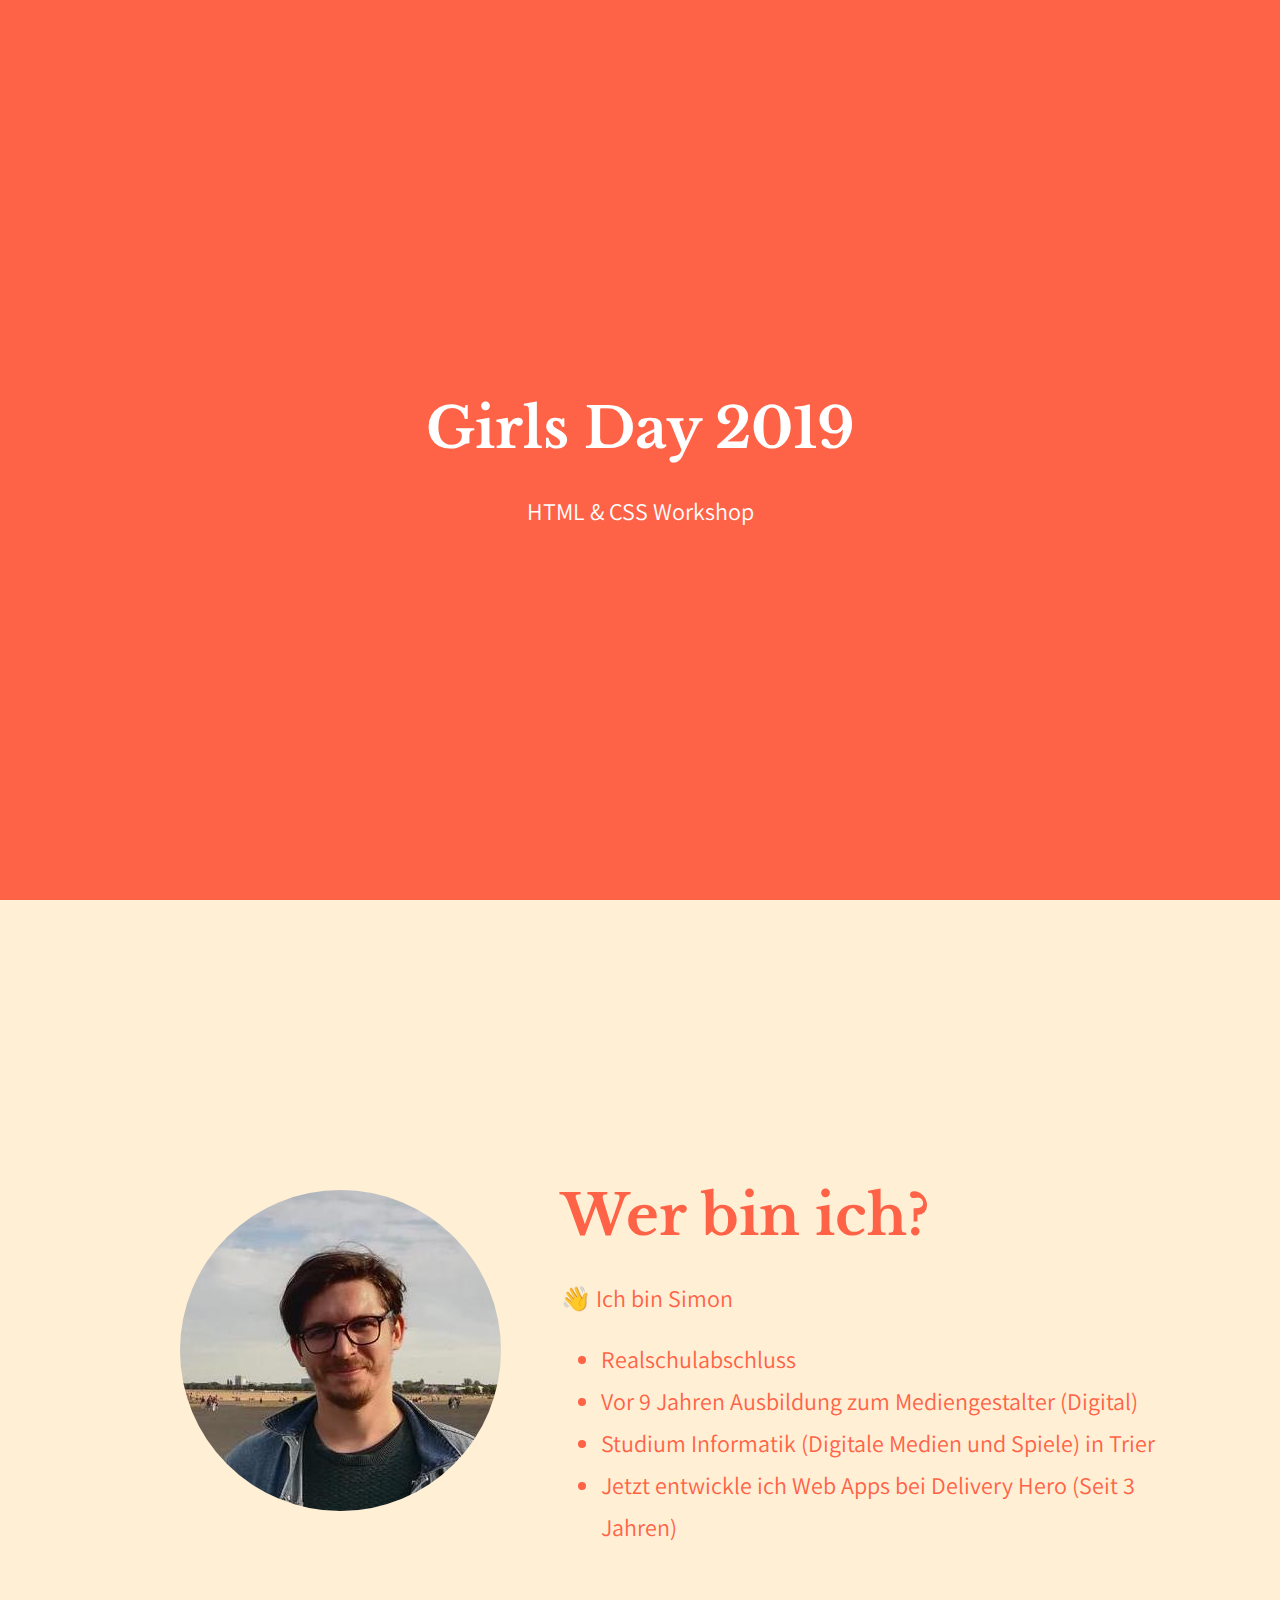
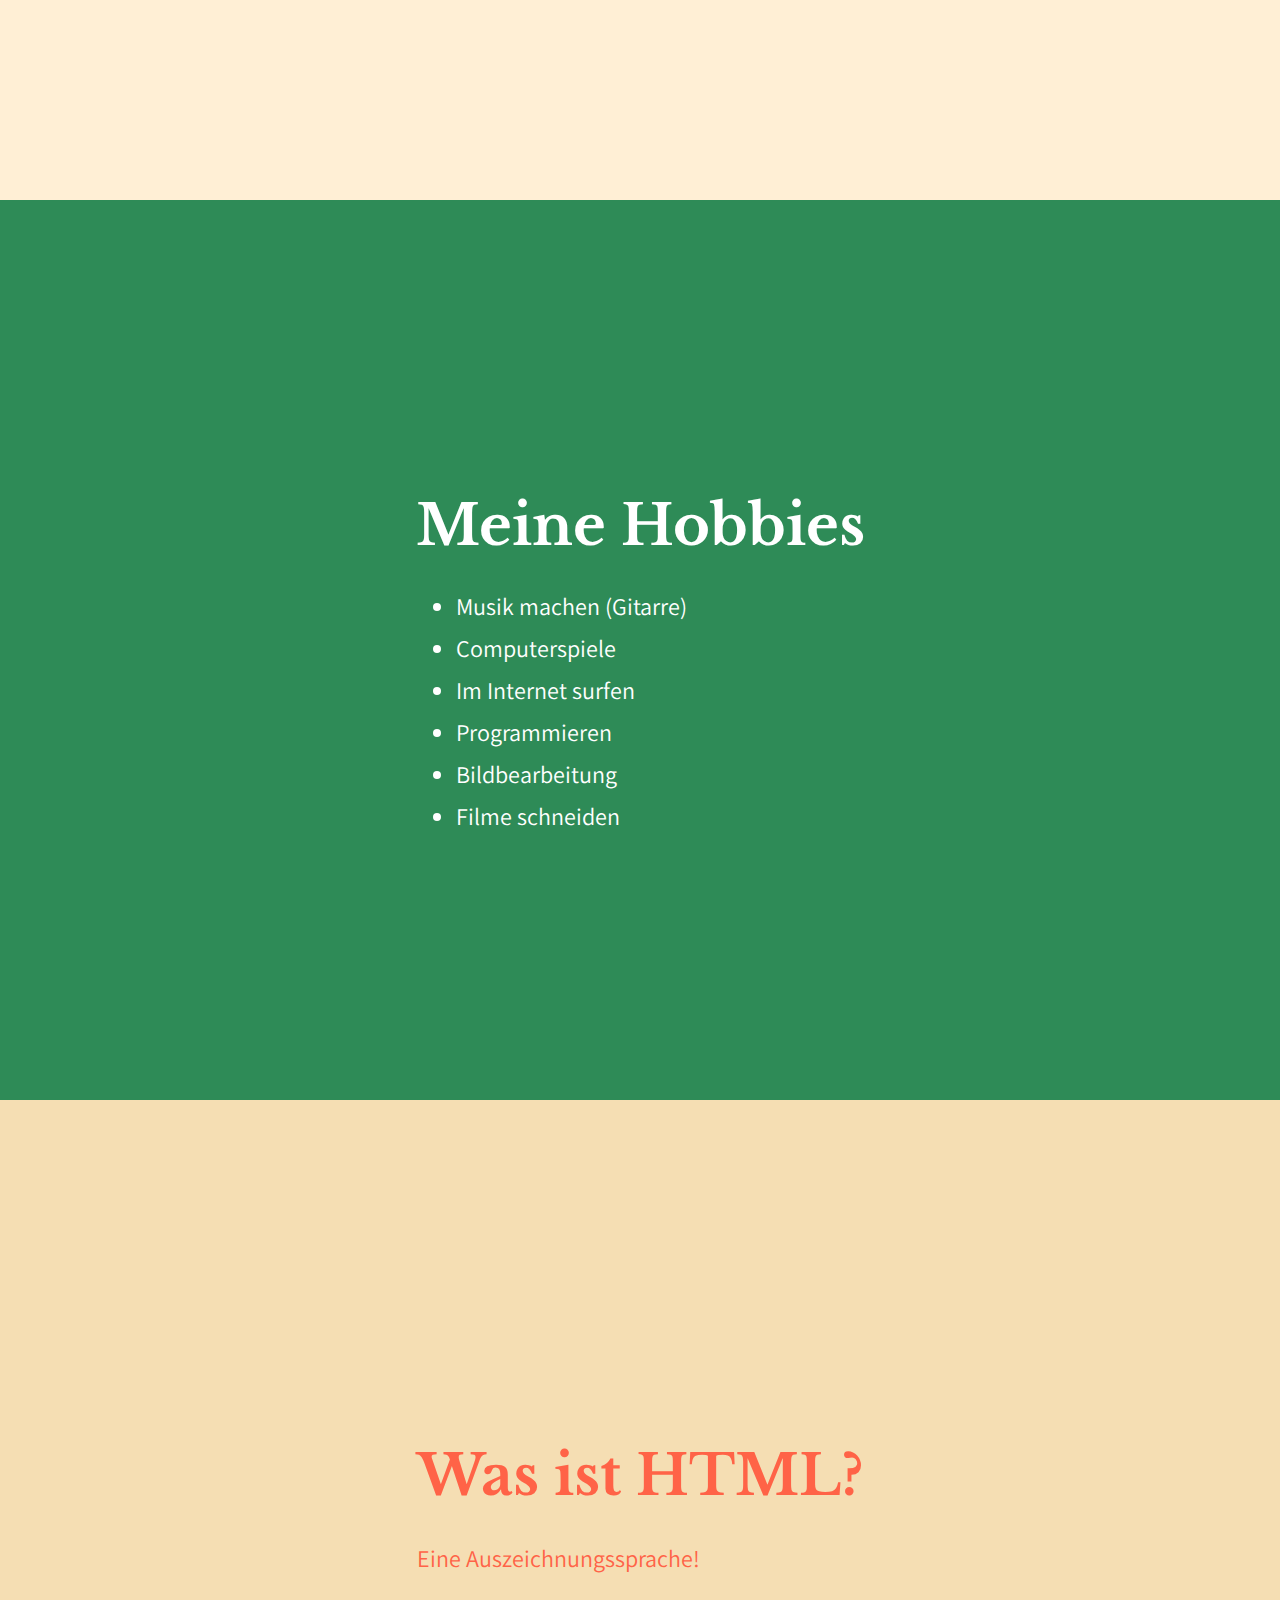
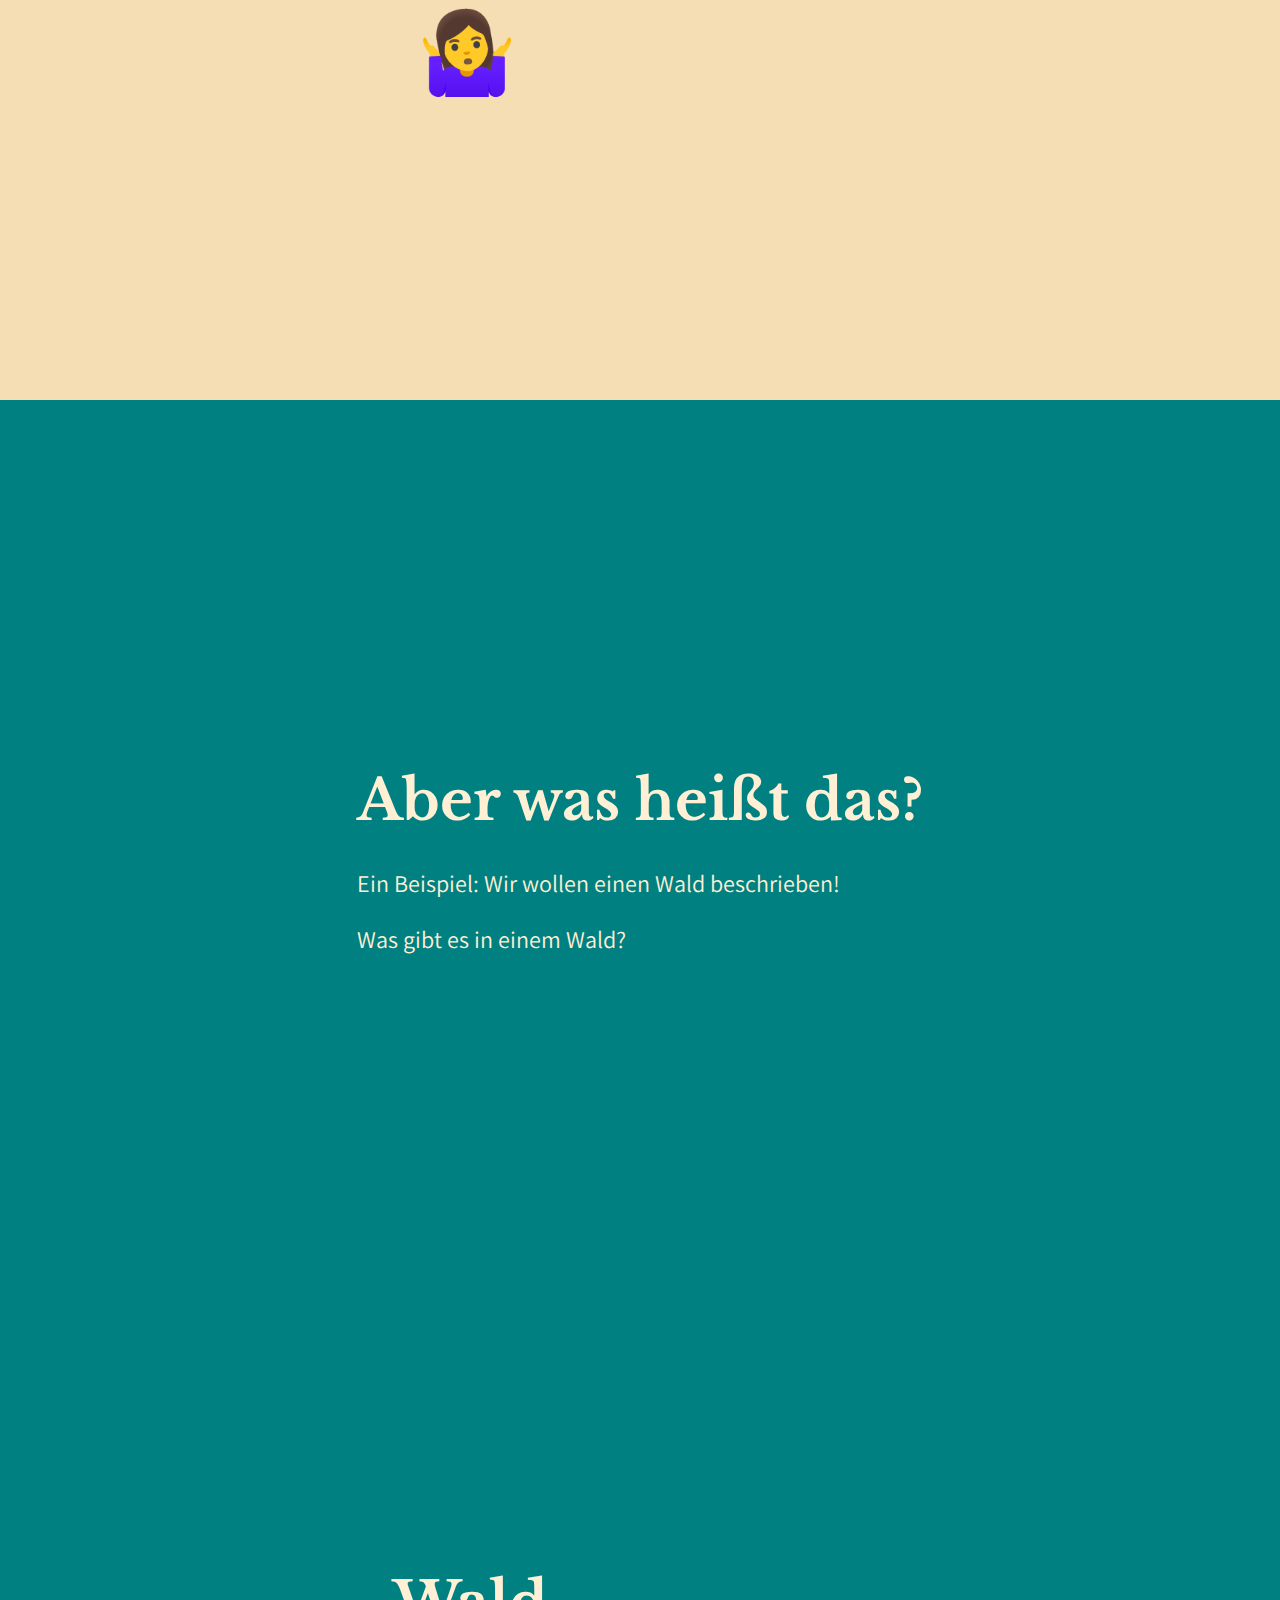
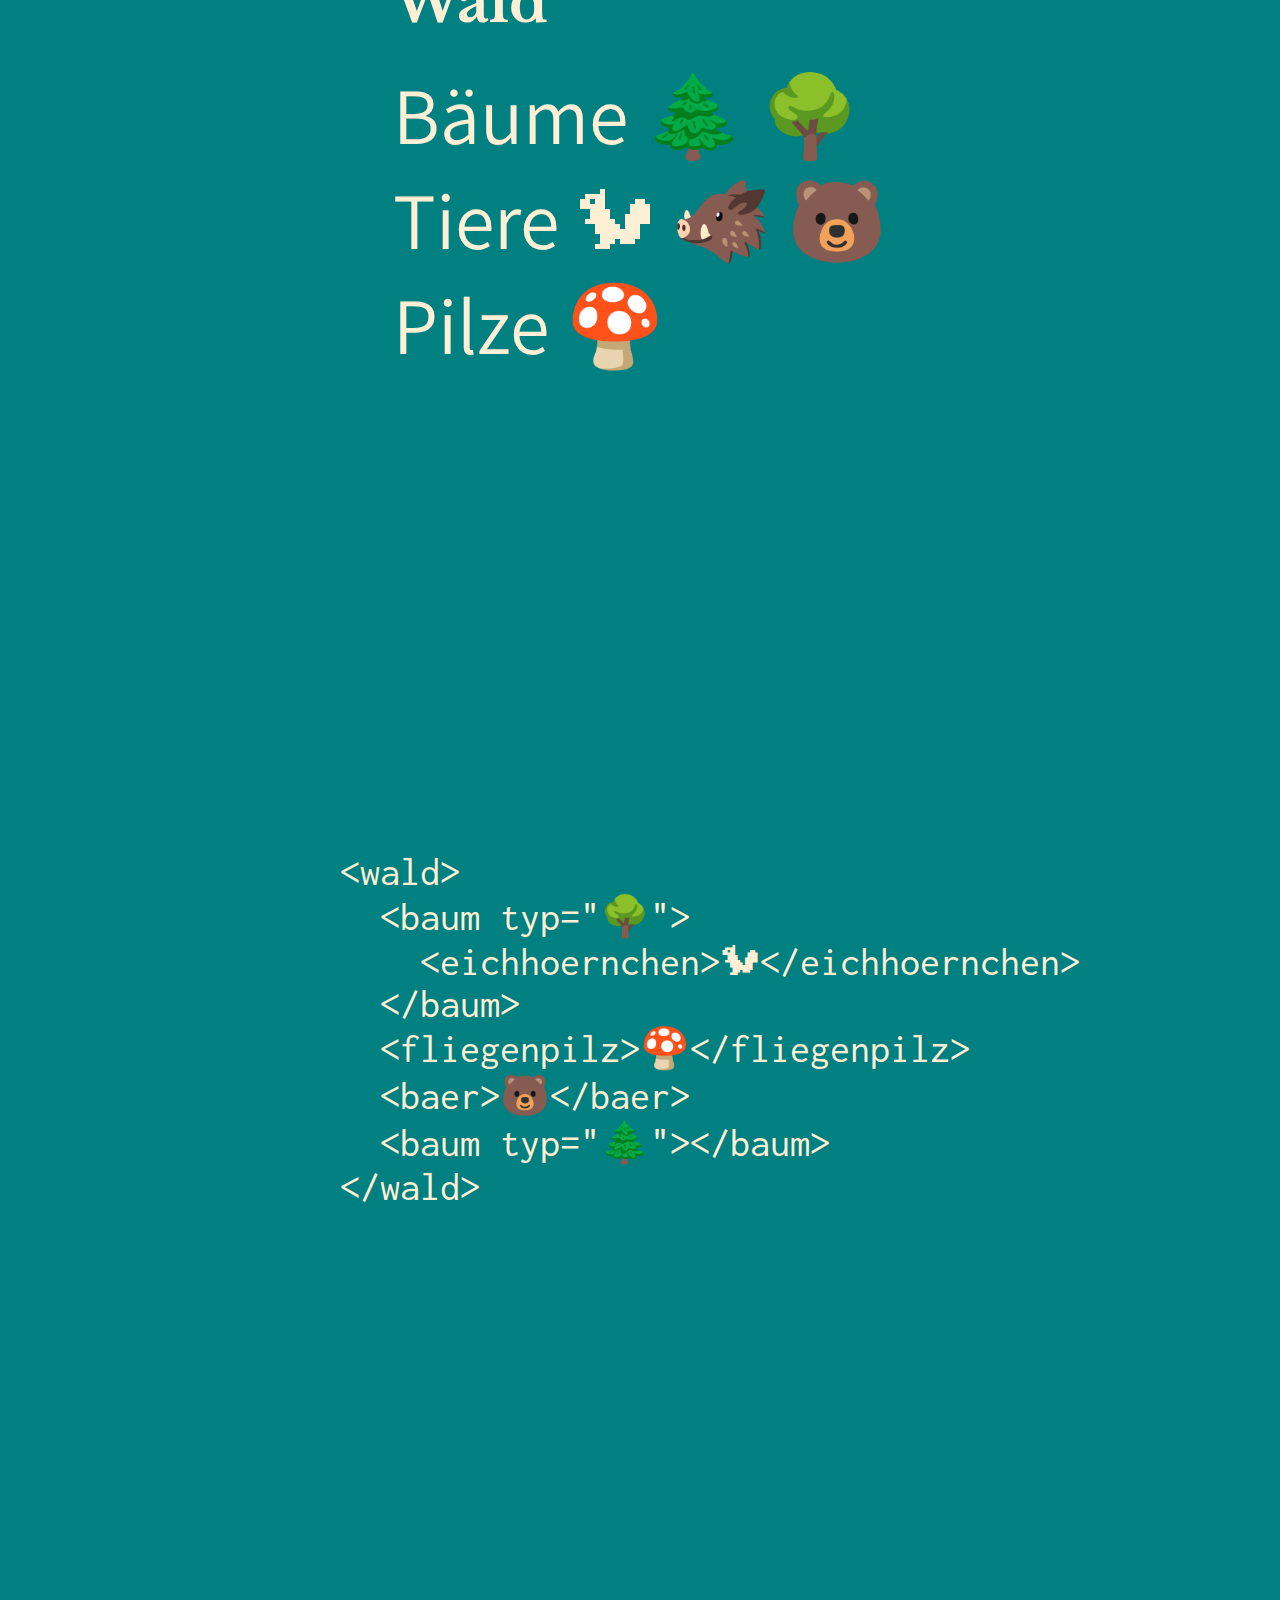
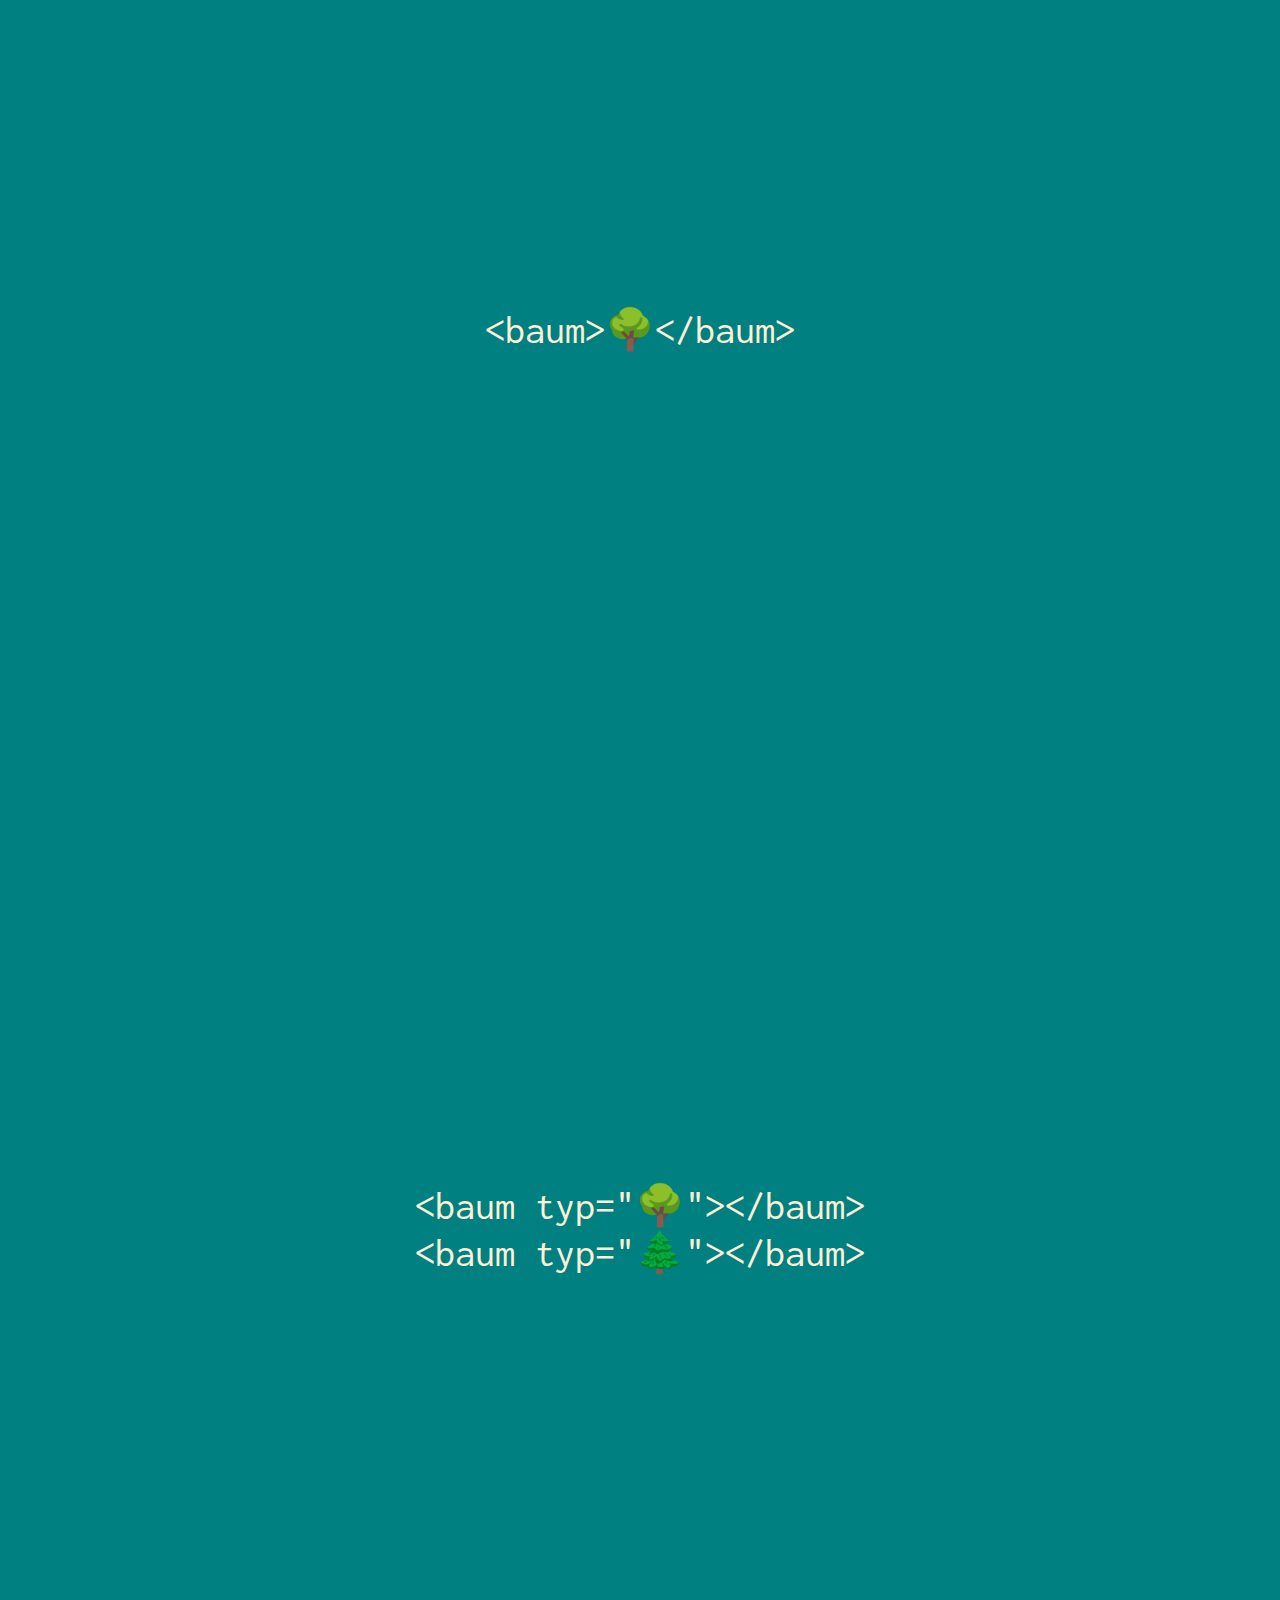
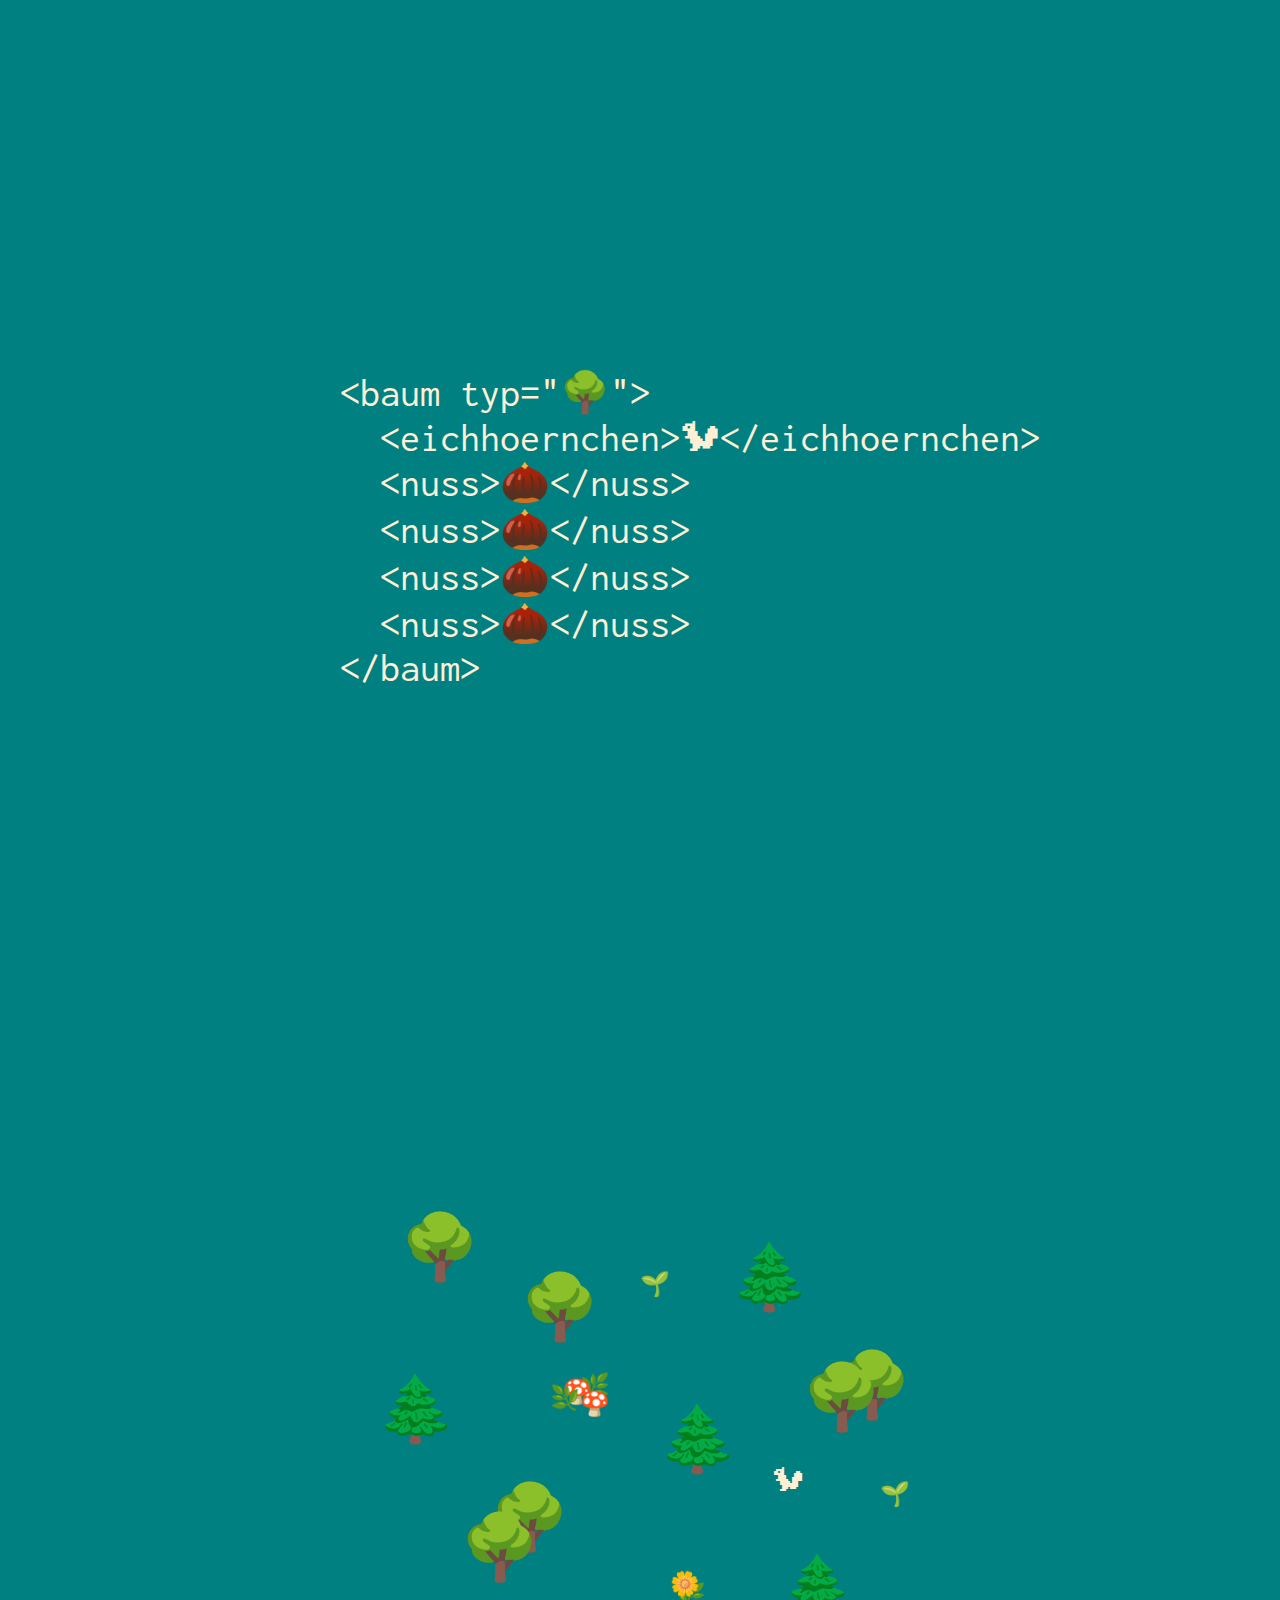
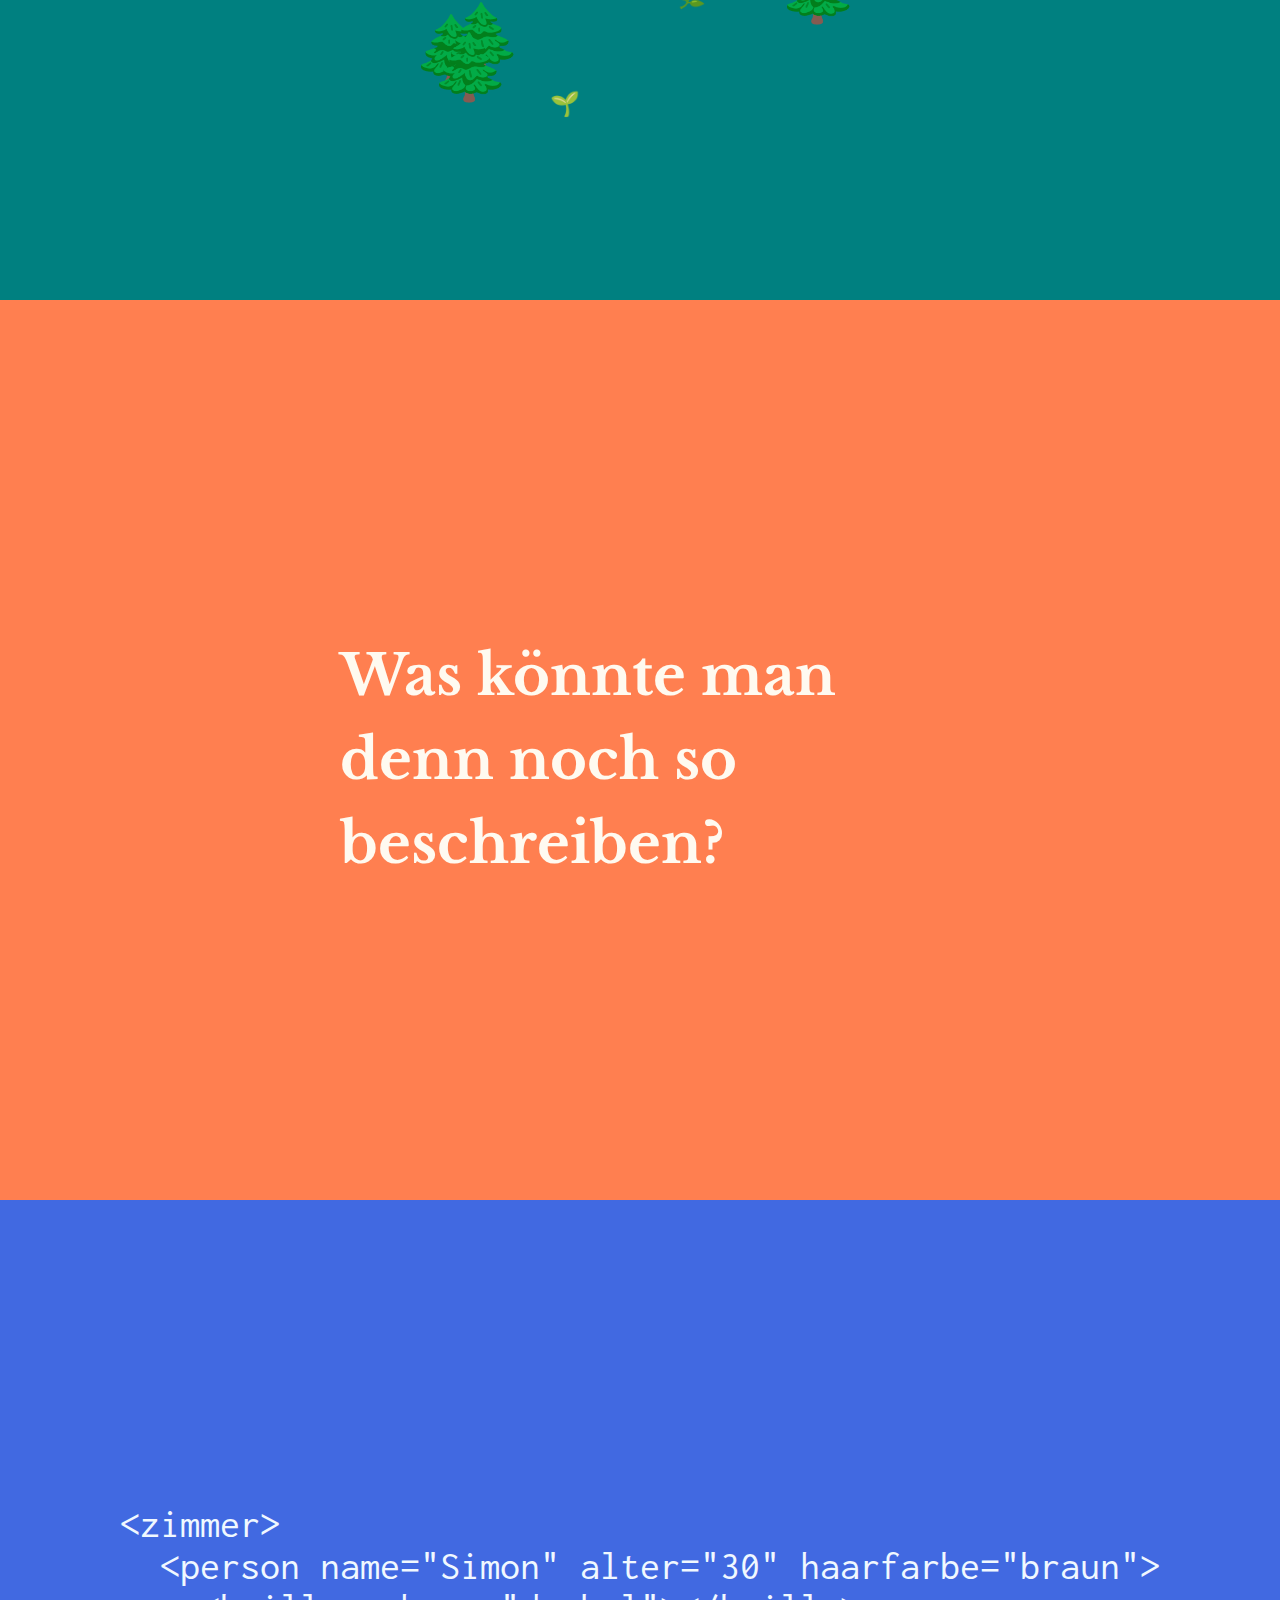
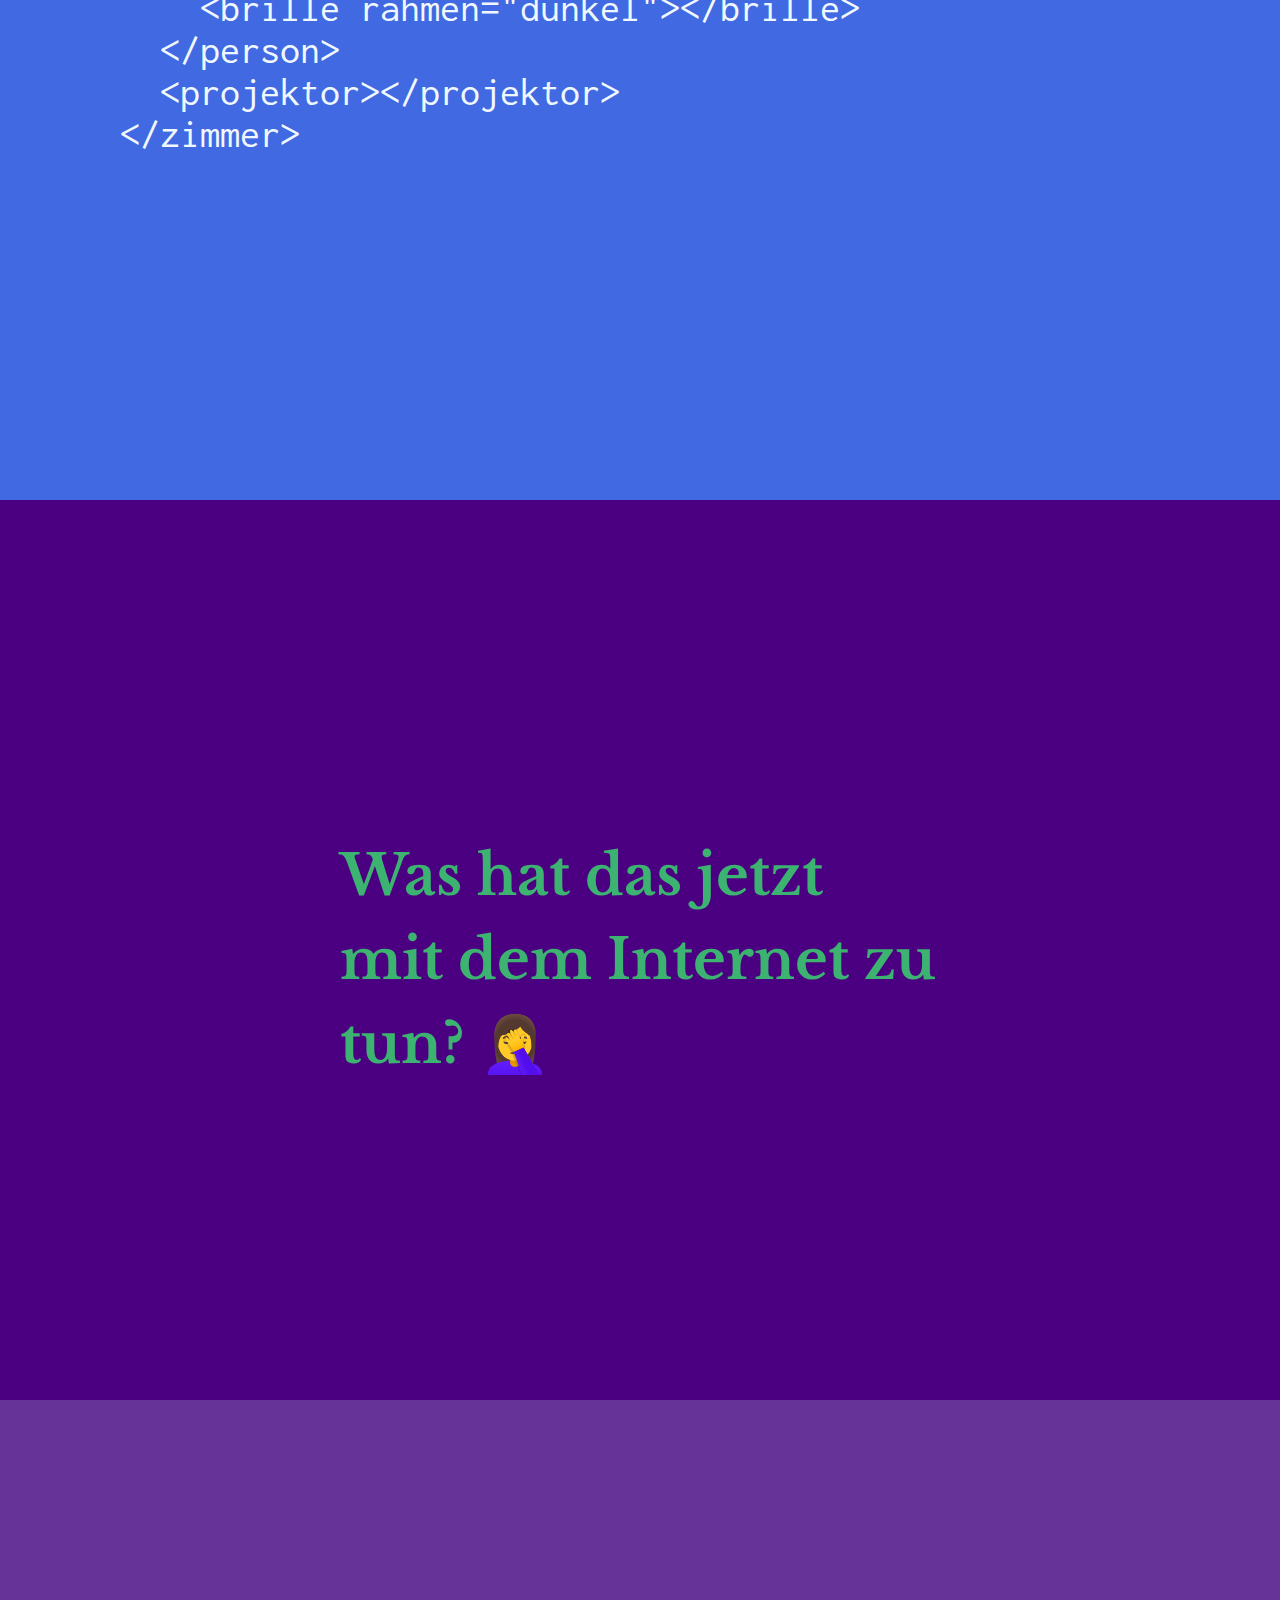
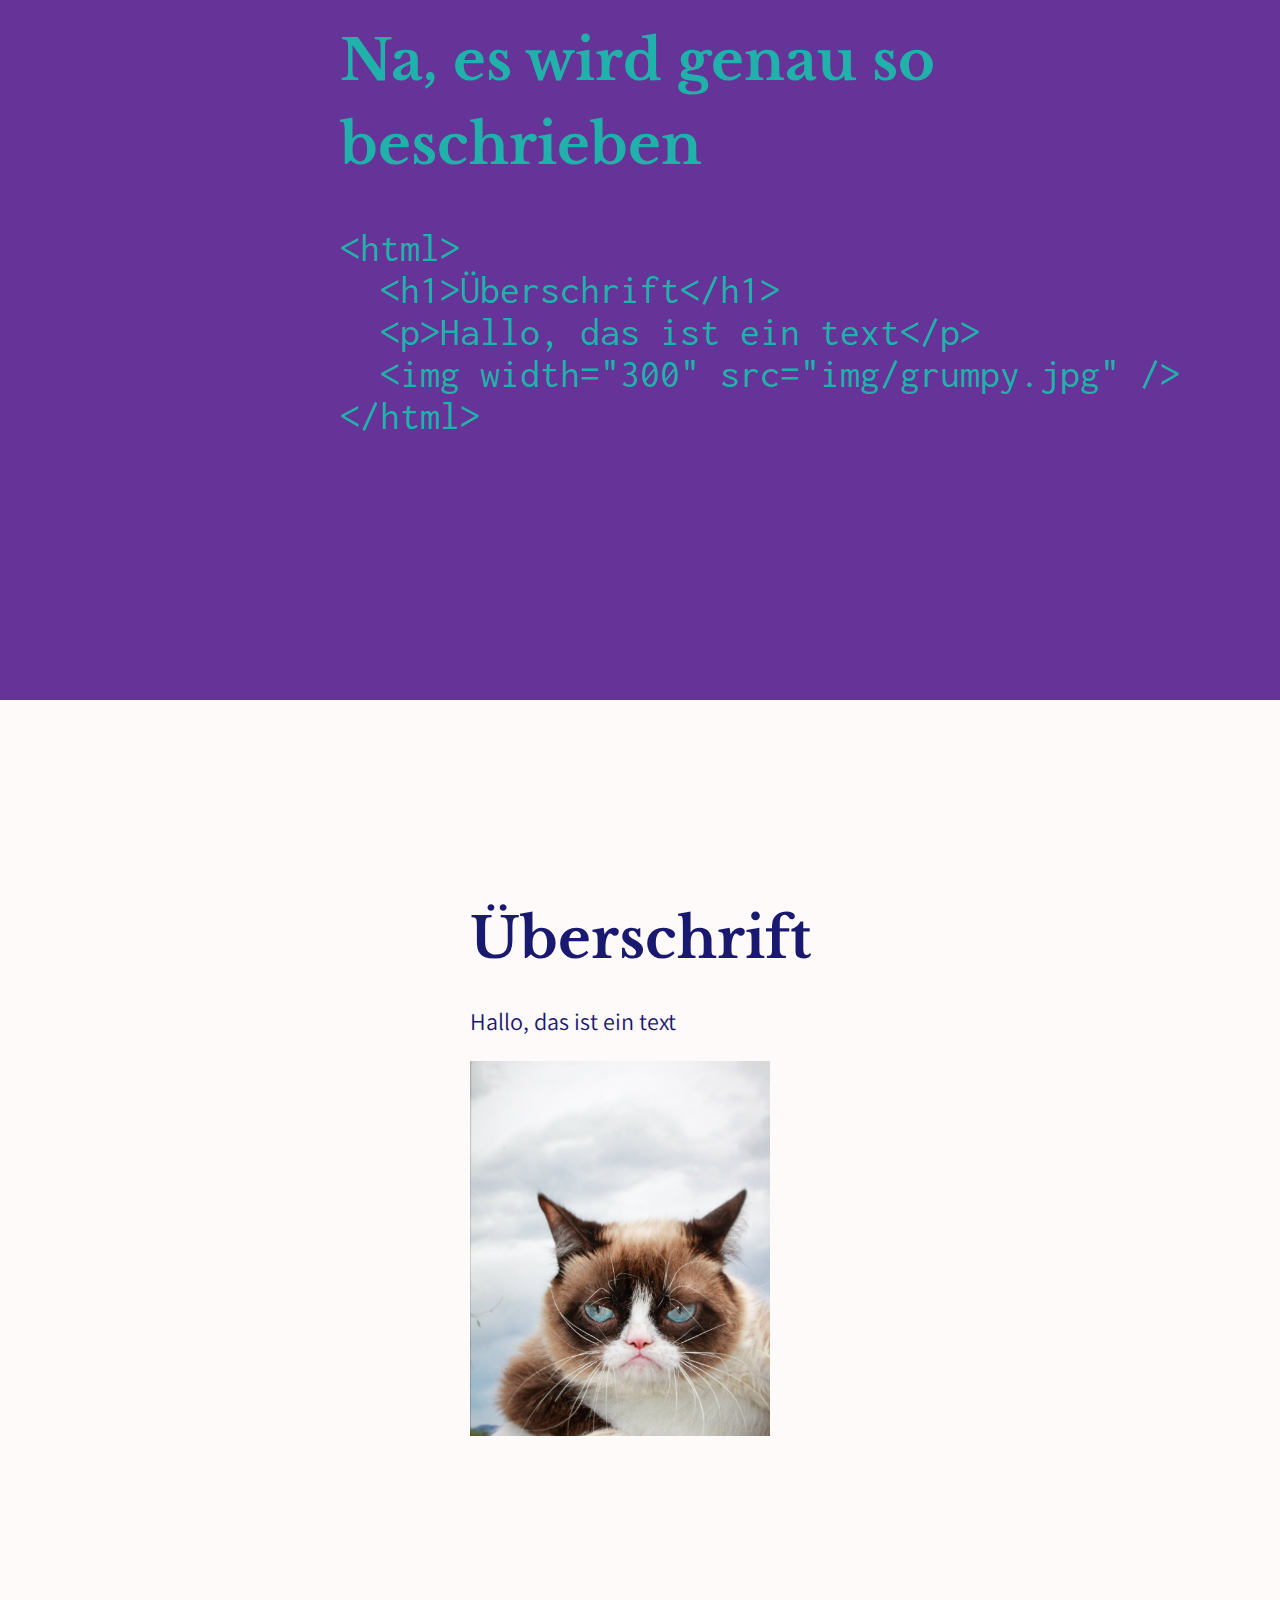
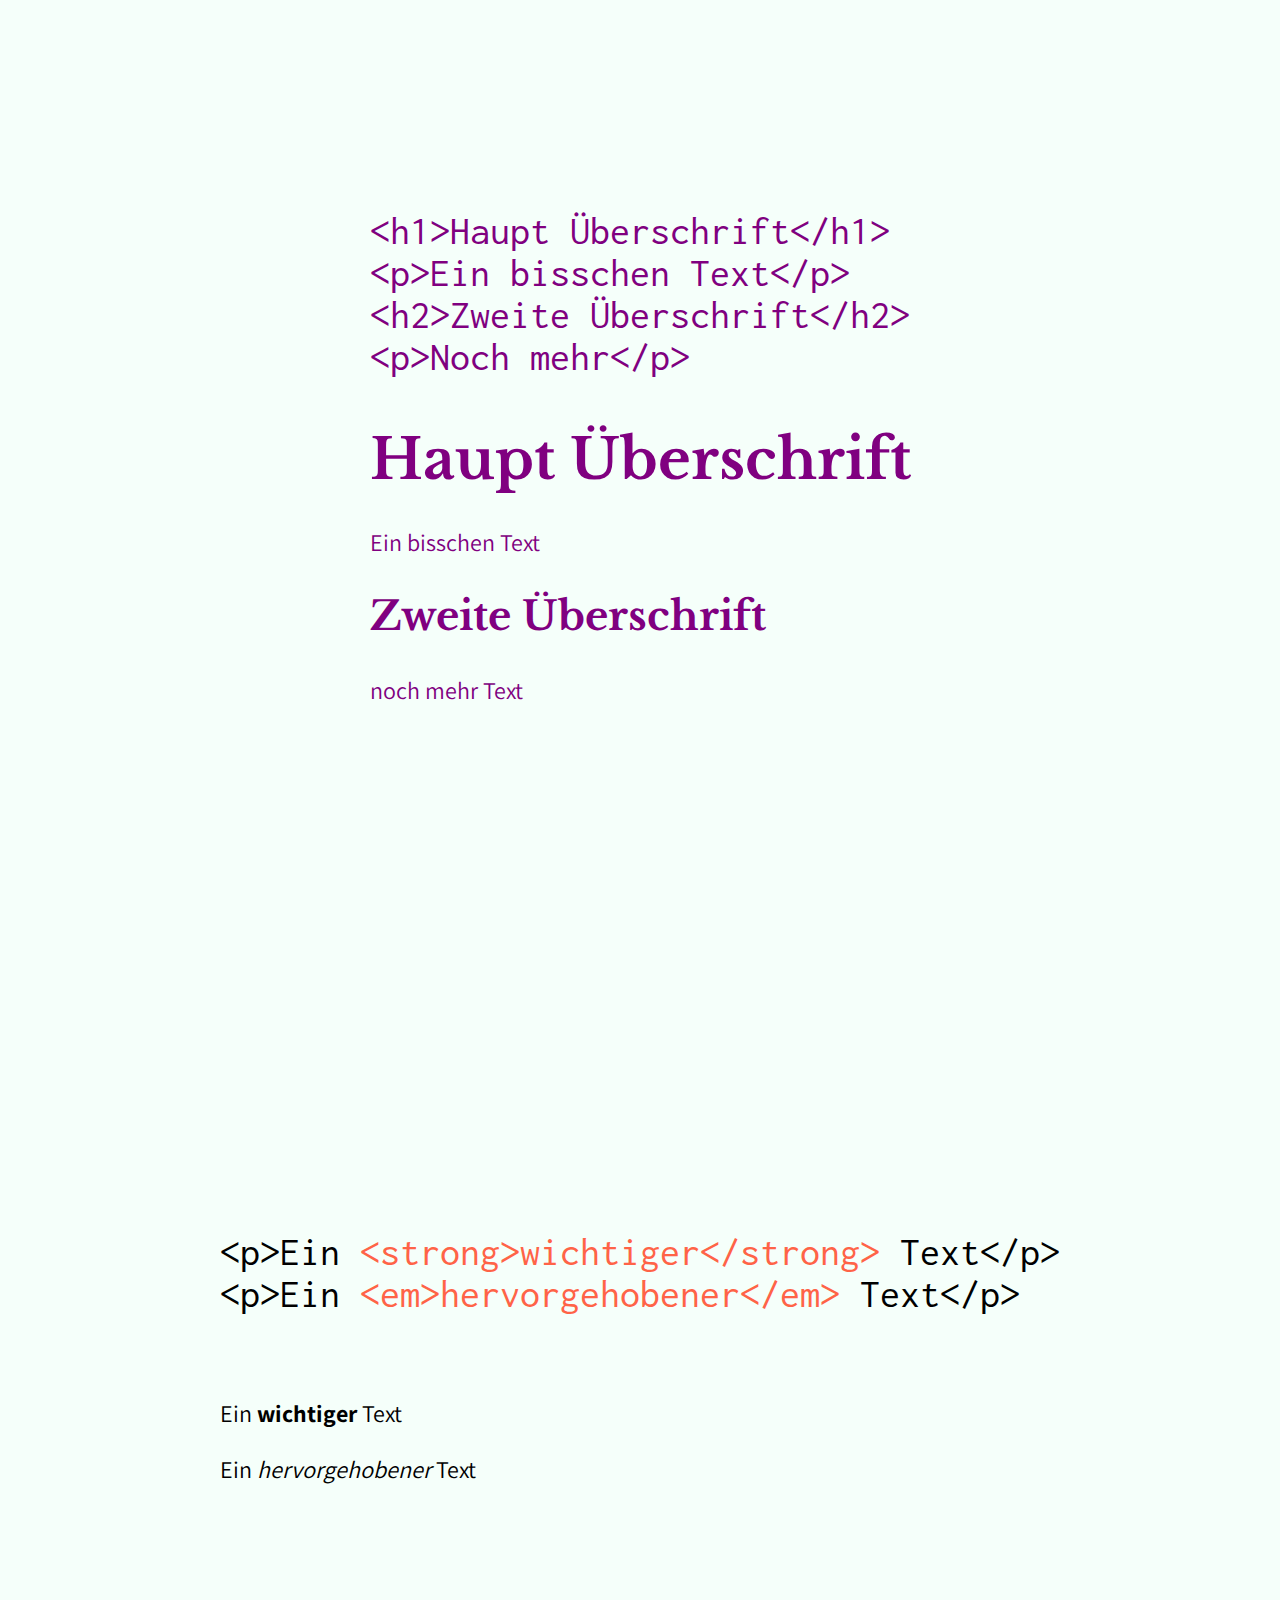
<file: index.html>
<!DOCTYPE html>
<html>
<head>
  <meta charset="utf-8">
  <meta http-equiv="X-UA-Compatible" content="IE=edge">
  <title>Girls Day 2018 HTML/CSS Workshop</title>
  <meta name="viewport" content="width=device-width, initial-scale=1">
  <link href="https://fonts.googleapis.com/css?family=Assistant:300,400,700|Inconsolata|Libre+Baskerville:400,400i"
    rel="stylesheet">
  <link rel="stylesheet" type="text/css" media="screen" href="styles.css">
</head>
<body>
  <div class="slide" style="background-color: tomato; color: #fff;">
    <div class="textbox">
      <h1>Girls Day 2019</h1>
      <p style="text-align: center;">HTML & CSS Workshop</p>
    </div>
  </div>

  <div class="slide" style="background-color: papayawhip; color: tomato;">
    <img src="img/me.jpg" class="me" />
    <div class="textbox">
      <h1>Wer bin ich?</h1>
      <p>👋 Ich bin Simon</p>
      <ul>
        <li>Realschulabschluss</li>
        <li>Vor 9 Jahren Ausbildung zum Mediengestalter (Digital)</li>
        <li>Studium Informatik (Digitale Medien und Spiele) in Trier</li>
        <li>Jetzt entwickle ich Web Apps bei Delivery Hero (Seit 3 Jahren)</li>
      </ul>
    </div>
  </div>

  <div class="slide" style="background-color: seagreen; color: #fff;">
    <div class="textbox">
      <h1>Meine Hobbies</h1>
      <ul>
        <li>Musik machen (Gitarre)</li>
        <li>Computerspiele</li>
        <li>Im Internet surfen</li>
        <li>Programmieren</li>
        <li>Bildbearbeitung</li>
        <li>Filme schneiden</li>
      </ul>
    </div>
  </div>

  <div class="slide" style="background-color: wheat; color: tomato;">
    <div class="textbox">
      <h1>Was ist HTML?</h1>
      <p>Eine Auszeichnungssprache!</p>
      <p class="emoji">🤷‍♀️</p>
    </div>
  </div>

  <div class="slide" style="background-color: teal; color: papayawhip;">
    <div class="textbox">
      <h1>Aber was heißt das?</h1>
      <p>Ein Beispiel: Wir wollen einen Wald beschrieben!</p>
      <p>Was gibt es in einem Wald?</p>
    </div>
  </div>

  <div class="slide" style="background-color: teal; color: papayawhip;">
    <div class="textbox">
      <h1>Wald</h1>
      <p class="emoji">Bäume 🌲 🌳</p>
      <p class="emoji">Tiere 🐿 🐗 🐻</p>
      <p class="emoji">Pilze 🍄</p>
    </div>
  </div>

  <div class="slide" style="background-color: teal; color: papayawhip;">
    <div class="textbox">
      <pre>
&lt;wald&gt;
  &lt;baum typ="🌳"&gt;
    &lt;eichhoernchen&gt;🐿&lt;/eichhoernchen&gt;
  &lt;/baum&gt;
  &lt;fliegenpilz&gt;🍄&lt;/fliegenpilz&gt;
  &lt;baer&gt;🐻&lt;/baer&gt;
  &lt;baum typ="🌲"&gt;&lt;/baum&gt;
&lt;/wald&gt;
      </pre>
    </div>
  </div>

  <div class="slide" style="background-color: teal; color: papayawhip;">
    <div class="textbox">
      <pre>
&lt;baum&gt;🌳&lt;/baum&gt;
      </pre>
    </div>
  </div>

  <div class="slide" style="background-color: teal; color: papayawhip;">
    <div class="textbox">
      <pre>
&lt;baum typ="🌳"&gt;&lt;/baum&gt;
&lt;baum typ="🌲"&gt;&lt;/baum&gt;
      </pre>
    </div>
  </div>

  <div class="slide" style="background-color: teal; color: papayawhip;">
    <div class="textbox">
      <pre>
&lt;baum typ="🌳"&gt;
  &lt;eichhoernchen&gt;🐿&lt;/eichhoernchen&gt;
  &lt;nuss&gt;🌰&lt;/nuss&gt;
  &lt;nuss&gt;🌰&lt;/nuss&gt;
  &lt;nuss&gt;🌰&lt;/nuss&gt;
  &lt;nuss&gt;🌰&lt;/nuss&gt;
&lt;/baum&gt;
      </pre>
    </div>
  </div>

  <div class="slide" style="background-color: teal; color: papayawhip;">
    <div class="forest">
      <div class="forest-entry" style="left: 30%; top: 20%">🌳</div>
      <div class="forest-entry" style="left: 73%; top: 67%">🌲</div>
      <div class="forest-entry" style="left: 25%; top: 55%">🌳</div>
      <div class="forest-entry" style="left: 20%; top: 60%">🌳</div>
      <div class="forest-entry" style="left: 10%; top: 10%">🌳</div>
      <div class="forest-entry" style="left: 12%; top: 77%">🌲</div>
      <div class="forest-entry" style="left: 17%; top: 75%">🌲</div>
      <div class="forest-entry" style="left: 15%; top: 80%">🌲</div>
      <div class="forest-entry" style="left: 40%; top: 37%; font-size: 1.5em">🌿</div>
      <div class="forest-entry" style="left: 37%; top: 38%; font-size: 1.5em">🍄</div>
      <div class="forest-entry" style="left: 35%; top: 39%; font-size: 1.5em; transform: scaleX(-1)">🌿</div>
      <div class="forest-entry" style="left: 40%; top: 40%; font-size: 1.5em">🍄</div>
      <div class="forest-entry" style="left: 56%; top: 72%; font-size: 1.5em">🌿</div>
      <div class="forest-entry" style="left: 55%; top: 70%; font-size: 1.5em">🌼</div>

      <div class="forest-entry" style="left: 50%; top: 20%; font-size: 1.5em">🌱</div>
      <div class="forest-entry" style="left: 35%; top: 90%; font-size: 1.5em">🌱</div>
      <div class="forest-entry" style="left: 90%; top: 55%; font-size: 1.5em">🌱</div>
      
      
      
      
      <div class="forest-entry" style="left: 82%; top: 33%">🌳</div>
      <div class="forest-entry" style="left: 77%; top: 35%">🌳</div>
      <div class="forest-entry" style="left: 53%; top: 42%">🌲</div>
      <div class="forest-entry" style="left: 6%; top: 37%">🌲</div>
      <div class="forest-entry" style="left: 65%; top: 15%">🌲</div>

      <div class="forest-entry squirrel" style="left: 72%; top: 52%; font-size: 2em">🐿</div>
    </div>
  </div>

  <div class="slide" style="background-color: coral; color: floralwhite;">
    <div class="textbox">
      <h1>Was könnte man denn noch so beschreiben?</h1>
    </div>
  </div>

  <div class="slide" style="background-color: royalblue; color: aliceblue;">
      <pre>
&lt;zimmer&gt;
  &lt;person name="Simon" alter="30" haarfarbe="braun"&gt;
    &lt;brille rahmen="dunkel"&gt;&lt;/brille&gt;
  &lt;/person&gt;
  &lt;projektor&gt;&lt;/projektor&gt;
&lt;/zimmer&gt;
      </pre>
  </div>

  <div class="slide" style="background-color: indigo; color: mediumseagreen;">
    <div class="textbox">
      <h1>Was hat das jetzt mit dem Internet zu tun? 🤦‍♀️</h1>
    </div>
  </div>

  <div class="slide" style="background-color: rebeccapurple; color: lightseagreen;">
    <div class="textbox"> 
      <h1>Na, es wird genau so beschrieben</h1>
      <pre>
&lt;html&gt;
  &lt;h1&gt;Überschrift&lt;/h1&gt;
  &lt;p&gt;Hallo, das ist ein text&lt;/p&gt;
  &lt;img width="300" src="img/grumpy.jpg" /&gt;
&lt;/html&gt;
      </pre>
    </div>
  </div>

  <div class="slide" style="background-color: snow; color: midnightblue;">
    <div class="textbox">
      <h1>Überschrift</h1>
      <p>Hallo, das ist ein text</p>
      <img width="300" src="img/grumpy.jpg">
    </div>
  </div>

  <div class="slide" style="background-color: mintcream; color:  purple;">
    <div class="textbox">
<pre>
&lt;h1&gt;Haupt Überschrift&lt;/h1&gt;
&lt;p&gt;Ein bisschen Text&lt;/p&gt;
&lt;h2&gt;Zweite Überschrift&lt;/h2&gt;
&lt;p&gt;Noch mehr&lt;/p&gt;
</pre>
      <h1>Haupt Überschrift</h1>
      <p>Ein bisschen Text</p>
      <h2>Zweite Überschrift</h2>
      <p>noch mehr Text</p>
    </div>
  </div>

  <div class="slide" style="background-color: mintcream; color:  black;">
    <div style="max-width:900px;">
      <pre>
&lt;p&gt;Ein <span style="color: tomato;">&lt;strong&gt;wichtiger&lt;/strong&gt;</span> Text&lt;/p&gt;
&lt;p&gt;Ein <span style="color: tomato;">&lt;em&gt;hervorgehobener&lt;/em&gt;</span> Text&lt;/p&gt;
      </pre>  
      <div class="textbox">
        <p>Ein <strong>wichtiger</strong> Text</p>
        <p>Ein <em>hervorgehobener</em> Text</p>
      </div>
    </div>
  </div>

  <div class="slide" style="background-color: mintcream; color:  black;">
    <div style="max-width:900px;">
      <pre>
&lt;p&gt;Das ist ein Text und <span style="color: tomato;">&lt;br&gt;</span>er bricht um&lt;/p&gt;
        </pre>
      <div class="textbox">
        <p>Das ist ein Text<br>und er bricht um</p>
      </div>
    </div>
  </div>

  <div class="slide" style="background-color: mintcream; color:  black;">
    <div style="max-width:900px;">
      <pre>
  &lt;p&gt;<span style="color: tomato;">&lt;a href="https://instagram.com"&gt;Hier&lt;/a&gt;</span> 
  kommt ihr wo anders hin&lt;/p&gt;
          </pre>
      <div class="textbox">
        <p><a href="https://www.instagram.com/tchock/" target="_blank">Hier</a> kommt ihr wo anders hin</p>
      </div>
    </div>
  </div>

  <div class="slide" style="background-color: mintcream; color:  purple;">
    <div class="textbox">
      <pre>
&lt;ul&gt;
  &lt;li&gt;Eine&lt;/li&gt;
  &lt;li&gt;Auflistung&lt;/li&gt;
  &lt;li&gt;von&lt;/li&gt;
  &lt;li&gt;Dingen&lt;/li&gt;
&lt;/ul&gt;
      </pre>
      <ul>
        <li>Eine</li>
        <li>Auflistung</li>
        <li>von</li>
        <li>Dingen</li>
      </ul>
    </div>
  </div>

  <div class="slide" style="background-color: mintcream; color:  purple;">
    <div class="textbox">
      <pre>
&lt;ol&gt;
  &lt;li&gt;Eine&lt;/li&gt;
  &lt;li&gt;Aufzählung&lt;/li&gt;
  &lt;li&gt;von&lt;/li&gt;
  &lt;li&gt;Dingen&lt;/li&gt;
&lt;/ol&gt;
      </pre>
      <ol>
        <li>Eine</li>
        <li>Aufzählung</li>
        <li>von</li>
        <li>Dingen</li>
      </ol>
    </div>
  </div>

  <div class="slide" style="background-color: mintcream; color:  purple;">
    <div>
      <pre>
&lt;img src="img/dance.webp" width="200" &gt;
      </pre>
      <img src="img/dance.webp" width="200" >
    </div>
  </div>

  <div class="slide" style="background-color: mintcream; color:  purple;">
    <div>
      <pre>
&lt;iframe 
  src="https://www.youtube.com/embed/a1Y73sPHKxw" 
  width="560" height="315"
  ...
&gt;&lt;/iframe&gt;
      </pre>
      <div style="display: flex;justify-content:center;">
        <iframe width="560" height="315" src="https://www.youtube.com/embed/a1Y73sPHKxw" frameborder="0"
          allow="accelerometer; autoplay; encrypted-media; gyroscope; picture-in-picture" allowfullscreen></iframe>
      </div>
      
    </div>
  </div>

  <div class="slide" style="background-color: royalblue; color: papayawhip;">
    <div>
      <pre>
&lt;h1 style="background-color: yellow; color: black;"&gt;
  Ich bin kreativ 👩‍🎨
&lt;/h1&gt;
      </pre>
      <div style="text-align: center">
        <h1 style="background-color: yellow; color: black; display: inline-block; padding: 0 0.5em" > Ich bin kreativ 👩‍🎨 </h1>
      </div>
    </div>
  </div>

  <div class="slide" style="background-color: teal; color: papayawhip;">
    <div class="textbox">
      <h1>CSS ✨💅</h1>
      <p>Cascading Style Sheet</p>
    </div>
  </div>

  <div class="slide unstyled">
    <img src="img/yawn.gif" width="200" />
    <h1>Langweilig!</h1>
    <p>Ich bin ein ziemlich einfacher Text</p>
  </div>

  <div class="slide" style="background-color: slateblue; color: yellow">
    <img src="img/party.gif" width="200" style="margin-right: 60px;" class="pump" />
    <div>
      <h1 style="transform: rotate(15deg)">Party! 🎉</h1>
      <p>
        😲
        <span style="font-size: 1em">W</span>
        <span style="font-size: 2em">o</span>
        <span style="font-size: 2.5em">w</span>
        <span style="font-size: 3em">!</span>
        </p>
      <p style="font-size: 2em; display: inline-block; margin-left: 150px" class="rotate">OMG! 😱</p>
    </div>
  </div>  

  <div class="slide" style="background-color: royalblue; color: papayawhip;">
    <div class="textbox">
      <pre>
&lt;div&gt;Ein bisschen text&lt;/div&gt;
&lt;span&gt;Ein bisschen text&lt;/span&gt;
      </pre>
      <p>
        HTML Elemente ohne Bedeutung. <br>
        Das ist perfekt um sie mit CSS zu gestalten.
      </p>
    </div>
  </div>

  <div class="slide" style="background-color: royalblue; color: papayawhip;">
    <div>
      <pre>
width: 150px;
height: 150px;
padding: 30px;
background-color: purple;
color: yellow;
border: 3px solid yellow;
      </pre>
      <div style="
        width: 150px;
        height: 150px;
        padding: 30px;
        background-color: purple;
        color: yellow;
        margin: 0 auto;
        border: 3px solid yellow;
      ">
        Ich bin ein Text in einer Box  
      </div>
    </div>
  </div>

  <div class="slide" style="background-color: papayawhip; color: tomato;">
    <div>
      <div style="text-align: right">
        <p style="
          position: relative;
          color: black; 
          transform: rotate(-10deg);
          display: inline-block;
          margin: 0;
          margin-bottom: 30px;
          margin-right: 320px;
        ">
          <span class="wiggle-arrow" style="
            position: absolute;
            bottom: -100px;
            right: 10px;
            font-size: 2.5em;
            transform: rotate(60deg);
          ">⤵</span>
          <span class="wiggle-text">Was ist daran blöd?</span>
          
        </p>
      </div>
      <pre>
&lt;div style="
  width: 150px;
  height: 150px;
  padding: 30px;
  background-color: purple;
  color: yellow;
"&gt;
  Ich bin ein Text in einer Box
&lt;/div&gt;
        </pre>
        <div style="text-align: right">
          <p style="
                              position: relative;
                              color: black; 
                              transform: rotate(-10deg);
                              display: inline-block;
                              margin: 0;
                              margin-bottom: 30px;
                            ">
            Was macht ihr, wenn ihr zwei lila Boxen haben wollt?
          </p>
        </div>
    </div>
  </div>

  <div class="slide" style="background-color: papayawhip; color: tomato;">
    <div>
      <pre>
&lt;style&gt;
  .lila-box {
    width: 150px;
    height: 150px;
    padding: 30px;
    background-color: purple;
    color: yellow;
  }
&lt;/style&gt;

&lt;div class="lila-box" &gt;
  Ich bin ein Text in einer Box
&lt;/div&gt;
      </pre>

      <style>
        .lila-box {
          width: 150px;
          height: 150px;
          padding: 30px;
          margin: 20px;
          background-color: purple;
          color: yellow;
          display: inline-block;
        }
      </style>
    </div>
  </div>

  <div class="slide" style="background-color: papayawhip; color: tomato;">
    <div>
      <h1>Jetzt müsst den Style nur einmal ändern! 💁</h1>

      <style>
        .lila-box {
          width: 150px;
          height: 150px;
          padding: 30px;
          margin: 20px;
          background-color: purple;
          color: yellow;
          display: inline-block;
        }
      </style>
      <div class="lila-box">
        Ich bin ein Text in einer Box
      </div>
      <div class="lila-box">
        Ich bin ein Text in einer Box
      </div>
    </div>
  </div>

  <div class="slide" style="background-color: papayawhip; color: tomato;">
    <div class="textbox" style="max-width: 800px">
      <h1>Das ganze Web funktioniert mit HTML und CSS</h1>
      <p>Zum Beispiel:</p>
      <ul>
        <li>Instagram</li>
        <li>Teile von Spotify</li>
        <li>Facebook</li>
      </ul>
    </div>
  </div>

  <div class="slide" style="background-color: papayawhip; color: tomato;">
    <div class="textbox" style="max-width: 800px">
      <h1>Und jetzt seid ihr dran 👩‍💻</h1>
      <p>Macht eure eigenen Webseiten und erzählt Geschichten!</p>
    </div>
  </div>

  <script src="scripts.js"></script>
</body>
</html>
</file>
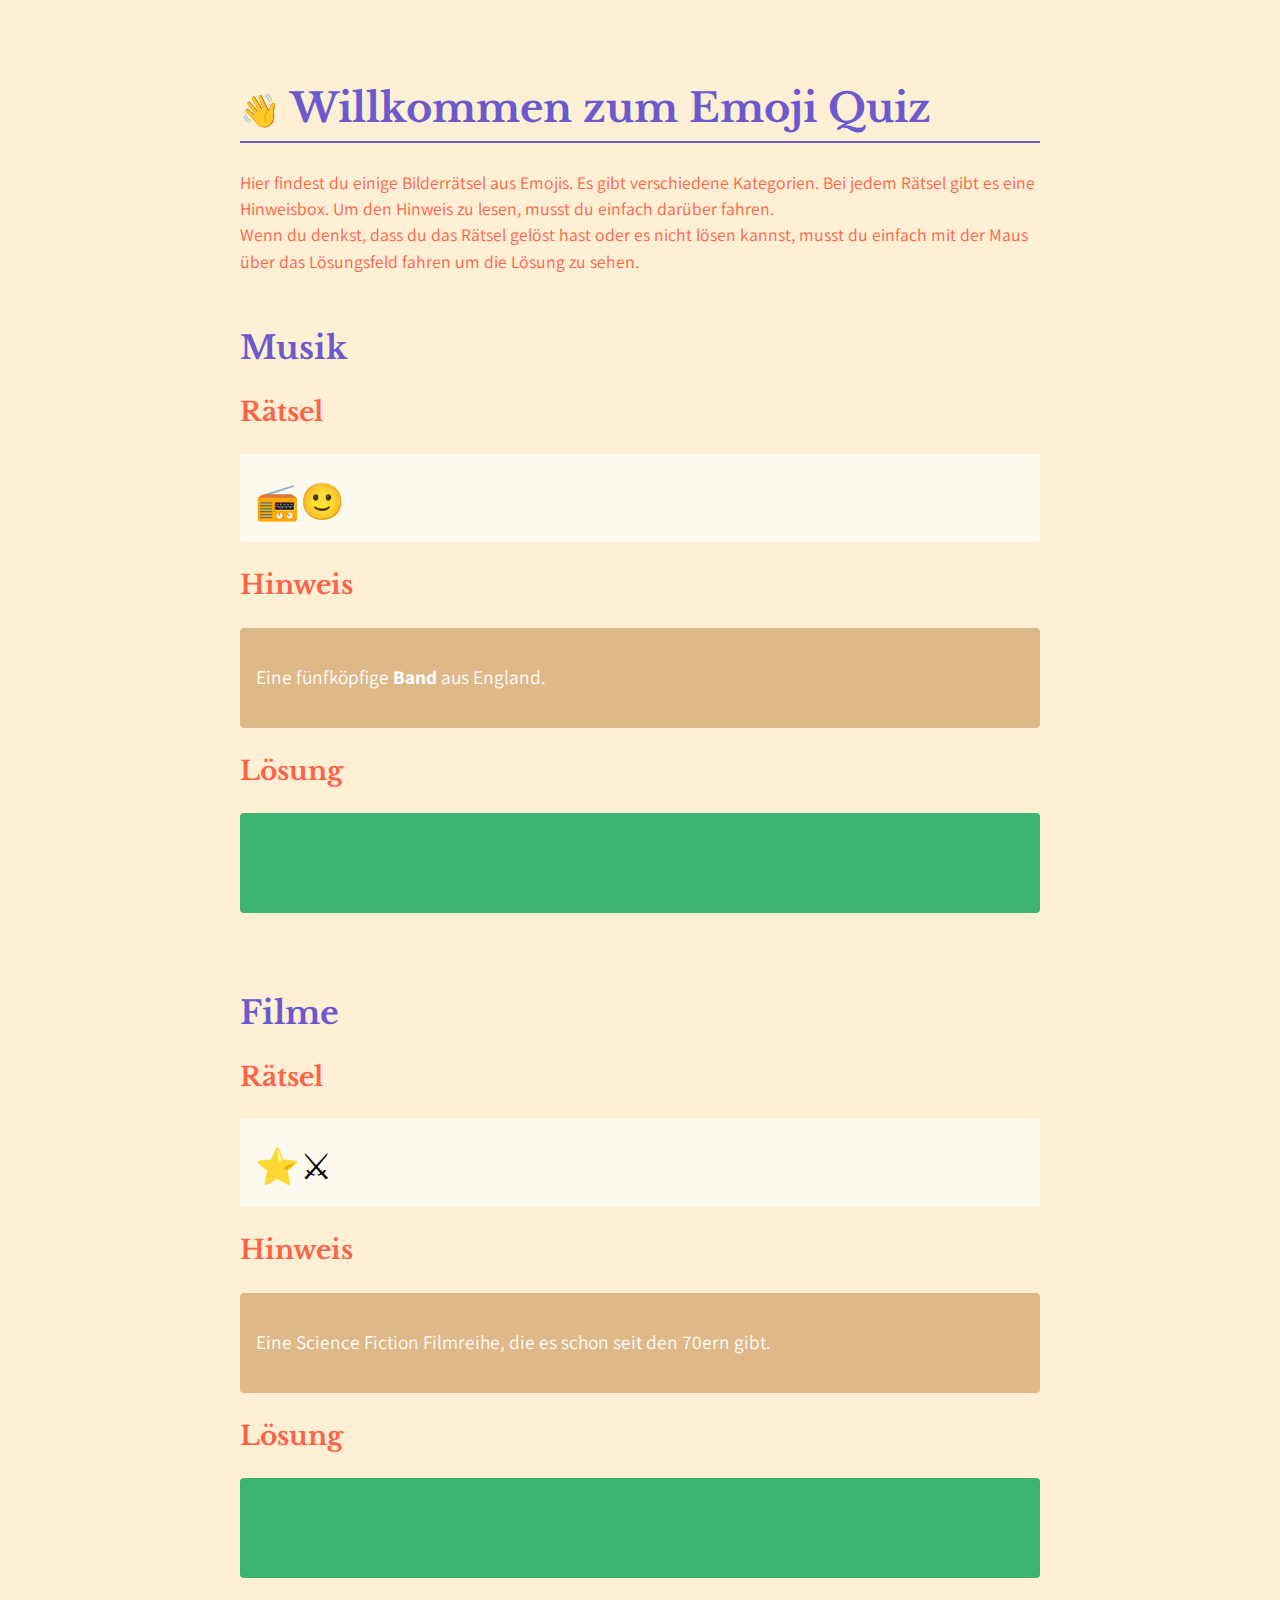
<file: aufgabe/index.html>
<!DOCTYPE html>
<html lang="en">
<head>
  <meta charset="UTF-8">
  <meta name="viewport" content="width=device-width, initial-scale=1.0">
  <meta http-equiv="X-UA-Compatible" content="ie=edge">
  <link href="https://fonts.googleapis.com/css?family=Assistant:300,400,700|Libre+Baskerville:400,400" rel="stylesheet">
  <link rel="stylesheet" type="text/css" href="emoji.min.css" />
  <!--  
    Wie ihr emoji Klassen benutzt findet ihr hier:
    https://ionicabizau.github.io/emoji.css/# 
  -->
  <link rel="stylesheet" type="text/css" href="style.css" />
  <title>Emoji Quiz</title>
</head>
<body>


  <!--
    Aufgaben:
    1. Ändere die Rätsel nach deinen Wünschen. Wenn du eine andere Kategorie haben willst, 
       ändere einfach die Überschrift (<h2>). In dem Link oben findest du eine Anleitung, wie man Emojis einfügt.
    2. Mache die Hinweise nur beim Überfahren mit der Maus sichtbar. Die Klasse "versteckt" macht das schon für dich.
    3. Mache neue Rätsel, indem du die alten Rätsel kopierst und änderst. Oder füge eine neue Kategorie hinzu.
    4. Ändere das Aussehen deines Quizes. Das machst du in der Datei "style.css", die du links in der Seitenleiste findest.
  -->

  
  <div class="inhalt">
    <h1 class="willkommen-ueberschrift"><span class="ec ec-wave"></span> Willkommen zum Emoji Quiz</h1>
    <p class="willkommen-text">
      Hier findest du einige Bilderrätsel aus Emojis. Es gibt verschiedene Kategorien. Bei jedem Rätsel gibt es eine
      Hinweisbox. Um den Hinweis zu lesen, musst du einfach darüber fahren.<br>
      Wenn du denkst, dass du das Rätsel gelöst hast oder es nicht lösen kannst,
      musst du einfach mit der Maus über das Lösungsfeld fahren um die Lösung zu sehen.
    </p>
    
    
    
    <h2>Musik</h2>
    
    <div class="frage">
      <h3>Rätsel</h3>
      <div class="emoji-frage"><span class="ec ec-radio"></span><span class="ec ec-slightly-smiling-face"></span></div>
      <h3>Hinweis</h3>
      <div class="hinweis">
        <p>
          Eine fünfköpfige <strong>Band</strong> aus England.
        </p>
      </div>
      <h3>Lösung</h3>
      <div class="loesung versteckt">
        <p>
          Radiohead
        </p>
      </div>
    </div>
    
    
    
    
    <h2>Filme</h2>
    
    <div class="frage">
      <h3>Rätsel</h3>
      <div class="emoji-frage"><span class="ec ec-star"></span><span class="ec ec-crossed-swords"></span></div>
      <h3>Hinweis</h3>
      <div class="hinweis">
        <p>
          Eine Science Fiction Filmreihe, die es schon seit den 70ern gibt.
        </p>
      </div>
      <h3>Lösung</h3>
      <div class="loesung versteckt">
        <p>
          Star Wars
        </p>
      </div>
    </div>






  </div>
</body>
</html>
</file>
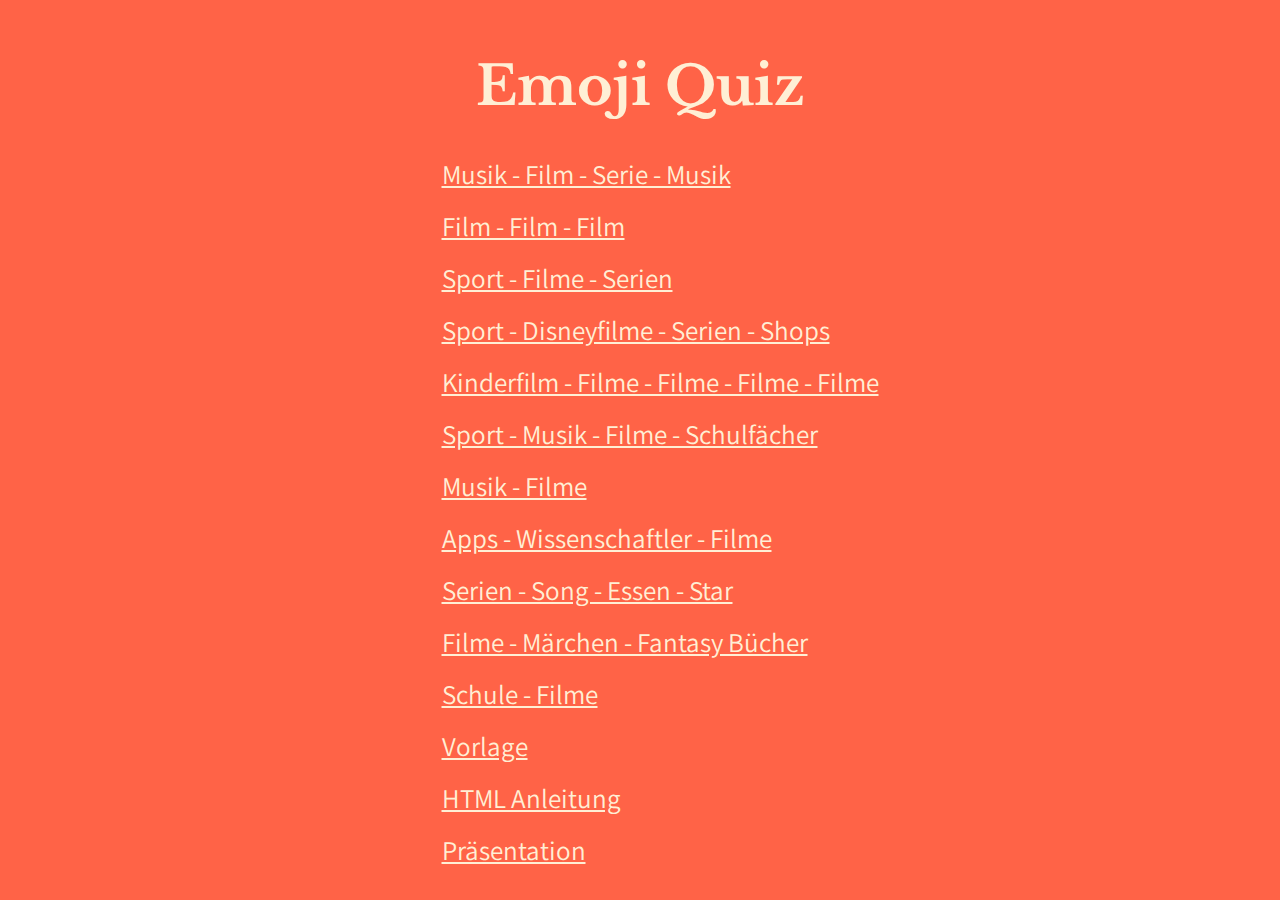
<file: aufgabe/loesungen/index.html>
<!DOCTYPE html>
<html>
<head>
  <meta charset="utf-8">
  <meta http-equiv="X-UA-Compatible" content="IE=edge">
  <title>Emoji Quiz Übersicht</title>
  <link href="https://fonts.googleapis.com/css?family=Assistant:300,400,700|Libre+Baskerville:400,400" rel="stylesheet">
  <meta name="viewport" content="width=device-width, initial-scale=1">
  <style>
    body, html {
      background-color: tomato;
      color: papayawhip;
      font-family: 'Assistant';
      font-size: 1.3em;
      display: flex;
      flex-direction: column;
      justify-content: center;
      align-items: center;
      min-height: 100%;
    }

    h1 {
      font-family: 'Libre Baskerville';
    }

    ul {
      margin: 0;
      list-style: none;
    }

    li {
      margin: 0 0 16px;
    }

    a {
      color: papayawhip;
    }
  </style>
</head>
<body>
  <h1>Emoji Quiz</h1>

  <ul>
    <li><a href="a">Musik - Film - Serie - Musik</a></li>
    <li><a href="b">Film - Film - Film</a></li>
    <li><a href="c">Sport - Filme - Serien</a></li>
    <li><a href="d">Sport - Disneyfilme - Serien - Shops</a></li>
    <li><a href="e">Kinderfilm - Filme - Filme - Filme - Filme</a></li>
    <li><a href="f">Sport - Musik - Filme - Schulfächer</a></li>
    <li><a href="g">Musik - Filme</a></li>
    <li><a href="h">Apps - Wissenschaftler - Filme</a></li>
    <li><a href="i">Serien - Song - Essen - Star</a></li>
    <li><a href="j">Filme - Märchen - Fantasy Bücher</a></li>
    <li><a href="k">Schule - Filme</a></li>
    <li><a href="../">Vorlage</a></li>
    <li><a href="../anleitung.html">HTML Anleitung</a></li>
    <li><a href="../..">Präsentation</a></li>
  </ul>
</body>
</html>
</file>
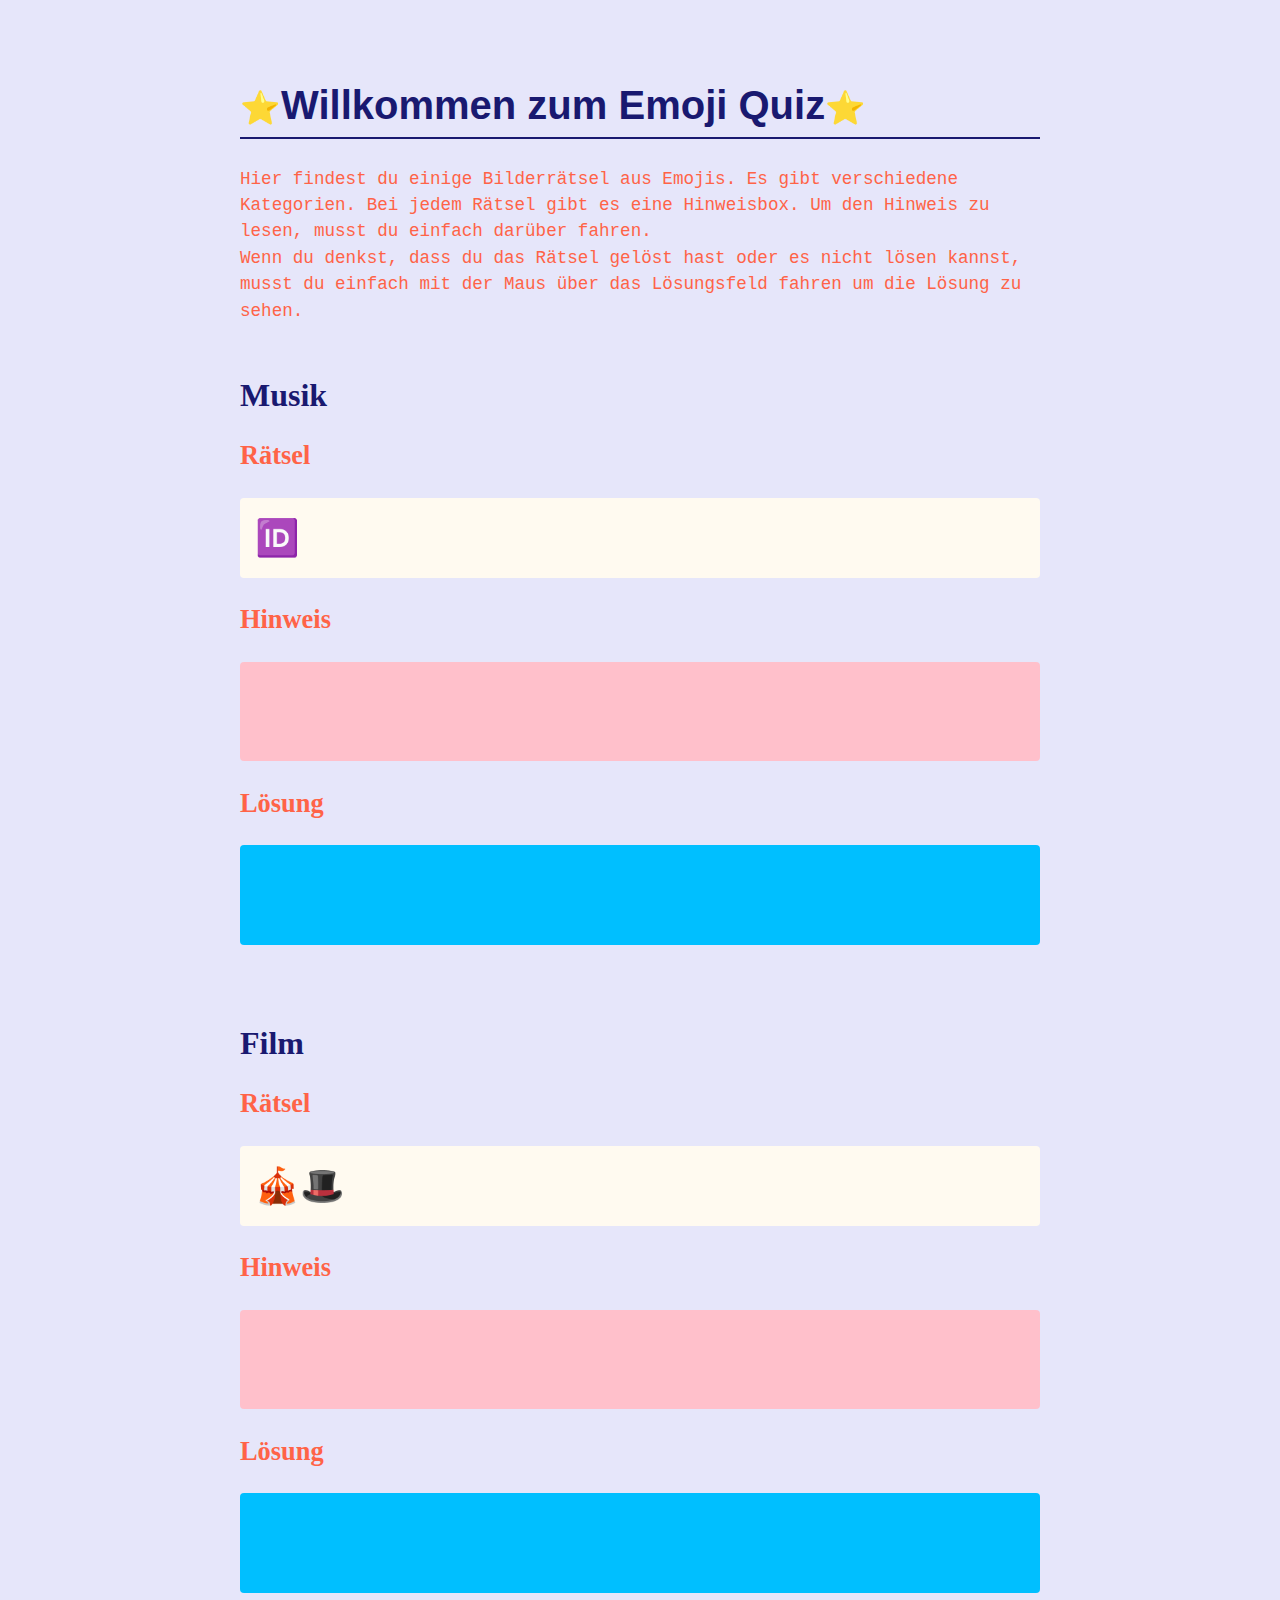
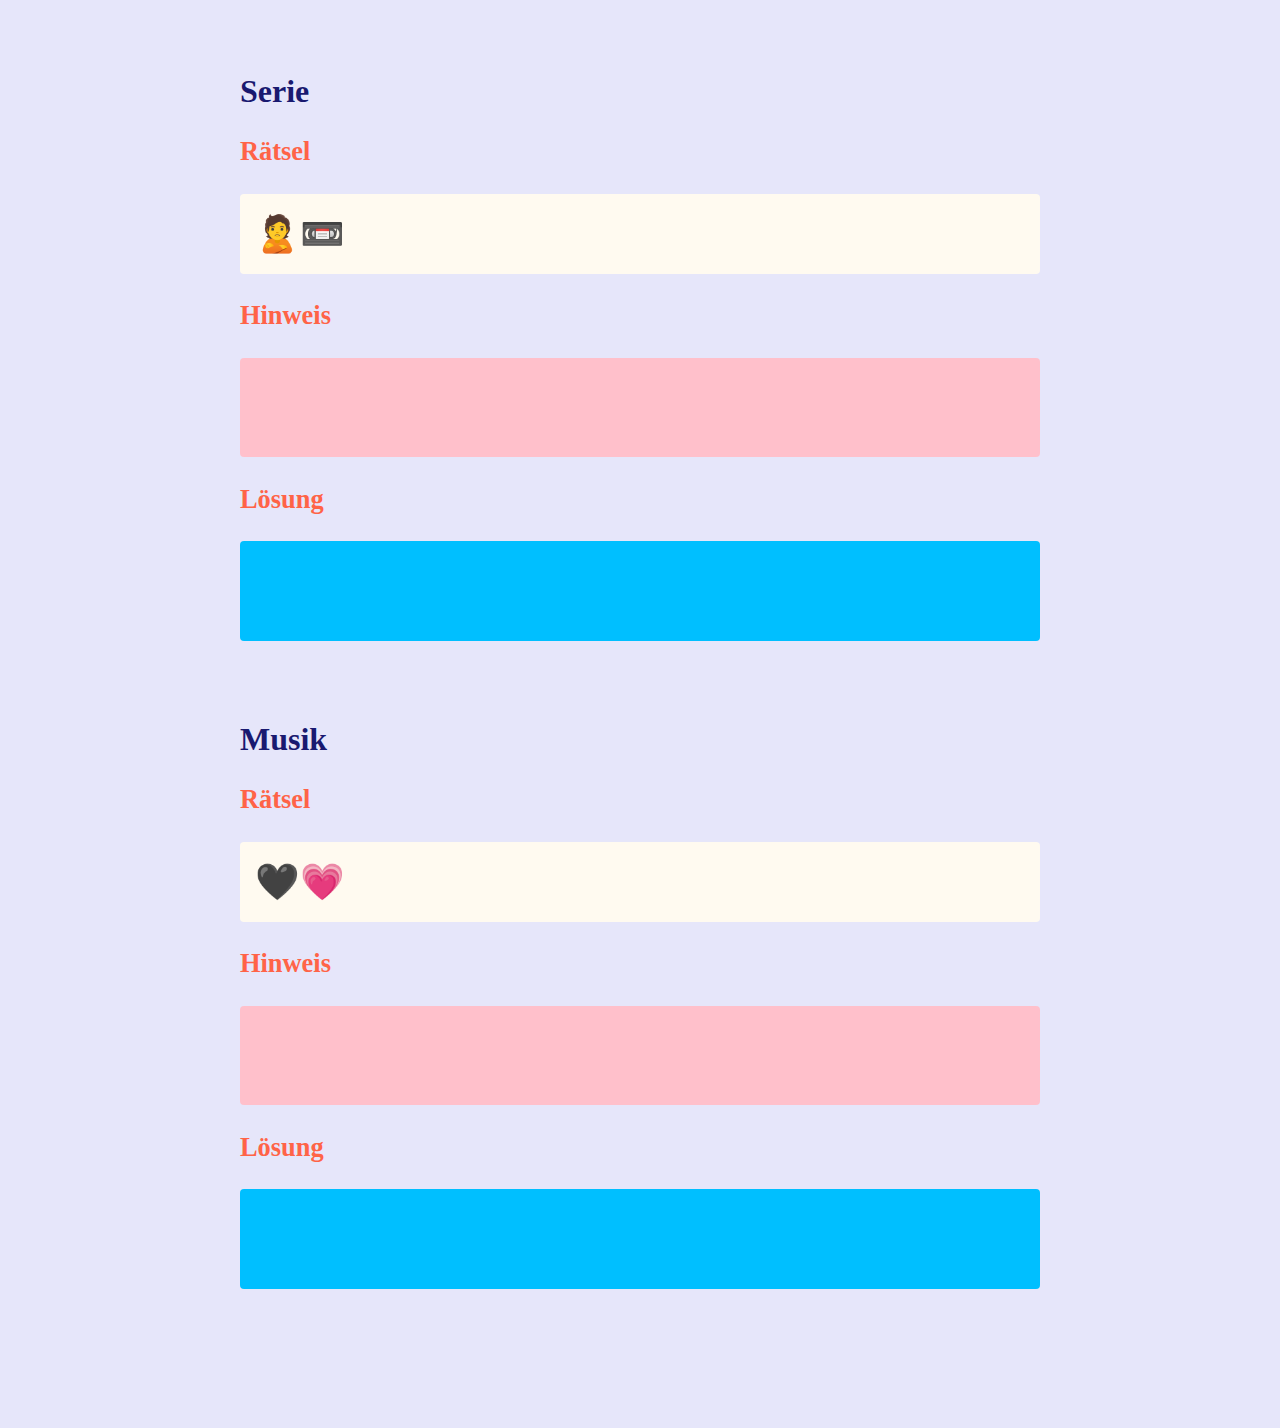
<file: aufgabe/loesungen/a/index.html>
<!DOCTYPE html>
<html lang="en">
<head>
  <meta charset="UTF-8">
  <meta name="viewport" content="width=device-width, initial-scale=1.0">
  <meta http-equiv="X-UA-Compatible" content="ie=edge">
  <link href="https://fonts.googleapis.com/css?family=Assistant:300,400,700|Libre+Baskerville:400,400" rel="stylesheet">
  <link rel="stylesheet" type="text/css" href="emoji.min.css" />
  <!--  
    Wie ihr emoji Klassen benutzt findet ihr hier:
    https://ionicabizau.github.io/emoji.css/# 
  -->
  <link rel="stylesheet" type="text/css" href="style.css" />
  <title>Emoji Quiz</title>
</head>
<body>


  <!--
    Aufgaben:
    1. Ändere die Rätsel nach deinen Wünschen. Wenn du eine andere Kategorie haben willst, 
       ändere einfach die Überschrift (<h2>). In dem Link oben findest du eine Anleitung, wie man Emojis einfügt.
    2. Mache die Hinweise nur beim Überfahren mit der Maus sichtbar. Die Klasse "versteckt" macht das schon für dich.
    3. Mache neue Rätsel, indem du die alten Rätsel kopierst und änderst. Oder füge eine neue Kategorie hinzu.
    4. Ändere das Aussehen deines Quizes. Das machst du in der Datei "style.css", die du links in der Seitenleiste findest.
  -->

  
  <div class="inhalt">
    <h1 class="willkommen-ueberschrift"><span class="ec ec-star"></span>Willkommen zum Emoji Quiz<span class="ec ec-star"></span></h1>
    <p class="willkommen-text">
      Hier findest du einige Bilderrätsel aus Emojis. Es gibt verschiedene Kategorien. Bei jedem Rätsel gibt es eine
      Hinweisbox. Um den Hinweis zu lesen, musst du einfach darüber fahren.<br>
      Wenn du denkst, dass du das Rätsel gelöst hast oder es nicht lösen kannst,
      musst du einfach mit der Maus über das Lösungsfeld fahren um die Lösung zu sehen.
    </p>
    
    
    
    <h2><strong>Musik</strong></h2>
    
    <div class="frage">
      <h3>Rätsel</h3>
      <div class="emoji-frage"><span class="ec ec-id"></span></div>
      <h3>Hinweis</h3>
      <div class="hinweis versteckt">
        <p>
          Eine vierkoepfige <strong>Band</strong> aus Grossbritannien .
        </p>
      </div>
      <h3>Lösung</h3>
      <div class="loesung versteckt">
        <p>
          One Direction
        </p>
      </div>
    </div>
    
    
    
    
    <h2><strong>Film</strong></h2>
    
    <div class="frage">
      <h3>Rätsel</h3>
      <div class="emoji-frage"><span class="ec ec-circus-tent"></span><span class="ec ec-tophat"></span></div>
      <h3>Hinweis</h3>
      <div class="hinweis versteckt">
        <p>
          Ein Film mit Zac Efron und Zendaya
        </p>
      </div>
      <h3>Lösung</h3>
      <div class="loesung versteckt">
        <p>
          The Greatest Showman
        </p>
      </div>
    </div>
	
	
	
	<h2><strong>Serie</strong></h2>
    
    <div class="frage">
      <h3>Rätsel</h3>
      <div class="emoji-frage"><span class="ec ec-pouting-woman"></span><span class="ec ec-vhs"></span></div>
      <h3>Hinweis</h3>
      <div class="hinweis versteckt">
        <p>
          Handelt um ein totes Maedchen.
        </p>
      </div>
      <h3>Lösung</h3>
      <div class="loesung versteckt">
        <p>
          Tote Maedchen luegen nicht
        </p>
      </div>
    </div>
	
	
	
	<h2><strong>Musik</strong></h2>
    
    <div class="frage">
      <h3>Rätsel</h3>
      <div class="emoji-frage"><span class="ec ec-black-heart"></span><span class="ec ec-heartpulse"></span></div>
      <h3>Hinweis</h3>
      <div class="hinweis versteckt">
        <p>
          Eine vierkoepfige <strong>Girl-Group</strong> aus Suedkorea .
        </p>
      </div>
      <h3>Lösung</h3>
      <div class="loesung versteckt">
        <p>
          Blackpink
        </p>
      </div>
    </div>






  </div>
</body>
</html>
</file>
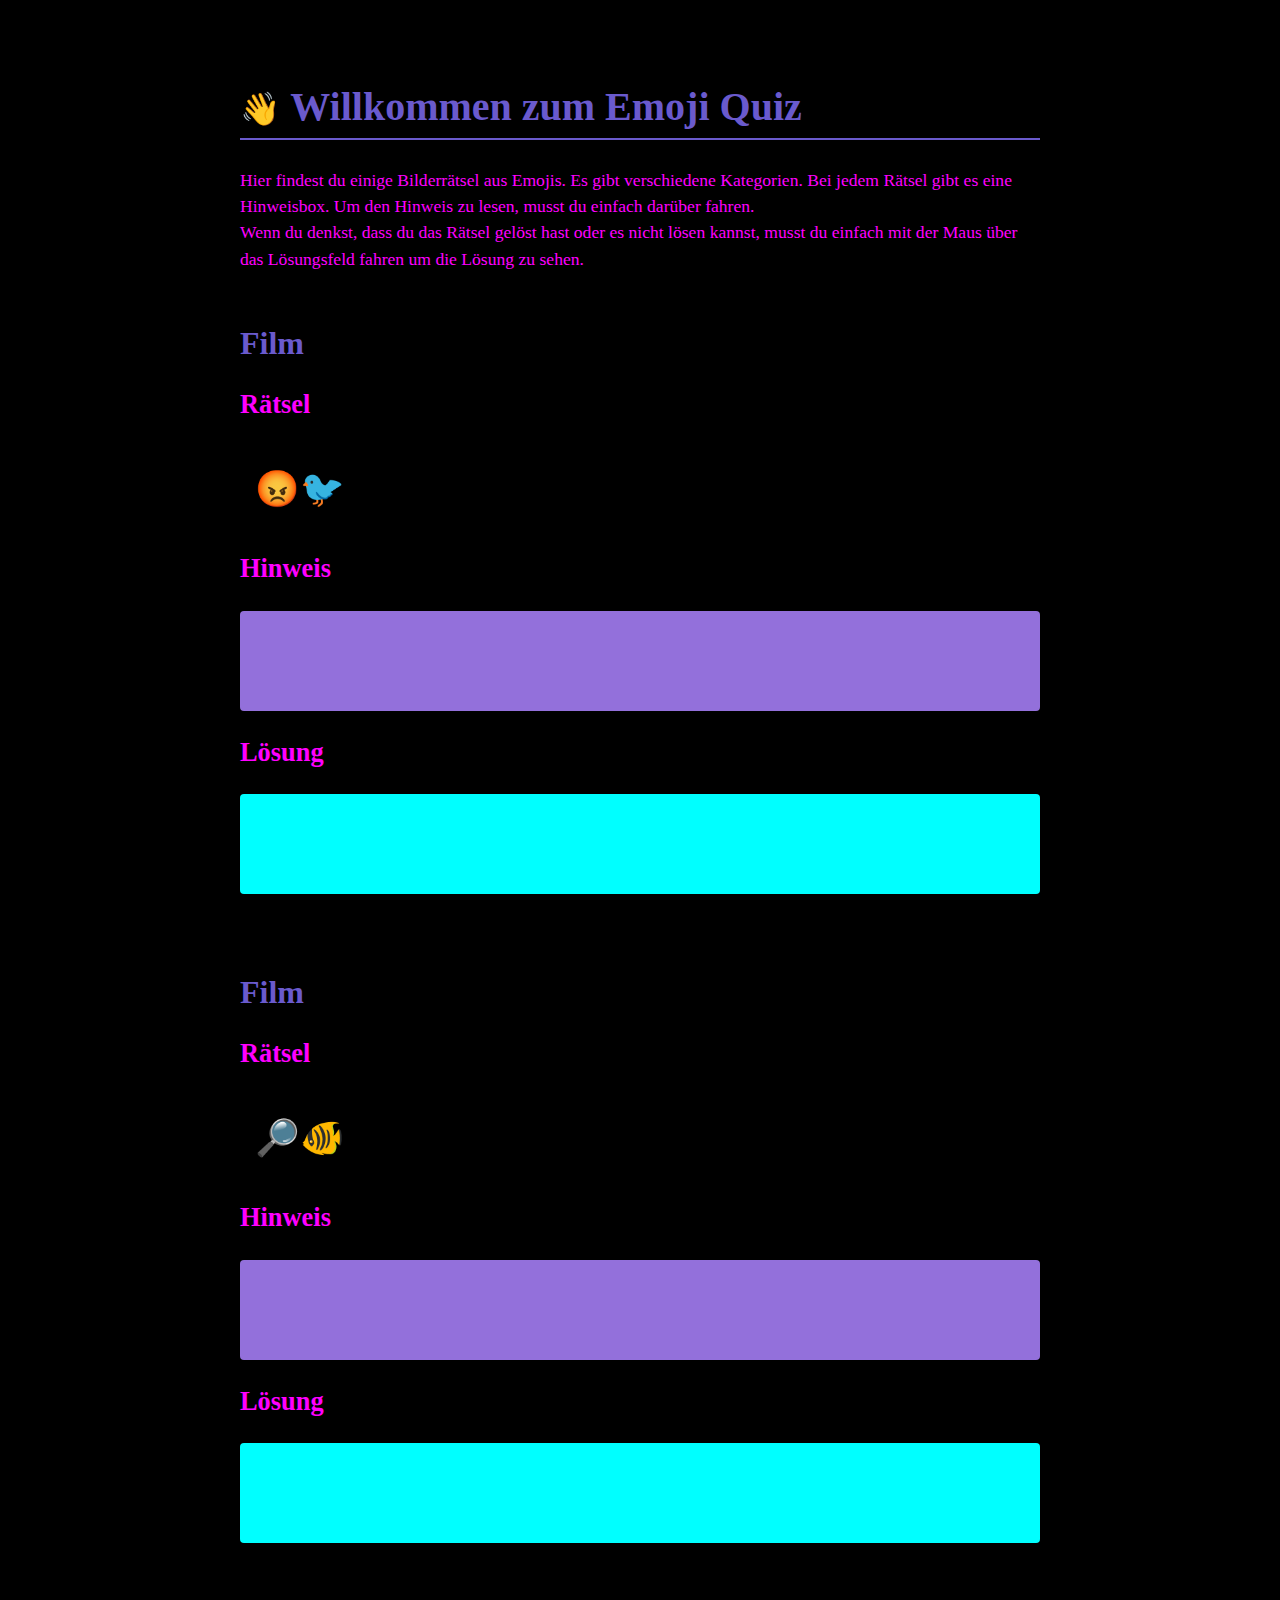
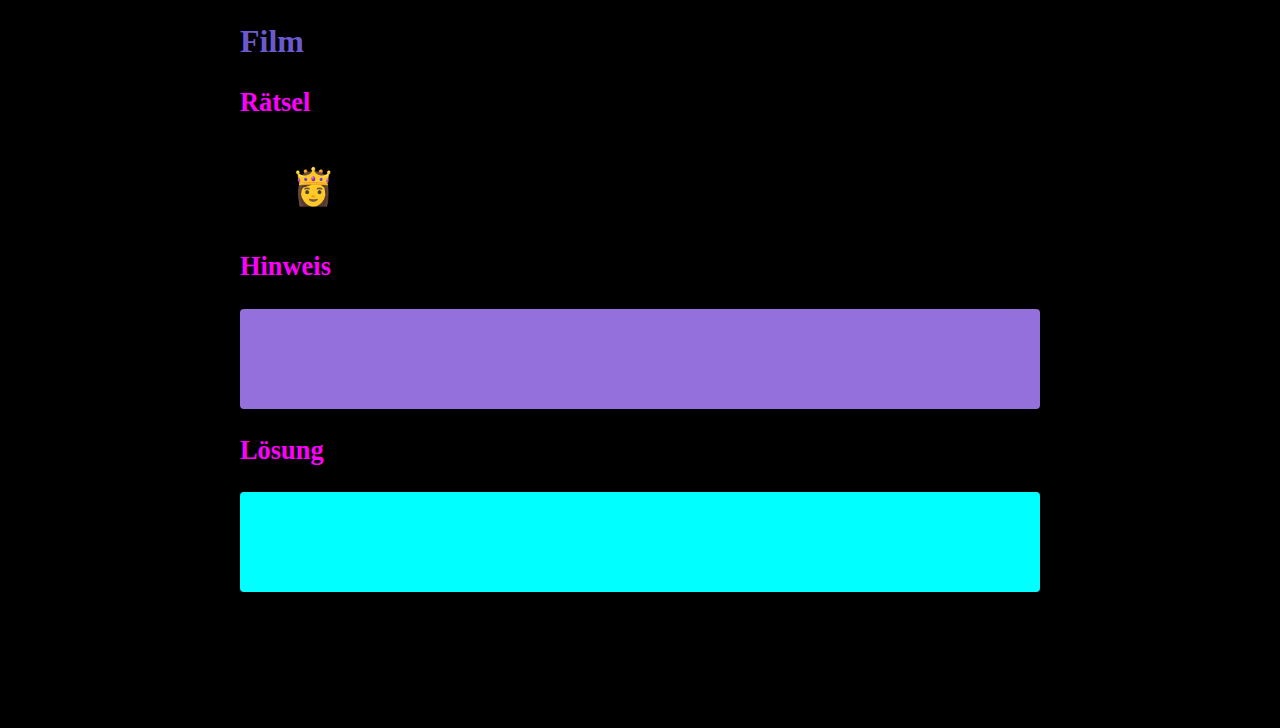
<file: aufgabe/loesungen/b/index.html>
<!DOCTYPE html>
<html lang="en">
<head>
  <meta charset="UTF-8">
  <meta name="viewport" content="width=device-width, initial-scale=1.0">
  <meta http-equiv="X-UA-Compatible" content="ie=edge">
  <link href="https://fonts.googleapis.com/css?family=Assistant:300,400,700|Libre+Baskerville:400,400" rel="stylesheet">
  <link rel="stylesheet" type="text/css" href="emoji.min.css" />
  <!--  
    Wie ihr emoji Klassen benutzt findet ihr hier:
    https://ionicabizau.github.io/emoji.css/# 
  -->
  <link rel="stylesheet" type="text/css" href="style.css" />
  <title>Emoji Quiz</title>
</head>
<body>


  <!--
    Aufgaben:
    1. Ändere die Rätsel nach deinen Wünschen. Wenn du eine andere Kategorie haben willst, 
       ändere einfach die Überschrift (<h2>). In dem Link oben findest du eine Anleitung, wie man Emojis einfügt.
    2. Mache die Hinweise nur beim Überfahren mit der Maus sichtbar. Die Klasse "versteckt" macht das schon für dich.
    3. Mache neue Rätsel, indem du die alten Rätsel kopierst und änderst. Oder füge eine neue Kategorie hinzu.
    4. Ändere das Aussehen deines Quizes. Das machst du in der Datei "style.css", die du links in der Seitenleiste findest.
  -->

  
  <div class="inhalt">
    <h1 class="willkommen-ueberschrift"><span class="ec ec-wave"></span> Willkommen zum Emoji Quiz</h1>
    <p class="willkommen-text">
      Hier findest du einige Bilderrätsel aus Emojis. Es gibt verschiedene Kategorien. Bei jedem Rätsel gibt es eine
      Hinweisbox. Um den Hinweis zu lesen, musst du einfach darüber fahren.<br>
      Wenn du denkst, dass du das Rätsel gelöst hast oder es nicht lösen kannst,
      musst du einfach mit der Maus über das Lösungsfeld fahren um die Lösung zu sehen.
    </p>
    
    
    
    <h2>Film</h2>
    
    <div class="frage">
      <h3>Rätsel</h3>
      <div class="emoji-frage"><span class="ec ec-rage"></span><span class="ec ec-bird"></span></div>
      <h3>Hinweis</h3>
      <div class="hinweis versteckt">
        <p>
          Es geht um <strong>wütende</strong> Vögel.
        </p>
      </div>
      <h3>Lösung</h3>
      <div class="loesung versteckt">
        <p>
          Angry Birds
        </p>
      </div>
    </div>
    
    
    
    
    <h2>Film</h2>
    
    <div class="frage">
      <h3>Rätsel</h3>
      <div class="emoji-frage"><span class="ec ec-mag-right"></span><span class="ec ec-tropical-fish"></span></div>
      <h3>Hinweis</h3>
      <div class="hinweis versteckt">
        <p>
          Es ist ein Zeichentrick/Animations Film.
        </p>
      </div>
      <h3>Lösung</h3>
      <div class="loesung versteckt">
        <p>
          Findet Nemo
        </p>
      </div>
    </div>
	
	 <h2>Film</h2>
    
    <div class="frage">
      <h3>Rätsel</h3>
      <div class="emoji-frage"><span class="ec ec-cloud-with-snow"></span><span class="ec ec-princess"></span></div>
      <h3>Hinweis</h3>
      <div class="hinweis versteckt">
        <p>
          Es hanelt von einer Königen.
        </p>
      </div>
      <h3>Lösung</h3>
      <div class="loesung versteckt">
        <p>
          Eiskönigin
        </p>
      </div>
    </div>

 
  </div>
</body>
</html>
</file>
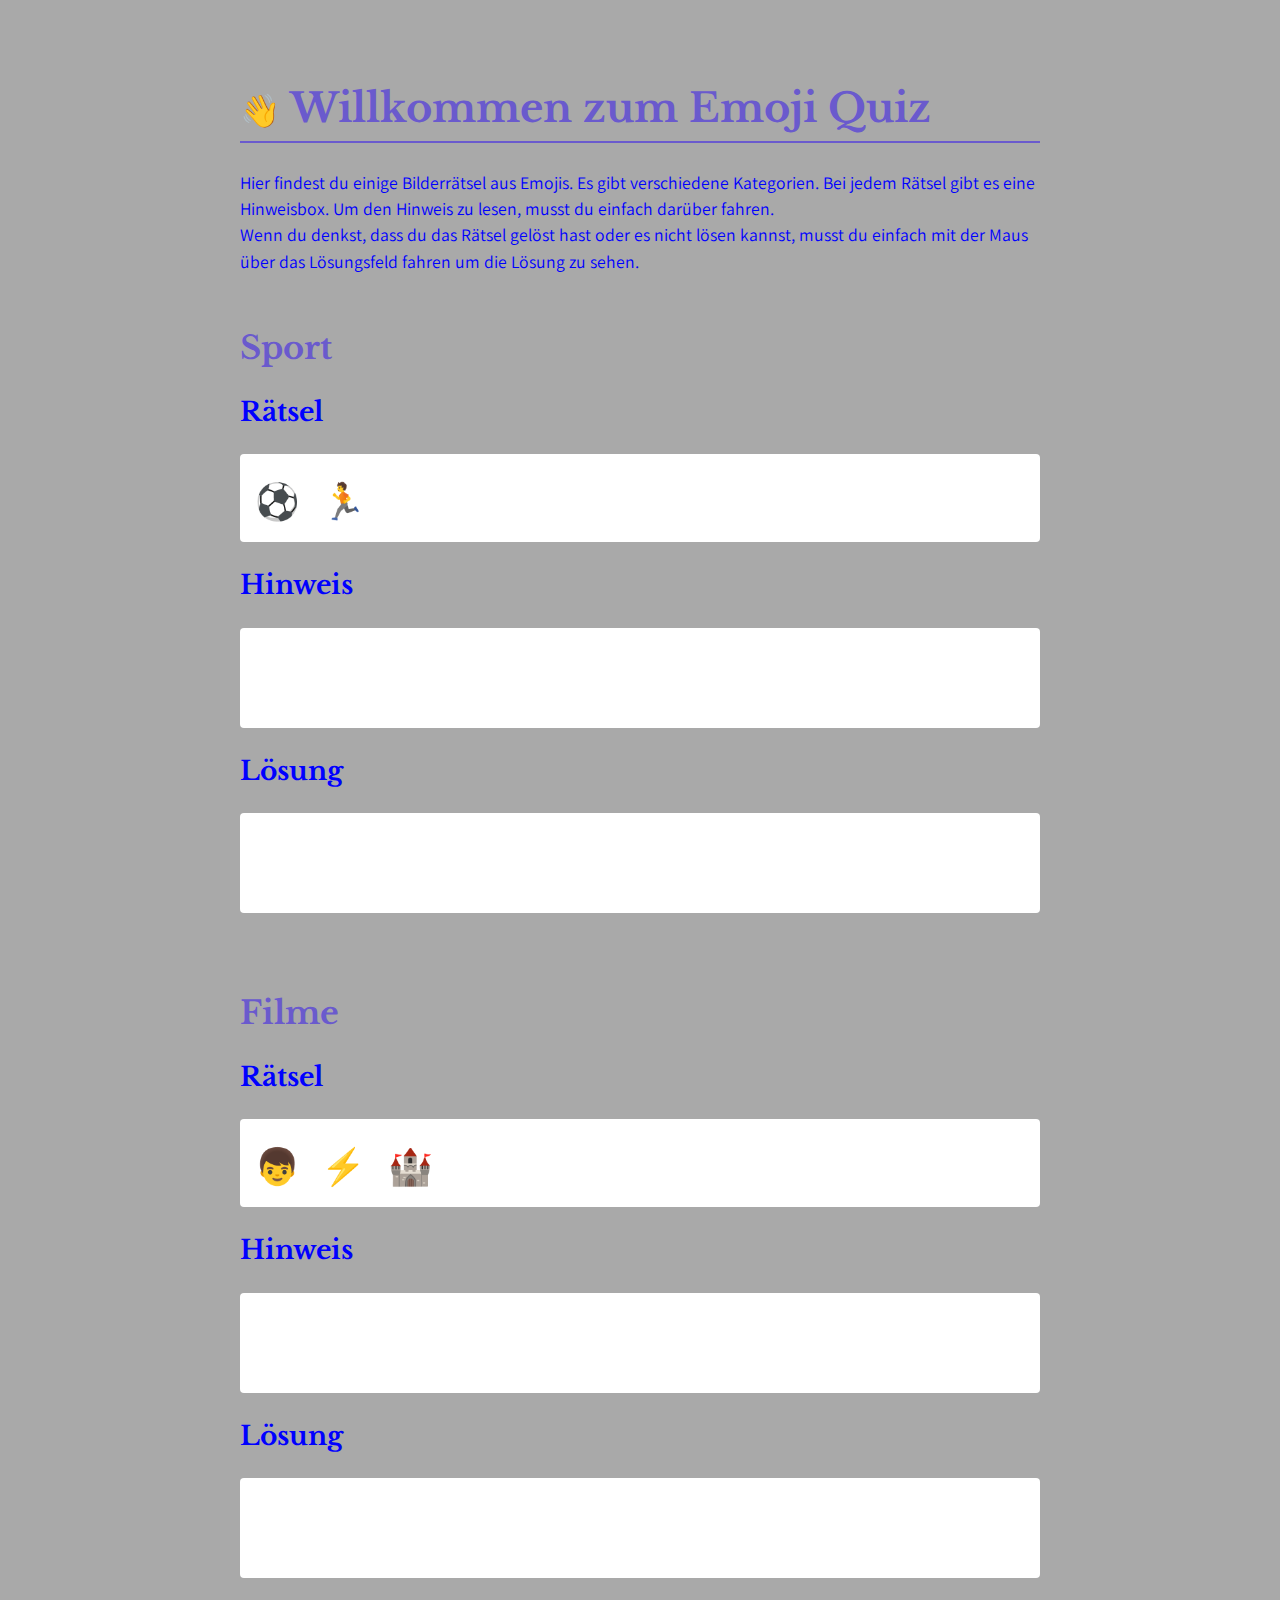
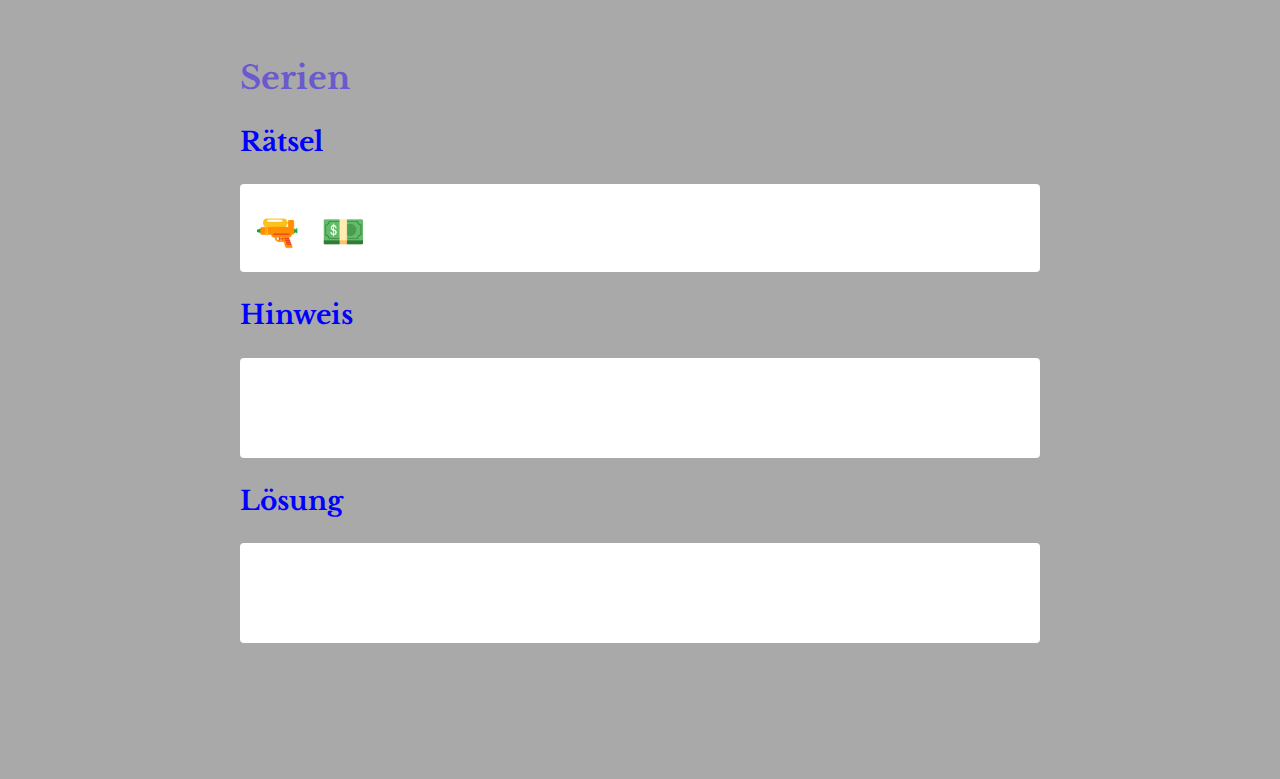
<file: aufgabe/loesungen/c/index.html>
<!DOCTYPE html>
<html lang="en">
<head>
  <meta charset="UTF-8">
  <meta name="viewport" content="width=device-width, initial-scale=1.0">
  <meta http-equiv="X-UA-Compatible" content="ie=edge">
  <link href="https://fonts.googleapis.com/css?family=Assistant:300,400,700|Libre+Baskerville:400,400" rel="stylesheet">
  <link rel="stylesheet" type="text/css" href="emoji.min.css" />
  <!--  
    Wie ihr emoji Klassen benutzt findet ihr hier:
    https://ionicabizau.github.io/emoji.css/# 
  -->
  <link rel="stylesheet" type="text/css" href="style.css" />
  <title>Emoji Quiz</title>
</head>
<body>


  <!--
    Aufgaben:
    1. Ändere die Rätsel nach deinen Wünschen. Wenn du eine andere Kategorie haben willst, 
       ändere einfach die Überschrift (<h2>). In dem Link oben findest du eine Anleitung, wie man Emojis einfügt.
    2. Mache die Hinweise nur beim Überfahren mit der Maus sichtbar. Die Klasse "versteckt" macht das schon für dich.
    3. Mache neue Rätsel, indem du die alten Rätsel kopierst und änderst. Oder füge eine neue Kategorie hinzu.
    4. Ändere das Aussehen deines Quizes. Das machst du in der Datei "style.css", die du links in der Seitenleiste findest.
  -->

  
  <div class="inhalt">
    <h1 class="willkommen-ueberschrift"><span class="ec ec-wave"></span> Willkommen zum Emoji Quiz</h1>
    <p class="willkommen-text">
      Hier findest du einige Bilderrätsel aus Emojis. Es gibt verschiedene Kategorien. Bei jedem Rätsel gibt es eine
      Hinweisbox. Um den Hinweis zu lesen, musst du einfach darüber fahren.<br>
      Wenn du denkst, dass du das Rätsel gelöst hast oder es nicht lösen kannst,
      musst du einfach mit der Maus über das Lösungsfeld fahren um die Lösung zu sehen.
    </p>
    
    
    
    <h2>Sport</h2>
    
    <div class="frage">
      <h3>Rätsel</h3>
      <div class="emoji-frage">
		<span class="ec ec-soccer">
		<span class="ec ec-running-man"></span>
	</div>
     <h3>Hinweis</h3>
     <div class="hinweis versteckt">
        <p>
          Ein Team sport <strong>mit 11 Personen</strong> und einem Ball.
        </p>
      </div>
      <h3>Lösung</h3>
      <div class="loesung versteckt">
        <p>
          Fussball
        </p>
      </div>
    </div>
    
    
    
    
    <h2>Filme</h2>
    
    <div class="frage">
      <h3>Rätsel</h3>
	  <div class="emoji-frage">
		<span class="ec ec-boy">
		<span class="ec ec-zap">
		<span class="ec ec-european-castle"></span>
	</div>
      <h3>Hinweis</h3>
      <div class="hinweis versteckt">
        <p>
          Die Charaktere koennen zaubern und wohnen in einer Schule.
        </p>
      </div>
      <h3>Lösung</h3>
      <div class="loesung versteckt">
        <p>
          Harry Potter
        </p>
      </div>
    </div>



    <h2>Serien</h2>
    
    <div class="frage">
      <h3>Rätsel</h3>
      <div class="emoji-frage">
		<span class="ec ec-gun">
		<span class="ec ec-dollar"></span>
	
	</div>
     <h3>Hinweis</h3>
     <div class="hinweis versteckt">
        <p>
         Eine Spanische Serie <strong>wo 8 Menschen in eine Banknotendruckerei einbrechen</p>
      </div>
      <h3>Lösung</h3>
      <div class="loesung versteckt">
        <p>
          Haus des Geldes
        </p>



  </div>
</body>
</html>
</file>
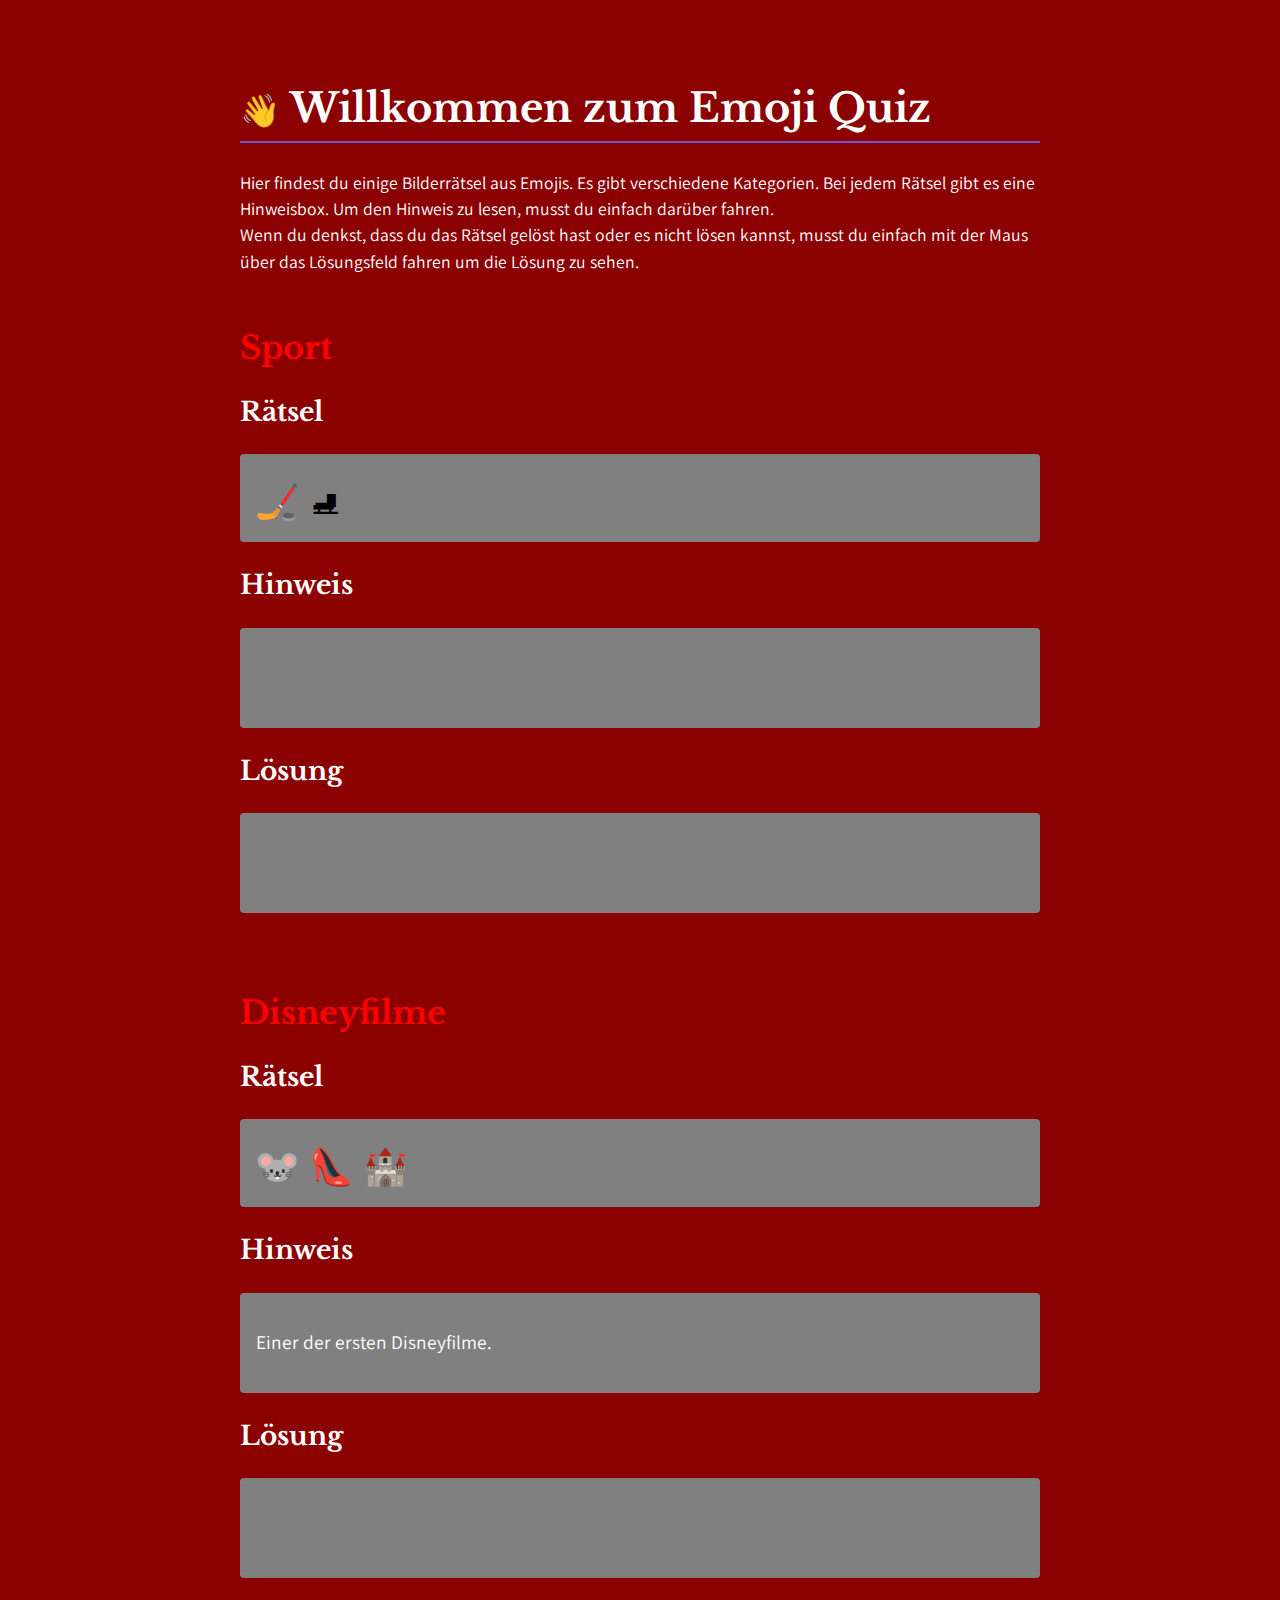
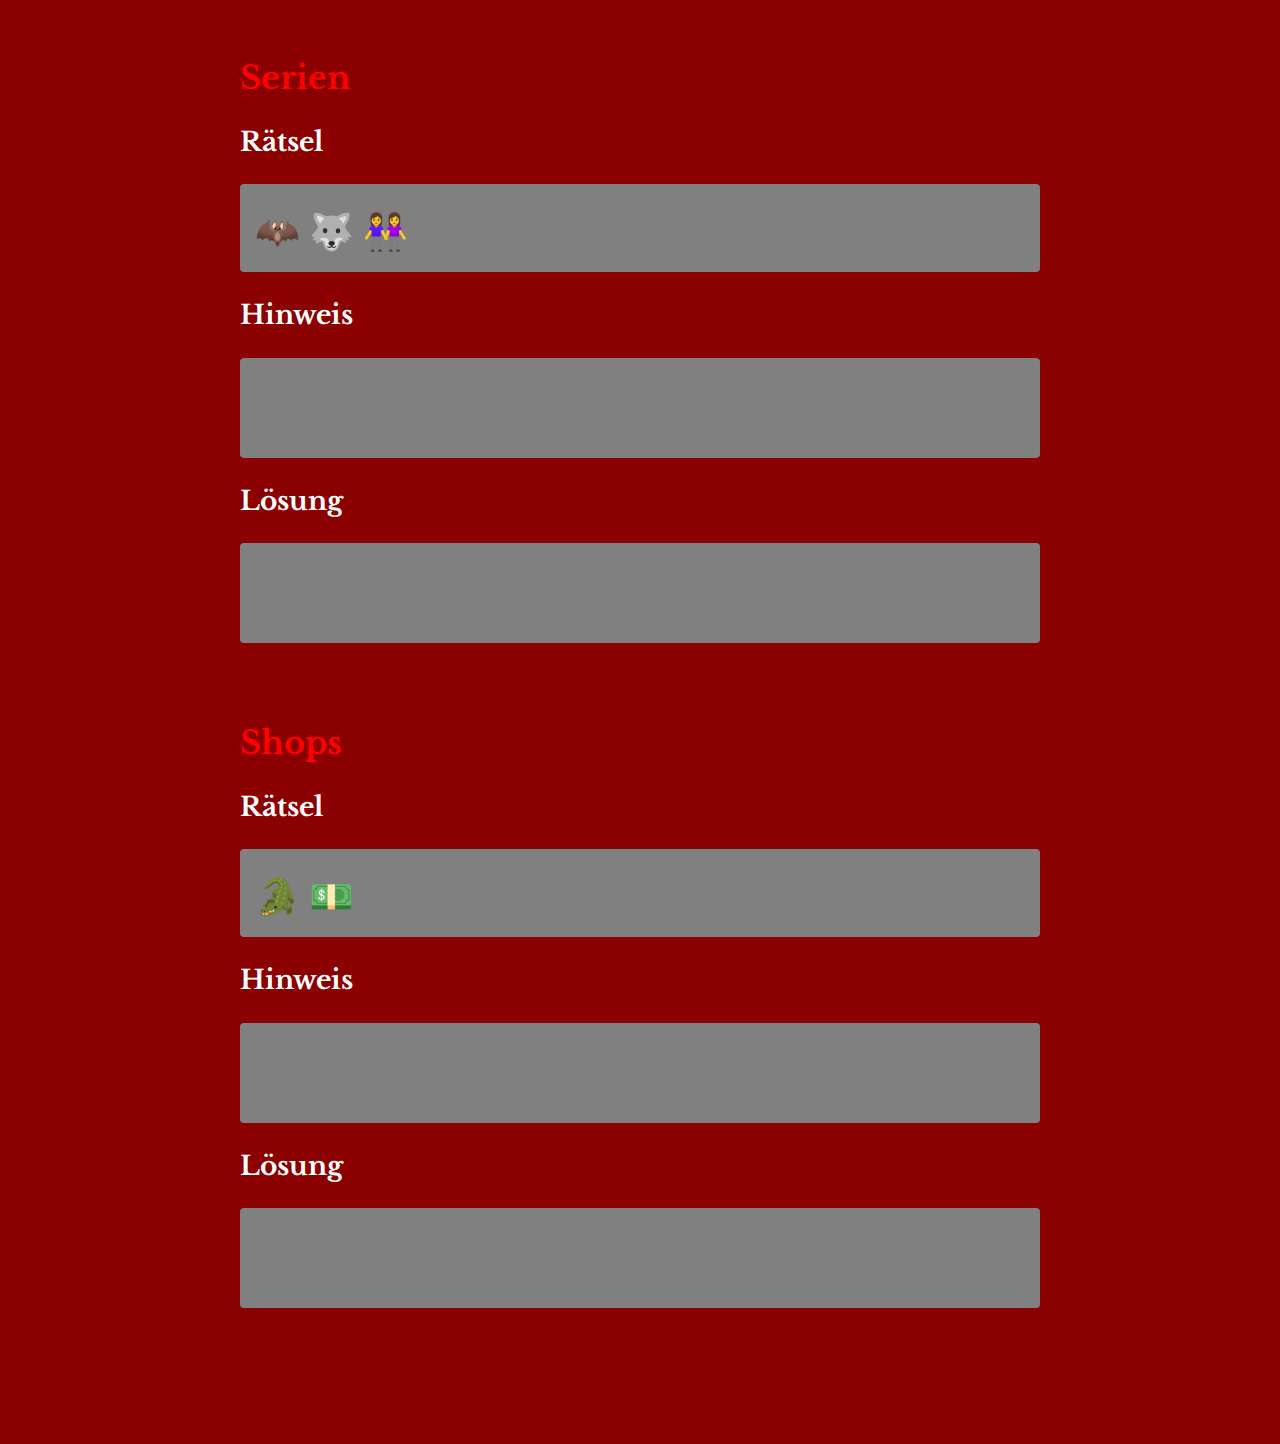
<file: aufgabe/loesungen/d/index.html>
<!DOCTYPE html>
<html lang="en">
<head>
  <meta charset="UTF-8">
  <meta name="viewport" content="width=device-width, initial-scale=1.0">
  <meta http-equiv="X-UA-Compatible" content="ie=edge">
  <link href="https://fonts.googleapis.com/css?family=Assistant:300,400,700|Libre+Baskerville:400,400" rel="stylesheet">
  <link rel="stylesheet" type="text/css" href="emoji.min.css" />
  <!--  
    Wie ihr emoji Klassen benutzt findet ihr hier:
    https://ionicabizau.github.io/emoji.css/# 
  -->
  <link rel="stylesheet" type="text/css" href="style.css" />
  <title>Emoji Quiz</title>
</head>
<body>


  <!--
    Aufgaben:
    1. Ändere die Rätsel nach deinen Wünschen. Wenn du eine andere Kategorie haben willst, 
       ändere einfach die Überschrift (<h2>). In dem Link oben findest du eine Anleitung, wie man Emojis einfügt.
    2. Mache die Hinweise nur beim Überfahren mit der Maus sichtbar. Die Klasse "versteckt" macht das schon für dich.
    3. Mache neue Rätsel, indem du die alten Rätsel kopierst und änderst. Oder füge eine neue Kategorie hinzu.
    4. Ändere das Aussehen deines Quizes. Das machst du in der Datei "style.css", die du links in der Seitenleiste findest.
  -->

  
  <div class="inhalt">
    <h1 class="willkommen-ueberschrift"><span class="ec ec-wave"></span> Willkommen zum Emoji Quiz</h1>
    <p class="willkommen-text">
      Hier findest du einige Bilderrätsel aus Emojis. Es gibt verschiedene Kategorien. Bei jedem Rätsel gibt es eine
      Hinweisbox. Um den Hinweis zu lesen, musst du einfach darüber fahren.<br>
      Wenn du denkst, dass du das Rätsel gelöst hast oder es nicht lösen kannst,
      musst du einfach mit der Maus über das Lösungsfeld fahren um die Lösung zu sehen.
    </p>
    
    
    
    <h2>Sport</h2>
    
    <div class="frage">
      <h3>Rätsel</h3>
      <div class="emoji-frage">
		<span class="ec ec-ice-hockey"></span>
		<span class="ec ec-ice-skate"></span>
	  </div>
      <h3>Hinweis</h3>
      <div class="hinweis versteckt">
        <p>
          Eine Sportart <strong>auf dem Eis</strong> aus den USA
        </p>
      </div>
      <h3>Lösung</h3>
      <div class="loesung versteckt">
        <p>
         Eishockey
        </p>
      </div>
    </div>
    
    
    
    
    <h2>Disneyfilme</h2>
    
    <div class="frage">
      <h3>Rätsel</h3>
      <div class="emoji-frage">
	  <span class="ec ec-mouse"></span>
	  <span class="ec ec-high-heel"></span>
	  <span class="ec ec-european-castle"></span>
      </div>
      <h3>Hinweis</h3>
      <div class="hinweis">
        <p>
          Einer der ersten Disneyfilme.
        </p>
      </div>
      <h3>Lösung</h3>
      <div class="loesung versteckt">
        <p>
          Cinderella
        </p>
      </div>
    </div>

 
 <h2>Serien</h2>
    
    <div class="frage">
      <h3>Rätsel</h3>
      <div class="emoji-frage">
	  <span class="ec ec-bat"></span>
	  <span class="ec ec-wolf"></span>
	  <span class="ec ec-two-women-holding-hands"></span>
      </div>
      <h3>Hinweis</h3>
      <div class="hinweis versteckt">
        <p>
         Eine Serie auf Netflix die es aber auch auf Amazon prime gibt. Delena oder Stelena?
        </p>
      </div>
      <h3>Lösung</h3>
      <div class="loesung versteckt">
        <p>
          The Vampire Diaries
		</p>
	  </div>
	</div>





<h2>Shops</h2>
    
    <div class="frage">
      <h3>Rätsel</h3>
      <div class="emoji-frage">
	  <span class="ec ec-crocodile"></span>
	  <span class="ec ec-dollar"></span>
      </div>
      <h3>Hinweis</h3>
      <div class="hinweis versteckt">
        <p>
        Es ist ein sehr bekannte Marke.
        </p>
      </div>
      <h3>Lösung</h3>
      <div class="loesung versteckt">
        <p>
          Lacoste


  </div>
</body>
</html>
</file>
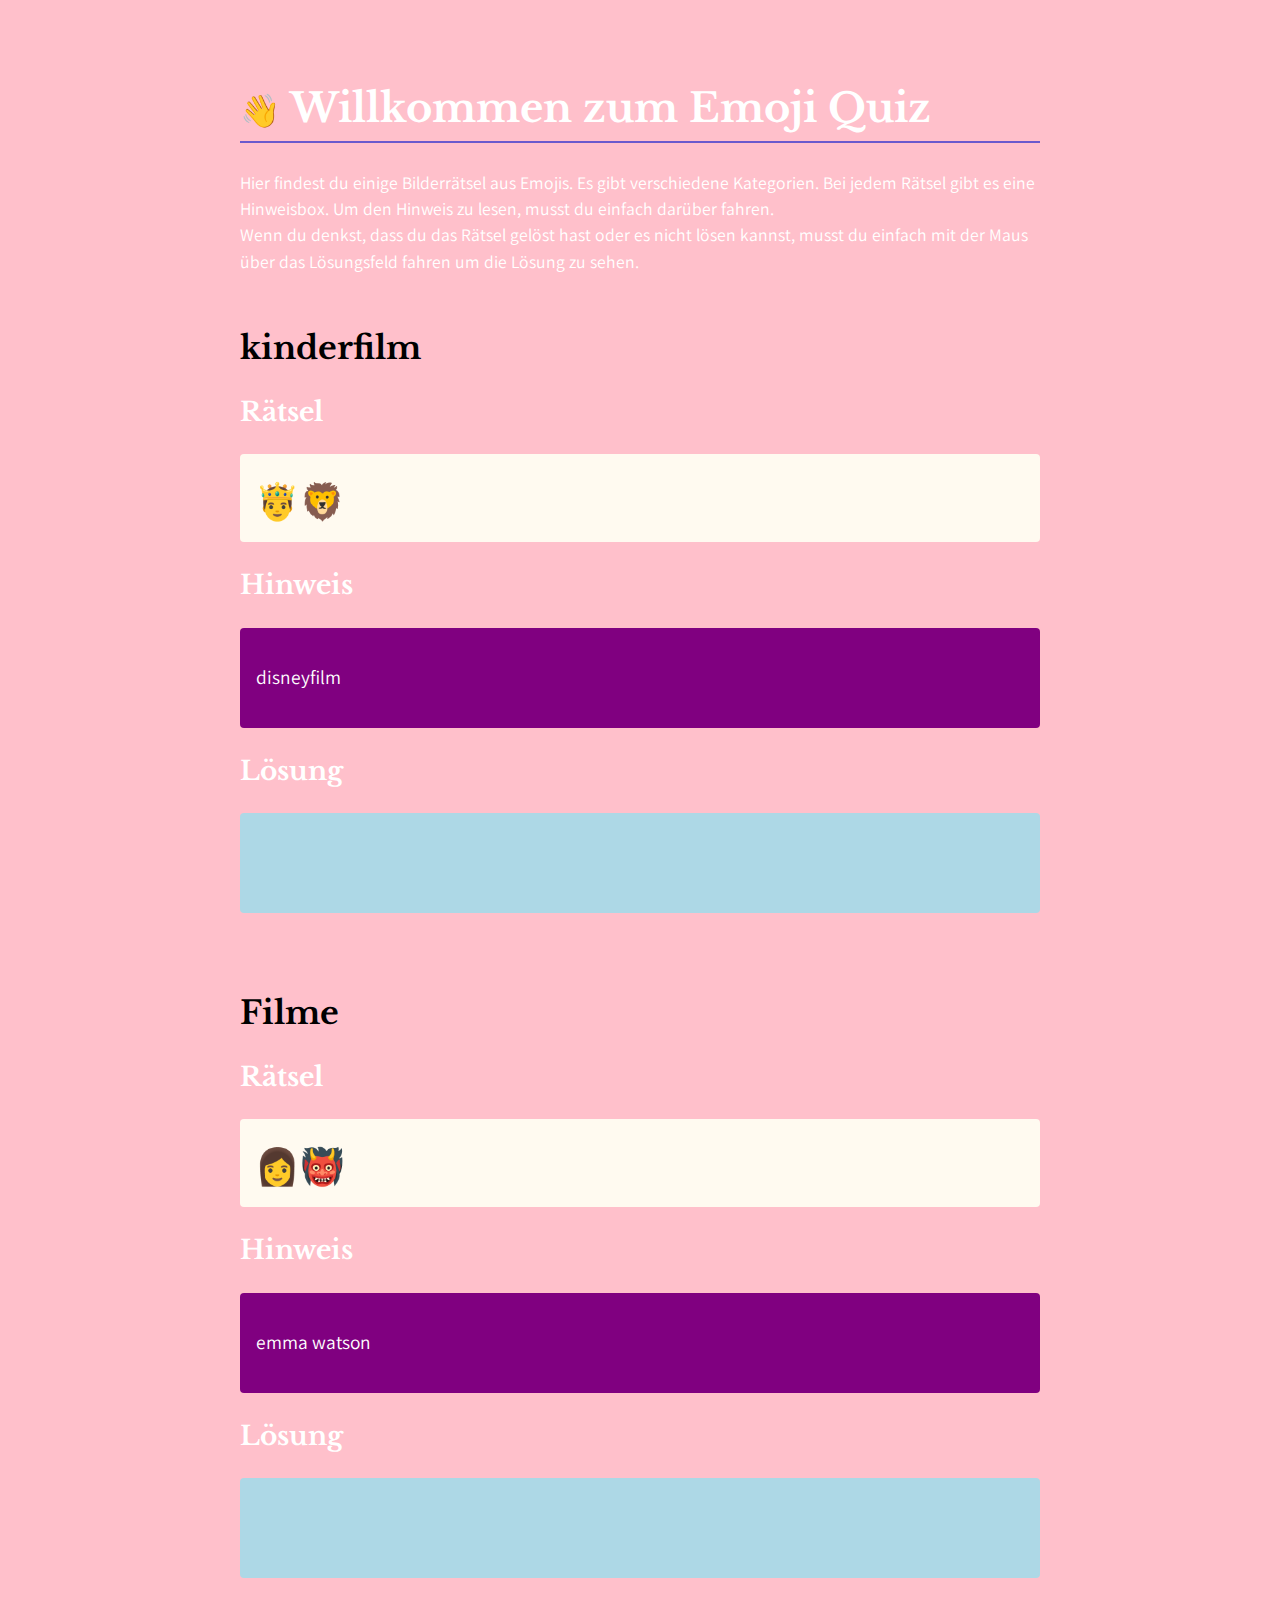
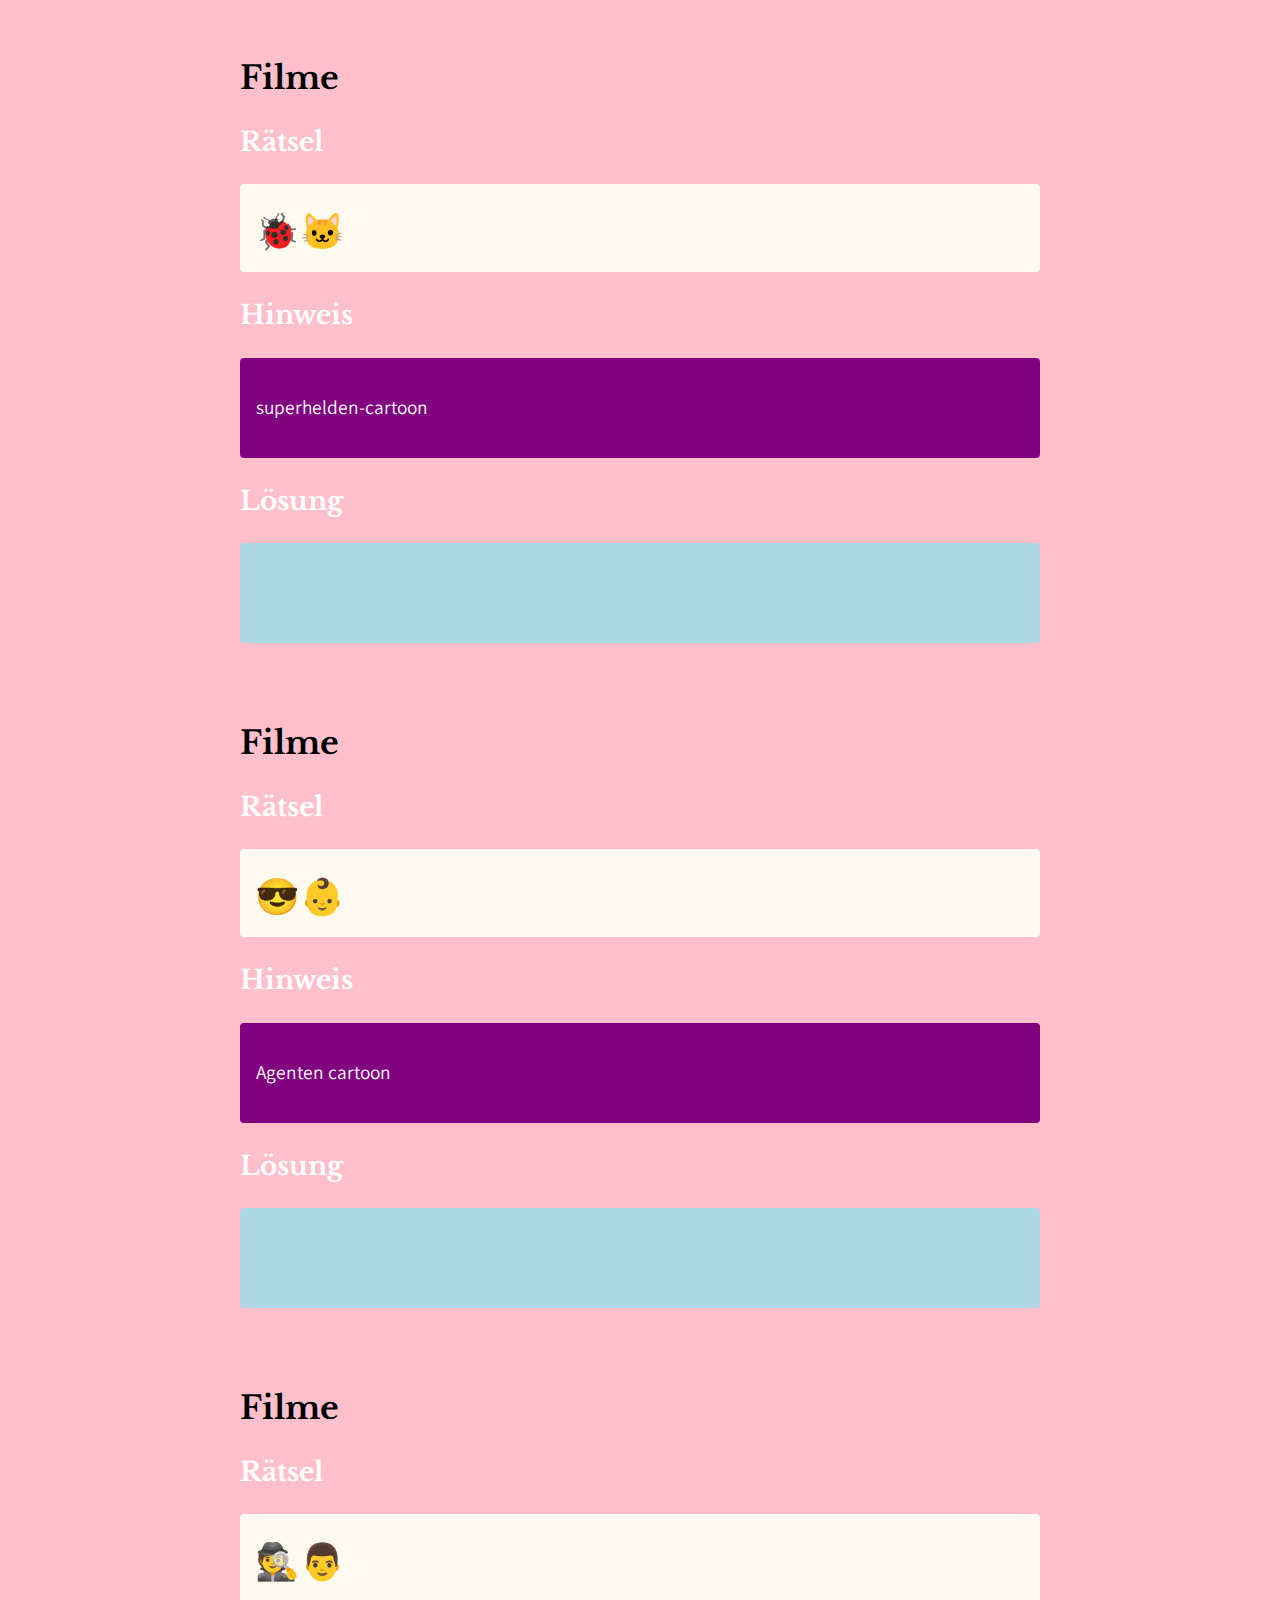
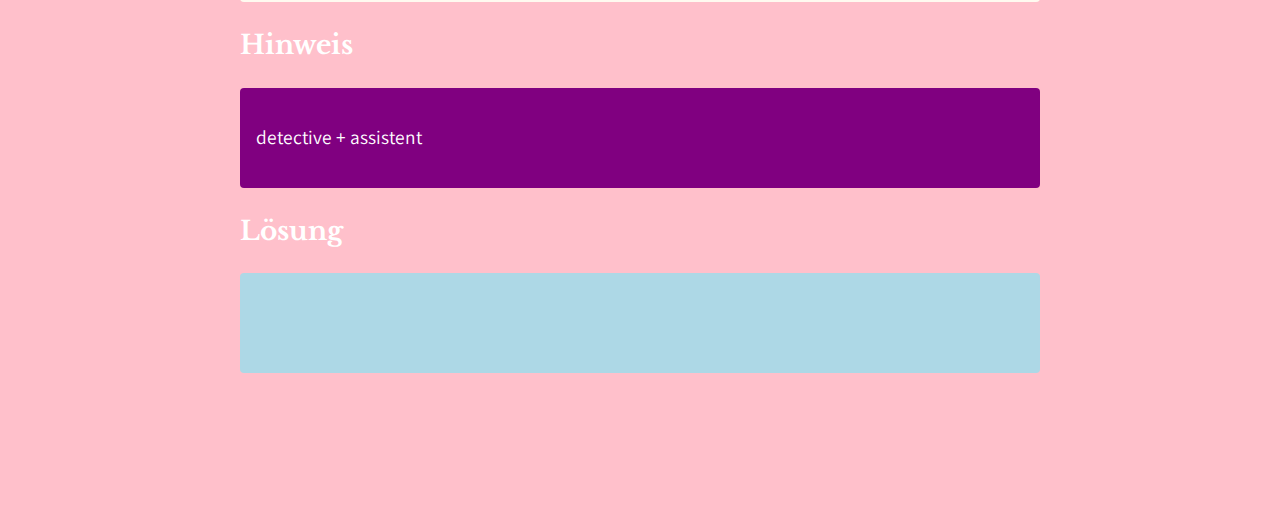
<file: aufgabe/loesungen/e/index.html>
<!DOCTYPE html>
<html lang="en">
<head>
  <meta charset="UTF-8">
  <meta name="viewport" content="width=device-width, initial-scale=1.0">
  <meta http-equiv="X-UA-Compatible" content="ie=edge">
  <link href="https://fonts.googleapis.com/css?family=Assistant:300,400,700|Libre+Baskerville:400,400" rel="stylesheet">
  <link rel="stylesheet" type="text/css" href="emoji.min.css" />
  <!--  
    Wie ihr emoji Klassen benutzt findet ihr hier:
    https://ionicabizau.github.io/emoji.css/# 
  -->
  <link rel="stylesheet" type="text/css" href="style.css" />
  <title>Emoji Quiz</title>
</head>
<body>


  <!--
    Aufgaben:
    1. Ändere die Rätsel nach deinen Wünschen. Wenn du eine andere Kategorie haben willst, 
       ändere einfach die Überschrift (<h2>). In dem Link oben findest du eine Anleitung, wie man Emojis einfügt.
    2. Mache die Hinweise nur beim Überfahren mit der Maus sichtbar. Die Klasse "versteckt" macht das schon für dich.
    3. Mache neue Rätsel, indem du die alten Rätsel kopierst und änderst. Oder füge eine neue Kategorie hinzu.
    4. Ändere das Aussehen deines Quizes. Das machst du in der Datei "style.css", die du links in der Seitenleiste findest.
  -->

  
  <div class="inhalt">
    <h1 class="willkommen-ueberschrift"><span class="ec ec-wave"></span> Willkommen zum Emoji Quiz</h1>
    <p class="willkommen-text">
      Hier findest du einige Bilderrätsel aus Emojis. Es gibt verschiedene Kategorien. Bei jedem Rätsel gibt es eine
      Hinweisbox. Um den Hinweis zu lesen, musst du einfach darüber fahren.<br>
      Wenn du denkst, dass du das Rätsel gelöst hast oder es nicht lösen kannst,
      musst du einfach mit der Maus über das Lösungsfeld fahren um die Lösung zu sehen.
    </p>
    
    
    
    <h2>kinderfilm</h2>
    
    <div class="frage">
      <h3>Rätsel</h3>
      <div class="emoji-frage"><span class="ec ec-prince"></span><span class="ec ec-lion"></span></div>
      <h3>Hinweis</h3>
      <div class="hinweis">
        <p>
          disneyfilm
        </p>
      </div>
      <h3>Lösung</h3>
      <div class="loesung versteckt">
        <p>
          der koenig der loewen
        </p>
      </div>
    </div>
    
    
    
    
    <h2>Filme</h2>
    
    <div class="frage">
      <h3>Rätsel</h3>
      <div class="emoji-frage"><span class="ec ec-woman"></span><span class="ec ec-japanese-ogre"></span></div>
      <h3>Hinweis</h3>
      <div class="hinweis">
        <p>
          emma watson 
        </p>
      </div>
      <h3>Lösung</h3>
      <div class="loesung versteckt">
        <p>
          the beauty and the beast
        </p>
      </div>
    </div>

 <h2>Filme</h2>
    
    <div class="frage">
      <h3>Rätsel</h3>
      <div class="emoji-frage"><span class="ec ec-beetle"></span><span class="ec ec-cat"></span></div>
      <h3>Hinweis</h3>
      <div class="hinweis">
        <p>
          superhelden-cartoon
        </p>
      </div>
      <h3>Lösung</h3>
      <div class="loesung versteckt">
        <p>
          miraculous
        </p>
      </div>
    </div>


<h2>Filme</h2>
    
    <div class="frage">
      <h3>Rätsel</h3>
      <div class="emoji-frage"><span class="ec ec-sunglasses"></span><span class="ec ec-baby"></span></div>
      <h3>Hinweis</h3>
      <div class="hinweis">
        <p>
          Agenten cartoon
        </p>
      </div>
      <h3>Lösung</h3>
      <div class="loesung versteckt">
        <p>
          Boss baby
        </p>
      </div>
    </div>

<h2>Filme</h2>
    
    <div class="frage">
      <h3>Rätsel</h3>
      <div class="emoji-frage"><span class="ec ec-male-detective"></span><span class="ec ec-man"></span></div>
      <h3>Hinweis</h3>
      <div class="hinweis">
        <p>
         detective + assistent
        </p>
      </div>
      <h3>Lösung</h3>
      <div class="loesung versteckt">
        <p>
          Sherlock Homes
        </p>
      </div>
    </div>

  </div>
</body>
</html>
</file>
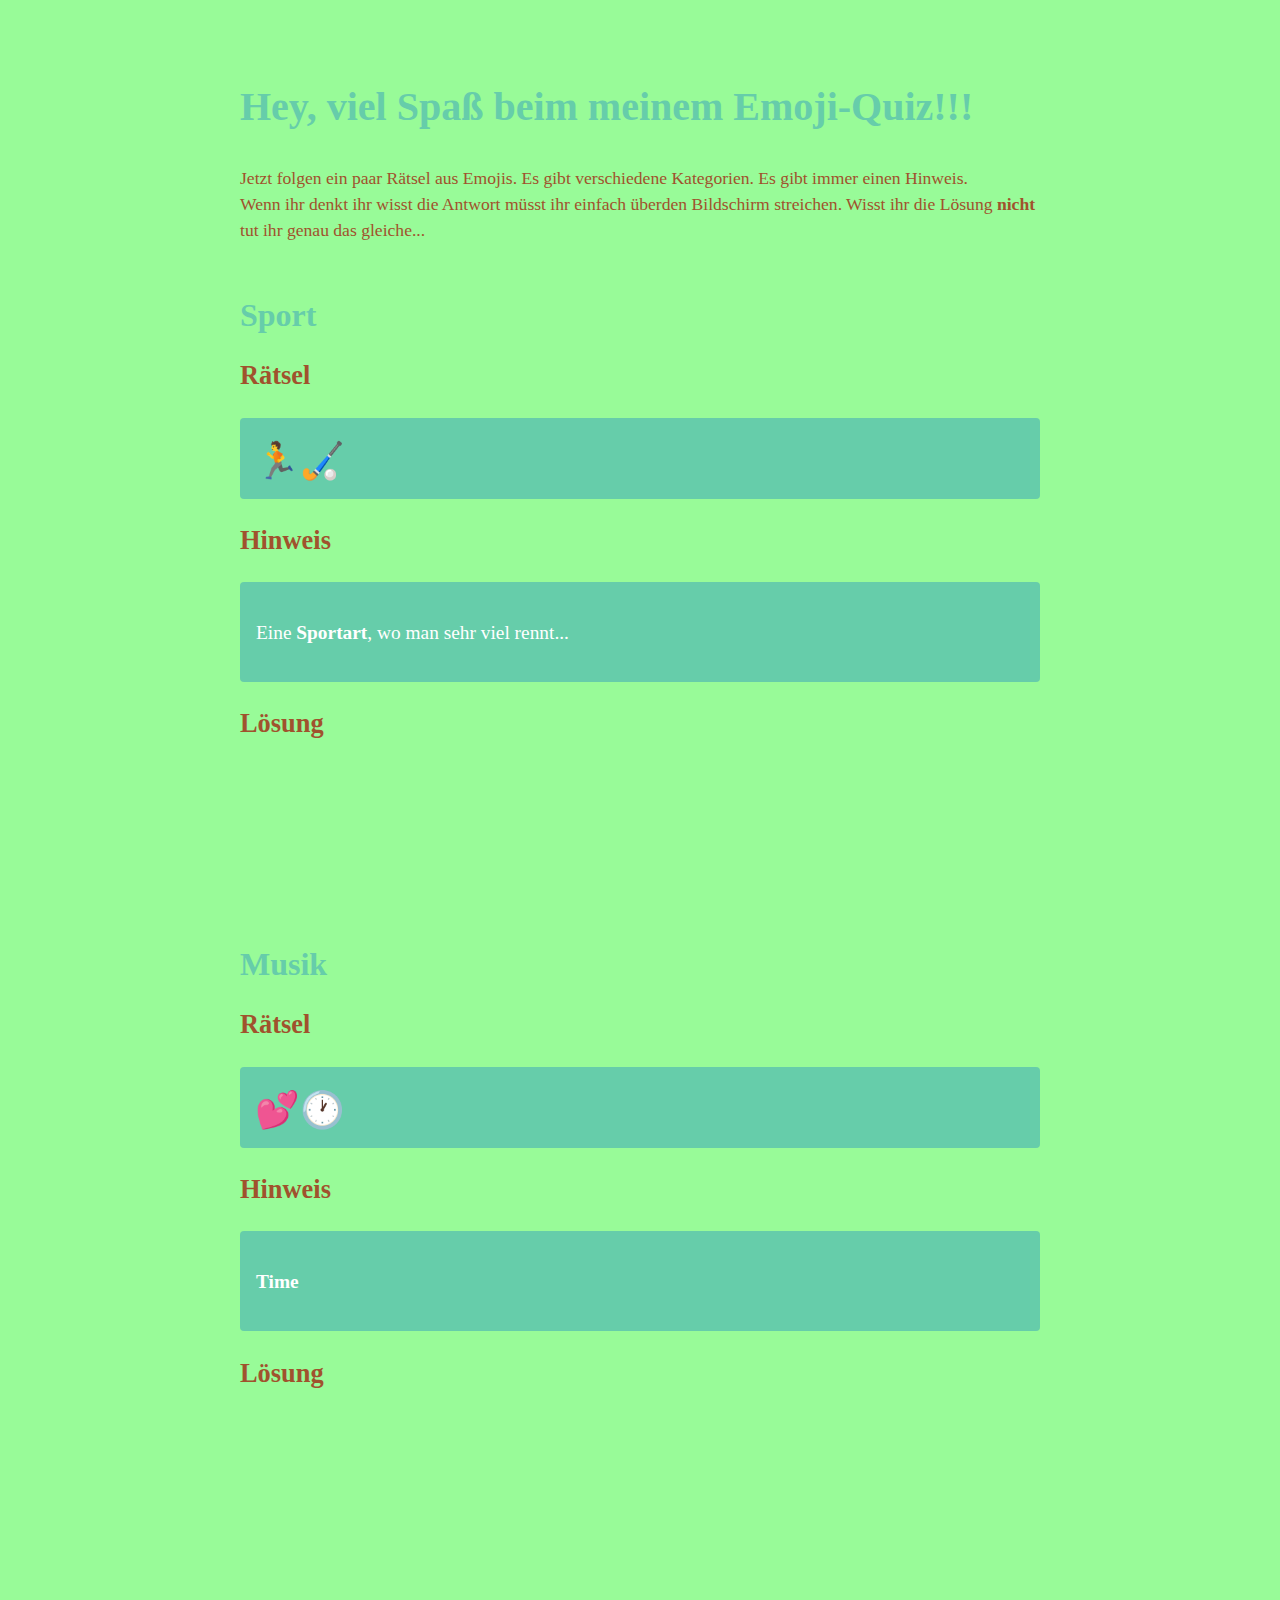
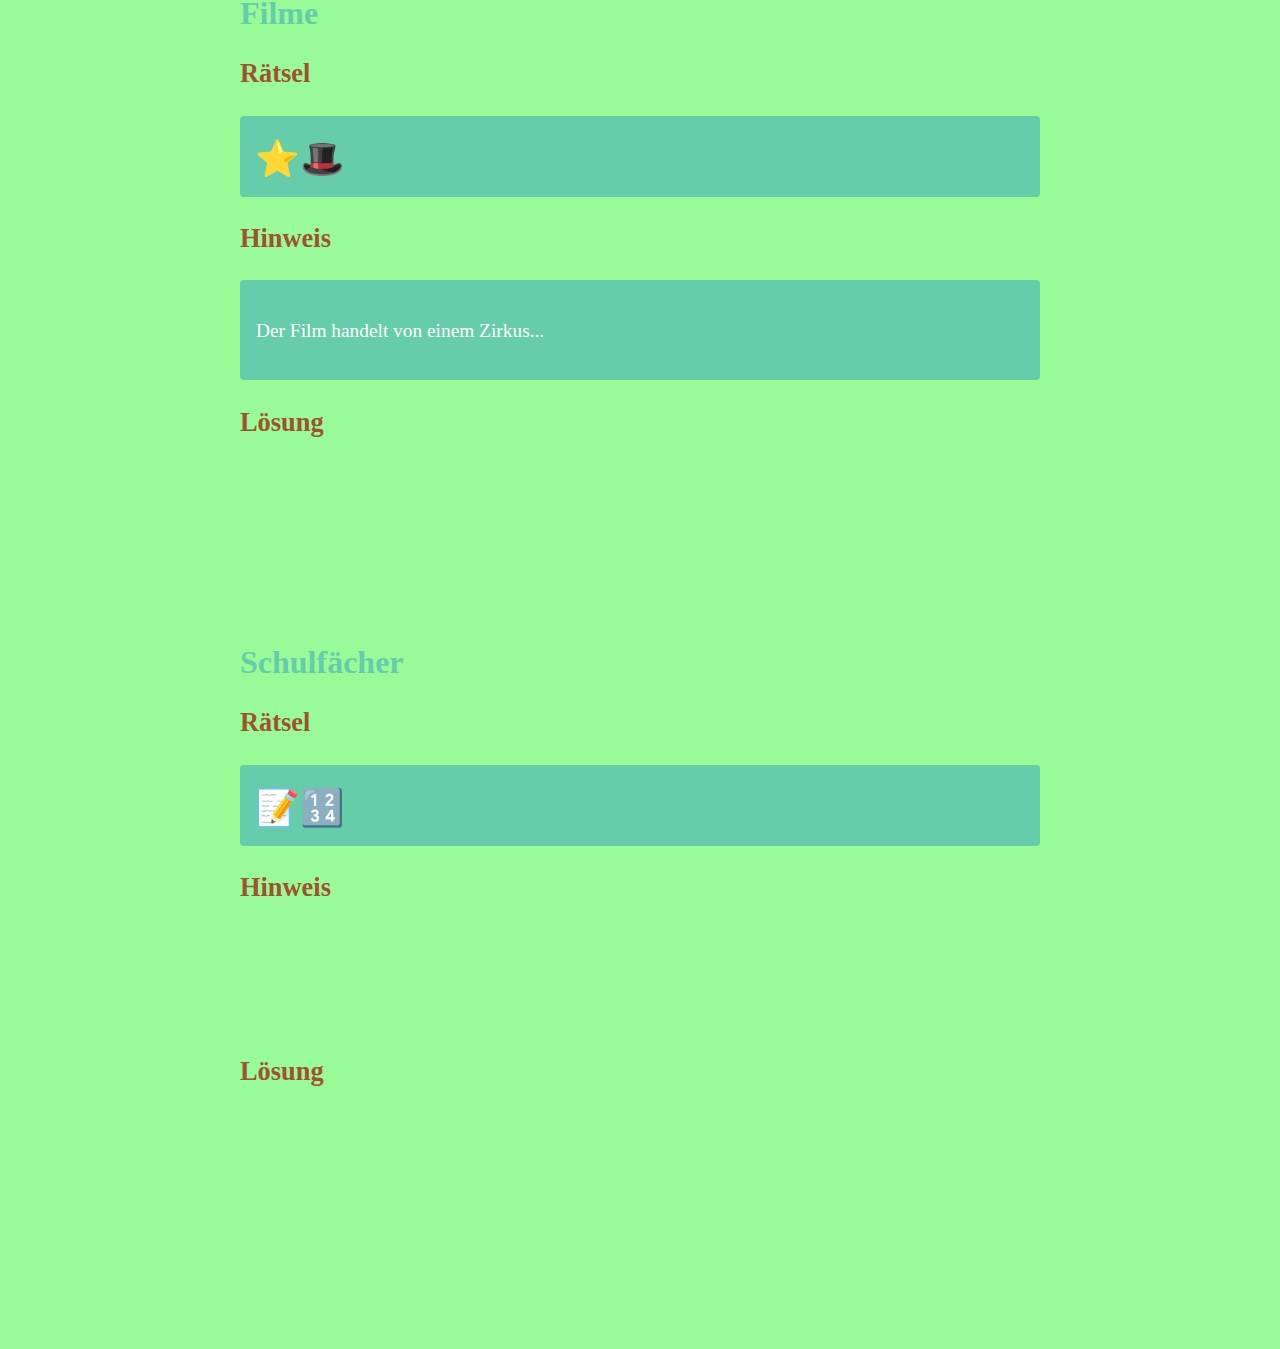
<file: aufgabe/loesungen/f/index.html>
<!DOCTYPE html>
<html lang="en">
<head>
  <meta charset="UTF-8">
  <meta name="viewport" content="width=device-width, initial-scale=1.0">
  <meta http-equiv="X-UA-Compatible" content="ie=edge">
  <link href="https://fonts.googleapis.com/css?family=Assistant:300,400,700|Libre+Baskerville:400,400" rel="stylesheet">
  <link rel="stylesheet" type="text/css" href="emoji.min.css" />
  <!--  
    Wie ihr emoji Klassen benutzt findet ihr hier:
    https://ionicabizau.github.io/emoji.css/# 
  -->
  <link rel="stylesheet" type="text/css" href="style.css" />
  <title>Emoji Quiz</title>
</head>
<body>


  <!--
    Aufgaben:
    1. Ändere die Rätsel nach deinen Wünschen. Wenn du eine andere Kategorie haben willst, 
       ändere einfach die Überschrift (<h2>). In dem Link oben findest du eine Anleitung, wie man Emojis einfügt.
    2. Mache die Hinweise nur beim Überfahren mit der Maus sichtbar. Die Klasse "versteckt" macht das schon für dich.
    3. Mache neue Rätsel, indem du die alten Rätsel kopierst und änderst. Oder füge eine neue Kategorie hinzu.
    4. Ändere das Aussehen deines Quizes. Das machst du in der Datei "style.css", die du links in der Seitenleiste findest.
  -->

  
  <div class="inhalt">
    <h1 class="willkommen-ueberschrift"> Hey, viel Spaß beim meinem Emoji-Quiz!!!</h1>
    <p class="willkommen-text">
      Jetzt folgen ein paar Rätsel aus Emojis. Es gibt verschiedene Kategorien. Es gibt immer einen Hinweis.<br>
      Wenn ihr denkt ihr wisst die Antwort müsst ihr einfach überden Bildschirm streichen. Wisst ihr die Lösung <strong>nicht</strong> tut ihr genau das gleiche...
    </p>
    
    
    
    <h2>Sport</h2>
    
    <div class="frage">
      <h3>Rätsel</h3>
      <div class="emoji-frage"><span class="ec ec-running-man"></span><span class="ec ec-field-hockey"></span></div>
      <h3>Hinweis</h3>
      <div class="hinweis">
        <p>
          Eine<strong> Sportart</strong>, wo man sehr viel rennt...
        </p>
		</div>
      <h3>Lösung</h3>
      <div class="loesung versteckt">
        <p>
		Hockey
		</p>
      </div>
    </div>

    
    
    <h2>Musik</h2>
    
    <div class="frage">
      <h3>Rätsel</h3>
      <div class="emoji-frage"><span class="ec ec-two-hearts"></span><span class="ec ec-clock1"></span></div>
      <h3>Hinweis</h3>
      <div class="hinweis">
        <p>
          <strong>Time</strong>
        </p>
      </div>
      <h3>Lösung</h3>
      <div class="loesung versteckt">
        <p>
         I need your love
		</p>
      </div>
    </div>
    
    
    <h2>Filme</h2>
    
    <div class="frage">
      <h3>Rätsel</h3>
      <div class="emoji-frage"><span class="ec ec-star"></span><span class="ec ec-tophat"></span><span class=""></span></div>
      <h3>Hinweis</h3>
      <div class="hinweis">
        <p>
          Der Film handelt von einem Zirkus...
        </p>
      </div>
      <h3>Lösung</h3>
      <div class="loesung versteckt">
        <p>
          The gratest Schowman
        </p>
      </div>
    </div>
	

<h2>Schulfächer</h2>
    
    <div class="frage">
      <h3>Rätsel</h3>
      <div class="emoji-frage"><span class="ec ec-memo"></span><span class="ec ec-1234"></span></div>
      <h3>Hinweis</h3>
      <div class="loesung versteckt">
        <p>
         Taschenrechner, Geodreieck, Zirkel
        </p>
		</div>
      <h3>Lösung</h3>
      <div class="loesung versteckt">
        <p>
		Mathe
		</p>
      </div>
    </div>






  </div>
</body>
</html>
</file>
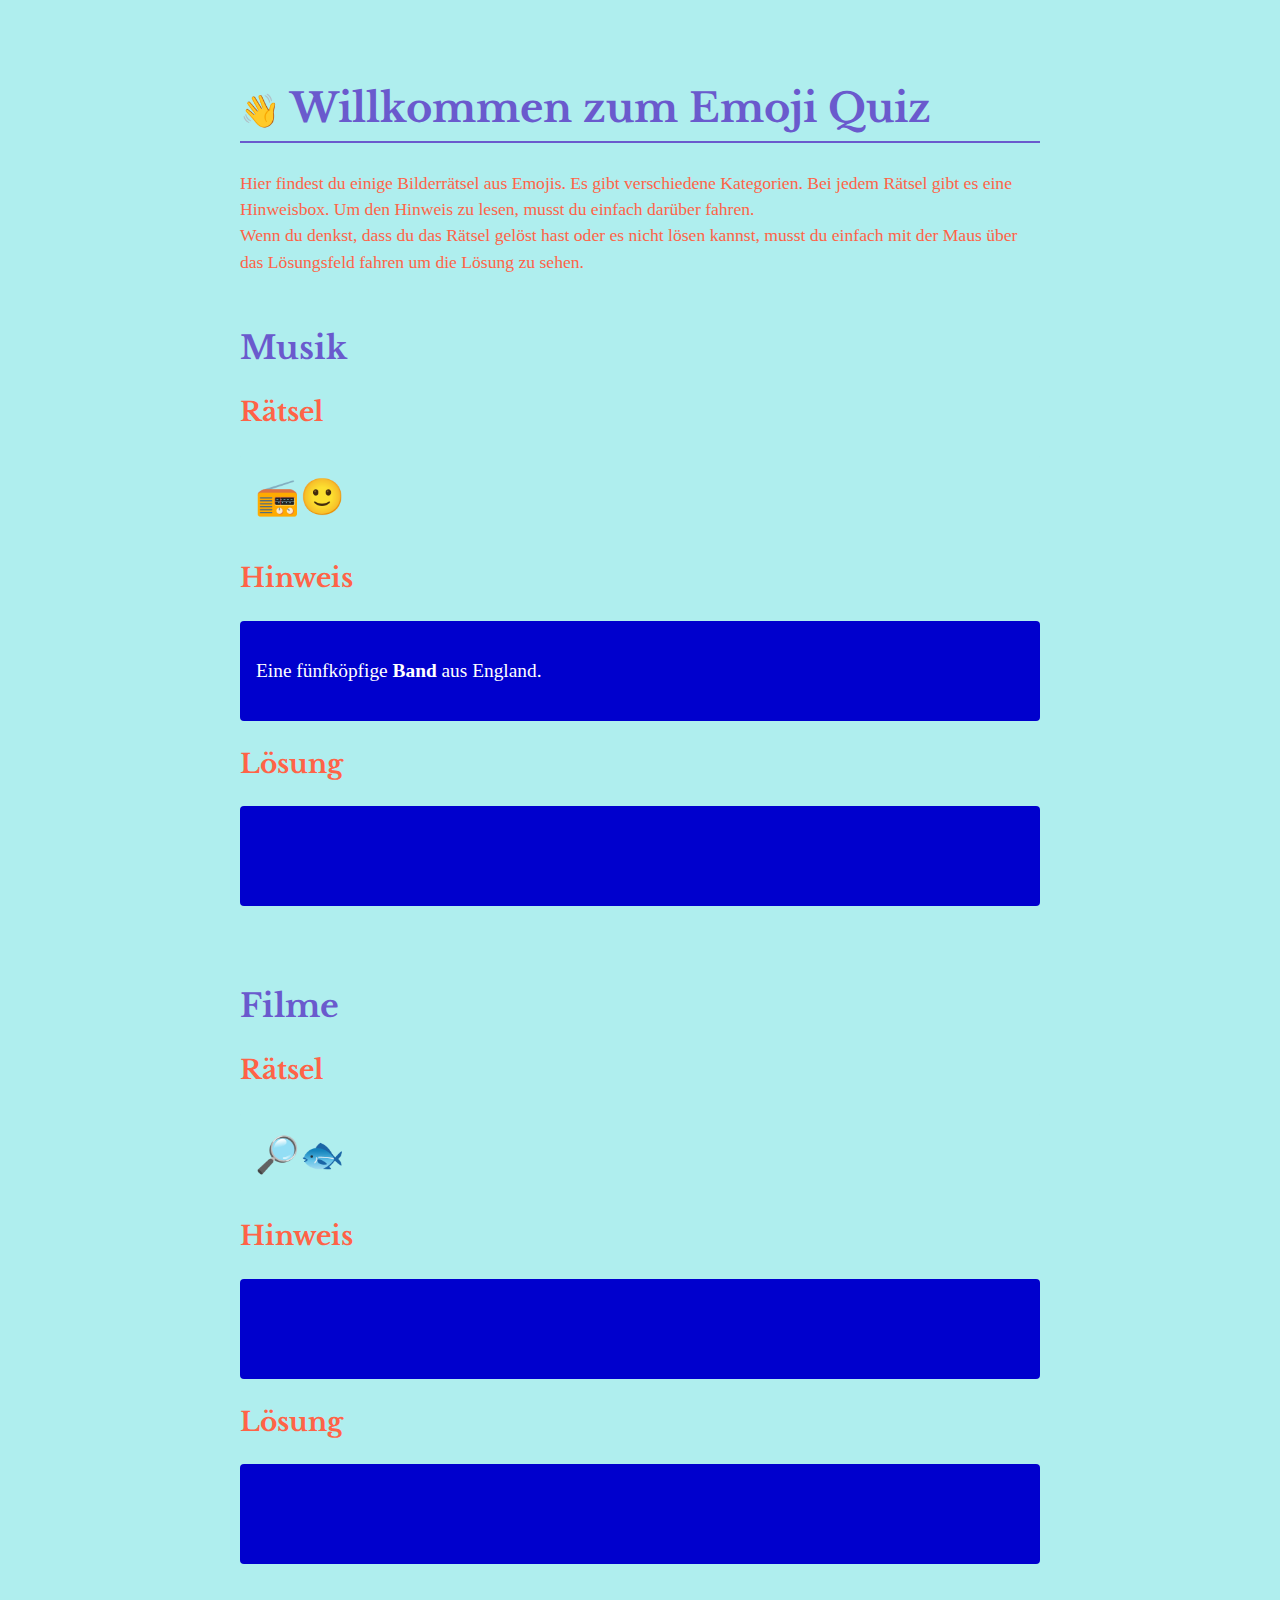
<file: aufgabe/loesungen/g/index.html>
<!DOCTYPE html>
<html lang="en">
<head>
  <meta charset="UTF-8">
  <meta name="viewport" content="width=device-width, initial-scale=1.0">
  <meta http-equiv="X-UA-Compatible" content="ie=edge">
  <link href="https://fonts.googleapis.com/css?family=Assistant:300,400,700|Libre+Baskerville:400,400" rel="stylesheet">
  <link rel="stylesheet" type="text/css" href="emoji.min.css" />
  <!--  
    Wie ihr emoji Klassen benutzt findet ihr hier:
    https://ionicabizau.github.io/emoji.css/# 
  -->
  <link rel="stylesheet" type="text/css" href="style.css" />
  <title>Emoji Quiz</title>
</head>
<body>


  <!--
    Aufgaben:
    1. Ändere die Rätsel nach deinen Wünschen. Wenn du eine andere Kategorie haben willst, 
       ändere einfach die Überschrift (<h2>). In dem Link oben findest du eine Anleitung, wie man Emojis einfügt.
    2. Mache die Hinweise nur beim Überfahren mit der Maus sichtbar. Die Klasse "versteckt" macht das schon für dich.
    3. Mache neue Rätsel, indem du die alten Rätsel kopierst und änderst. Oder füge eine neue Kategorie hinzu.
    4. Ändere das Aussehen deines Quizes. Das machst du in der Datei "style.css", die du links in der Seitenleiste findest.
  -->

  
  <div class="inhalt">
    <h1 class="willkommen-ueberschrift"><span class="ec ec-wave"></span> Willkommen zum Emoji Quiz</h1>
    <p class="willkommen-text">
      Hier findest du einige Bilderrätsel aus Emojis. Es gibt verschiedene Kategorien. Bei jedem Rätsel gibt es eine
      Hinweisbox. Um den Hinweis zu lesen, musst du einfach darüber fahren.<br>
      Wenn du denkst, dass du das Rätsel gelöst hast oder es nicht lösen kannst,
      musst du einfach mit der Maus über das Lösungsfeld fahren um die Lösung zu sehen.
    </p>
    
    
    
    <h2>Musik</h2>
    
    <div class="frage">
      <h3>Rätsel</h3>
      <div class="emoji-frage"><span class="ec ec-radio"></span><span class="ec ec-slightly-smiling-face"></span></div>
      <h3>Hinweis</h3>
      <div class="hinweis">
        <p>
          Eine fünfköpfige <strong>Band</strong> aus England.
        </p>
      </div>
      <h3>Lösung</h3>
      <div class="loesung versteckt">
        <p>
          Radiohead
        </p>
      </div>
    </div>
    
    
    
    
    <h2>Filme</h2>
    
    <div class="frage">
      <h3>Rätsel</h3>
      <div class="emoji-frage"><span class="ec ec-mag-right"></span><span class="ec ec-fish"></span></div>
      <h3>Hinweis</h3>
      <div class="loesung versteckt">
        <p>
          Es ist ein Fisch der unter Gedechnissschwund leidet 
        </p>
      </div>
      <h3>Lösung</h3>
      <div class="loesung versteckt">
        <p>
          findet Dori
        </p>
      </div>
    </div>






  </div>
</body>
</html>
</file>
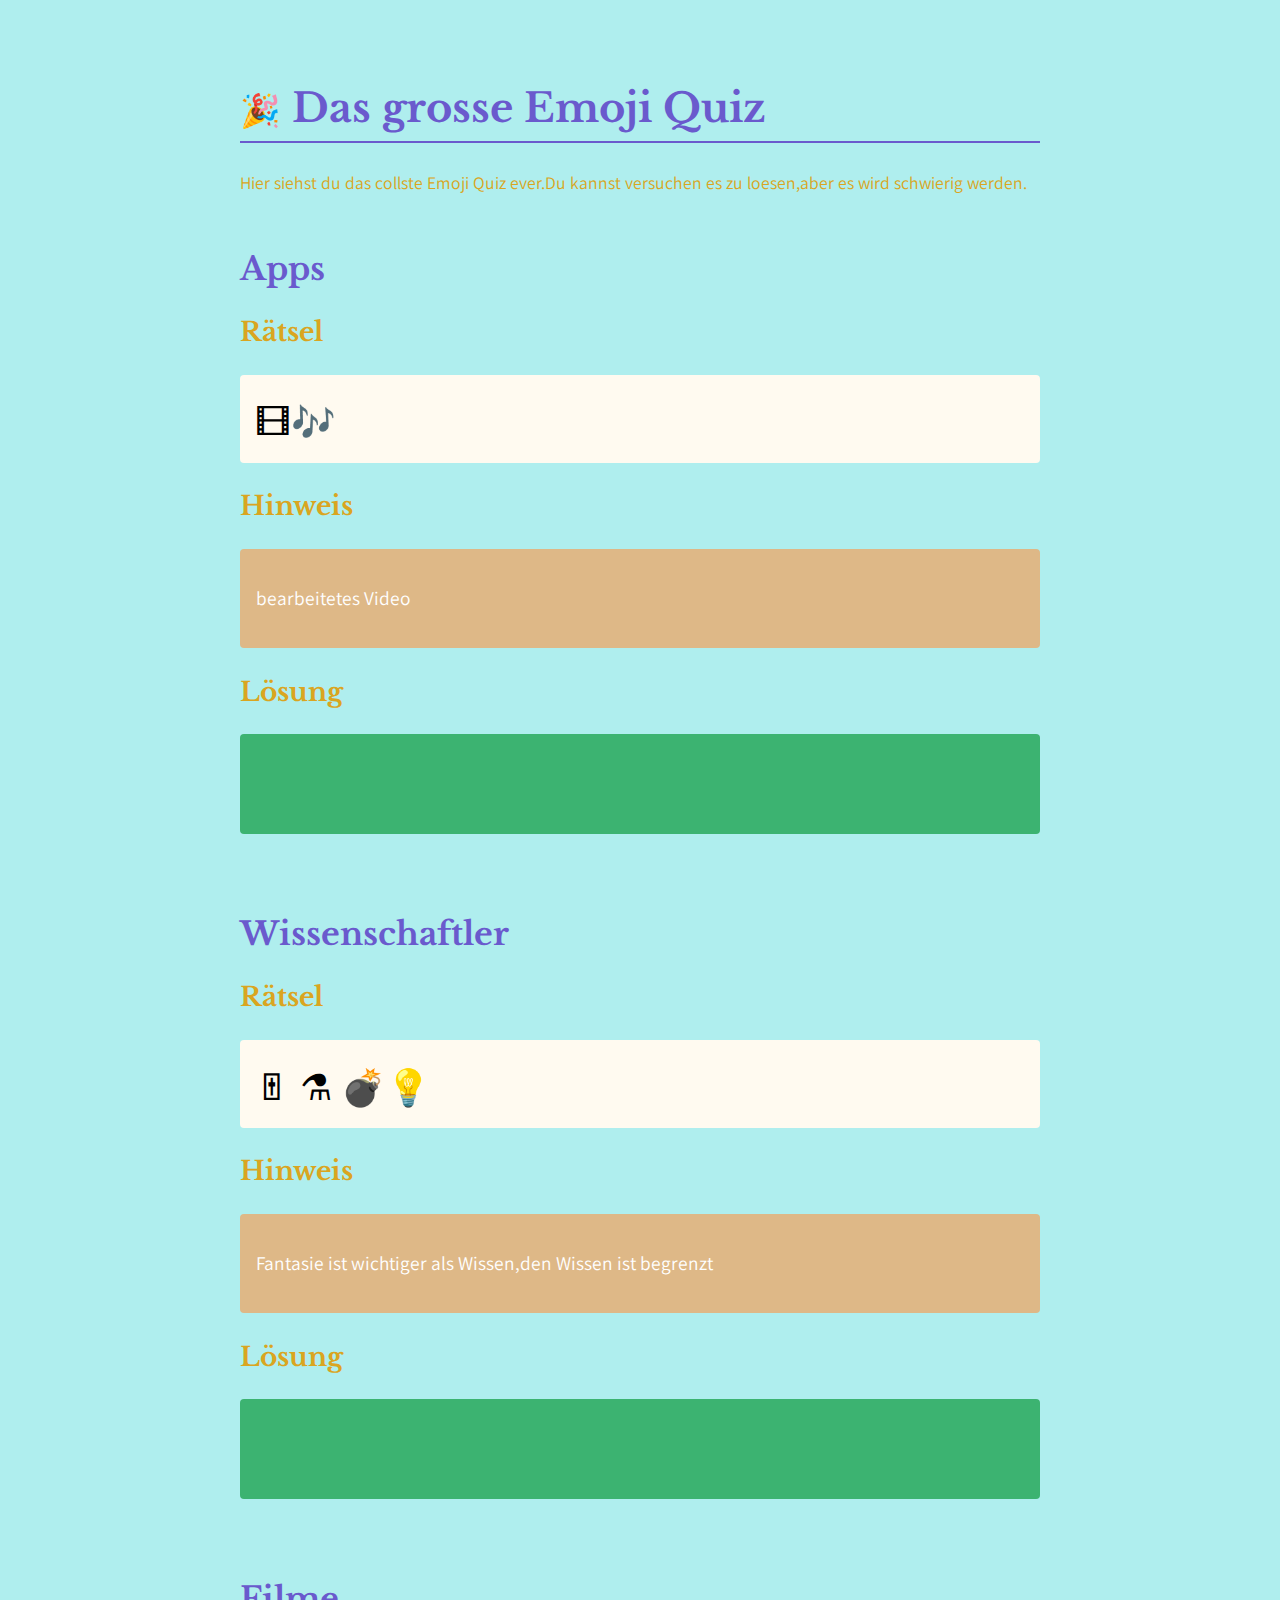
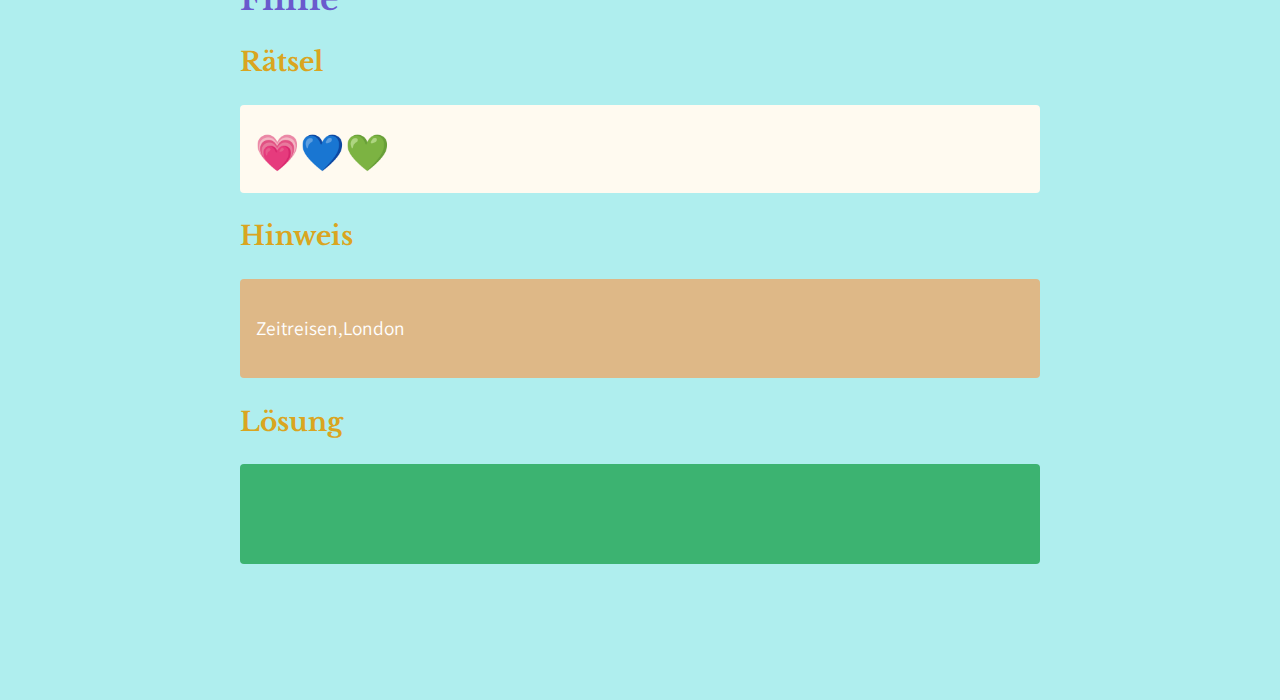
<file: aufgabe/loesungen/h/index.html>
<!DOCTYPE html>
<html lang="en">
<head>
  <meta charset="UTF-8">
  <meta name="viewport" content="width=device-width, initial-scale=1.0">
  <meta http-equiv="X-UA-Compatible" content="ie=edge">
  <link href="https://fonts.googleapis.com/css?family=Assistant:300,400,700|Libre+Baskerville:400,400" rel="stylesheet">
  <link rel="stylesheet" type="text/css" href="emoji.min.css" />
  <!--  
    Wie ihr emoji Klassen benutzt findet ihr hier:
    https://ionicabizau.github.io/emoji.css/# 
  -->
  <link rel="stylesheet" type="text/css" href="style.css" />
  <title>Emoji Quiz</title>
</head>
<body>


  <!--
    Aufgaben:
    1. Ändere die Rätsel nach deinen Wünschen. Wenn du eine andere Kategorie haben willst, 
       ändere einfach die Überschrift (<h2>). In dem Link oben findest du eine Anleitung, wie man Emojis einfügt.
    2. Mache die Hinweise nur beim Überfahren mit der Maus sichtbar. Die Klasse "versteckt" macht das schon für dich.
    3. Mache neue Rätsel, indem du die alten Rätsel kopierst und änderst. Oder füge eine neue Kategorie hinzu.
    4. Ändere das Aussehen deines Quizes. Das machst du in der Datei "style.css", die du links in der Seitenleiste findest.
  -->

  
  <div class="inhalt">
    <h1 class="willkommen-ueberschrift"><span class="ec ec-tada"></span> Das grosse Emoji Quiz</h1>
    <p class="willkommen-text">
      Hier siehst du das collste Emoji Quiz ever.Du kannst versuchen es zu loesen,aber es wird schwierig werden.
<br>
     
    
    
    
    <h2>Apps</h2>
    
    <div class="frage">
      <h3>Rätsel</h3>
      <div class="emoji-frage"><span class="ec ec-film-strip"></span><span class="ec ec-notes"></span></div>
      <h3>Hinweis</h3>
      <div class="hinweis">
        <p>
          bearbeitetes Video <strong></strong> 
        </p>
      </div>
      <h3>Lösung</h3>
      <div class="loesung versteckt">
        <p>
          Tic Toc
        </p>
      </div>
    </div>
    
	<h2>Wissenschaftler</h2>
    
    <div class="frage">
      <h3>Rätsel</h3>
      <div class="emoji-frage">
	  <span class="ec ec-level-slider"></span>
	  <span class="ec ec-alembic"></span> 
	  <span class="ec ec-bomb"></span><span class="ec ec-bulb"></span>
	  </div>
      <h3>Hinweis</h3>
      <div class="hinweis">
        <p>
          Fantasie ist wichtiger als Wissen,den Wissen ist begrenzt <strong></strong> 
        </p>
      </div>
      <h3>Lösung</h3>
      <div class="loesung versteckt">
        <p>
          Albert Einstein
        </p>
      </div>
    </div>
	
    
    
    
    <h2>Filme</h2>
    
    <div class="frage">
      <h3>Rätsel</h3>
      <div class="emoji-frage"><span class="ec ec-heartpulse"></span><span class="ec ec-blue-heart"></span><span class="ec ec-green-heart"></span></div>
      <h3>Hinweis</h3>
      <div class="hinweis">
        <p>
          Zeitreisen,London
        </p>
      </div>
      <h3>Lösung</h3>
      <div class="loesung versteckt">
        <p>
		Rubinrot,Saphierblau,Smaragdgruen
        </p>
      </div>
    </div>






  </div>
</body>
</html>
</file>
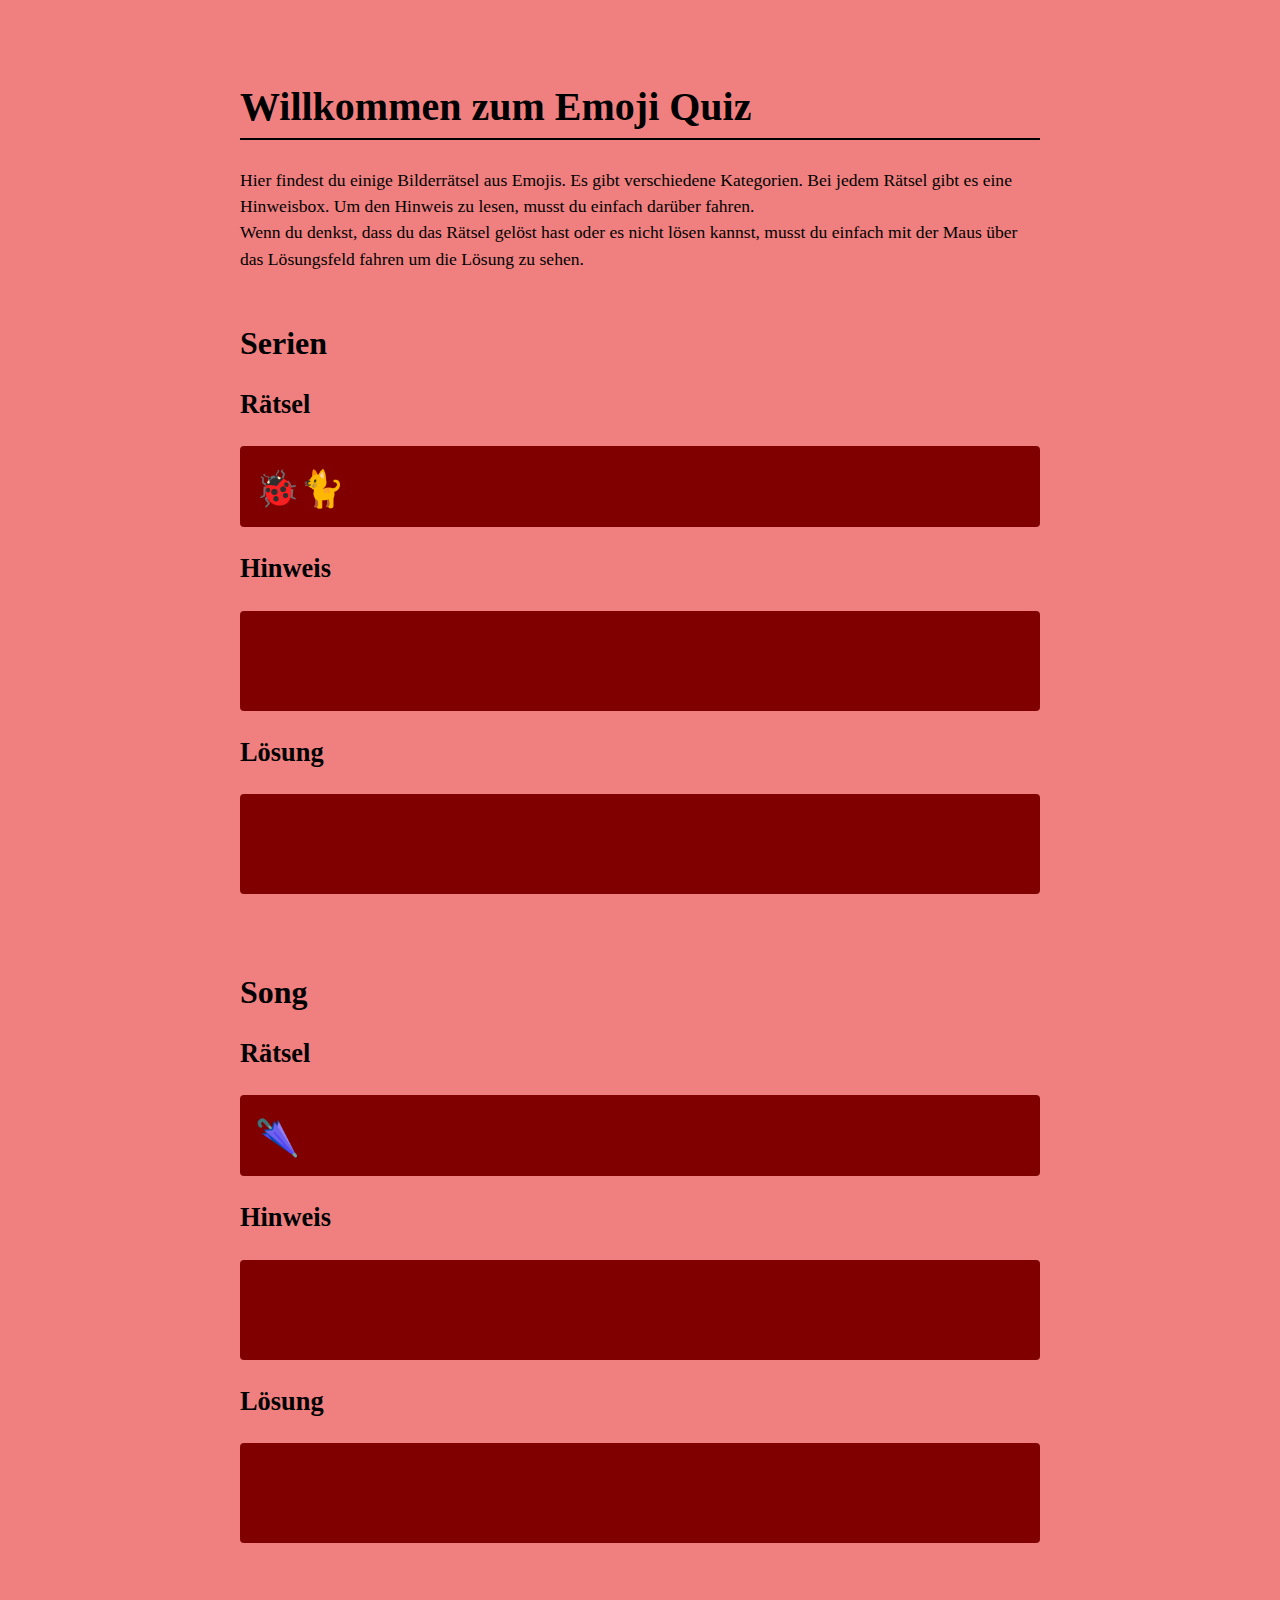
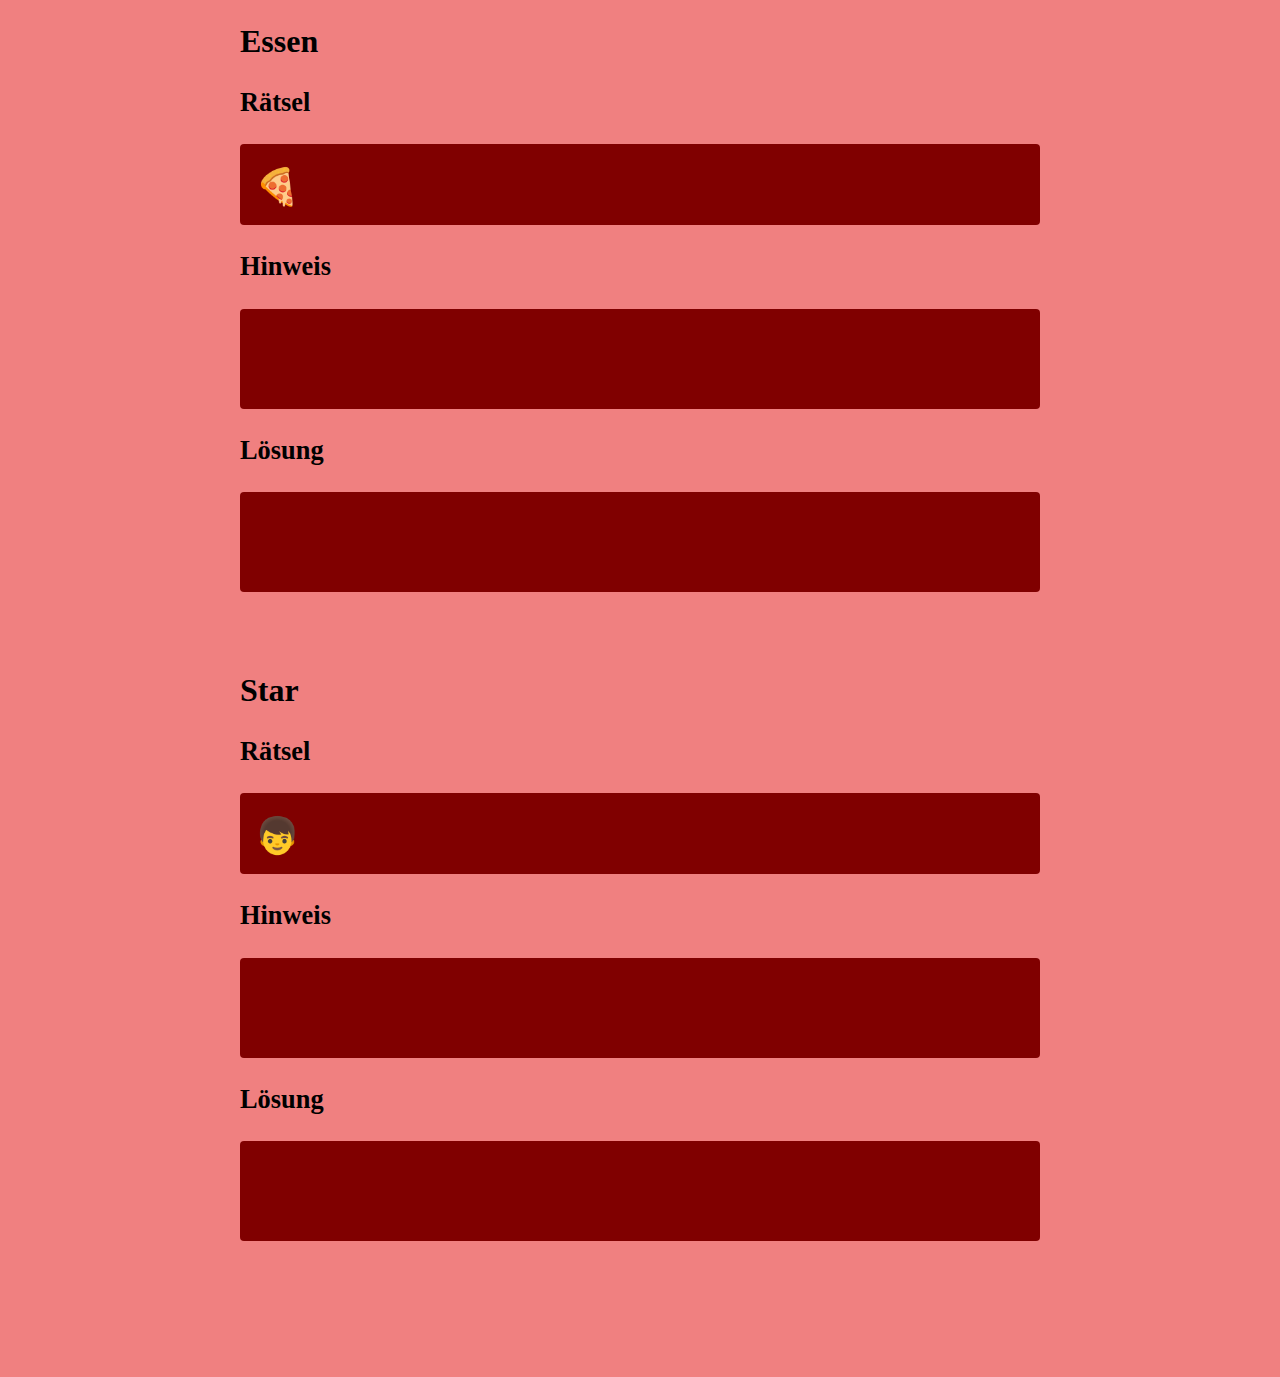
<file: aufgabe/loesungen/i/index.html>
<!DOCTYPE html>
<html lang="en">
<head>
  <meta charset="UTF-8">
  <meta name="viewport" content="width=device-width, initial-scale=1.0">
  <meta http-equiv="X-UA-Compatible" content="ie=edge">
  <link href="https://fonts.googleapis.com/css?family=Assistant:300,400,700|Libre+Baskerville:400,400" rel="stylesheet">
  <link rel="stylesheet" type="text/css" href="emoji.min.css" />
  <!--  
    Wie ihr emoji Klassen benutzt findet ihr hier:
    https://ionicabizau.github.io/emoji.css/# 
  -->
  <link rel="stylesheet" type="text/css" href="style.css" />
  <title>Emoji Quiz</title>
</head>
<body>


  <!--
    Aufgaben:
    1. Ändere die Rätsel nach deinen Wünschen. Wenn du eine andere Kategorie haben willst, 
       ändere einfach die Überschrift (<h2>). In dem Link oben findest du eine Anleitung, wie man Emojis einfügt.
    2. Mache die Hinweise nur beim Überfahren mit der Maus sichtbar. Die Klasse "versteckt" macht das schon für dich.
    3. Mache neue Rätsel, indem du die alten Rätsel kopierst und änderst. Oder füge eine neue Kategorie hinzu.
    4. Ändere das Aussehen deines Quizes. Das machst du in der Datei "style.css", die du links in der Seitenleiste findest.
  -->

  
  <div class="inhalt">
    <h1 class="willkommen-ueberschrift"> Willkommen zum Emoji Quiz</h1>
    <p class="willkommen-text">
      Hier findest du einige Bilderrätsel aus Emojis. Es gibt verschiedene Kategorien. Bei jedem Rätsel gibt es eine
      Hinweisbox. Um den Hinweis zu lesen, musst du einfach darüber fahren.<br>
      Wenn du denkst, dass du das Rätsel gelöst hast oder es nicht lösen kannst,
      musst du einfach mit der Maus über das Lösungsfeld fahren um die Lösung zu sehen.
    </p>
    
    
    
    <h2>Serien</h2>
    
    <div class="frage">
      <h3>Rätsel</h3>
      <div class="emoji-frage"><span class="ec ec-beetle"><span class="ec ec-cat2"></span></span>
</span></div>
      <h3>Hinweis</h3>
	<div class="hinweis versteckt">
        <p>
          Eine <strong>Disney-Serie</strong> fuer <strong>Kinder</strong>.
        </p>
      </div>
      <h3>Lösung</h3>
      <div class="loesung versteckt">
        <p>
          Miraculous
        </p>
      </div>
    </div>
    
    
    
    
    <h2>Song</h2>
    
    <div class="frage">
      <h3>Rätsel</h3>
      <div class="emoji-frage"><span class="ec ec-closed-umbrella"></span>
</span></div>
      <h3>Hinweis</h3>
      <div class="hinweis versteckt">
        <p>
         Ein Song von <strong>Rihanna</strong>.
        </p>
      </div>
      <h3>Lösung</h3>
      <div class="loesung versteckt">
        <p>
          Umbrella
        </p>
      </div>
    </div>


    <h2>Essen</h2>
    
    <div class="frage">
      <h3>Rätsel</h3>
      <div class="emoji-frage"><span class="ec ec-pizza"></span>
</span></div>
      <h3>Hinweis</h3>
      <div class="hinweis versteckt">
        <p>
         Ein Fastfood mit <strong>Kaese</strong> und <strong>Tomatensosse</strong>.
        </p>
      </div>
      <h3>Lösung</h3>
      <div class="loesung versteckt">
        <p>
          Pizza
        </p>
      </div>
    </div>


    <h2>Star</h2>
     
    <div class="frage">
      <h3>Rätsel</h3>
      <div class="emoji-frage"><span class="ec ec-boy"></span>
</span></div>
      <h3>Hinweis</h3>
      <div class="hinweis versteckt">
        <p>
         Ein <strong>kanadischer</strong> Saenger, der <strong>20 Jahre alt</strong> ist.
        </p>
      </div>
      <h3>Lösung</h3>
      <div class="loesung versteckt">
        <p>
          Shawn Mendes
        </p>
      </div>
    </div>




  </div>
</body>
</html>
</file>
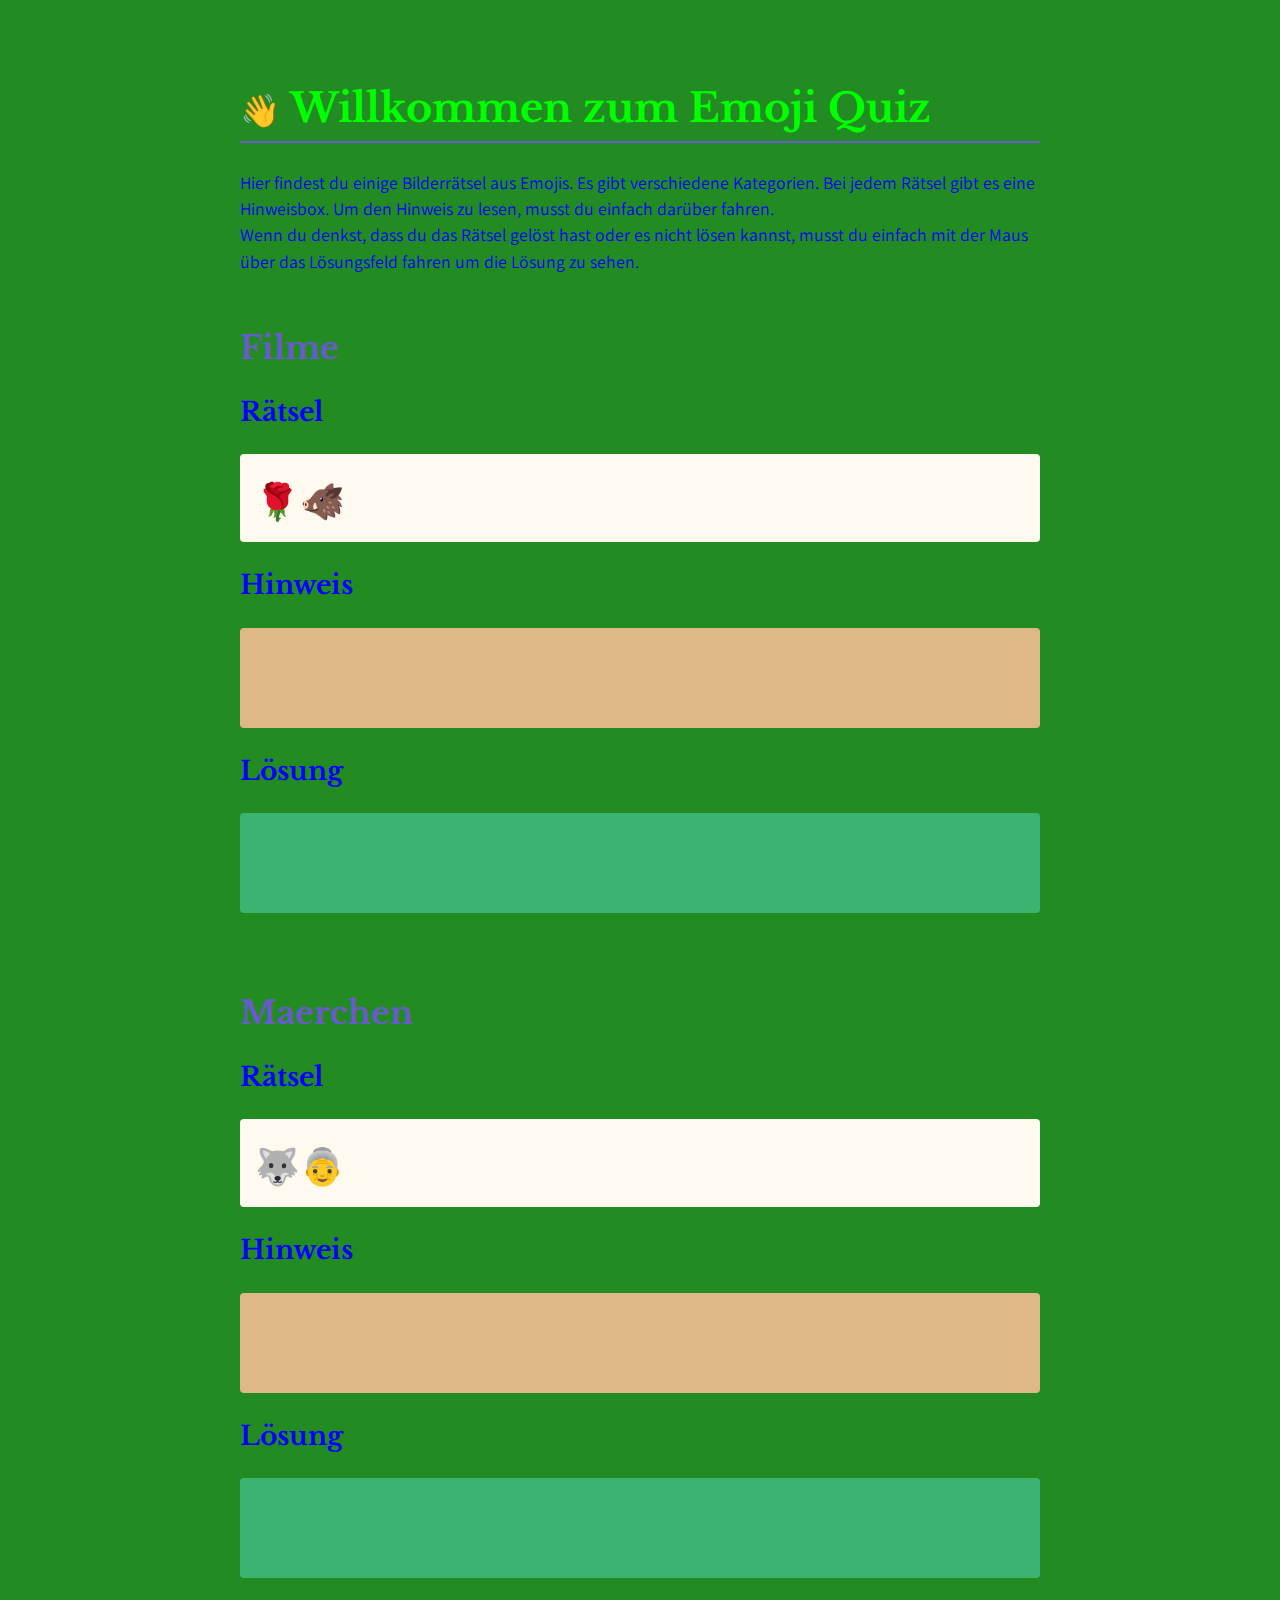
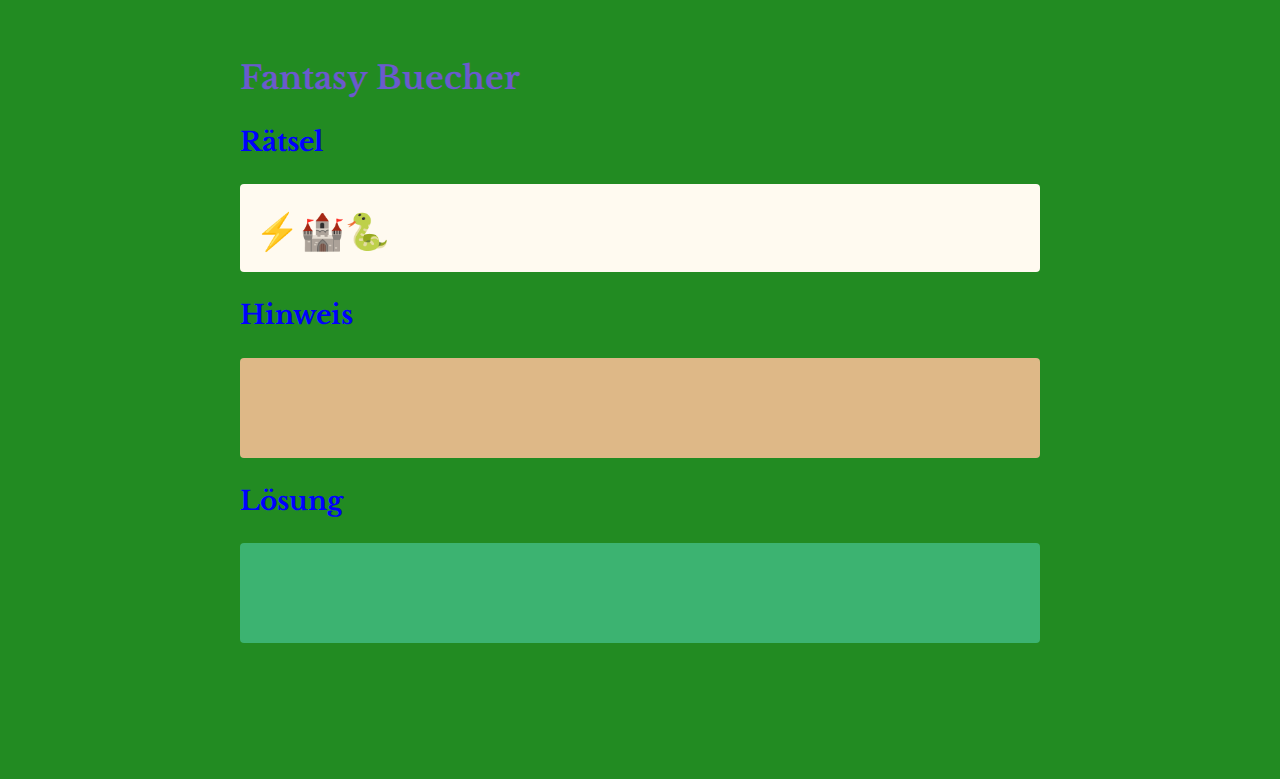
<file: aufgabe/loesungen/j/index.html>
<!DOCTYPE html>
<html lang="en">
<head>
  <meta charset="UTF-8">
  <meta name="viewport" content="width=device-width, initial-scale=1.0">
  <meta http-equiv="X-UA-Compatible" content="ie=edge">
  <link href="https://fonts.googleapis.com/css?family=Assistant:300,400,700|Libre+Baskerville:400,400" rel="stylesheet">
  <link rel="stylesheet" type="text/css" href="emoji.min.css" />
  <!--  
    Wie ihr emoji Klassen benutzt findet ihr hier:
    https://ionicabizau.github.io/emoji.css/# 
  -->
  <link rel="stylesheet" type="text/css" href="style.css" />
  <title>Emoji Quiz</title>
</head>
<body>


  <!--
    Aufgaben:
    1. Ändere die Rätsel nach deinen Wünschen. Wenn du eine andere Kategorie haben willst, 
       ändere einfach die Überschrift (<h2>). In dem Link oben findest du eine Anleitung, wie man Emojis einfügt.
    2. Mache die Hinweise nur beim Überfahren mit der Maus sichtbar. Die Klasse "versteckt" macht das schon für dich.
    3. Mache neue Rätsel, indem du die alten Rätsel kopierst und änderst. Oder füge eine neue Kategorie hinzu.
    4. Ändere das Aussehen deines Quizes. Das machst du in der Datei "style.css", die du links in der Seitenleiste findest.
  -->

  
  <div class="inhalt">
    <h1 class="willkommen-ueberschrift"><span class="ec ec-wave"></span> Willkommen zum Emoji Quiz</h1>
    <p class="willkommen-text">
      Hier findest du einige Bilderrätsel aus Emojis. Es gibt verschiedene Kategorien. Bei jedem Rätsel gibt es eine
      Hinweisbox. Um den Hinweis zu lesen, musst du einfach darüber fahren.<br>
      Wenn du denkst, dass du das Rätsel gelöst hast oder es nicht lösen kannst,
      musst du einfach mit der Maus über das Lösungsfeld fahren um die Lösung zu sehen.
    </p>
    
    
    
    <h2>Filme</h2>
    
    <div class="frage">
      <h3>Rätsel</h3>
      <div class="emoji-frage"><span class="ec ec-rose"></span><span class="ec ec-boar"></span></div>
      <h3>Hinweis</h3>
      <div class="hinweis versteckt">
        <p>
      <strong>21 Jahre</strong> Zeit
       
		</p>
      </div>
      <h3>Lösung</h3>
      <div class="loesung versteckt">
        <p>
          Die Schoene und das Biest
        </p>
      </div>
    </div>
    
    
    
    
    <h2>Maerchen</h2>
    
    <div class="frage">
      <h3>Rätsel</h3>
      <div class="emoji-frage"><span class="ec ec-wolf"></span><span class="ec ec-older-woman"></span></div>
      <h3>Hinweis</h3>
      <div class="hinweis versteckt">
        <p>
          Hinter den Haselnussstraeuchern...
       
		</p>
      </div>
      <h3>Lösung</h3>
      <div class="loesung versteckt">
        <p>
          Rotkaeppchen
        </p>
      </div>
    </div>





    <h2>Fantasy Buecher</h2>
     
	<div class="frage"> 
	<h3>Rätsel</h3>
    <div class="emoji-frage"><span class="ec ec-zap"></span><span class="ec ec-european-castle"></span><span class="ec ec-snake"></span></div>
    <h3>Hinweis</h3>
    <div class="hinweis versteckt">
        <p>
         Schrecken in gruen
		 
	</p>
      </div>
      <h3>Lösung</h3>
    <div class="loesung versteckt">
        <p>
		Harry Potter in der Kammer des Schreckens
    	</p>
      </div>
    </div>
</file>
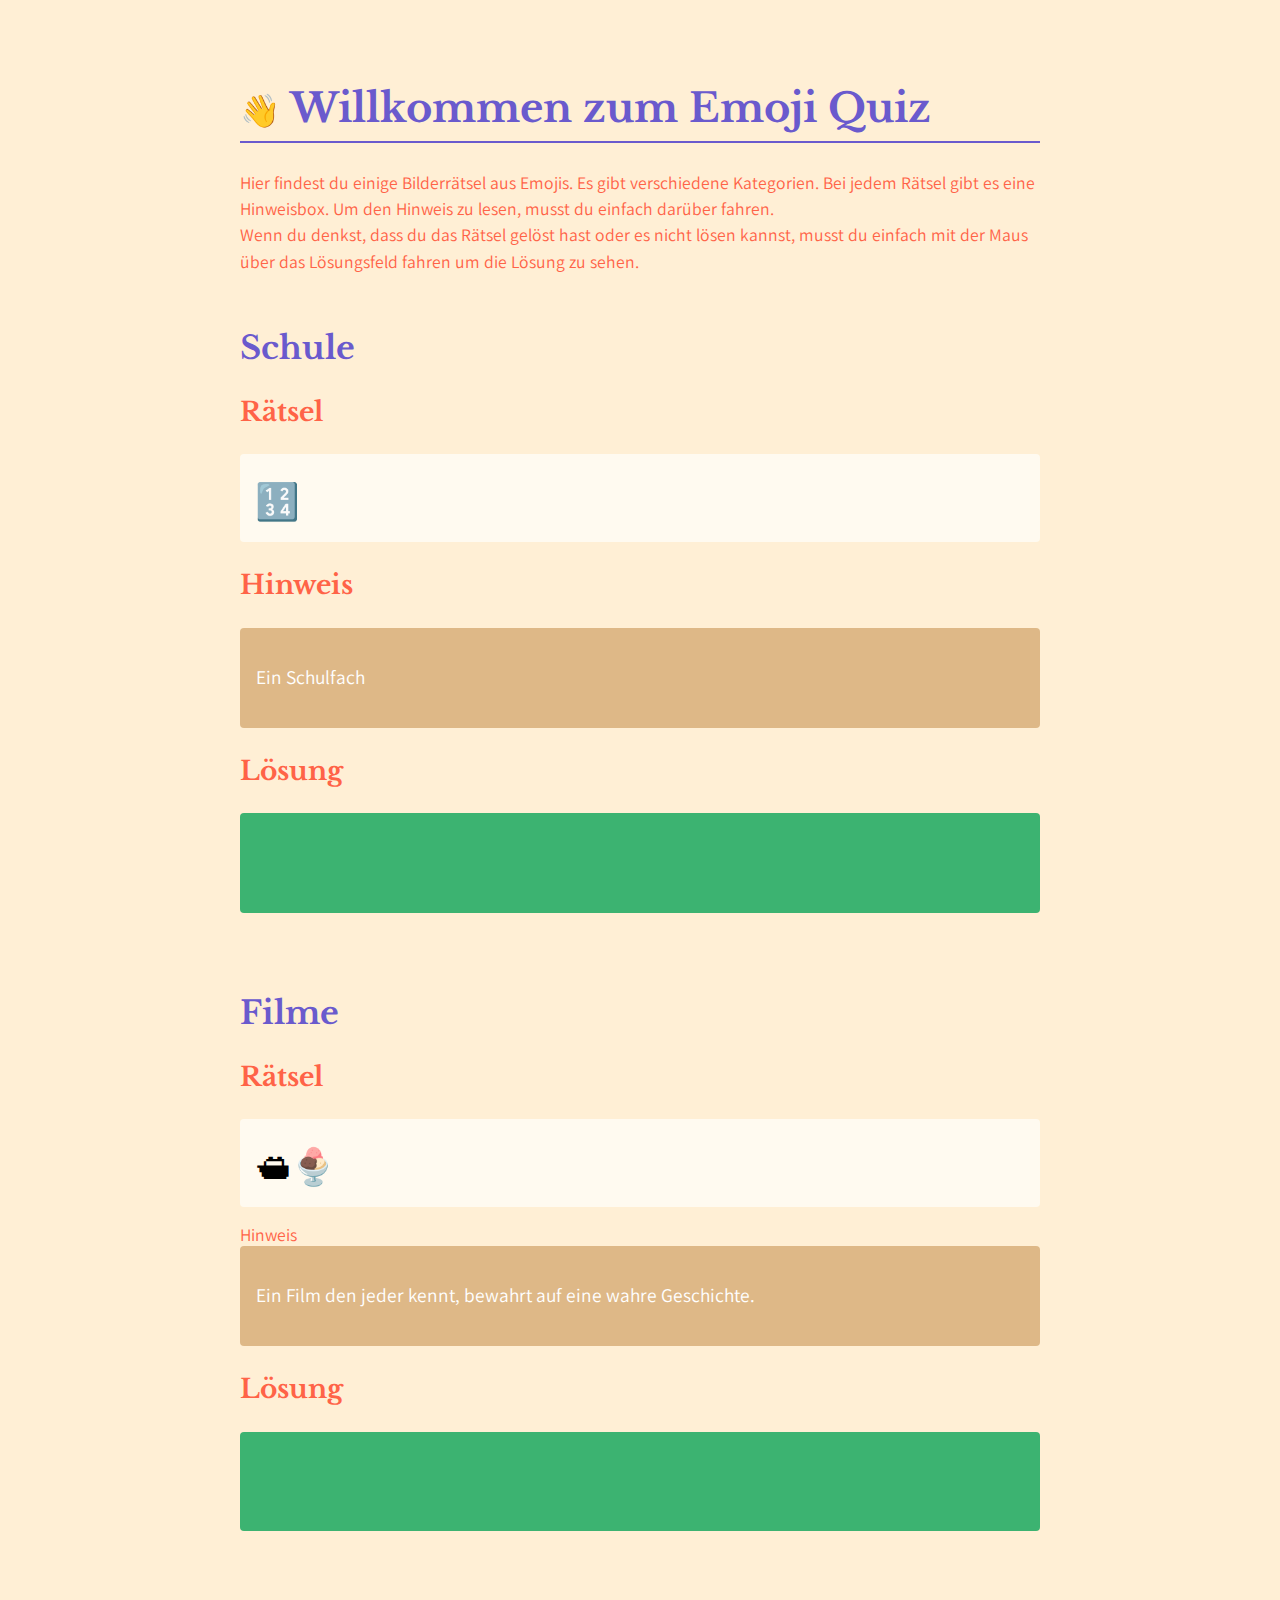
<file: aufgabe/loesungen/k/index.html>
<!DOCTYPE html>
<html lang="en">
<head>
  <meta charset="UTF-8">
  <meta name="viewport" content="width=device-width, initial-scale=1.0">
  <meta http-equiv="X-UA-Compatible" content="ie=edge">
  <link href="https://fonts.googleapis.com/css?family=Assistant:300,400,700|Libre+Baskerville:400,400" rel="stylesheet">
  <link rel="stylesheet" type="text/css" href="emoji.min.css" />
  <!--  
    Wie ihr emoji Klassen benutzt findet ihr hier:
    https://ionicabizau.github.io/emoji.css/# 
  -->
  <link rel="stylesheet" type="text/css" href="style.css" />
  <title>Emoji Quiz</title>
</head>
<body>


  <!--
    Aufgaben:
    1. Ändere die Rätsel nach deinen Wünschen. Wenn du eine andere Kategorie haben willst, 
       ändere einfach die Überschrift (<h2>). In dem Link oben findest du eine Anleitung, wie man Emojis einfügt.
    2. Mache die Hinweise nur beim Überfahren mit der Maus sichtbar. Die Klasse "versteckt" macht das schon für dich.
    3. Mache neue Rätsel, indem du die alten Rätsel kopierst und änderst. Oder füge eine neue Kategorie hinzu.
    4. Ändere das Aussehen deines Quizes. Das machst du in der Datei "style.css", die du links in der Seitenleiste findest.
  -->

  
  <div class="inhalt">
    <h1 class="willkommen-ueberschrift"><span class="ec ec-wave"></span> Willkommen zum Emoji Quiz</h1>
    <p class="willkommen-text">
      Hier findest du einige Bilderrätsel aus Emojis. Es gibt verschiedene Kategorien. Bei jedem Rätsel gibt es eine
      Hinweisbox. Um den Hinweis zu lesen, musst du einfach darüber fahren.<br>
      Wenn du denkst, dass du das Rätsel gelöst hast oder es nicht lösen kannst,
      musst du einfach mit der Maus über das Lösungsfeld fahren um die Lösung zu sehen.
    </p>
    
    
    
    <h2>Schule</h2>
    
    <div class="frage">
      <h3>Rätsel</h3>
      <div class="emoji-frage"><span class="ec ec-1234"></span><span class=""></span></div>
      <h3>Hinweis</h3>
      <div class="hinweis">
        <p>
          Ein Schulfach <strong></strong> 
        </p>
      </div>
      <h3>Lösung</h3>
      <div class="loesung versteckt">
        <p>
          Mathematik
        </p>
      </div>
    </div>
    
    
    
    
    <h2>Filme</h2>
    
    <div class="frage">
      <h3>Rätsel</h3>
      <div class="emoji-frage"><span class="ec ec-passenger-ship"><span class="ec ec-ice-cream"></span></div
	  "ec ec-mount-fuji"
      <h3>Hinweis</h3>
      <div class="hinweis">
        <p>
          Ein Film den jeder kennt, bewahrt auf eine wahre Geschichte.
        </p>
      </div>
      <h3>Lösung</h3>
      <div class="loesung versteckt">
        <p>
          Titanic
        </p>
      </div>
    </div>






  </div>
</body>
</html>
</file>
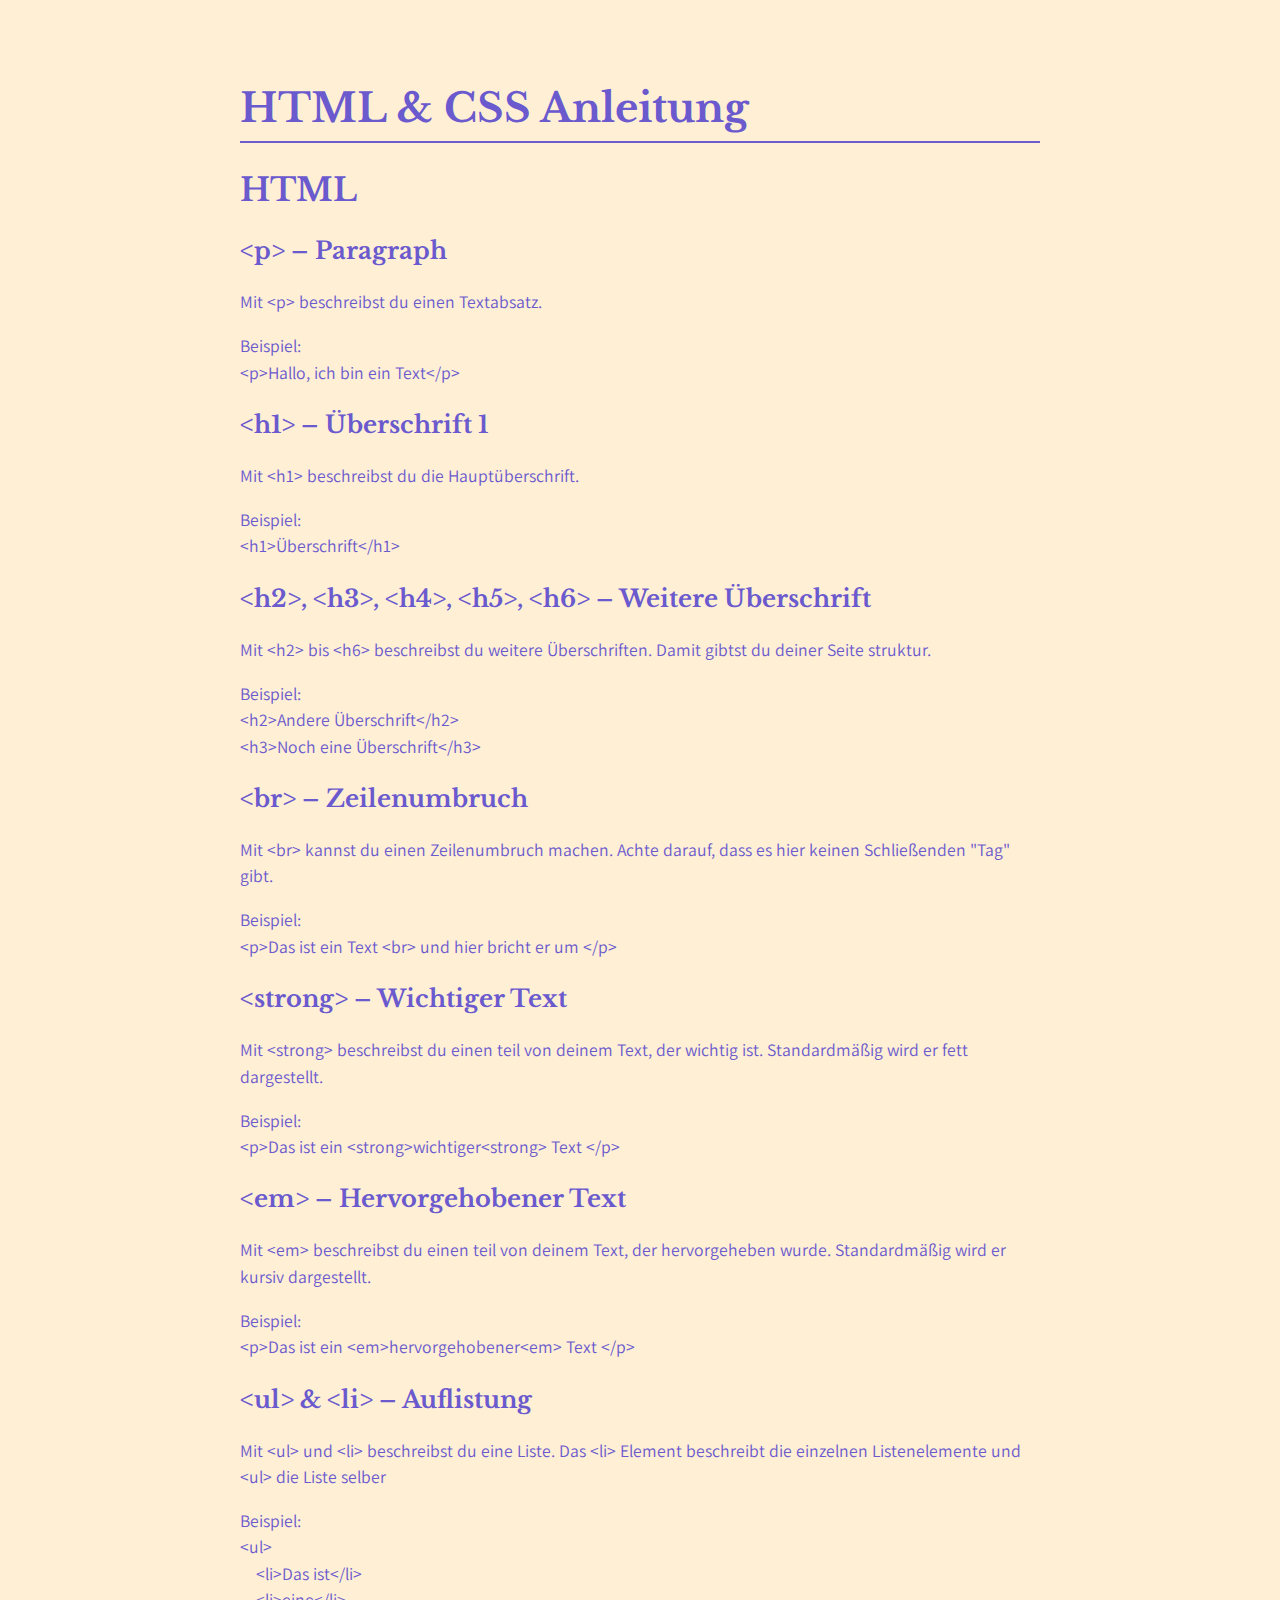
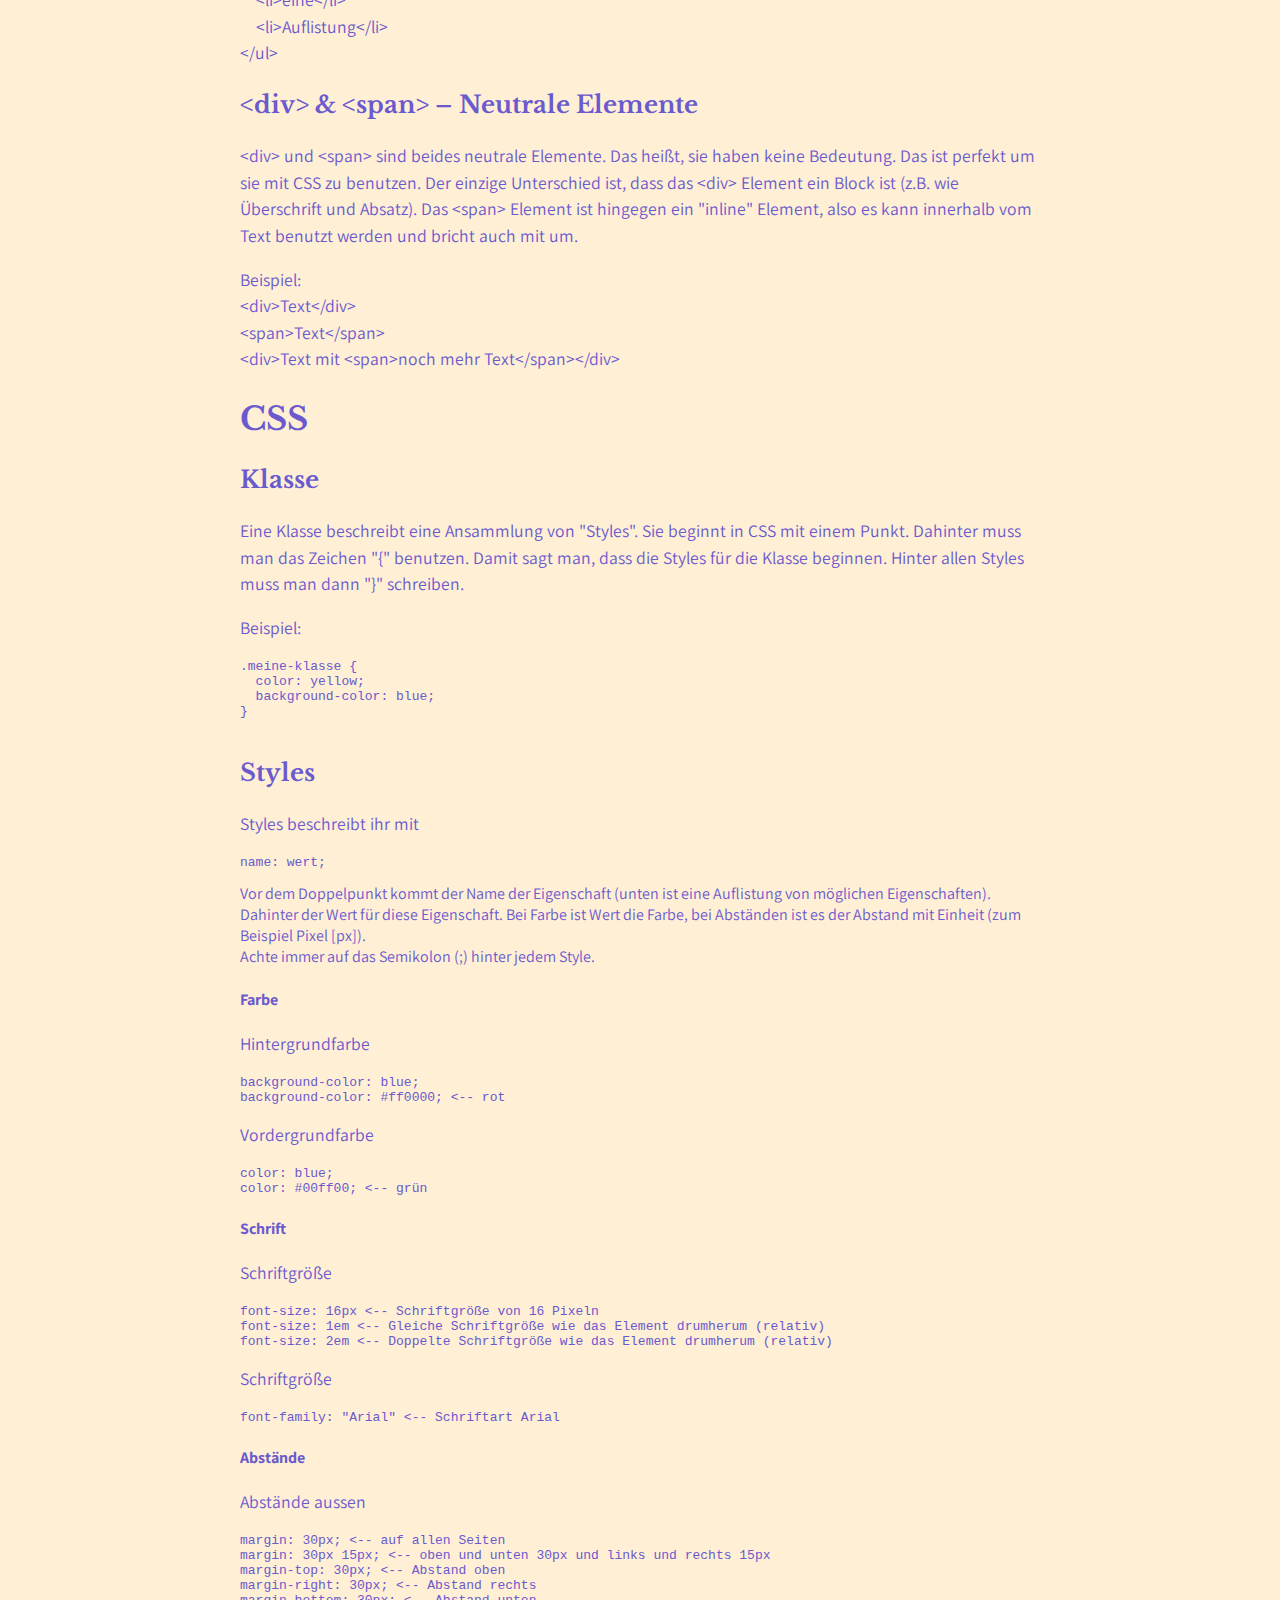
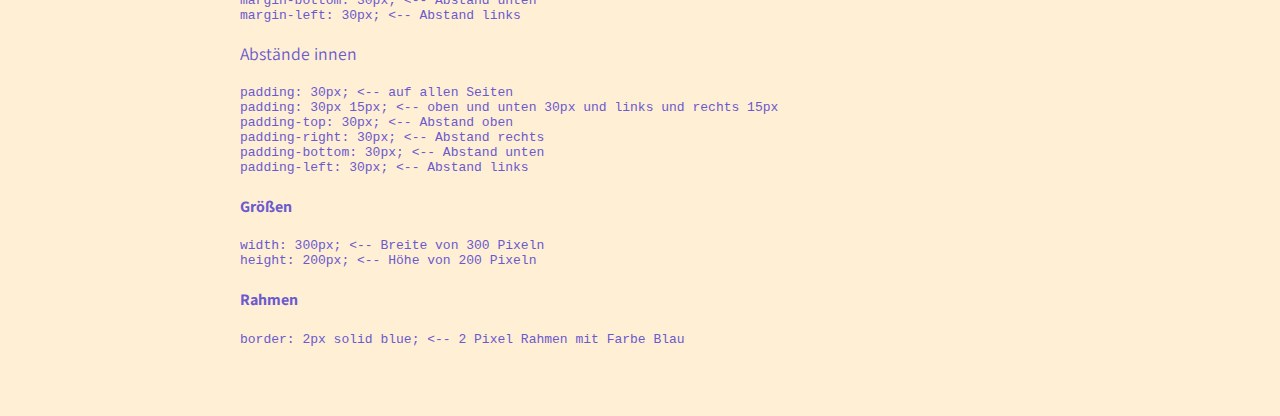
<file: aufgabe/anleitung.html>
<!DOCTYPE html>
<html lang="en">

<head>
  <meta charset="UTF-8">
  <meta name="viewport" content="width=device-width, initial-scale=1.0">
  <meta http-equiv="X-UA-Compatible" content="ie=edge">
  <link href="https://fonts.googleapis.com/css?family=Assistant:300,400,700|Libre+Baskerville:400,400" rel="stylesheet">
  <link rel="stylesheet" type="text/css" href="emoji.min.css" />
  <link rel="stylesheet" type="text/css" href="style.css" />
  <title>Emoji Quiz</title>
</head>

<body class="anleitung">
  <div class="inhalt">
    <h1>HTML &amp; CSS Anleitung</h1>

    <h2>HTML</h2>

    <h3>&lt;p&gt; – Paragraph</h3>
    <p>Mit &lt;p&gt; beschreibst du einen Textabsatz.</p>
    <p>
      Beispiel:<br>
      &lt;p&gt;Hallo, ich bin ein Text&lt;/p&gt;
    </p>

    <h3>&lt;h1&gt; – Überschrift 1</h3>
    <p>Mit &lt;h1&gt; beschreibst du die Hauptüberschrift.</p>
    <p>
      Beispiel:<br>
      &lt;h1&gt;Überschrift&lt;/h1&gt;
    </p>

    <h3>&lt;h2&gt;, &lt;h3&gt;, &lt;h4&gt;, &lt;h5&gt;, &lt;h6&gt; – Weitere Überschrift</h3>
    <p>Mit &lt;h2&gt; bis &lt;h6&gt; beschreibst du weitere Überschriften. Damit gibtst du deiner Seite struktur.</p>
    <p>
      Beispiel:<br>
      &lt;h2&gt;Andere Überschrift&lt;/h2&gt;<br>
      &lt;h3&gt;Noch eine Überschrift&lt;/h3&gt;<br>
    </p>

    <h3>&lt;br&gt; – Zeilenumbruch</h3>
    <p>Mit &lt;br&gt; kannst du einen Zeilenumbruch machen. Achte darauf, dass es hier keinen Schließenden "Tag" gibt.</p>
    <p>
      Beispiel:<br>
      &lt;p&gt;Das ist ein Text &lt;br&gt; und hier bricht er um &lt;/p&gt;
    </p>

    <h3>&lt;strong&gt; – Wichtiger Text</h3>
    <p>Mit &lt;strong&gt; beschreibst du einen teil von deinem Text, der wichtig ist. Standardmäßig wird er fett dargestellt.</p>
    <p>
      Beispiel:<br>
      &lt;p&gt;Das ist ein &lt;strong&gt;wichtiger&lt;strong&gt; Text &lt;/p&gt;
    </p>

    <h3>&lt;em&gt; – Hervorgehobener Text</h3>
    <p>Mit &lt;em&gt; beschreibst du einen teil von deinem Text, der hervorgeheben wurde. Standardmäßig wird er kursiv dargestellt.</p>
    <p>
      Beispiel:<br>
      &lt;p&gt;Das ist ein &lt;em&gt;hervorgehobener&lt;em&gt; Text &lt;/p&gt;
    </p>

    <h3>&lt;ul&gt; & &lt;li&gt; – Auflistung</h3>
    <p>Mit &lt;ul&gt; und &lt;li&gt; beschreibst du eine Liste. Das &lt;li&gt; Element beschreibt die einzelnen Listenelemente und &lt;ul&gt; die Liste selber</p>
    <p>
      Beispiel:<br>
      &lt;ul&gt;<br>
        &nbsp;&nbsp;&nbsp;&nbsp;&lt;li&gt;Das ist&lt;/li&gt;<br>
        &nbsp;&nbsp;&nbsp;&nbsp;&lt;li&gt;eine&lt;/li&gt;<br>
        &nbsp;&nbsp;&nbsp;&nbsp;&lt;li&gt;Auflistung&lt;/li&gt;<br>
      &lt;/ul&gt
    </p>

    <h3>&lt;div&gt; &amp; &lt;span&gt; – Neutrale Elemente</h3>
    <p>&lt;div&gt; und &lt;span&gt; sind beides neutrale Elemente. Das heißt, sie haben keine Bedeutung. Das ist perfekt um
      sie mit CSS zu benutzen. Der einzige Unterschied ist, dass das &lt;div&gt; Element ein Block ist (z.B. wie Überschrift und Absatz). 
      Das &lt;span&gt; Element ist hingegen ein "inline" Element, also es kann innerhalb vom Text benutzt werden und bricht auch mit um.
    </p>
    <p>
      Beispiel:<br>
      &lt;div&gt;Text&lt;/div&gt;<br>
      &lt;span&gt;Text&lt;/span&gt;<br>
      &lt;div&gt;Text mit &lt;span&gt;noch mehr Text&lt;/span&gt;&lt;/div&gt;<br>
    </p>

    <h2>CSS</h2>
    <h3>Klasse</h3>
    <p>Eine Klasse beschreibt eine Ansammlung von "Styles". Sie beginnt in CSS mit einem Punkt. Dahinter muss man das Zeichen
    "{" benutzen. Damit sagt man, dass die Styles für die Klasse beginnen. Hinter allen Styles muss man dann "}" schreiben.
   </p>
    <p>
      Beispiel:
      <pre>
.meine-klasse {
  color: yellow;
  background-color: blue;
}
      </pre>        
    </p>

    <h3>Styles</h3>
    <p>Styles beschreibt ihr mit</p>
    <pre>name: wert;</pre>

    Vor dem Doppelpunkt kommt der Name der Eigenschaft (unten ist eine Auflistung von möglichen Eigenschaften). 
    Dahinter der Wert für diese Eigenschaft.
    Bei Farbe ist Wert die Farbe, bei Abständen ist es der Abstand mit Einheit (zum Beispiel Pixel [px]).<br>
    Achte immer auf das Semikolon (;) hinter jedem Style.

    <h4>Farbe</h4>
    <p>Hintergrundfarbe</p>
<pre>
background-color: blue;
background-color: #ff0000; &lt;-- rot
</pre>

<p>Vordergrundfarbe</p>
<pre>
color: blue;
color: #00ff00; &lt;-- grün
</pre>

<h4>Schrift</h4>
<p>Schriftgröße</p>
<pre>
font-size: 16px &lt;-- Schriftgröße von 16 Pixeln
font-size: 1em &lt;-- Gleiche Schriftgröße wie das Element drumherum (relativ)
font-size: 2em &lt;-- Doppelte Schriftgröße wie das Element drumherum (relativ)
</pre>

<p>Schriftgröße</p>
<pre>
font-family: "Arial" &lt;-- Schriftart Arial
</pre>

<h4>Abstände</h4>
<p>Abstände aussen</p>
<pre>
margin: 30px; &lt;-- auf allen Seiten
margin: 30px 15px; &lt;-- oben und unten 30px und links und rechts 15px
margin-top: 30px; &lt;-- Abstand oben
margin-right: 30px; &lt;-- Abstand rechts
margin-bottom: 30px; &lt;-- Abstand unten
margin-left: 30px; &lt;-- Abstand links
</pre>

<p>Abstände innen</p>
<pre>
padding: 30px; &lt;-- auf allen Seiten
padding: 30px 15px; &lt;-- oben und unten 30px und links und rechts 15px
padding-top: 30px; &lt;-- Abstand oben
padding-right: 30px; &lt;-- Abstand rechts
padding-bottom: 30px; &lt;-- Abstand unten
padding-left: 30px; &lt;-- Abstand links
</pre>

<h4>Größen</h4>
<pre>
width: 300px; &lt;-- Breite von 300 Pixeln
height: 200px; &lt;-- Höhe von 200 Pixeln
</pre>

<h4>Rahmen</h4>
<pre>
border: 2px solid blue; &lt;-- 2 Pixel Rahmen mit Farbe Blau
</pre>

  </div>
</body>

</html>
</file>
<file: styles.css>
body, html {
  margin: 0;
  padding: 0;
}

.slide {
  position: relative;
  min-height: 100vh;
  width: 100vw;
  display: flex;
  align-items: center;
  justify-content: center;
}

.slide.unstyled {
  position: relative;
  height: 100vh;
  width: 100vw;
  display: flex;
  flex-direction: column;
  align-items: center;
  justify-content: center;
}

.forest {
  width: 600px;
  height: 600px;
  position: relative;
}

.forest-entry {
  font-size: 4em;
  position: absolute;
  left: 0;
  top: 0;
}

@keyframes jumpAnimation
{
  0%
  {
    transform: rotate(7deg) translateY(0);
  }
  50%
  {
    transform: rotate(-2deg) translateY(-4px);
  }
  100%
  {
    transform: rotate(3deg) translateY(0);
  }
}

@keyframes walkAnimationX
{
  0%
  {
    left: 72%;
  }
  20%
  {
    left: 62%;
  }
  40%
  {
    left: 45%;
  }
  60%
  {
    left: 45%;
  }
  80%
  {
    left: 25%;
  }
  100%
  {
    left: 60%;
  }
}

@keyframes walkAnimationY
{
  0%
  {
    top: 52%;
  }
  20%
  {
    top: 58%;
  }
  40%
  {
    top: 55%;
  }
  60%
  {
    top: 45%;
  }
  80%
  {
    top: 35%;
  }
  100%
  {
    top: 20%;
  }
}

.forest-entry.squirrel {
  animation: jumpAnimation 0.5s infinite, walkAnimationX 10s infinite alternate cubic-bezier(0.075, 0.82, 0.165, 1), walkAnimationY 10s infinite alternate cubic-bezier(0.25, 0.46, 0.45, 0.94);
}

.textbox {
  max-width: 600px;
}

.slide:not(.unstyled) h1 {
  font-family: 'Libre Baskerville';
  font-size: 3.5em;
  line-height: 1.5em;
  margin-bottom: 0.3em;
}

.slide:not(.unstyled) h2 {
  font-family: 'Libre Baskerville';
  font-size: 2.5em;
}

.slide:not(.unstyled) p {
  font-family: 'Assistant';
  font-size: 1.5em;
}

.slide:not(.unstyled) li {
  font-family: 'Assistant';
  font-size: 1.5em;
  line-height: 1.75em;
}

.slide:not(.unstyled) p.emoji {
  font-size: 5em;
  margin: 0;
}

.slide:not(.unstyled) pre {
  font-size: 2.5em;
  font-family: 'Inconsolata', monospace;
}

.me {
  width: 321px;
  height: 321px;
  margin: 60px;
  border-radius: 50%;
  overflow: hidden;
}

@keyframes rotateAnimation {
  from {
    transform: rotate(0deg);
  }

  to {
    transform: rotate(360deg);
  }
}

.rotate {
  animation: rotateAnimation 1.5s linear infinite;
}

@keyframes heartbeat
{
  0%
  {
    transform: scale( 1 ) rotate(-10deg);
  }
  50%
  {
    transform: scale( 1.2 ) rotate(10deg);
  }
  100%
  {
    transform: scale( 1 ) rotate(-10deg);
  }
}


.pump {
  animation: heartbeat 0.5s linear infinite;
}

@keyframes wiggleArrowAnimation
{
  0%
  {
    transform: rotate(58deg);
  }
  50%
  {
    transform: rotate(61deg);
  }
  100%
  {
    transform: rotate(58deg);
  }
}

.wiggle-arrow {
 animation: wiggleArrowAnimation 0.4s infinite; 
}

@keyframes wiggleTextAnimation
{
  0%
  {
    transform: rotate(1deg);
  }
  50%
  {
    transform: rotate(-1deg);
  }
  100%
  {
    transform: rotate(1deg);
  }
}

.wiggle-text {
  display: inline-block;
 animation: wiggleTextAnimation 0.4s infinite; 
}
</file>
<file: aufgabe/style.css>
html, body {
  background-color: papayawhip;
  color: tomato;
  padding: 24px;
  font-family: 'Assistant';
}

.anleitung {
  color: slateblue;
}

.willkommen-text {
  margin-bottom: 3em;
}

p {
  font-size: 1.1em;
  line-height: 1.5em;
}

h1 {
  font-family: 'Libre Baskerville';
  font-size: 2.5em;
  color: slateblue;
  padding-bottom: 8px;
  border-bottom: 2px solid slateblue;
}

h2 {
  font-family: 'Libre Baskerville';
  font-size: 2em;  
  color: slateblue;
}

h3 {
  font-family: 'Libre Baskerville';
  font-size: 1.5em;  
}

.inhalt {
  max-width: 800px;
  margin: 0 auto;
}

.frage {
  margin-bottom: 80px;
  font-size: 1.1em;
}

.emoji-frage {
  font-size: 2.5em; 
  background-color: floralwhite;
  color: black;
  border-radius: 4px;
  padding: 15px;
  margin-bottom: 16px;
}

.hinweis {
  background-color: burlywood;
  color: white;
  border-radius: 4px;
  padding: 16px;
  margin-bottom: 16px;
}

.loesung {
  background-color: mediumseagreen;
  color: white;
  border-radius: 4px;
  padding: 16px;
  margin-bottom: 16px;
}

.versteckt p {
  opacity: 0;
}

.versteckt:hover p {
  opacity: 1;  
  transition: opacity 0.3s;
}
</file>
<file: aufgabe/loesungen/a/style.css>
html, body {
  background-color: Lavender;
  color: tomato;
  padding: 24px;
  font-family: Monospace, sans-serif;
}

.anleitung {
  color: MidnightBlue;
}

.willkommen-text {
  margin-bottom: 3em;
}

p {
  font-size: 1.1em;
  line-height: 1.5em;
}

h1 {
  font-family: Arial, sans-serif;
  font-size: 2.5em;
  color: MidnightBlue;
  padding-bottom: 8px;
  border-bottom: 2px solid MidnightBlue;
}

h2 {
  font-family: 'Lemon';
  font-size: 2em;  
  color: MidnightBlue;
}

h3 {
  font-family: 'Crimson';
  font-size: 1.5em;  
}

.inhalt {
  max-width: 800px;
  margin: 0 auto;
}

.frage {
  margin-bottom: 80px;
  font-size: 1.1em;
}

.emoji-frage {
  font-size: 2.5em; 
  background-color: floralwhite;
  color: black;
  border-radius: 4px;
  padding: 15px;
  margin-bottom: 16px;
}

.hinweis {
  background-color: pink;
  color: white;
  border-radius: 4px;
  padding: 16px;
  margin-bottom: 16px;
}

.loesung {
  background-color: DeepSkyBlue;
  color: white;
  border-radius: 4px;
  padding: 16px;
  margin-bottom: 16px;
}

.versteckt p {
  opacity: 0;
}

.versteckt:hover p {
  opacity: 1;  
  transition: opacity 0.3s;
}
</file>
<file: aufgabe/loesungen/b/style.css>
html, body {
  background-color: Black;
  color:Magenta;
  padding: 24px;
  font-family: 'Verdana';
}

.anleitung {
  color: slateblue;
}

.willkommen-text {
  margin-bottom: 3em;
}

p {
  font-size: 1.1em;
  line-height: 1.5em;
}

h1 {
  font-family: 'Verdana';
  font-size: 2.5em;
  color: slateblue;
  padding-bottom: 8px;
  border-bottom: 2px solid slateblue;
}

h2 {
  font-family: 'Verdana';
  font-size: 2em;  
  color: slateblue;
}

h3 {
  font-family: 'Verdana';
  font-size: 1.5em;  
}

.inhalt {
  max-width: 800px;
  margin: 0 auto;
}

.frage {
  margin-bottom: 80px;
  font-size: 1.1em;
}

.emoji-frage {
  font-size: 2.5em; 
  background-color:
  color: black;
  border-radius: 4px;
  padding: 15px;
  margin-bottom: 16px;
}

.hinweis {
  background-color: MediumPurple;
  color: white;
  border-radius: 4px;
  padding: 16px;
  margin-bottom: 16px;
}

.loesung {
  background-color: Cyan ;
  color: white;
  border-radius: 4px;
  padding: 16px;
  margin-bottom: 16px;
}

.versteckt p {
  opacity: 0;
}

.versteckt:hover p {
  opacity: 1;  
  transition: opacity 0.3s;
}
</file>
<file: aufgabe/loesungen/c/style.css>
html, body {
  background-color: darkgray;
  color: blue;
  padding: 24px;
  font-family: 'Assistant';
}

.anleitung {
  color: slateblue;
}

.willkommen-text {
  margin-bottom: 3em;
}

p {
  font-size: 1.1em;
  line-height: 1.5em;
}

h1 {
  font-family: 'Libre Baskerville';
  font-size: 2.5em;
  color: slateblue;
  padding-bottom: 8px;
  border-bottom: 2px solid slateblue;
}

h2 {
  font-family: 'Libre Baskerville';
  font-size: 2em;  
  color: slateblue;
}

h3 {
  font-family: 'Libre Baskerville';
  font-size: 1.5em;  
}

.inhalt {
  max-width: 800px;
  margin: 0 auto;
}

.frage {
  margin-bottom: 80px;
  font-size: 1.1em;
}

.emoji-frage {
  font-size: 2.5em; 
  background-color: white;
  color: black;
  border-radius: 4px;
  padding: 15px;
  margin-bottom: 16px;
}

.hinweis {
  background-color: white;
  color: gray;
  border-radius: 4px;
  padding: 16px;
  margin-bottom: 16px;
}

.loesung {
  background-color: white;
  color: gray;
  border-radius: 4px;
  padding: 16px;
  margin-bottom: 16px;
}

.versteckt p {
  opacity: 0;
}

.versteckt:hover p {
  opacity: 1;  
  transition: opacity 0.3s;
}
</file>
<file: aufgabe/loesungen/d/style.css>
html, body {
  background-color: darkred;
  color: white;
  padding: 24px;
  font-family: 'Assistant';
}

.anleitung {
  color: white;
}

.willkommen-text {
  margin-bottom: 3em;
}

p {
  font-size: 1.1em;
  line-height: 1.5em;
}

h1 {
  font-family: 'Libre Baskerville';
  font-size: 2.5em;
  color: white;
  padding-bottom: 8px;
  border-bottom: 2px solid slateblue;
}

h2 {
  font-family: 'Libre Baskerville';
  font-size: 2em;  
  color: red;
}

h3 {
  font-family: 'Libre Baskerville';
  font-size: 1.5em;  
}

.inhalt {
  max-width: 800px;
  margin: 0 auto;
}

.frage {
  margin-bottom: 80px;
  font-size: 1.1em;
}

.emoji-frage {
  font-size: 2.5em; 
  background-color: gray;
  color: gray;
  border-radius: 4px;
  padding: 15px;
  margin-bottom: 16px;
}

.hinweis {
  background-color: gray;
  color: white;
  border-radius: 4px;
  padding: 16px;
  margin-bottom: 16px;
}

.loesung {
  background-color: gray;
  color: white;
  border-radius: 4px;
  padding: 16px;
  margin-bottom: 16px;
}

.versteckt p {
  opacity: 0;
}

.versteckt:hover p {
  opacity: 1;  
  transition: opacity 0.3s;
}
</file>
<file: aufgabe/loesungen/e/style.css>
html, body {
  background-color:pink;
  color: white;
  padding: 24px;
  font-family: 'Assistant';
}

.anleitung {
  color: slateblue;
}

.willkommen-text {
  margin-bottom: 3em;
}

p {
  font-size: 1.1em;
  line-height: 1.5em;
}

h1 {
  font-family: 'Libre Baskerville';
  font-size: 2.5em;
  color: white-space;
  padding-bottom: 8px;
  border-bottom: 2px solid slateblue;
}

h2 {
  font-family: 'Libre Baskerville';
  font-size: 2em;  
  color: black;
}

h3 {
  font-family: 'Libre Baskerville';
  font-size: 1.5em;  
}

.inhalt {
  max-width: 800px;
  margin: 0 auto;
}

.frage {
  margin-bottom: 80px;
  font-size: 1.1em;
}

.emoji-frage {
  font-size: 2.5em; 
  background-color: floralwhite;
  color: black;
  border-radius: 4px;
  padding: 15px;
  margin-bottom: 16px;
}

.hinweis {
  background-color: purple;
  color: white;
  border-radius: 4px;
  padding: 16px;
  margin-bottom: 16px;
}

.loesung {
  background-color: lightblue;
  color: white;
  border-radius: 4px;
  padding: 16px;
  margin-bottom: 16px;
}

.versteckt p {
  opacity: 0;
}

.versteckt:hover p {
  opacity: 1;  
  transition: opacity 0.3s;
}
</file>
<file: aufgabe/loesungen/f/style.css>
html, body {
  background-color: PaleGreen;
  color: Sienna;
  padding: 24px;
  font-family: 'Segoe Script';
}

.anleitung {
  color: MediumAquaMarine;
}

.willkommen-text {
  margin-bottom: 3em;
}

p {
  font-size: 1.1em;
  line-height: 1.5em;
}

h1 {
  font-family: 'Segoe Print';
  font-size: 2.5em;
  color: MediumAquaMarine;
  padding-bottom: 8px;
  border-bottom: 2px MediumAquaMarine;
}

h2 {
  font-family: 'Segoe Script';
  font-size: 2em;  
  color: MediumAquaMarine;
}

h3 {
  font-family: 'Segoe Script';
  font-size: 1.5em;  
}

.inhalt {
  max-width: 800px;
  margin: 0 auto;
}

.frage {
  margin-bottom: 80px;
  font-size: 1.1em;
}

.emoji-frage {
  font-size: 2.5em; 
  background-color: MediumAquaMarine;
  color: yellow;
  border-radius: 4px;
  padding: 15px;
  margin-bottom: 16px;
}

.hinweis {
  background-color:MediumAquaMarine;
  color: white;
  border-radius: 4px;
  padding: 16px;
  margin-bottom: 16px;
}

.loesung {
  background-color: lighterseagreen;
  color: white;
  border-radius: 4px;
  padding: 16px;
  margin-bottom: 16px;
}

.versteckt p {
  opacity: 0;
}

.versteckt:hover p {
  opacity: 1;  
  transition: opacity 0.3s;
}
</file>
<file: aufgabe/loesungen/g/style.css>
html, body {
  background-color: PaleTurquoise;
  color: tomato;
  padding: 24px;
  font-family: 'Verdana';
  
}

.anleitung {
  color: slateblue;
}

.willkommen-text {
  margin-bottom: 3em;
}

p {
  font-size: 1.1em;
  line-height: 1.5em;
}

h1 {
  font-family: 'Libre Baskerville';
  font-size: 2.5em;
  color: slateblue;
  padding-bottom: 8px;
  border-bottom: 2px solid slateblue;
}

h2 {
  font-family: 'Libre Baskerville';
  font-size: 2em;  
  color: slateblue;
}

h3 {
  font-family: 'Libre Baskerville';
  font-size: 1.5em;  
}

.inhalt {
  max-width: 800px;
  margin: 0 auto;
}

.frage {
  margin-bottom: 80px;
  font-size: 1.1em;
}

.emoji-frage {
  font-size: 2.5em; 
  background-color: PaleTurquoise;
  color: black;
  border-radius: 4px;
  padding: 15px;
  margin-bottom: 16px;
}

.hinweis {
  background-color:MediumBlue;
  color: white;
  border-radius: 4px;
  padding: 16px;
  margin-bottom: 16px;
}

.loesung {
  background-color: MediumBlue;
  color: white;
  border-radius: 4px;
  padding: 16px;
  margin-bottom: 16px;
}

.versteckt p {
  opacity: 0;
}

.versteckt:hover p {
  opacity: 1;  
  transition: opacity 0.3s;
}
</file>
<file: aufgabe/loesungen/h/style.css>
html, body {
  background-color: PaleTurquoise;
  padding: 24px;
  color: goldenrod;
  font-family: 'Assistant';
}

.anleitung {
  color: slateblue;
}

.willkommen-text {
  margin-bottom: 3em;
}

p {
  font-size: 1.1em;
  line-height: 1.5em;
}

h1 {
  font-family: 'Libre Baskerville';
  font-size: 2.5em;
  color: slateblue;
  padding-bottom: 8px;
  border-bottom: 2px solid slateblue;
}

h2 {
  font-family: 'Libre Baskerville';
  font-size: 2em;  
  color: slateblue;
}

h3 {
  font-family: 'Libre Baskerville';
  font-size: 1.5em;  
}

.inhalt {
  max-width: 800px;
  margin: 0 auto;
}

.frage {
  margin-bottom: 80px;
  font-size: 1.1em;
}

.emoji-frage {
  font-size: 2.5em; 
  background-color: floralwhite;
  color: black;
  border-radius: 4px;
  padding: 15px;
  margin-bottom: 16px;
}

.hinweis {
  background-color: burlywood;
  color: white;
  border-radius: 4px;
  padding: 16px;
  margin-bottom: 16px;
}

.loesung {
  background-color: mediumseagreen;
  color: white;
  border-radius: 4px;
  padding: 16px;
  margin-bottom: 16px;
}

.versteckt p {
  opacity: 0;
}

.versteckt:hover p {
  opacity: 1;  
  transition: opacity 0.3s;
}
</file>
<file: aufgabe/loesungen/i/style.css>
html, body {
  background-color: lightcoral;
  color: black;
  padding: 24px;
  font-family: 'arial ,sans serif';
}

.anleitung {
  color: black;
}

.willkommen-text {
  margin-bottom: 3em;
}

p {
  font-size: 1.1em;
  line-height: 1.5em;
}

h1 {
  font-family: 'arial, sans serif';
  font-size: 2.5em;
  color: black;
  padding-bottom: 8px;
  border-bottom: 2px solid black;
}

h2 {
  font-family: 'arial, sans serif';
  font-size: 2em;  
  color: black;
}

h3 {
  font-family: 'arial, sans serif';
  font-size: 1.5em;  
}

.inhalt {
  max-width: 800px;
  margin: 0 auto;
}

.frage {
  margin-bottom: 80px;
  font-size: 1.1em;
}

.emoji-frage {
  font-size: 2.5em; 
  background-color: maroon;
  color: lavenderblush;
  border-radius: 4px;
  padding: 15px;
  margin-bottom: 16px;
}

.hinweis {
  background-color: maroon;
  color: lavenderblush;
  border-radius: 4px;
  padding: 16px;
  margin-bottom: 16px;
}

.loesung {
  background-color: maroon;
  color: lavenderblush;
  border-radius: 4px;
  padding: 16px;
  margin-bottom: 16px;
}

.versteckt p {
  opacity: 0;
}

.versteckt:hover p {
  opacity: 1;  
  transition: opacity 0.3s;
}
</file>
<file: aufgabe/loesungen/j/style.css>
html, body {
  background-color: forestgreen;
  color: blue;
  padding: 24px;
  font-family: 'Assistant';
}

.anleitung {
  color: red;
}

.willkommen-text {
  margin-bottom: 3em;
}

p {
  font-size: 1.1em;
  line-height: 1.5em;
}

h1 {
  font-family: 'Libre Baskerville';
  font-size: 2.5em;
  color: lime;
  padding-bottom: 8px;
  border-bottom: 2px solid slateblue;
}

h2 {
  font-family: 'Libre Baskerville';
  font-size: 2em;  
  color: slateblue;
}

h3 {
  font-family: 'Libre Baskerville';
  font-size: 1.5em;  
}

.inhalt {
  max-width: 800px;
  margin: 0 auto;
}

.frage {
  margin-bottom: 80px;
  font-size: 1.1em;
}

.emoji-frage {
  font-size: 2.5em; 
  background-color: floralwhite;
  color: black;
  border-radius: 4px;
  padding: 15px;
  margin-bottom: 16px;
}

.hinweis {
  background-color: burlywood;
  color: white;
  border-radius: 4px;
  padding: 16px;
  margin-bottom: 16px;
}

.loesung {
  background-color: mediumseagreen;
  color: white;
  border-radius: 4px;
  padding: 16px;
  margin-bottom: 16px;
}

.versteckt p {
  opacity: 0;
}

.versteckt:hover p {
  opacity: 1;  
  transition: opacity 0.3s;
}
</file>
<file: aufgabe/loesungen/k/style.css>
html, body {
  background-color: papayawhip;
  color: tomato;
  padding: 24px;
  font-family: 'Assistant';
}

.anleitung {
  color: slateblue;
}

.willkommen-text {
  margin-bottom: 3em;
}

p {
  font-size: 1.1em;
  line-height: 1.5em;
}

h1 {
  font-family: 'Libre Baskerville';
  font-size: 2.5em;
  color: slateblue;
  padding-bottom: 8px;
  border-bottom: 2px solid slateblue;
}

h2 {
  font-family: 'Libre Baskerville';
  font-size: 2em;  
  color: slateblue;
}

h3 {
  font-family: 'Libre Baskerville';
  font-size: 1.5em;  
}

.inhalt {
  max-width: 800px;
  margin: 0 auto;
}

.frage {
  margin-bottom: 80px;
  font-size: 1.1em;
}

.emoji-frage {
  font-size: 2.5em; 
  background-color: floralwhite;
  color: black;
  border-radius: 4px;
  padding: 15px;
  margin-bottom: 16px;
}

.hinweis {
  background-color: burlywood;
  color: white;
  border-radius: 4px;
  padding: 16px;
  margin-bottom: 16px;
}

.loesung {
  background-color: mediumseagreen;
  color: white;
  border-radius: 4px;
  padding: 16px;
  margin-bottom: 16px;
}

.versteckt p {
  opacity: 0;
}

.versteckt:hover p {
  opacity: 1;  
  transition: opacity 0.3s;
}
</file>
<file: aufgabe/emoji.min.css>
.ec {
  font-family: monospace;
  color: #000;
}
.ec-100:before {
  content: "💯";
}
.ec-1234:before {
  content: "🔢";
}
.ec-grinning:before {
  content: "😀";
}
.ec-grimacing:before {
  content: "😬";
}
.ec-grin:before {
  content: "😁";
}
.ec-joy:before {
  content: "😂";
}
.ec-rofl:before {
  content: "🤣";
}
.ec-smiley:before {
  content: "😃";
}
.ec-smile:before {
  content: "😄";
}
.ec-sweat-smile:before {
  content: "😅";
}
.ec-laughing:before {
  content: "😆";
}
.ec-innocent:before {
  content: "😇";
}
.ec-wink:before {
  content: "😉";
}
.ec-blush:before {
  content: "😊";
}
.ec-slightly-smiling-face:before {
  content: "🙂";
}
.ec-upside-down-face:before {
  content: "🙃";
}
.ec-yum:before {
  content: "😋";
}
.ec-relieved:before {
  content: "😌";
}
.ec-heart-eyes:before {
  content: "😍";
}
.ec-kissing-heart:before {
  content: "😘";
}
.ec-kissing:before {
  content: "😗";
}
.ec-kissing-smiling-eyes:before {
  content: "😙";
}
.ec-kissing-closed-eyes:before {
  content: "😚";
}
.ec-stuck-out-tongue-winking-eye:before {
  content: "😜";
}
.ec-stuck-out-tongue-closed-eyes:before {
  content: "😝";
}
.ec-stuck-out-tongue:before {
  content: "😛";
}
.ec-money-mouth-face:before {
  content: "🤑";
}
.ec-nerd-face:before {
  content: "🤓";
}
.ec-sunglasses:before {
  content: "😎";
}
.ec-clown-face:before {
  content: "🤡";
}
.ec-cowboy-hat-face:before {
  content: "🤠";
}
.ec-hugs:before {
  content: "🤗";
}
.ec-smirk:before {
  content: "😏";
}
.ec-no-mouth:before {
  content: "😶";
}
.ec-neutral-face:before {
  content: "😐";
}
.ec-expressionless:before {
  content: "😑";
}
.ec-unamused:before {
  content: "😒";
}
.ec-roll-eyes:before {
  content: "🙄";
}
.ec-thinking:before {
  content: "🤔";
}
.ec-lying-face:before {
  content: "🤥";
}
.ec-flushed:before {
  content: "😳";
}
.ec-disappointed:before {
  content: "😞";
}
.ec-worried:before {
  content: "😟";
}
.ec-angry:before {
  content: "😠";
}
.ec-rage:before {
  content: "😡";
}
.ec-pensive:before {
  content: "😔";
}
.ec-confused:before {
  content: "😕";
}
.ec-slightly-frowning-face:before {
  content: "🙁";
}
.ec-frowning-face:before {
  content: "☹";
}
.ec-persevere:before {
  content: "😣";
}
.ec-confounded:before {
  content: "😖";
}
.ec-tired-face:before {
  content: "😫";
}
.ec-weary:before {
  content: "😩";
}
.ec-triumph:before {
  content: "😤";
}
.ec-open-mouth:before {
  content: "😮";
}
.ec-scream:before {
  content: "😱";
}
.ec-fearful:before {
  content: "😨";
}
.ec-cold-sweat:before {
  content: "😰";
}
.ec-hushed:before {
  content: "😯";
}
.ec-frowning:before {
  content: "😦";
}
.ec-anguished:before {
  content: "😧";
}
.ec-cry:before {
  content: "😢";
}
.ec-disappointed-relieved:before {
  content: "😥";
}
.ec-drooling-face:before {
  content: "🤤";
}
.ec-sleepy:before {
  content: "😪";
}
.ec-sweat:before {
  content: "😓";
}
.ec-sob:before {
  content: "😭";
}
.ec-dizzy-face:before {
  content: "😵";
}
.ec-astonished:before {
  content: "😲";
}
.ec-zipper-mouth-face:before {
  content: "🤐";
}
.ec-nauseated-face:before {
  content: "🤢";
}
.ec-sneezing-face:before {
  content: "🤧";
}
.ec-mask:before {
  content: "😷";
}
.ec-face-with-thermometer:before {
  content: "🤒";
}
.ec-face-with-head-bandage:before {
  content: "🤕";
}
.ec-sleeping:before {
  content: "😴";
}
.ec-zzz:before {
  content: "💤";
}
.ec-poop:before {
  content: "💩";
}
.ec-smiling-imp:before {
  content: "😈";
}
.ec-imp:before {
  content: "👿";
}
.ec-japanese-ogre:before {
  content: "👹";
}
.ec-japanese-goblin:before {
  content: "👺";
}
.ec-skull:before {
  content: "💀";
}
.ec-ghost:before {
  content: "👻";
}
.ec-alien:before {
  content: "👽";
}
.ec-robot:before {
  content: "🤖";
}
.ec-smiley-cat:before {
  content: "😺";
}
.ec-smile-cat:before {
  content: "😸";
}
.ec-joy-cat:before {
  content: "😹";
}
.ec-heart-eyes-cat:before {
  content: "😻";
}
.ec-smirk-cat:before {
  content: "😼";
}
.ec-kissing-cat:before {
  content: "😽";
}
.ec-scream-cat:before {
  content: "🙀";
}
.ec-crying-cat-face:before {
  content: "😿";
}
.ec-pouting-cat:before {
  content: "😾";
}
.ec-raised-hands:before {
  content: "🙌";
}
.ec-clap:before {
  content: "👏";
}
.ec-wave:before {
  content: "👋";
}
.ec-call-me-hand:before {
  content: "🤙";
}
.ec-plus1:before {
  content: "👍";
}
.ec--1:before {
  content: "👎";
}
.ec-facepunch:before {
  content: "👊";
}
.ec-fist:before {
  content: "✊";
}
.ec-fist-left:before {
  content: "🤛";
}
.ec-fist-right:before {
  content: "🤜";
}
.ec-v:before {
  content: "✌";
}
.ec-ok-hand:before {
  content: "👌";
}
.ec-raised-hand:before {
  content: "✋";
}
.ec-raised-back-of-hand:before {
  content: "🤚";
}
.ec-open-hands:before {
  content: "👐";
}
.ec-muscle:before {
  content: "💪";
}
.ec-pray:before {
  content: "🙏";
}
.ec-handshake:before {
  content: "🤝";
}
.ec-point-up:before {
  content: "☝";
}
.ec-point-up-2:before {
  content: "👆";
}
.ec-point-down:before {
  content: "👇";
}
.ec-point-left:before {
  content: "👈";
}
.ec-point-right:before {
  content: "👉";
}
.ec-fu:before {
  content: "🖕";
}
.ec-raised-hand-with-fingers-splayed:before {
  content: "🖐";
}
.ec-metal:before {
  content: "🤘";
}
.ec-crossed-fingers:before {
  content: "🤞";
}
.ec-vulcan-salute:before {
  content: "🖖";
}
.ec-writing-hand:before {
  content: "✍";
}
.ec-selfie:before {
  content: "🤳";
}
.ec-nail-care:before {
  content: "💅";
}
.ec-lips:before {
  content: "👄";
}
.ec-tongue:before {
  content: "👅";
}
.ec-ear:before {
  content: "👂";
}
.ec-nose:before {
  content: "👃";
}
.ec-eye:before {
  content: "👁";
}
.ec-eyes:before {
  content: "👀";
}
.ec-bust-in-silhouette:before {
  content: "👤";
}
.ec-busts-in-silhouette:before {
  content: "👥";
}
.ec-speaking-head:before {
  content: "🗣";
}
.ec-baby:before {
  content: "👶";
}
.ec-boy:before {
  content: "👦";
}
.ec-girl:before {
  content: "👧";
}
.ec-man:before {
  content: "👨";
}
.ec-woman:before {
  content: "👩";
}
.ec-blonde-man:before {
  content: "👱";
}
.ec-older-man:before {
  content: "👴";
}
.ec-older-woman:before {
  content: "👵";
}
.ec-man-with-gua-pi-mao:before {
  content: "👲";
}
.ec-man-with-turban:before {
  content: "👳";
}
.ec-policeman:before {
  content: "👮";
}
.ec-construction-worker-man:before {
  content: "👷";
}
.ec-guardsman:before {
  content: "💂";
}
.ec-male-detective:before {
  content: "🕵";
}
.ec-mrs-claus:before {
  content: "🤶";
}
.ec-santa:before {
  content: "🎅";
}
.ec-angel:before {
  content: "👼";
}
.ec-pregnant-woman:before {
  content: "🤰";
}
.ec-princess:before {
  content: "👸";
}
.ec-prince:before {
  content: "🤴";
}
.ec-bride-with-veil:before {
  content: "👰";
}
.ec-man-in-tuxedo:before {
  content: "🤵";
}
.ec-running-man:before {
  content: "🏃";
}
.ec-walking-man:before {
  content: "🚶";
}
.ec-dancer:before {
  content: "💃";
}
.ec-man-dancing:before {
  content: "🕺";
}
.ec-dancing-women:before {
  content: "👯";
}
.ec-couple:before {
  content: "👫";
}
.ec-two-men-holding-hands:before {
  content: "👬";
}
.ec-two-women-holding-hands:before {
  content: "👭";
}
.ec-bowing-man:before {
  content: "🙇";
}
.ec-man-facepalming:before {
  content: "🤦";
}
.ec-woman-shrugging:before {
  content: "🤷";
}
.ec-tipping-hand-woman:before {
  content: "💁";
}
.ec-no-good-woman:before {
  content: "🙅";
}
.ec-ok-woman:before {
  content: "🙆";
}
.ec-raising-hand-woman:before {
  content: "🙋";
}
.ec-pouting-woman:before {
  content: "🙎";
}
.ec-frowning-woman:before {
  content: "🙍";
}
.ec-haircut-woman:before {
  content: "💇";
}
.ec-massage-woman:before {
  content: "💆";
}
.ec-couple-with-heart-woman-man:before {
  content: "💑";
}
.ec-couplekiss-man-woman:before {
  content: "💏";
}
.ec-family-man-woman-boy:before {
  content: "👪";
}
.ec-womans-clothes:before {
  content: "👚";
}
.ec-tshirt:before {
  content: "👕";
}
.ec-jeans:before {
  content: "👖";
}
.ec-necktie:before {
  content: "👔";
}
.ec-dress:before {
  content: "👗";
}
.ec-bikini:before {
  content: "👙";
}
.ec-kimono:before {
  content: "👘";
}
.ec-lipstick:before {
  content: "💄";
}
.ec-kiss:before {
  content: "💋";
}
.ec-footprints:before {
  content: "👣";
}
.ec-high-heel:before {
  content: "👠";
}
.ec-sandal:before {
  content: "👡";
}
.ec-boot:before {
  content: "👢";
}
.ec-mans-shoe:before {
  content: "👞";
}
.ec-athletic-shoe:before {
  content: "👟";
}
.ec-womans-hat:before {
  content: "👒";
}
.ec-tophat:before {
  content: "🎩";
}
.ec-rescue-worker-helmet:before {
  content: "⛑";
}
.ec-mortar-board:before {
  content: "🎓";
}
.ec-crown:before {
  content: "👑";
}
.ec-school-satchel:before {
  content: "🎒";
}
.ec-pouch:before {
  content: "👝";
}
.ec-purse:before {
  content: "👛";
}
.ec-handbag:before {
  content: "👜";
}
.ec-briefcase:before {
  content: "💼";
}
.ec-eyeglasses:before {
  content: "👓";
}
.ec-dark-sunglasses:before {
  content: "🕶";
}
.ec-ring:before {
  content: "💍";
}
.ec-closed-umbrella:before {
  content: "🌂";
}
.ec-dog:before {
  content: "🐶";
}
.ec-cat:before {
  content: "🐱";
}
.ec-mouse:before {
  content: "🐭";
}
.ec-hamster:before {
  content: "🐹";
}
.ec-rabbit:before {
  content: "🐰";
}
.ec-fox-face:before {
  content: "🦊";
}
.ec-bear:before {
  content: "🐻";
}
.ec-panda-face:before {
  content: "🐼";
}
.ec-koala:before {
  content: "🐨";
}
.ec-tiger:before {
  content: "🐯";
}
.ec-lion:before {
  content: "🦁";
}
.ec-cow:before {
  content: "🐮";
}
.ec-pig:before {
  content: "🐷";
}
.ec-pig-nose:before {
  content: "🐽";
}
.ec-frog:before {
  content: "🐸";
}
.ec-squid:before {
  content: "🦑";
}
.ec-octopus:before {
  content: "🐙";
}
.ec-shrimp:before {
  content: "🦐";
}
.ec-monkey-face:before {
  content: "🐵";
}
.ec-gorilla:before {
  content: "🦍";
}
.ec-see-no-evil:before {
  content: "🙈";
}
.ec-hear-no-evil:before {
  content: "🙉";
}
.ec-speak-no-evil:before {
  content: "🙊";
}
.ec-monkey:before {
  content: "🐒";
}
.ec-chicken:before {
  content: "🐔";
}
.ec-penguin:before {
  content: "🐧";
}
.ec-bird:before {
  content: "🐦";
}
.ec-baby-chick:before {
  content: "🐤";
}
.ec-hatching-chick:before {
  content: "🐣";
}
.ec-hatched-chick:before {
  content: "🐥";
}
.ec-duck:before {
  content: "🦆";
}
.ec-eagle:before {
  content: "🦅";
}
.ec-owl:before {
  content: "🦉";
}
.ec-bat:before {
  content: "🦇";
}
.ec-wolf:before {
  content: "🐺";
}
.ec-boar:before {
  content: "🐗";
}
.ec-horse:before {
  content: "🐴";
}
.ec-unicorn:before {
  content: "🦄";
}
.ec-honeybee:before {
  content: "🐝";
}
.ec-bug:before {
  content: "🐛";
}
.ec-butterfly:before {
  content: "🦋";
}
.ec-snail:before {
  content: "🐌";
}
.ec-beetle:before {
  content: "🐞";
}
.ec-ant:before {
  content: "🐜";
}
.ec-spider:before {
  content: "🕷";
}
.ec-scorpion:before {
  content: "🦂";
}
.ec-crab:before {
  content: "🦀";
}
.ec-snake:before {
  content: "🐍";
}
.ec-lizard:before {
  content: "🦎";
}
.ec-turtle:before {
  content: "🐢";
}
.ec-tropical-fish:before {
  content: "🐠";
}
.ec-fish:before {
  content: "🐟";
}
.ec-blowfish:before {
  content: "🐡";
}
.ec-dolphin:before {
  content: "🐬";
}
.ec-shark:before {
  content: "🦈";
}
.ec-whale:before {
  content: "🐳";
}
.ec-whale2:before {
  content: "🐋";
}
.ec-crocodile:before {
  content: "🐊";
}
.ec-leopard:before {
  content: "🐆";
}
.ec-tiger2:before {
  content: "🐅";
}
.ec-water-buffalo:before {
  content: "🐃";
}
.ec-ox:before {
  content: "🐂";
}
.ec-cow2:before {
  content: "🐄";
}
.ec-deer:before {
  content: "🦌";
}
.ec-dromedary-camel:before {
  content: "🐪";
}
.ec-camel:before {
  content: "🐫";
}
.ec-elephant:before {
  content: "🐘";
}
.ec-rhinoceros:before {
  content: "🦏";
}
.ec-goat:before {
  content: "🐐";
}
.ec-ram:before {
  content: "🐏";
}
.ec-sheep:before {
  content: "🐑";
}
.ec-racehorse:before {
  content: "🐎";
}
.ec-pig2:before {
  content: "🐖";
}
.ec-rat:before {
  content: "🐀";
}
.ec-mouse2:before {
  content: "🐁";
}
.ec-rooster:before {
  content: "🐓";
}
.ec-turkey:before {
  content: "🦃";
}
.ec-dove:before {
  content: "🕊";
}
.ec-dog2:before {
  content: "🐕";
}
.ec-poodle:before {
  content: "🐩";
}
.ec-cat2:before {
  content: "🐈";
}
.ec-rabbit2:before {
  content: "🐇";
}
.ec-chipmunk:before {
  content: "🐿";
}
.ec-paw-prints:before {
  content: "🐾";
}
.ec-dragon:before {
  content: "🐉";
}
.ec-dragon-face:before {
  content: "🐲";
}
.ec-cactus:before {
  content: "🌵";
}
.ec-christmas-tree:before {
  content: "🎄";
}
.ec-evergreen-tree:before {
  content: "🌲";
}
.ec-deciduous-tree:before {
  content: "🌳";
}
.ec-palm-tree:before {
  content: "🌴";
}
.ec-seedling:before {
  content: "🌱";
}
.ec-herb:before {
  content: "🌿";
}
.ec-shamrock:before {
  content: "☘";
}
.ec-four-leaf-clover:before {
  content: "🍀";
}
.ec-bamboo:before {
  content: "🎍";
}
.ec-tanabata-tree:before {
  content: "🎋";
}
.ec-leaves:before {
  content: "🍃";
}
.ec-fallen-leaf:before {
  content: "🍂";
}
.ec-maple-leaf:before {
  content: "🍁";
}
.ec-ear-of-rice:before {
  content: "🌾";
}
.ec-hibiscus:before {
  content: "🌺";
}
.ec-sunflower:before {
  content: "🌻";
}
.ec-rose:before {
  content: "🌹";
}
.ec-wilted-flower:before {
  content: "🥀";
}
.ec-tulip:before {
  content: "🌷";
}
.ec-blossom:before {
  content: "🌼";
}
.ec-cherry-blossom:before {
  content: "🌸";
}
.ec-bouquet:before {
  content: "💐";
}
.ec-mushroom:before {
  content: "🍄";
}
.ec-chestnut:before {
  content: "🌰";
}
.ec-jack-o-lantern:before {
  content: "🎃";
}
.ec-shell:before {
  content: "🐚";
}
.ec-spider-web:before {
  content: "🕸";
}
.ec-earth-americas:before {
  content: "🌎";
}
.ec-earth-africa:before {
  content: "🌍";
}
.ec-earth-asia:before {
  content: "🌏";
}
.ec-full-moon:before {
  content: "🌕";
}
.ec-waning-gibbous-moon:before {
  content: "🌖";
}
.ec-last-quarter-moon:before {
  content: "🌗";
}
.ec-waning-crescent-moon:before {
  content: "🌘";
}
.ec-new-moon:before {
  content: "🌑";
}
.ec-waxing-crescent-moon:before {
  content: "🌒";
}
.ec-first-quarter-moon:before {
  content: "🌓";
}
.ec-waxing-gibbous-moon:before {
  content: "🌔";
}
.ec-new-moon-with-face:before {
  content: "🌚";
}
.ec-full-moon-with-face:before {
  content: "🌝";
}
.ec-first-quarter-moon-with-face:before {
  content: "🌛";
}
.ec-last-quarter-moon-with-face:before {
  content: "🌜";
}
.ec-sun-with-face:before {
  content: "🌞";
}
.ec-crescent-moon:before {
  content: "🌙";
}
.ec-star:before {
  content: "⭐";
}
.ec-star2:before {
  content: "🌟";
}
.ec-dizzy:before {
  content: "💫";
}
.ec-sparkles:before {
  content: "✨";
}
.ec-comet:before {
  content: "☄";
}
.ec-sun-behind-small-cloud:before {
  content: "🌤";
}
.ec-partly-sunny:before {
  content: "⛅";
}
.ec-sun-behind-large-cloud:before {
  content: "🌥";
}
.ec-sun-behind-rain-cloud:before {
  content: "🌦";
}
.ec-cloud-with-rain:before {
  content: "🌧";
}
.ec-cloud-with-lightning-and-rain:before {
  content: "⛈";
}
.ec-cloud-with-lightning:before {
  content: "🌩";
}
.ec-zap:before {
  content: "⚡";
}
.ec-fire:before {
  content: "🔥";
}
.ec-boom:before {
  content: "💥";
}
.ec-cloud-with-snow:before {
  content: "🌨";
}
.ec-snowman:before {
  content: "⛄";
}
.ec-snowman-with-snow:before {
  content: "☃";
}
.ec-wind-face:before {
  content: "🌬";
}
.ec-dash:before {
  content: "💨";
}
.ec-tornado:before {
  content: "🌪";
}
.ec-fog:before {
  content: "🌫";
}
.ec-open-umbrella:before {
  content: "☂";
}
.ec-umbrella:before {
  content: "☔";
}
.ec-droplet:before {
  content: "💧";
}
.ec-sweat-drops:before {
  content: "💦";
}
.ec-ocean:before {
  content: "🌊";
}
.ec-green-apple:before {
  content: "🍏";
}
.ec-apple:before {
  content: "🍎";
}
.ec-pear:before {
  content: "🍐";
}
.ec-tangerine:before {
  content: "🍊";
}
.ec-lemon:before {
  content: "🍋";
}
.ec-banana:before {
  content: "🍌";
}
.ec-watermelon:before {
  content: "🍉";
}
.ec-grapes:before {
  content: "🍇";
}
.ec-strawberry:before {
  content: "🍓";
}
.ec-melon:before {
  content: "🍈";
}
.ec-cherries:before {
  content: "🍒";
}
.ec-peach:before {
  content: "🍑";
}
.ec-pineapple:before {
  content: "🍍";
}
.ec-kiwi-fruit:before {
  content: "🥝";
}
.ec-avocado:before {
  content: "🥑";
}
.ec-tomato:before {
  content: "🍅";
}
.ec-eggplant:before {
  content: "🍆";
}
.ec-cucumber:before {
  content: "🥒";
}
.ec-carrot:before {
  content: "🥕";
}
.ec-hot-pepper:before {
  content: "🌶";
}
.ec-potato:before {
  content: "🥔";
}
.ec-corn:before {
  content: "🌽";
}
.ec-sweet-potato:before {
  content: "🍠";
}
.ec-peanuts:before {
  content: "🥜";
}
.ec-honey-pot:before {
  content: "🍯";
}
.ec-croissant:before {
  content: "🥐";
}
.ec-bread:before {
  content: "🍞";
}
.ec-baguette-bread:before {
  content: "🥖";
}
.ec-cheese:before {
  content: "🧀";
}
.ec-egg:before {
  content: "🥚";
}
.ec-bacon:before {
  content: "🥓";
}
.ec-pancakes:before {
  content: "🥞";
}
.ec-poultry-leg:before {
  content: "🍗";
}
.ec-meat-on-bone:before {
  content: "🍖";
}
.ec-fried-shrimp:before {
  content: "🍤";
}
.ec-fried-egg:before {
  content: "🍳";
}
.ec-hamburger:before {
  content: "🍔";
}
.ec-fries:before {
  content: "🍟";
}
.ec-stuffed-flatbread:before {
  content: "🥙";
}
.ec-hotdog:before {
  content: "🌭";
}
.ec-pizza:before {
  content: "🍕";
}
.ec-spaghetti:before {
  content: "🍝";
}
.ec-taco:before {
  content: "🌮";
}
.ec-burrito:before {
  content: "🌯";
}
.ec-green-salad:before {
  content: "🥗";
}
.ec-shallow-pan-of-food:before {
  content: "🥘";
}
.ec-ramen:before {
  content: "🍜";
}
.ec-stew:before {
  content: "🍲";
}
.ec-fish-cake:before {
  content: "🍥";
}
.ec-sushi:before {
  content: "🍣";
}
.ec-bento:before {
  content: "🍱";
}
.ec-curry:before {
  content: "🍛";
}
.ec-rice-ball:before {
  content: "🍙";
}
.ec-rice:before {
  content: "🍚";
}
.ec-rice-cracker:before {
  content: "🍘";
}
.ec-oden:before {
  content: "🍢";
}
.ec-dango:before {
  content: "🍡";
}
.ec-shaved-ice:before {
  content: "🍧";
}
.ec-ice-cream:before {
  content: "🍨";
}
.ec-icecream:before {
  content: "🍦";
}
.ec-cake:before {
  content: "🍰";
}
.ec-birthday:before {
  content: "🎂";
}
.ec-custard:before {
  content: "🍮";
}
.ec-candy:before {
  content: "🍬";
}
.ec-lollipop:before {
  content: "🍭";
}
.ec-chocolate-bar:before {
  content: "🍫";
}
.ec-popcorn:before {
  content: "🍿";
}
.ec-doughnut:before {
  content: "🍩";
}
.ec-cookie:before {
  content: "🍪";
}
.ec-milk-glass:before {
  content: "🥛";
}
.ec-beer:before {
  content: "🍺";
}
.ec-beers:before {
  content: "🍻";
}
.ec-clinking-glasses:before {
  content: "🥂";
}
.ec-wine-glass:before {
  content: "🍷";
}
.ec-tumbler-glass:before {
  content: "🥃";
}
.ec-cocktail:before {
  content: "🍸";
}
.ec-tropical-drink:before {
  content: "🍹";
}
.ec-champagne:before {
  content: "🍾";
}
.ec-sake:before {
  content: "🍶";
}
.ec-tea:before {
  content: "🍵";
}
.ec-coffee:before {
  content: "☕";
}
.ec-baby-bottle:before {
  content: "🍼";
}
.ec-spoon:before {
  content: "🥄";
}
.ec-fork-and-knife:before {
  content: "🍴";
}
.ec-plate-with-cutlery:before {
  content: "🍽";
}
.ec-soccer:before {
  content: "⚽";
}
.ec-basketball:before {
  content: "🏀";
}
.ec-football:before {
  content: "🏈";
}
.ec-baseball:before {
  content: "⚾";
}
.ec-tennis:before {
  content: "🎾";
}
.ec-volleyball:before {
  content: "🏐";
}
.ec-rugby-football:before {
  content: "🏉";
}
.ec-8ball:before {
  content: "🎱";
}
.ec-golf:before {
  content: "⛳";
}
.ec-golfing-man:before {
  content: "🏌";
}
.ec-ping-pong:before {
  content: "🏓";
}
.ec-badminton:before {
  content: "🏸";
}
.ec-goal-net:before {
  content: "🥅";
}
.ec-ice-hockey:before {
  content: "🏒";
}
.ec-field-hockey:before {
  content: "🏑";
}
.ec-cricket:before {
  content: "🏏";
}
.ec-ski:before {
  content: "🎿";
}
.ec-skier:before {
  content: "⛷";
}
.ec-snowboarder:before {
  content: "🏂";
}
.ec-person-fencing:before {
  content: "🤺";
}
.ec-ice-skate:before {
  content: "⛸";
}
.ec-bow-and-arrow:before {
  content: "🏹";
}
.ec-fishing-pole-and-fish:before {
  content: "🎣";
}
.ec-boxing-glove:before {
  content: "🥊";
}
.ec-martial-arts-uniform:before {
  content: "🥋";
}
.ec-rowing-man:before {
  content: "🚣";
}
.ec-swimming-man:before {
  content: "🏊";
}
.ec-surfing-man:before {
  content: "🏄";
}
.ec-bath:before {
  content: "🛀";
}
.ec-basketball-man:before {
  content: "⛹";
}
.ec-weight-lifting-man:before {
  content: "🏋";
}
.ec-biking-man:before {
  content: "🚴";
}
.ec-mountain-biking-man:before {
  content: "🚵";
}
.ec-horse-racing:before {
  content: "🏇";
}
.ec-business-suit-levitating:before {
  content: "🕴";
}
.ec-trophy:before {
  content: "🏆";
}
.ec-running-shirt-with-sash:before {
  content: "🎽";
}
.ec-medal-sports:before {
  content: "🏅";
}
.ec-medal-military:before {
  content: "🎖";
}
.ec-1st-place-medal:before {
  content: "🥇";
}
.ec-2nd-place-medal:before {
  content: "🥈";
}
.ec-3rd-place-medal:before {
  content: "🥉";
}
.ec-reminder-ribbon:before {
  content: "🎗";
}
.ec-rosette:before {
  content: "🏵";
}
.ec-ticket:before {
  content: "🎫";
}
.ec-tickets:before {
  content: "🎟";
}
.ec-performing-arts:before {
  content: "🎭";
}
.ec-art:before {
  content: "🎨";
}
.ec-circus-tent:before {
  content: "🎪";
}
.ec-microphone:before {
  content: "🎤";
}
.ec-headphones:before {
  content: "🎧";
}
.ec-musical-score:before {
  content: "🎼";
}
.ec-musical-keyboard:before {
  content: "🎹";
}
.ec-drum:before {
  content: "🥁";
}
.ec-saxophone:before {
  content: "🎷";
}
.ec-trumpet:before {
  content: "🎺";
}
.ec-guitar:before {
  content: "🎸";
}
.ec-violin:before {
  content: "🎻";
}
.ec-clapper:before {
  content: "🎬";
}
.ec-video-game:before {
  content: "🎮";
}
.ec-space-invader:before {
  content: "👾";
}
.ec-dart:before {
  content: "🎯";
}
.ec-game-die:before {
  content: "🎲";
}
.ec-slot-machine:before {
  content: "🎰";
}
.ec-bowling:before {
  content: "🎳";
}
.ec-red-car:before {
  content: "🚗";
}
.ec-taxi:before {
  content: "🚕";
}
.ec-blue-car:before {
  content: "🚙";
}
.ec-bus:before {
  content: "🚌";
}
.ec-trolleybus:before {
  content: "🚎";
}
.ec-racing-car:before {
  content: "🏎";
}
.ec-police-car:before {
  content: "🚓";
}
.ec-ambulance:before {
  content: "🚑";
}
.ec-fire-engine:before {
  content: "🚒";
}
.ec-minibus:before {
  content: "🚐";
}
.ec-truck:before {
  content: "🚚";
}
.ec-articulated-lorry:before {
  content: "🚛";
}
.ec-tractor:before {
  content: "🚜";
}
.ec-kick-scooter:before {
  content: "🛴";
}
.ec-motorcycle:before {
  content: "🏍";
}
.ec-bike:before {
  content: "🚲";
}
.ec-motor-scooter:before {
  content: "🛵";
}
.ec-rotating-light:before {
  content: "🚨";
}
.ec-oncoming-police-car:before {
  content: "🚔";
}
.ec-oncoming-bus:before {
  content: "🚍";
}
.ec-oncoming-automobile:before {
  content: "🚘";
}
.ec-oncoming-taxi:before {
  content: "🚖";
}
.ec-aerial-tramway:before {
  content: "🚡";
}
.ec-mountain-cableway:before {
  content: "🚠";
}
.ec-suspension-railway:before {
  content: "🚟";
}
.ec-railway-car:before {
  content: "🚃";
}
.ec-train:before {
  content: "🚋";
}
.ec-monorail:before {
  content: "🚝";
}
.ec-bullettrain-side:before {
  content: "🚄";
}
.ec-bullettrain-front:before {
  content: "🚅";
}
.ec-light-rail:before {
  content: "🚈";
}
.ec-mountain-railway:before {
  content: "🚞";
}
.ec-steam-locomotive:before {
  content: "🚂";
}
.ec-train2:before {
  content: "🚆";
}
.ec-metro:before {
  content: "🚇";
}
.ec-tram:before {
  content: "🚊";
}
.ec-station:before {
  content: "🚉";
}
.ec-helicopter:before {
  content: "🚁";
}
.ec-small-airplane:before {
  content: "🛩";
}
.ec-flight-departure:before {
  content: "🛫";
}
.ec-flight-arrival:before {
  content: "🛬";
}
.ec-sailboat:before {
  content: "⛵";
}
.ec-motor-boat:before {
  content: "🛥";
}
.ec-speedboat:before {
  content: "🚤";
}
.ec-ferry:before {
  content: "⛴";
}
.ec-passenger-ship:before {
  content: "🛳";
}
.ec-rocket:before {
  content: "🚀";
}
.ec-artificial-satellite:before {
  content: "🛰";
}
.ec-seat:before {
  content: "💺";
}
.ec-canoe:before {
  content: "🛶";
}
.ec-anchor:before {
  content: "⚓";
}
.ec-construction:before {
  content: "🚧";
}
.ec-fuelpump:before {
  content: "⛽";
}
.ec-busstop:before {
  content: "🚏";
}
.ec-vertical-traffic-light:before {
  content: "🚦";
}
.ec-traffic-light:before {
  content: "🚥";
}
.ec-checkered-flag:before {
  content: "🏁";
}
.ec-ship:before {
  content: "🚢";
}
.ec-ferris-wheel:before {
  content: "🎡";
}
.ec-roller-coaster:before {
  content: "🎢";
}
.ec-carousel-horse:before {
  content: "🎠";
}
.ec-building-construction:before {
  content: "🏗";
}
.ec-foggy:before {
  content: "🌁";
}
.ec-tokyo-tower:before {
  content: "🗼";
}
.ec-factory:before {
  content: "🏭";
}
.ec-fountain:before {
  content: "⛲";
}
.ec-rice-scene:before {
  content: "🎑";
}
.ec-mountain:before {
  content: "⛰";
}
.ec-mountain-snow:before {
  content: "🏔";
}
.ec-mount-fuji:before {
  content: "🗻";
}
.ec-volcano:before {
  content: "🌋";
}
.ec-japan:before {
  content: "🗾";
}
.ec-camping:before {
  content: "🏕";
}
.ec-tent:before {
  content: "⛺";
}
.ec-national-park:before {
  content: "🏞";
}
.ec-motorway:before {
  content: "🛣";
}
.ec-railway-track:before {
  content: "🛤";
}
.ec-sunrise:before {
  content: "🌅";
}
.ec-sunrise-over-mountains:before {
  content: "🌄";
}
.ec-desert:before {
  content: "🏜";
}
.ec-beach-umbrella:before {
  content: "🏖";
}
.ec-desert-island:before {
  content: "🏝";
}
.ec-city-sunrise:before {
  content: "🌇";
}
.ec-city-sunset:before {
  content: "🌆";
}
.ec-cityscape:before {
  content: "🏙";
}
.ec-night-with-stars:before {
  content: "🌃";
}
.ec-bridge-at-night:before {
  content: "🌉";
}
.ec-milky-way:before {
  content: "🌌";
}
.ec-stars:before {
  content: "🌠";
}
.ec-sparkler:before {
  content: "🎇";
}
.ec-fireworks:before {
  content: "🎆";
}
.ec-rainbow:before {
  content: "🌈";
}
.ec-houses:before {
  content: "🏘";
}
.ec-european-castle:before {
  content: "🏰";
}
.ec-japanese-castle:before {
  content: "🏯";
}
.ec-stadium:before {
  content: "🏟";
}
.ec-statue-of-liberty:before {
  content: "🗽";
}
.ec-house:before {
  content: "🏠";
}
.ec-house-with-garden:before {
  content: "🏡";
}
.ec-derelict-house:before {
  content: "🏚";
}
.ec-office:before {
  content: "🏢";
}
.ec-department-store:before {
  content: "🏬";
}
.ec-post-office:before {
  content: "🏣";
}
.ec-european-post-office:before {
  content: "🏤";
}
.ec-hospital:before {
  content: "🏥";
}
.ec-bank:before {
  content: "🏦";
}
.ec-hotel:before {
  content: "🏨";
}
.ec-convenience-store:before {
  content: "🏪";
}
.ec-school:before {
  content: "🏫";
}
.ec-love-hotel:before {
  content: "🏩";
}
.ec-wedding:before {
  content: "💒";
}
.ec-classical-building:before {
  content: "🏛";
}
.ec-church:before {
  content: "⛪";
}
.ec-mosque:before {
  content: "🕌";
}
.ec-synagogue:before {
  content: "🕍";
}
.ec-kaaba:before {
  content: "🕋";
}
.ec-shinto-shrine:before {
  content: "⛩";
}
.ec-watch:before {
  content: "⌚";
}
.ec-iphone:before {
  content: "📱";
}
.ec-calling:before {
  content: "📲";
}
.ec-computer:before {
  content: "💻";
}
.ec-keyboard:before {
  content: "⌨";
}
.ec-desktop-computer:before {
  content: "🖥";
}
.ec-printer:before {
  content: "🖨";
}
.ec-computer-mouse:before {
  content: "🖱";
}
.ec-trackball:before {
  content: "🖲";
}
.ec-joystick:before {
  content: "🕹";
}
.ec-clamp:before {
  content: "🗜";
}
.ec-minidisc:before {
  content: "💽";
}
.ec-floppy-disk:before {
  content: "💾";
}
.ec-cd:before {
  content: "💿";
}
.ec-dvd:before {
  content: "📀";
}
.ec-vhs:before {
  content: "📼";
}
.ec-camera:before {
  content: "📷";
}
.ec-camera-flash:before {
  content: "📸";
}
.ec-video-camera:before {
  content: "📹";
}
.ec-movie-camera:before {
  content: "🎥";
}
.ec-film-projector:before {
  content: "📽";
}
.ec-film-strip:before {
  content: "🎞";
}
.ec-telephone-receiver:before {
  content: "📞";
}
.ec-pager:before {
  content: "📟";
}
.ec-fax:before {
  content: "📠";
}
.ec-tv:before {
  content: "📺";
}
.ec-radio:before {
  content: "📻";
}
.ec-studio-microphone:before {
  content: "🎙";
}
.ec-level-slider:before {
  content: "🎚";
}
.ec-control-knobs:before {
  content: "🎛";
}
.ec-stopwatch:before {
  content: "⏱";
}
.ec-timer-clock:before {
  content: "⏲";
}
.ec-alarm-clock:before {
  content: "⏰";
}
.ec-mantelpiece-clock:before {
  content: "🕰";
}
.ec-hourglass-flowing-sand:before {
  content: "⏳";
}
.ec-hourglass:before {
  content: "⌛";
}
.ec-satellite:before {
  content: "📡";
}
.ec-battery:before {
  content: "🔋";
}
.ec-electric-plug:before {
  content: "🔌";
}
.ec-bulb:before {
  content: "💡";
}
.ec-flashlight:before {
  content: "🔦";
}
.ec-candle:before {
  content: "🕯";
}
.ec-wastebasket:before {
  content: "🗑";
}
.ec-oil-drum:before {
  content: "🛢";
}
.ec-money-with-wings:before {
  content: "💸";
}
.ec-dollar:before {
  content: "💵";
}
.ec-yen:before {
  content: "💴";
}
.ec-euro:before {
  content: "💶";
}
.ec-pound:before {
  content: "💷";
}
.ec-moneybag:before {
  content: "💰";
}
.ec-credit-card:before {
  content: "💳";
}
.ec-gem:before {
  content: "💎";
}
.ec-balance-scale:before {
  content: "⚖";
}
.ec-wrench:before {
  content: "🔧";
}
.ec-hammer:before {
  content: "🔨";
}
.ec-hammer-and-pick:before {
  content: "⚒";
}
.ec-hammer-and-wrench:before {
  content: "🛠";
}
.ec-pick:before {
  content: "⛏";
}
.ec-nut-and-bolt:before {
  content: "🔩";
}
.ec-gear:before {
  content: "⚙";
}
.ec-chains:before {
  content: "⛓";
}
.ec-gun:before {
  content: "🔫";
}
.ec-bomb:before {
  content: "💣";
}
.ec-hocho:before {
  content: "🔪";
}
.ec-dagger:before {
  content: "🗡";
}
.ec-crossed-swords:before {
  content: "⚔";
}
.ec-shield:before {
  content: "🛡";
}
.ec-smoking:before {
  content: "🚬";
}
.ec-skull-and-crossbones:before {
  content: "☠";
}
.ec-coffin:before {
  content: "⚰";
}
.ec-funeral-urn:before {
  content: "⚱";
}
.ec-amphora:before {
  content: "🏺";
}
.ec-crystal-ball:before {
  content: "🔮";
}
.ec-prayer-beads:before {
  content: "📿";
}
.ec-barber:before {
  content: "💈";
}
.ec-alembic:before {
  content: "⚗";
}
.ec-telescope:before {
  content: "🔭";
}
.ec-microscope:before {
  content: "🔬";
}
.ec-hole:before {
  content: "🕳";
}
.ec-pill:before {
  content: "💊";
}
.ec-syringe:before {
  content: "💉";
}
.ec-thermometer:before {
  content: "🌡";
}
.ec-label:before {
  content: "🏷";
}
.ec-bookmark:before {
  content: "🔖";
}
.ec-toilet:before {
  content: "🚽";
}
.ec-shower:before {
  content: "🚿";
}
.ec-bathtub:before {
  content: "🛁";
}
.ec-key:before {
  content: "🔑";
}
.ec-old-key:before {
  content: "🗝";
}
.ec-couch-and-lamp:before {
  content: "🛋";
}
.ec-sleeping-bed:before {
  content: "🛌";
}
.ec-bed:before {
  content: "🛏";
}
.ec-door:before {
  content: "🚪";
}
.ec-bellhop-bell:before {
  content: "🛎";
}
.ec-framed-picture:before {
  content: "🖼";
}
.ec-world-map:before {
  content: "🗺";
}
.ec-parasol-on-ground:before {
  content: "⛱";
}
.ec-moyai:before {
  content: "🗿";
}
.ec-shopping:before {
  content: "🛍";
}
.ec-shopping-cart:before {
  content: "🛒";
}
.ec-balloon:before {
  content: "🎈";
}
.ec-flags:before {
  content: "🎏";
}
.ec-ribbon:before {
  content: "🎀";
}
.ec-gift:before {
  content: "🎁";
}
.ec-confetti-ball:before {
  content: "🎊";
}
.ec-tada:before {
  content: "🎉";
}
.ec-dolls:before {
  content: "🎎";
}
.ec-wind-chime:before {
  content: "🎐";
}
.ec-crossed-flags:before {
  content: "🎌";
}
.ec-izakaya-lantern:before {
  content: "🏮";
}
.ec-envelope-with-arrow:before {
  content: "📩";
}
.ec-incoming-envelope:before {
  content: "📨";
}
.ec-e-mail:before {
  content: "📧";
}
.ec-love-letter:before {
  content: "💌";
}
.ec-postbox:before {
  content: "📮";
}
.ec-mailbox-closed:before {
  content: "📪";
}
.ec-mailbox:before {
  content: "📫";
}
.ec-mailbox-with-mail:before {
  content: "📬";
}
.ec-mailbox-with-no-mail:before {
  content: "📭";
}
.ec-package:before {
  content: "📦";
}
.ec-postal-horn:before {
  content: "📯";
}
.ec-inbox-tray:before {
  content: "📥";
}
.ec-outbox-tray:before {
  content: "📤";
}
.ec-scroll:before {
  content: "📜";
}
.ec-page-with-curl:before {
  content: "📃";
}
.ec-bookmark-tabs:before {
  content: "📑";
}
.ec-bar-chart:before {
  content: "📊";
}
.ec-chart-with-upwards-trend:before {
  content: "📈";
}
.ec-chart-with-downwards-trend:before {
  content: "📉";
}
.ec-page-facing-up:before {
  content: "📄";
}
.ec-date:before {
  content: "📅";
}
.ec-calendar:before {
  content: "📆";
}
.ec-spiral-calendar:before {
  content: "🗓";
}
.ec-card-index:before {
  content: "📇";
}
.ec-card-file-box:before {
  content: "🗃";
}
.ec-ballot-box:before {
  content: "🗳";
}
.ec-file-cabinet:before {
  content: "🗄";
}
.ec-clipboard:before {
  content: "📋";
}
.ec-spiral-notepad:before {
  content: "🗒";
}
.ec-file-folder:before {
  content: "📁";
}
.ec-open-file-folder:before {
  content: "📂";
}
.ec-card-index-dividers:before {
  content: "🗂";
}
.ec-newspaper-roll:before {
  content: "🗞";
}
.ec-newspaper:before {
  content: "📰";
}
.ec-notebook:before {
  content: "📓";
}
.ec-closed-book:before {
  content: "📕";
}
.ec-green-book:before {
  content: "📗";
}
.ec-blue-book:before {
  content: "📘";
}
.ec-orange-book:before {
  content: "📙";
}
.ec-notebook-with-decorative-cover:before {
  content: "📔";
}
.ec-ledger:before {
  content: "📒";
}
.ec-books:before {
  content: "📚";
}
.ec-open-book:before {
  content: "📖";
}
.ec-link:before {
  content: "🔗";
}
.ec-paperclip:before {
  content: "📎";
}
.ec-paperclips:before {
  content: "🖇";
}
.ec-triangular-ruler:before {
  content: "📐";
}
.ec-straight-ruler:before {
  content: "📏";
}
.ec-pushpin:before {
  content: "📌";
}
.ec-round-pushpin:before {
  content: "📍";
}
.ec-triangular-flag-on-post:before {
  content: "🚩";
}
.ec-white-flag:before {
  content: "🏳";
}
.ec-black-flag:before {
  content: "🏴";
}
.ec-closed-lock-with-key:before {
  content: "🔐";
}
.ec-lock:before {
  content: "🔒";
}
.ec-unlock:before {
  content: "🔓";
}
.ec-lock-with-ink-pen:before {
  content: "🔏";
}
.ec-pen:before {
  content: "🖊";
}
.ec-fountain-pen:before {
  content: "🖋";
}
.ec-memo:before {
  content: "📝";
}
.ec-crayon:before {
  content: "🖍";
}
.ec-paintbrush:before {
  content: "🖌";
}
.ec-mag:before {
  content: "🔍";
}
.ec-mag-right:before {
  content: "🔎";
}
.ec-yellow-heart:before {
  content: "💛";
}
.ec-green-heart:before {
  content: "💚";
}
.ec-blue-heart:before {
  content: "💙";
}
.ec-purple-heart:before {
  content: "💜";
}
.ec-black-heart:before {
  content: "🖤";
}
.ec-broken-heart:before {
  content: "💔";
}
.ec-heavy-heart-exclamation:before {
  content: "❣";
}
.ec-two-hearts:before {
  content: "💕";
}
.ec-revolving-hearts:before {
  content: "💞";
}
.ec-heartbeat:before {
  content: "💓";
}
.ec-heartpulse:before {
  content: "💗";
}
.ec-sparkling-heart:before {
  content: "💖";
}
.ec-cupid:before {
  content: "💘";
}
.ec-gift-heart:before {
  content: "💝";
}
.ec-heart-decoration:before {
  content: "💟";
}
.ec-peace-symbol:before {
  content: "☮";
}
.ec-latin-cross:before {
  content: "✝";
}
.ec-star-and-crescent:before {
  content: "☪";
}
.ec-om:before {
  content: "🕉";
}
.ec-wheel-of-dharma:before {
  content: "☸";
}
.ec-star-of-david:before {
  content: "✡";
}
.ec-six-pointed-star:before {
  content: "🔯";
}
.ec-menorah:before {
  content: "🕎";
}
.ec-yin-yang:before {
  content: "☯";
}
.ec-orthodox-cross:before {
  content: "☦";
}
.ec-place-of-worship:before {
  content: "🛐";
}
.ec-ophiuchus:before {
  content: "⛎";
}
.ec-aries:before {
  content: "♈";
}
.ec-taurus:before {
  content: "♉";
}
.ec-gemini:before {
  content: "♊";
}
.ec-cancer:before {
  content: "♋";
}
.ec-leo:before {
  content: "♌";
}
.ec-virgo:before {
  content: "♍";
}
.ec-libra:before {
  content: "♎";
}
.ec-scorpius:before {
  content: "♏";
}
.ec-sagittarius:before {
  content: "♐";
}
.ec-capricorn:before {
  content: "♑";
}
.ec-aquarius:before {
  content: "♒";
}
.ec-pisces:before {
  content: "♓";
}
.ec-id:before {
  content: "🆔";
}
.ec-atom-symbol:before {
  content: "⚛";
}
.ec-u7a7a:before {
  content: "🈳";
}
.ec-u5272:before {
  content: "🈹";
}
.ec-radioactive:before {
  content: "☢";
}
.ec-biohazard:before {
  content: "☣";
}
.ec-mobile-phone-off:before {
  content: "📴";
}
.ec-vibration-mode:before {
  content: "📳";
}
.ec-u6709:before {
  content: "🈶";
}
.ec-u7121:before {
  content: "🈚";
}
.ec-u7533:before {
  content: "🈸";
}
.ec-u55b6:before {
  content: "🈺";
}
.ec-vs:before {
  content: "🆚";
}
.ec-accept:before {
  content: "🉑";
}
.ec-white-flower:before {
  content: "💮";
}
.ec-ideograph-advantage:before {
  content: "🉐";
}
.ec-u5408:before {
  content: "🈴";
}
.ec-u6e80:before {
  content: "🈵";
}
.ec-u7981:before {
  content: "🈲";
}
.ec-ab:before {
  content: "🆎";
}
.ec-cl:before {
  content: "🆑";
}
.ec-sos:before {
  content: "🆘";
}
.ec-no-entry:before {
  content: "⛔";
}
.ec-name-badge:before {
  content: "📛";
}
.ec-no-entry-sign:before {
  content: "🚫";
}
.ec-x:before {
  content: "❌";
}
.ec-o:before {
  content: "⭕";
}
.ec-stop-sign:before {
  content: "🛑";
}
.ec-anger:before {
  content: "💢";
}
.ec-no-pedestrians:before {
  content: "🚷";
}
.ec-do-not-litter:before {
  content: "🚯";
}
.ec-no-bicycles:before {
  content: "🚳";
}
.ec-non-potable-water:before {
  content: "🚱";
}
.ec-underage:before {
  content: "🔞";
}
.ec-no-mobile-phones:before {
  content: "📵";
}
.ec-exclamation:before {
  content: "❗";
}
.ec-grey-exclamation:before {
  content: "❕";
}
.ec-question:before {
  content: "❓";
}
.ec-grey-question:before {
  content: "❔";
}
.ec-low-brightness:before {
  content: "🔅";
}
.ec-high-brightness:before {
  content: "🔆";
}
.ec-trident:before {
  content: "🔱";
}
.ec-fleur-de-lis:before {
  content: "⚜";
}
.ec-children-crossing:before {
  content: "🚸";
}
.ec-beginner:before {
  content: "🔰";
}
.ec-u6307:before {
  content: "🈯";
}
.ec-chart:before {
  content: "💹";
}
.ec-negative-squared-cross-mark:before {
  content: "❎";
}
.ec-white-check-mark:before {
  content: "✅";
}
.ec-diamond-shape-with-a-dot-inside:before {
  content: "💠";
}
.ec-cyclone:before {
  content: "🌀";
}
.ec-loop:before {
  content: "➿";
}
.ec-globe-with-meridians:before {
  content: "🌐";
}
.ec-atm:before {
  content: "🏧";
}
.ec-passport-control:before {
  content: "🛂";
}
.ec-customs:before {
  content: "🛃";
}
.ec-baggage-claim:before {
  content: "🛄";
}
.ec-left-luggage:before {
  content: "🛅";
}
.ec-wheelchair:before {
  content: "♿";
}
.ec-no-smoking:before {
  content: "🚭";
}
.ec-wc:before {
  content: "🚾";
}
.ec-potable-water:before {
  content: "🚰";
}
.ec-mens:before {
  content: "🚹";
}
.ec-womens:before {
  content: "🚺";
}
.ec-baby-symbol:before {
  content: "🚼";
}
.ec-restroom:before {
  content: "🚻";
}
.ec-put-litter-in-its-place:before {
  content: "🚮";
}
.ec-cinema:before {
  content: "🎦";
}
.ec-signal-strength:before {
  content: "📶";
}
.ec-koko:before {
  content: "🈁";
}
.ec-ng:before {
  content: "🆖";
}
.ec-ok:before {
  content: "🆗";
}
.ec-up:before {
  content: "🆙";
}
.ec-cool:before {
  content: "🆒";
}
.ec-new:before {
  content: "🆕";
}
.ec-free:before {
  content: "🆓";
}
.ec-keycap-ten:before {
  content: "🔟";
}
.ec-pause-button:before {
  content: "⏸";
}
.ec-next-track-button:before {
  content: "⏭";
}
.ec-stop-button:before {
  content: "⏹";
}
.ec-record-button:before {
  content: "⏺";
}
.ec-play-or-pause-button:before {
  content: "⏯";
}
.ec-previous-track-button:before {
  content: "⏮";
}
.ec-fast-forward:before {
  content: "⏩";
}
.ec-rewind:before {
  content: "⏪";
}
.ec-twisted-rightwards-arrows:before {
  content: "🔀";
}
.ec-repeat:before {
  content: "🔁";
}
.ec-repeat-one:before {
  content: "🔂";
}
.ec-arrow-up-small:before {
  content: "🔼";
}
.ec-arrow-down-small:before {
  content: "🔽";
}
.ec-arrow-double-up:before {
  content: "⏫";
}
.ec-arrow-double-down:before {
  content: "⏬";
}
.ec-arrows-counterclockwise:before {
  content: "🔄";
}
.ec-abc:before {
  content: "🔤";
}
.ec-abcd:before {
  content: "🔡";
}
.ec-capital-abcd:before {
  content: "🔠";
}
.ec-symbols:before {
  content: "🔣";
}
.ec-musical-note:before {
  content: "🎵";
}
.ec-notes:before {
  content: "🎶";
}
.ec-curly-loop:before {
  content: "➰";
}
.ec-arrows-clockwise:before {
  content: "🔃";
}
.ec-heavy-plus-sign:before {
  content: "➕";
}
.ec-heavy-minus-sign:before {
  content: "➖";
}
.ec-heavy-division-sign:before {
  content: "➗";
}
.ec-heavy-dollar-sign:before {
  content: "💲";
}
.ec-currency-exchange:before {
  content: "💱";
}
.ec-end:before {
  content: "🔚";
}
.ec-back:before {
  content: "🔙";
}
.ec-on:before {
  content: "🔛";
}
.ec-top:before {
  content: "🔝";
}
.ec-soon:before {
  content: "🔜";
}
.ec-radio-button:before {
  content: "🔘";
}
.ec-white-circle:before {
  content: "⚪";
}
.ec-black-circle:before {
  content: "⚫";
}
.ec-red-circle:before {
  content: "🔴";
}
.ec-large-blue-circle:before {
  content: "🔵";
}
.ec-small-orange-diamond:before {
  content: "🔸";
}
.ec-small-blue-diamond:before {
  content: "🔹";
}
.ec-large-orange-diamond:before {
  content: "🔶";
}
.ec-large-blue-diamond:before {
  content: "🔷";
}
.ec-small-red-triangle:before {
  content: "🔺";
}
.ec-black-large-square:before {
  content: "⬛";
}
.ec-white-large-square:before {
  content: "⬜";
}
.ec-small-red-triangle-down:before {
  content: "🔻";
}
.ec-black-medium-small-square:before {
  content: "◾";
}
.ec-white-medium-small-square:before {
  content: "◽";
}
.ec-black-square-button:before {
  content: "🔲";
}
.ec-white-square-button:before {
  content: "🔳";
}
.ec-speaker:before {
  content: "🔈";
}
.ec-sound:before {
  content: "🔉";
}
.ec-loud-sound:before {
  content: "🔊";
}
.ec-mute:before {
  content: "🔇";
}
.ec-mega:before {
  content: "📣";
}
.ec-loudspeaker:before {
  content: "📢";
}
.ec-bell:before {
  content: "🔔";
}
.ec-no-bell:before {
  content: "🔕";
}
.ec-black-joker:before {
  content: "🃏";
}
.ec-mahjong:before {
  content: "🀄";
}
.ec-flower-playing-cards:before {
  content: "🎴";
}
.ec-thought-balloon:before {
  content: "💭";
}
.ec-right-anger-bubble:before {
  content: "🗯";
}
.ec-speech-balloon:before {
  content: "💬";
}
.ec-left-speech-bubble:before {
  content: "🗨";
}
.ec-clock1:before {
  content: "🕐";
}
.ec-clock2:before {
  content: "🕑";
}
.ec-clock3:before {
  content: "🕒";
}
.ec-clock4:before {
  content: "🕓";
}
.ec-clock5:before {
  content: "🕔";
}
.ec-clock6:before {
  content: "🕕";
}
.ec-clock7:before {
  content: "🕖";
}
.ec-clock8:before {
  content: "🕗";
}
.ec-clock9:before {
  content: "🕘";
}
.ec-clock10:before {
  content: "🕙";
}
.ec-clock11:before {
  content: "🕚";
}
.ec-clock12:before {
  content: "🕛";
}
.ec-clock130:before {
  content: "🕜";
}
.ec-clock230:before {
  content: "🕝";
}
.ec-clock330:before {
  content: "🕞";
}
.ec-clock430:before {
  content: "🕟";
}
.ec-clock530:before {
  content: "🕠";
}
.ec-clock630:before {
  content: "🕡";
}
.ec-clock730:before {
  content: "🕢";
}
.ec-clock830:before {
  content: "🕣";
}
.ec-clock930:before {
  content: "🕤";
}
.ec-clock1030:before {
  content: "🕥";
}
.ec-clock1130:before {
  content: "🕦";
}
.ec-clock1230:before {
  content: "🕧";
}
</file>
<file: aufgabe/loesungen/a/emoji.min.css>
.ec {
  font-family: monospace;
  color: #000;
}
.ec-100:before {
  content: "💯";
}
.ec-1234:before {
  content: "🔢";
}
.ec-grinning:before {
  content: "😀";
}
.ec-grimacing:before {
  content: "😬";
}
.ec-grin:before {
  content: "😁";
}
.ec-joy:before {
  content: "😂";
}
.ec-rofl:before {
  content: "🤣";
}
.ec-smiley:before {
  content: "😃";
}
.ec-smile:before {
  content: "😄";
}
.ec-sweat-smile:before {
  content: "😅";
}
.ec-laughing:before {
  content: "😆";
}
.ec-innocent:before {
  content: "😇";
}
.ec-wink:before {
  content: "😉";
}
.ec-blush:before {
  content: "😊";
}
.ec-slightly-smiling-face:before {
  content: "🙂";
}
.ec-upside-down-face:before {
  content: "🙃";
}
.ec-yum:before {
  content: "😋";
}
.ec-relieved:before {
  content: "😌";
}
.ec-heart-eyes:before {
  content: "😍";
}
.ec-kissing-heart:before {
  content: "😘";
}
.ec-kissing:before {
  content: "😗";
}
.ec-kissing-smiling-eyes:before {
  content: "😙";
}
.ec-kissing-closed-eyes:before {
  content: "😚";
}
.ec-stuck-out-tongue-winking-eye:before {
  content: "😜";
}
.ec-stuck-out-tongue-closed-eyes:before {
  content: "😝";
}
.ec-stuck-out-tongue:before {
  content: "😛";
}
.ec-money-mouth-face:before {
  content: "🤑";
}
.ec-nerd-face:before {
  content: "🤓";
}
.ec-sunglasses:before {
  content: "😎";
}
.ec-clown-face:before {
  content: "🤡";
}
.ec-cowboy-hat-face:before {
  content: "🤠";
}
.ec-hugs:before {
  content: "🤗";
}
.ec-smirk:before {
  content: "😏";
}
.ec-no-mouth:before {
  content: "😶";
}
.ec-neutral-face:before {
  content: "😐";
}
.ec-expressionless:before {
  content: "😑";
}
.ec-unamused:before {
  content: "😒";
}
.ec-roll-eyes:before {
  content: "🙄";
}
.ec-thinking:before {
  content: "🤔";
}
.ec-lying-face:before {
  content: "🤥";
}
.ec-flushed:before {
  content: "😳";
}
.ec-disappointed:before {
  content: "😞";
}
.ec-worried:before {
  content: "😟";
}
.ec-angry:before {
  content: "😠";
}
.ec-rage:before {
  content: "😡";
}
.ec-pensive:before {
  content: "😔";
}
.ec-confused:before {
  content: "😕";
}
.ec-slightly-frowning-face:before {
  content: "🙁";
}
.ec-frowning-face:before {
  content: "☹";
}
.ec-persevere:before {
  content: "😣";
}
.ec-confounded:before {
  content: "😖";
}
.ec-tired-face:before {
  content: "😫";
}
.ec-weary:before {
  content: "😩";
}
.ec-triumph:before {
  content: "😤";
}
.ec-open-mouth:before {
  content: "😮";
}
.ec-scream:before {
  content: "😱";
}
.ec-fearful:before {
  content: "😨";
}
.ec-cold-sweat:before {
  content: "😰";
}
.ec-hushed:before {
  content: "😯";
}
.ec-frowning:before {
  content: "😦";
}
.ec-anguished:before {
  content: "😧";
}
.ec-cry:before {
  content: "😢";
}
.ec-disappointed-relieved:before {
  content: "😥";
}
.ec-drooling-face:before {
  content: "🤤";
}
.ec-sleepy:before {
  content: "😪";
}
.ec-sweat:before {
  content: "😓";
}
.ec-sob:before {
  content: "😭";
}
.ec-dizzy-face:before {
  content: "😵";
}
.ec-astonished:before {
  content: "😲";
}
.ec-zipper-mouth-face:before {
  content: "🤐";
}
.ec-nauseated-face:before {
  content: "🤢";
}
.ec-sneezing-face:before {
  content: "🤧";
}
.ec-mask:before {
  content: "😷";
}
.ec-face-with-thermometer:before {
  content: "🤒";
}
.ec-face-with-head-bandage:before {
  content: "🤕";
}
.ec-sleeping:before {
  content: "😴";
}
.ec-zzz:before {
  content: "💤";
}
.ec-poop:before {
  content: "💩";
}
.ec-smiling-imp:before {
  content: "😈";
}
.ec-imp:before {
  content: "👿";
}
.ec-japanese-ogre:before {
  content: "👹";
}
.ec-japanese-goblin:before {
  content: "👺";
}
.ec-skull:before {
  content: "💀";
}
.ec-ghost:before {
  content: "👻";
}
.ec-alien:before {
  content: "👽";
}
.ec-robot:before {
  content: "🤖";
}
.ec-smiley-cat:before {
  content: "😺";
}
.ec-smile-cat:before {
  content: "😸";
}
.ec-joy-cat:before {
  content: "😹";
}
.ec-heart-eyes-cat:before {
  content: "😻";
}
.ec-smirk-cat:before {
  content: "😼";
}
.ec-kissing-cat:before {
  content: "😽";
}
.ec-scream-cat:before {
  content: "🙀";
}
.ec-crying-cat-face:before {
  content: "😿";
}
.ec-pouting-cat:before {
  content: "😾";
}
.ec-raised-hands:before {
  content: "🙌";
}
.ec-clap:before {
  content: "👏";
}
.ec-wave:before {
  content: "👋";
}
.ec-call-me-hand:before {
  content: "🤙";
}
.ec-plus1:before {
  content: "👍";
}
.ec--1:before {
  content: "👎";
}
.ec-facepunch:before {
  content: "👊";
}
.ec-fist:before {
  content: "✊";
}
.ec-fist-left:before {
  content: "🤛";
}
.ec-fist-right:before {
  content: "🤜";
}
.ec-v:before {
  content: "✌";
}
.ec-ok-hand:before {
  content: "👌";
}
.ec-raised-hand:before {
  content: "✋";
}
.ec-raised-back-of-hand:before {
  content: "🤚";
}
.ec-open-hands:before {
  content: "👐";
}
.ec-muscle:before {
  content: "💪";
}
.ec-pray:before {
  content: "🙏";
}
.ec-handshake:before {
  content: "🤝";
}
.ec-point-up:before {
  content: "☝";
}
.ec-point-up-2:before {
  content: "👆";
}
.ec-point-down:before {
  content: "👇";
}
.ec-point-left:before {
  content: "👈";
}
.ec-point-right:before {
  content: "👉";
}
.ec-fu:before {
  content: "🖕";
}
.ec-raised-hand-with-fingers-splayed:before {
  content: "🖐";
}
.ec-metal:before {
  content: "🤘";
}
.ec-crossed-fingers:before {
  content: "🤞";
}
.ec-vulcan-salute:before {
  content: "🖖";
}
.ec-writing-hand:before {
  content: "✍";
}
.ec-selfie:before {
  content: "🤳";
}
.ec-nail-care:before {
  content: "💅";
}
.ec-lips:before {
  content: "👄";
}
.ec-tongue:before {
  content: "👅";
}
.ec-ear:before {
  content: "👂";
}
.ec-nose:before {
  content: "👃";
}
.ec-eye:before {
  content: "👁";
}
.ec-eyes:before {
  content: "👀";
}
.ec-bust-in-silhouette:before {
  content: "👤";
}
.ec-busts-in-silhouette:before {
  content: "👥";
}
.ec-speaking-head:before {
  content: "🗣";
}
.ec-baby:before {
  content: "👶";
}
.ec-boy:before {
  content: "👦";
}
.ec-girl:before {
  content: "👧";
}
.ec-man:before {
  content: "👨";
}
.ec-woman:before {
  content: "👩";
}
.ec-blonde-man:before {
  content: "👱";
}
.ec-older-man:before {
  content: "👴";
}
.ec-older-woman:before {
  content: "👵";
}
.ec-man-with-gua-pi-mao:before {
  content: "👲";
}
.ec-man-with-turban:before {
  content: "👳";
}
.ec-policeman:before {
  content: "👮";
}
.ec-construction-worker-man:before {
  content: "👷";
}
.ec-guardsman:before {
  content: "💂";
}
.ec-male-detective:before {
  content: "🕵";
}
.ec-mrs-claus:before {
  content: "🤶";
}
.ec-santa:before {
  content: "🎅";
}
.ec-angel:before {
  content: "👼";
}
.ec-pregnant-woman:before {
  content: "🤰";
}
.ec-princess:before {
  content: "👸";
}
.ec-prince:before {
  content: "🤴";
}
.ec-bride-with-veil:before {
  content: "👰";
}
.ec-man-in-tuxedo:before {
  content: "🤵";
}
.ec-running-man:before {
  content: "🏃";
}
.ec-walking-man:before {
  content: "🚶";
}
.ec-dancer:before {
  content: "💃";
}
.ec-man-dancing:before {
  content: "🕺";
}
.ec-dancing-women:before {
  content: "👯";
}
.ec-couple:before {
  content: "👫";
}
.ec-two-men-holding-hands:before {
  content: "👬";
}
.ec-two-women-holding-hands:before {
  content: "👭";
}
.ec-bowing-man:before {
  content: "🙇";
}
.ec-man-facepalming:before {
  content: "🤦";
}
.ec-woman-shrugging:before {
  content: "🤷";
}
.ec-tipping-hand-woman:before {
  content: "💁";
}
.ec-no-good-woman:before {
  content: "🙅";
}
.ec-ok-woman:before {
  content: "🙆";
}
.ec-raising-hand-woman:before {
  content: "🙋";
}
.ec-pouting-woman:before {
  content: "🙎";
}
.ec-frowning-woman:before {
  content: "🙍";
}
.ec-haircut-woman:before {
  content: "💇";
}
.ec-massage-woman:before {
  content: "💆";
}
.ec-couple-with-heart-woman-man:before {
  content: "💑";
}
.ec-couplekiss-man-woman:before {
  content: "💏";
}
.ec-family-man-woman-boy:before {
  content: "👪";
}
.ec-womans-clothes:before {
  content: "👚";
}
.ec-tshirt:before {
  content: "👕";
}
.ec-jeans:before {
  content: "👖";
}
.ec-necktie:before {
  content: "👔";
}
.ec-dress:before {
  content: "👗";
}
.ec-bikini:before {
  content: "👙";
}
.ec-kimono:before {
  content: "👘";
}
.ec-lipstick:before {
  content: "💄";
}
.ec-kiss:before {
  content: "💋";
}
.ec-footprints:before {
  content: "👣";
}
.ec-high-heel:before {
  content: "👠";
}
.ec-sandal:before {
  content: "👡";
}
.ec-boot:before {
  content: "👢";
}
.ec-mans-shoe:before {
  content: "👞";
}
.ec-athletic-shoe:before {
  content: "👟";
}
.ec-womans-hat:before {
  content: "👒";
}
.ec-tophat:before {
  content: "🎩";
}
.ec-rescue-worker-helmet:before {
  content: "⛑";
}
.ec-mortar-board:before {
  content: "🎓";
}
.ec-crown:before {
  content: "👑";
}
.ec-school-satchel:before {
  content: "🎒";
}
.ec-pouch:before {
  content: "👝";
}
.ec-purse:before {
  content: "👛";
}
.ec-handbag:before {
  content: "👜";
}
.ec-briefcase:before {
  content: "💼";
}
.ec-eyeglasses:before {
  content: "👓";
}
.ec-dark-sunglasses:before {
  content: "🕶";
}
.ec-ring:before {
  content: "💍";
}
.ec-closed-umbrella:before {
  content: "🌂";
}
.ec-dog:before {
  content: "🐶";
}
.ec-cat:before {
  content: "🐱";
}
.ec-mouse:before {
  content: "🐭";
}
.ec-hamster:before {
  content: "🐹";
}
.ec-rabbit:before {
  content: "🐰";
}
.ec-fox-face:before {
  content: "🦊";
}
.ec-bear:before {
  content: "🐻";
}
.ec-panda-face:before {
  content: "🐼";
}
.ec-koala:before {
  content: "🐨";
}
.ec-tiger:before {
  content: "🐯";
}
.ec-lion:before {
  content: "🦁";
}
.ec-cow:before {
  content: "🐮";
}
.ec-pig:before {
  content: "🐷";
}
.ec-pig-nose:before {
  content: "🐽";
}
.ec-frog:before {
  content: "🐸";
}
.ec-squid:before {
  content: "🦑";
}
.ec-octopus:before {
  content: "🐙";
}
.ec-shrimp:before {
  content: "🦐";
}
.ec-monkey-face:before {
  content: "🐵";
}
.ec-gorilla:before {
  content: "🦍";
}
.ec-see-no-evil:before {
  content: "🙈";
}
.ec-hear-no-evil:before {
  content: "🙉";
}
.ec-speak-no-evil:before {
  content: "🙊";
}
.ec-monkey:before {
  content: "🐒";
}
.ec-chicken:before {
  content: "🐔";
}
.ec-penguin:before {
  content: "🐧";
}
.ec-bird:before {
  content: "🐦";
}
.ec-baby-chick:before {
  content: "🐤";
}
.ec-hatching-chick:before {
  content: "🐣";
}
.ec-hatched-chick:before {
  content: "🐥";
}
.ec-duck:before {
  content: "🦆";
}
.ec-eagle:before {
  content: "🦅";
}
.ec-owl:before {
  content: "🦉";
}
.ec-bat:before {
  content: "🦇";
}
.ec-wolf:before {
  content: "🐺";
}
.ec-boar:before {
  content: "🐗";
}
.ec-horse:before {
  content: "🐴";
}
.ec-unicorn:before {
  content: "🦄";
}
.ec-honeybee:before {
  content: "🐝";
}
.ec-bug:before {
  content: "🐛";
}
.ec-butterfly:before {
  content: "🦋";
}
.ec-snail:before {
  content: "🐌";
}
.ec-beetle:before {
  content: "🐞";
}
.ec-ant:before {
  content: "🐜";
}
.ec-spider:before {
  content: "🕷";
}
.ec-scorpion:before {
  content: "🦂";
}
.ec-crab:before {
  content: "🦀";
}
.ec-snake:before {
  content: "🐍";
}
.ec-lizard:before {
  content: "🦎";
}
.ec-turtle:before {
  content: "🐢";
}
.ec-tropical-fish:before {
  content: "🐠";
}
.ec-fish:before {
  content: "🐟";
}
.ec-blowfish:before {
  content: "🐡";
}
.ec-dolphin:before {
  content: "🐬";
}
.ec-shark:before {
  content: "🦈";
}
.ec-whale:before {
  content: "🐳";
}
.ec-whale2:before {
  content: "🐋";
}
.ec-crocodile:before {
  content: "🐊";
}
.ec-leopard:before {
  content: "🐆";
}
.ec-tiger2:before {
  content: "🐅";
}
.ec-water-buffalo:before {
  content: "🐃";
}
.ec-ox:before {
  content: "🐂";
}
.ec-cow2:before {
  content: "🐄";
}
.ec-deer:before {
  content: "🦌";
}
.ec-dromedary-camel:before {
  content: "🐪";
}
.ec-camel:before {
  content: "🐫";
}
.ec-elephant:before {
  content: "🐘";
}
.ec-rhinoceros:before {
  content: "🦏";
}
.ec-goat:before {
  content: "🐐";
}
.ec-ram:before {
  content: "🐏";
}
.ec-sheep:before {
  content: "🐑";
}
.ec-racehorse:before {
  content: "🐎";
}
.ec-pig2:before {
  content: "🐖";
}
.ec-rat:before {
  content: "🐀";
}
.ec-mouse2:before {
  content: "🐁";
}
.ec-rooster:before {
  content: "🐓";
}
.ec-turkey:before {
  content: "🦃";
}
.ec-dove:before {
  content: "🕊";
}
.ec-dog2:before {
  content: "🐕";
}
.ec-poodle:before {
  content: "🐩";
}
.ec-cat2:before {
  content: "🐈";
}
.ec-rabbit2:before {
  content: "🐇";
}
.ec-chipmunk:before {
  content: "🐿";
}
.ec-paw-prints:before {
  content: "🐾";
}
.ec-dragon:before {
  content: "🐉";
}
.ec-dragon-face:before {
  content: "🐲";
}
.ec-cactus:before {
  content: "🌵";
}
.ec-christmas-tree:before {
  content: "🎄";
}
.ec-evergreen-tree:before {
  content: "🌲";
}
.ec-deciduous-tree:before {
  content: "🌳";
}
.ec-palm-tree:before {
  content: "🌴";
}
.ec-seedling:before {
  content: "🌱";
}
.ec-herb:before {
  content: "🌿";
}
.ec-shamrock:before {
  content: "☘";
}
.ec-four-leaf-clover:before {
  content: "🍀";
}
.ec-bamboo:before {
  content: "🎍";
}
.ec-tanabata-tree:before {
  content: "🎋";
}
.ec-leaves:before {
  content: "🍃";
}
.ec-fallen-leaf:before {
  content: "🍂";
}
.ec-maple-leaf:before {
  content: "🍁";
}
.ec-ear-of-rice:before {
  content: "🌾";
}
.ec-hibiscus:before {
  content: "🌺";
}
.ec-sunflower:before {
  content: "🌻";
}
.ec-rose:before {
  content: "🌹";
}
.ec-wilted-flower:before {
  content: "🥀";
}
.ec-tulip:before {
  content: "🌷";
}
.ec-blossom:before {
  content: "🌼";
}
.ec-cherry-blossom:before {
  content: "🌸";
}
.ec-bouquet:before {
  content: "💐";
}
.ec-mushroom:before {
  content: "🍄";
}
.ec-chestnut:before {
  content: "🌰";
}
.ec-jack-o-lantern:before {
  content: "🎃";
}
.ec-shell:before {
  content: "🐚";
}
.ec-spider-web:before {
  content: "🕸";
}
.ec-earth-americas:before {
  content: "🌎";
}
.ec-earth-africa:before {
  content: "🌍";
}
.ec-earth-asia:before {
  content: "🌏";
}
.ec-full-moon:before {
  content: "🌕";
}
.ec-waning-gibbous-moon:before {
  content: "🌖";
}
.ec-last-quarter-moon:before {
  content: "🌗";
}
.ec-waning-crescent-moon:before {
  content: "🌘";
}
.ec-new-moon:before {
  content: "🌑";
}
.ec-waxing-crescent-moon:before {
  content: "🌒";
}
.ec-first-quarter-moon:before {
  content: "🌓";
}
.ec-waxing-gibbous-moon:before {
  content: "🌔";
}
.ec-new-moon-with-face:before {
  content: "🌚";
}
.ec-full-moon-with-face:before {
  content: "🌝";
}
.ec-first-quarter-moon-with-face:before {
  content: "🌛";
}
.ec-last-quarter-moon-with-face:before {
  content: "🌜";
}
.ec-sun-with-face:before {
  content: "🌞";
}
.ec-crescent-moon:before {
  content: "🌙";
}
.ec-star:before {
  content: "⭐";
}
.ec-star2:before {
  content: "🌟";
}
.ec-dizzy:before {
  content: "💫";
}
.ec-sparkles:before {
  content: "✨";
}
.ec-comet:before {
  content: "☄";
}
.ec-sun-behind-small-cloud:before {
  content: "🌤";
}
.ec-partly-sunny:before {
  content: "⛅";
}
.ec-sun-behind-large-cloud:before {
  content: "🌥";
}
.ec-sun-behind-rain-cloud:before {
  content: "🌦";
}
.ec-cloud-with-rain:before {
  content: "🌧";
}
.ec-cloud-with-lightning-and-rain:before {
  content: "⛈";
}
.ec-cloud-with-lightning:before {
  content: "🌩";
}
.ec-zap:before {
  content: "⚡";
}
.ec-fire:before {
  content: "🔥";
}
.ec-boom:before {
  content: "💥";
}
.ec-cloud-with-snow:before {
  content: "🌨";
}
.ec-snowman:before {
  content: "⛄";
}
.ec-snowman-with-snow:before {
  content: "☃";
}
.ec-wind-face:before {
  content: "🌬";
}
.ec-dash:before {
  content: "💨";
}
.ec-tornado:before {
  content: "🌪";
}
.ec-fog:before {
  content: "🌫";
}
.ec-open-umbrella:before {
  content: "☂";
}
.ec-umbrella:before {
  content: "☔";
}
.ec-droplet:before {
  content: "💧";
}
.ec-sweat-drops:before {
  content: "💦";
}
.ec-ocean:before {
  content: "🌊";
}
.ec-green-apple:before {
  content: "🍏";
}
.ec-apple:before {
  content: "🍎";
}
.ec-pear:before {
  content: "🍐";
}
.ec-tangerine:before {
  content: "🍊";
}
.ec-lemon:before {
  content: "🍋";
}
.ec-banana:before {
  content: "🍌";
}
.ec-watermelon:before {
  content: "🍉";
}
.ec-grapes:before {
  content: "🍇";
}
.ec-strawberry:before {
  content: "🍓";
}
.ec-melon:before {
  content: "🍈";
}
.ec-cherries:before {
  content: "🍒";
}
.ec-peach:before {
  content: "🍑";
}
.ec-pineapple:before {
  content: "🍍";
}
.ec-kiwi-fruit:before {
  content: "🥝";
}
.ec-avocado:before {
  content: "🥑";
}
.ec-tomato:before {
  content: "🍅";
}
.ec-eggplant:before {
  content: "🍆";
}
.ec-cucumber:before {
  content: "🥒";
}
.ec-carrot:before {
  content: "🥕";
}
.ec-hot-pepper:before {
  content: "🌶";
}
.ec-potato:before {
  content: "🥔";
}
.ec-corn:before {
  content: "🌽";
}
.ec-sweet-potato:before {
  content: "🍠";
}
.ec-peanuts:before {
  content: "🥜";
}
.ec-honey-pot:before {
  content: "🍯";
}
.ec-croissant:before {
  content: "🥐";
}
.ec-bread:before {
  content: "🍞";
}
.ec-baguette-bread:before {
  content: "🥖";
}
.ec-cheese:before {
  content: "🧀";
}
.ec-egg:before {
  content: "🥚";
}
.ec-bacon:before {
  content: "🥓";
}
.ec-pancakes:before {
  content: "🥞";
}
.ec-poultry-leg:before {
  content: "🍗";
}
.ec-meat-on-bone:before {
  content: "🍖";
}
.ec-fried-shrimp:before {
  content: "🍤";
}
.ec-fried-egg:before {
  content: "🍳";
}
.ec-hamburger:before {
  content: "🍔";
}
.ec-fries:before {
  content: "🍟";
}
.ec-stuffed-flatbread:before {
  content: "🥙";
}
.ec-hotdog:before {
  content: "🌭";
}
.ec-pizza:before {
  content: "🍕";
}
.ec-spaghetti:before {
  content: "🍝";
}
.ec-taco:before {
  content: "🌮";
}
.ec-burrito:before {
  content: "🌯";
}
.ec-green-salad:before {
  content: "🥗";
}
.ec-shallow-pan-of-food:before {
  content: "🥘";
}
.ec-ramen:before {
  content: "🍜";
}
.ec-stew:before {
  content: "🍲";
}
.ec-fish-cake:before {
  content: "🍥";
}
.ec-sushi:before {
  content: "🍣";
}
.ec-bento:before {
  content: "🍱";
}
.ec-curry:before {
  content: "🍛";
}
.ec-rice-ball:before {
  content: "🍙";
}
.ec-rice:before {
  content: "🍚";
}
.ec-rice-cracker:before {
  content: "🍘";
}
.ec-oden:before {
  content: "🍢";
}
.ec-dango:before {
  content: "🍡";
}
.ec-shaved-ice:before {
  content: "🍧";
}
.ec-ice-cream:before {
  content: "🍨";
}
.ec-icecream:before {
  content: "🍦";
}
.ec-cake:before {
  content: "🍰";
}
.ec-birthday:before {
  content: "🎂";
}
.ec-custard:before {
  content: "🍮";
}
.ec-candy:before {
  content: "🍬";
}
.ec-lollipop:before {
  content: "🍭";
}
.ec-chocolate-bar:before {
  content: "🍫";
}
.ec-popcorn:before {
  content: "🍿";
}
.ec-doughnut:before {
  content: "🍩";
}
.ec-cookie:before {
  content: "🍪";
}
.ec-milk-glass:before {
  content: "🥛";
}
.ec-beer:before {
  content: "🍺";
}
.ec-beers:before {
  content: "🍻";
}
.ec-clinking-glasses:before {
  content: "🥂";
}
.ec-wine-glass:before {
  content: "🍷";
}
.ec-tumbler-glass:before {
  content: "🥃";
}
.ec-cocktail:before {
  content: "🍸";
}
.ec-tropical-drink:before {
  content: "🍹";
}
.ec-champagne:before {
  content: "🍾";
}
.ec-sake:before {
  content: "🍶";
}
.ec-tea:before {
  content: "🍵";
}
.ec-coffee:before {
  content: "☕";
}
.ec-baby-bottle:before {
  content: "🍼";
}
.ec-spoon:before {
  content: "🥄";
}
.ec-fork-and-knife:before {
  content: "🍴";
}
.ec-plate-with-cutlery:before {
  content: "🍽";
}
.ec-soccer:before {
  content: "⚽";
}
.ec-basketball:before {
  content: "🏀";
}
.ec-football:before {
  content: "🏈";
}
.ec-baseball:before {
  content: "⚾";
}
.ec-tennis:before {
  content: "🎾";
}
.ec-volleyball:before {
  content: "🏐";
}
.ec-rugby-football:before {
  content: "🏉";
}
.ec-8ball:before {
  content: "🎱";
}
.ec-golf:before {
  content: "⛳";
}
.ec-golfing-man:before {
  content: "🏌";
}
.ec-ping-pong:before {
  content: "🏓";
}
.ec-badminton:before {
  content: "🏸";
}
.ec-goal-net:before {
  content: "🥅";
}
.ec-ice-hockey:before {
  content: "🏒";
}
.ec-field-hockey:before {
  content: "🏑";
}
.ec-cricket:before {
  content: "🏏";
}
.ec-ski:before {
  content: "🎿";
}
.ec-skier:before {
  content: "⛷";
}
.ec-snowboarder:before {
  content: "🏂";
}
.ec-person-fencing:before {
  content: "🤺";
}
.ec-ice-skate:before {
  content: "⛸";
}
.ec-bow-and-arrow:before {
  content: "🏹";
}
.ec-fishing-pole-and-fish:before {
  content: "🎣";
}
.ec-boxing-glove:before {
  content: "🥊";
}
.ec-martial-arts-uniform:before {
  content: "🥋";
}
.ec-rowing-man:before {
  content: "🚣";
}
.ec-swimming-man:before {
  content: "🏊";
}
.ec-surfing-man:before {
  content: "🏄";
}
.ec-bath:before {
  content: "🛀";
}
.ec-basketball-man:before {
  content: "⛹";
}
.ec-weight-lifting-man:before {
  content: "🏋";
}
.ec-biking-man:before {
  content: "🚴";
}
.ec-mountain-biking-man:before {
  content: "🚵";
}
.ec-horse-racing:before {
  content: "🏇";
}
.ec-business-suit-levitating:before {
  content: "🕴";
}
.ec-trophy:before {
  content: "🏆";
}
.ec-running-shirt-with-sash:before {
  content: "🎽";
}
.ec-medal-sports:before {
  content: "🏅";
}
.ec-medal-military:before {
  content: "🎖";
}
.ec-1st-place-medal:before {
  content: "🥇";
}
.ec-2nd-place-medal:before {
  content: "🥈";
}
.ec-3rd-place-medal:before {
  content: "🥉";
}
.ec-reminder-ribbon:before {
  content: "🎗";
}
.ec-rosette:before {
  content: "🏵";
}
.ec-ticket:before {
  content: "🎫";
}
.ec-tickets:before {
  content: "🎟";
}
.ec-performing-arts:before {
  content: "🎭";
}
.ec-art:before {
  content: "🎨";
}
.ec-circus-tent:before {
  content: "🎪";
}
.ec-microphone:before {
  content: "🎤";
}
.ec-headphones:before {
  content: "🎧";
}
.ec-musical-score:before {
  content: "🎼";
}
.ec-musical-keyboard:before {
  content: "🎹";
}
.ec-drum:before {
  content: "🥁";
}
.ec-saxophone:before {
  content: "🎷";
}
.ec-trumpet:before {
  content: "🎺";
}
.ec-guitar:before {
  content: "🎸";
}
.ec-violin:before {
  content: "🎻";
}
.ec-clapper:before {
  content: "🎬";
}
.ec-video-game:before {
  content: "🎮";
}
.ec-space-invader:before {
  content: "👾";
}
.ec-dart:before {
  content: "🎯";
}
.ec-game-die:before {
  content: "🎲";
}
.ec-slot-machine:before {
  content: "🎰";
}
.ec-bowling:before {
  content: "🎳";
}
.ec-red-car:before {
  content: "🚗";
}
.ec-taxi:before {
  content: "🚕";
}
.ec-blue-car:before {
  content: "🚙";
}
.ec-bus:before {
  content: "🚌";
}
.ec-trolleybus:before {
  content: "🚎";
}
.ec-racing-car:before {
  content: "🏎";
}
.ec-police-car:before {
  content: "🚓";
}
.ec-ambulance:before {
  content: "🚑";
}
.ec-fire-engine:before {
  content: "🚒";
}
.ec-minibus:before {
  content: "🚐";
}
.ec-truck:before {
  content: "🚚";
}
.ec-articulated-lorry:before {
  content: "🚛";
}
.ec-tractor:before {
  content: "🚜";
}
.ec-kick-scooter:before {
  content: "🛴";
}
.ec-motorcycle:before {
  content: "🏍";
}
.ec-bike:before {
  content: "🚲";
}
.ec-motor-scooter:before {
  content: "🛵";
}
.ec-rotating-light:before {
  content: "🚨";
}
.ec-oncoming-police-car:before {
  content: "🚔";
}
.ec-oncoming-bus:before {
  content: "🚍";
}
.ec-oncoming-automobile:before {
  content: "🚘";
}
.ec-oncoming-taxi:before {
  content: "🚖";
}
.ec-aerial-tramway:before {
  content: "🚡";
}
.ec-mountain-cableway:before {
  content: "🚠";
}
.ec-suspension-railway:before {
  content: "🚟";
}
.ec-railway-car:before {
  content: "🚃";
}
.ec-train:before {
  content: "🚋";
}
.ec-monorail:before {
  content: "🚝";
}
.ec-bullettrain-side:before {
  content: "🚄";
}
.ec-bullettrain-front:before {
  content: "🚅";
}
.ec-light-rail:before {
  content: "🚈";
}
.ec-mountain-railway:before {
  content: "🚞";
}
.ec-steam-locomotive:before {
  content: "🚂";
}
.ec-train2:before {
  content: "🚆";
}
.ec-metro:before {
  content: "🚇";
}
.ec-tram:before {
  content: "🚊";
}
.ec-station:before {
  content: "🚉";
}
.ec-helicopter:before {
  content: "🚁";
}
.ec-small-airplane:before {
  content: "🛩";
}
.ec-flight-departure:before {
  content: "🛫";
}
.ec-flight-arrival:before {
  content: "🛬";
}
.ec-sailboat:before {
  content: "⛵";
}
.ec-motor-boat:before {
  content: "🛥";
}
.ec-speedboat:before {
  content: "🚤";
}
.ec-ferry:before {
  content: "⛴";
}
.ec-passenger-ship:before {
  content: "🛳";
}
.ec-rocket:before {
  content: "🚀";
}
.ec-artificial-satellite:before {
  content: "🛰";
}
.ec-seat:before {
  content: "💺";
}
.ec-canoe:before {
  content: "🛶";
}
.ec-anchor:before {
  content: "⚓";
}
.ec-construction:before {
  content: "🚧";
}
.ec-fuelpump:before {
  content: "⛽";
}
.ec-busstop:before {
  content: "🚏";
}
.ec-vertical-traffic-light:before {
  content: "🚦";
}
.ec-traffic-light:before {
  content: "🚥";
}
.ec-checkered-flag:before {
  content: "🏁";
}
.ec-ship:before {
  content: "🚢";
}
.ec-ferris-wheel:before {
  content: "🎡";
}
.ec-roller-coaster:before {
  content: "🎢";
}
.ec-carousel-horse:before {
  content: "🎠";
}
.ec-building-construction:before {
  content: "🏗";
}
.ec-foggy:before {
  content: "🌁";
}
.ec-tokyo-tower:before {
  content: "🗼";
}
.ec-factory:before {
  content: "🏭";
}
.ec-fountain:before {
  content: "⛲";
}
.ec-rice-scene:before {
  content: "🎑";
}
.ec-mountain:before {
  content: "⛰";
}
.ec-mountain-snow:before {
  content: "🏔";
}
.ec-mount-fuji:before {
  content: "🗻";
}
.ec-volcano:before {
  content: "🌋";
}
.ec-japan:before {
  content: "🗾";
}
.ec-camping:before {
  content: "🏕";
}
.ec-tent:before {
  content: "⛺";
}
.ec-national-park:before {
  content: "🏞";
}
.ec-motorway:before {
  content: "🛣";
}
.ec-railway-track:before {
  content: "🛤";
}
.ec-sunrise:before {
  content: "🌅";
}
.ec-sunrise-over-mountains:before {
  content: "🌄";
}
.ec-desert:before {
  content: "🏜";
}
.ec-beach-umbrella:before {
  content: "🏖";
}
.ec-desert-island:before {
  content: "🏝";
}
.ec-city-sunrise:before {
  content: "🌇";
}
.ec-city-sunset:before {
  content: "🌆";
}
.ec-cityscape:before {
  content: "🏙";
}
.ec-night-with-stars:before {
  content: "🌃";
}
.ec-bridge-at-night:before {
  content: "🌉";
}
.ec-milky-way:before {
  content: "🌌";
}
.ec-stars:before {
  content: "🌠";
}
.ec-sparkler:before {
  content: "🎇";
}
.ec-fireworks:before {
  content: "🎆";
}
.ec-rainbow:before {
  content: "🌈";
}
.ec-houses:before {
  content: "🏘";
}
.ec-european-castle:before {
  content: "🏰";
}
.ec-japanese-castle:before {
  content: "🏯";
}
.ec-stadium:before {
  content: "🏟";
}
.ec-statue-of-liberty:before {
  content: "🗽";
}
.ec-house:before {
  content: "🏠";
}
.ec-house-with-garden:before {
  content: "🏡";
}
.ec-derelict-house:before {
  content: "🏚";
}
.ec-office:before {
  content: "🏢";
}
.ec-department-store:before {
  content: "🏬";
}
.ec-post-office:before {
  content: "🏣";
}
.ec-european-post-office:before {
  content: "🏤";
}
.ec-hospital:before {
  content: "🏥";
}
.ec-bank:before {
  content: "🏦";
}
.ec-hotel:before {
  content: "🏨";
}
.ec-convenience-store:before {
  content: "🏪";
}
.ec-school:before {
  content: "🏫";
}
.ec-love-hotel:before {
  content: "🏩";
}
.ec-wedding:before {
  content: "💒";
}
.ec-classical-building:before {
  content: "🏛";
}
.ec-church:before {
  content: "⛪";
}
.ec-mosque:before {
  content: "🕌";
}
.ec-synagogue:before {
  content: "🕍";
}
.ec-kaaba:before {
  content: "🕋";
}
.ec-shinto-shrine:before {
  content: "⛩";
}
.ec-watch:before {
  content: "⌚";
}
.ec-iphone:before {
  content: "📱";
}
.ec-calling:before {
  content: "📲";
}
.ec-computer:before {
  content: "💻";
}
.ec-keyboard:before {
  content: "⌨";
}
.ec-desktop-computer:before {
  content: "🖥";
}
.ec-printer:before {
  content: "🖨";
}
.ec-computer-mouse:before {
  content: "🖱";
}
.ec-trackball:before {
  content: "🖲";
}
.ec-joystick:before {
  content: "🕹";
}
.ec-clamp:before {
  content: "🗜";
}
.ec-minidisc:before {
  content: "💽";
}
.ec-floppy-disk:before {
  content: "💾";
}
.ec-cd:before {
  content: "💿";
}
.ec-dvd:before {
  content: "📀";
}
.ec-vhs:before {
  content: "📼";
}
.ec-camera:before {
  content: "📷";
}
.ec-camera-flash:before {
  content: "📸";
}
.ec-video-camera:before {
  content: "📹";
}
.ec-movie-camera:before {
  content: "🎥";
}
.ec-film-projector:before {
  content: "📽";
}
.ec-film-strip:before {
  content: "🎞";
}
.ec-telephone-receiver:before {
  content: "📞";
}
.ec-pager:before {
  content: "📟";
}
.ec-fax:before {
  content: "📠";
}
.ec-tv:before {
  content: "📺";
}
.ec-radio:before {
  content: "📻";
}
.ec-studio-microphone:before {
  content: "🎙";
}
.ec-level-slider:before {
  content: "🎚";
}
.ec-control-knobs:before {
  content: "🎛";
}
.ec-stopwatch:before {
  content: "⏱";
}
.ec-timer-clock:before {
  content: "⏲";
}
.ec-alarm-clock:before {
  content: "⏰";
}
.ec-mantelpiece-clock:before {
  content: "🕰";
}
.ec-hourglass-flowing-sand:before {
  content: "⏳";
}
.ec-hourglass:before {
  content: "⌛";
}
.ec-satellite:before {
  content: "📡";
}
.ec-battery:before {
  content: "🔋";
}
.ec-electric-plug:before {
  content: "🔌";
}
.ec-bulb:before {
  content: "💡";
}
.ec-flashlight:before {
  content: "🔦";
}
.ec-candle:before {
  content: "🕯";
}
.ec-wastebasket:before {
  content: "🗑";
}
.ec-oil-drum:before {
  content: "🛢";
}
.ec-money-with-wings:before {
  content: "💸";
}
.ec-dollar:before {
  content: "💵";
}
.ec-yen:before {
  content: "💴";
}
.ec-euro:before {
  content: "💶";
}
.ec-pound:before {
  content: "💷";
}
.ec-moneybag:before {
  content: "💰";
}
.ec-credit-card:before {
  content: "💳";
}
.ec-gem:before {
  content: "💎";
}
.ec-balance-scale:before {
  content: "⚖";
}
.ec-wrench:before {
  content: "🔧";
}
.ec-hammer:before {
  content: "🔨";
}
.ec-hammer-and-pick:before {
  content: "⚒";
}
.ec-hammer-and-wrench:before {
  content: "🛠";
}
.ec-pick:before {
  content: "⛏";
}
.ec-nut-and-bolt:before {
  content: "🔩";
}
.ec-gear:before {
  content: "⚙";
}
.ec-chains:before {
  content: "⛓";
}
.ec-gun:before {
  content: "🔫";
}
.ec-bomb:before {
  content: "💣";
}
.ec-hocho:before {
  content: "🔪";
}
.ec-dagger:before {
  content: "🗡";
}
.ec-crossed-swords:before {
  content: "⚔";
}
.ec-shield:before {
  content: "🛡";
}
.ec-smoking:before {
  content: "🚬";
}
.ec-skull-and-crossbones:before {
  content: "☠";
}
.ec-coffin:before {
  content: "⚰";
}
.ec-funeral-urn:before {
  content: "⚱";
}
.ec-amphora:before {
  content: "🏺";
}
.ec-crystal-ball:before {
  content: "🔮";
}
.ec-prayer-beads:before {
  content: "📿";
}
.ec-barber:before {
  content: "💈";
}
.ec-alembic:before {
  content: "⚗";
}
.ec-telescope:before {
  content: "🔭";
}
.ec-microscope:before {
  content: "🔬";
}
.ec-hole:before {
  content: "🕳";
}
.ec-pill:before {
  content: "💊";
}
.ec-syringe:before {
  content: "💉";
}
.ec-thermometer:before {
  content: "🌡";
}
.ec-label:before {
  content: "🏷";
}
.ec-bookmark:before {
  content: "🔖";
}
.ec-toilet:before {
  content: "🚽";
}
.ec-shower:before {
  content: "🚿";
}
.ec-bathtub:before {
  content: "🛁";
}
.ec-key:before {
  content: "🔑";
}
.ec-old-key:before {
  content: "🗝";
}
.ec-couch-and-lamp:before {
  content: "🛋";
}
.ec-sleeping-bed:before {
  content: "🛌";
}
.ec-bed:before {
  content: "🛏";
}
.ec-door:before {
  content: "🚪";
}
.ec-bellhop-bell:before {
  content: "🛎";
}
.ec-framed-picture:before {
  content: "🖼";
}
.ec-world-map:before {
  content: "🗺";
}
.ec-parasol-on-ground:before {
  content: "⛱";
}
.ec-moyai:before {
  content: "🗿";
}
.ec-shopping:before {
  content: "🛍";
}
.ec-shopping-cart:before {
  content: "🛒";
}
.ec-balloon:before {
  content: "🎈";
}
.ec-flags:before {
  content: "🎏";
}
.ec-ribbon:before {
  content: "🎀";
}
.ec-gift:before {
  content: "🎁";
}
.ec-confetti-ball:before {
  content: "🎊";
}
.ec-tada:before {
  content: "🎉";
}
.ec-dolls:before {
  content: "🎎";
}
.ec-wind-chime:before {
  content: "🎐";
}
.ec-crossed-flags:before {
  content: "🎌";
}
.ec-izakaya-lantern:before {
  content: "🏮";
}
.ec-envelope-with-arrow:before {
  content: "📩";
}
.ec-incoming-envelope:before {
  content: "📨";
}
.ec-e-mail:before {
  content: "📧";
}
.ec-love-letter:before {
  content: "💌";
}
.ec-postbox:before {
  content: "📮";
}
.ec-mailbox-closed:before {
  content: "📪";
}
.ec-mailbox:before {
  content: "📫";
}
.ec-mailbox-with-mail:before {
  content: "📬";
}
.ec-mailbox-with-no-mail:before {
  content: "📭";
}
.ec-package:before {
  content: "📦";
}
.ec-postal-horn:before {
  content: "📯";
}
.ec-inbox-tray:before {
  content: "📥";
}
.ec-outbox-tray:before {
  content: "📤";
}
.ec-scroll:before {
  content: "📜";
}
.ec-page-with-curl:before {
  content: "📃";
}
.ec-bookmark-tabs:before {
  content: "📑";
}
.ec-bar-chart:before {
  content: "📊";
}
.ec-chart-with-upwards-trend:before {
  content: "📈";
}
.ec-chart-with-downwards-trend:before {
  content: "📉";
}
.ec-page-facing-up:before {
  content: "📄";
}
.ec-date:before {
  content: "📅";
}
.ec-calendar:before {
  content: "📆";
}
.ec-spiral-calendar:before {
  content: "🗓";
}
.ec-card-index:before {
  content: "📇";
}
.ec-card-file-box:before {
  content: "🗃";
}
.ec-ballot-box:before {
  content: "🗳";
}
.ec-file-cabinet:before {
  content: "🗄";
}
.ec-clipboard:before {
  content: "📋";
}
.ec-spiral-notepad:before {
  content: "🗒";
}
.ec-file-folder:before {
  content: "📁";
}
.ec-open-file-folder:before {
  content: "📂";
}
.ec-card-index-dividers:before {
  content: "🗂";
}
.ec-newspaper-roll:before {
  content: "🗞";
}
.ec-newspaper:before {
  content: "📰";
}
.ec-notebook:before {
  content: "📓";
}
.ec-closed-book:before {
  content: "📕";
}
.ec-green-book:before {
  content: "📗";
}
.ec-blue-book:before {
  content: "📘";
}
.ec-orange-book:before {
  content: "📙";
}
.ec-notebook-with-decorative-cover:before {
  content: "📔";
}
.ec-ledger:before {
  content: "📒";
}
.ec-books:before {
  content: "📚";
}
.ec-open-book:before {
  content: "📖";
}
.ec-link:before {
  content: "🔗";
}
.ec-paperclip:before {
  content: "📎";
}
.ec-paperclips:before {
  content: "🖇";
}
.ec-triangular-ruler:before {
  content: "📐";
}
.ec-straight-ruler:before {
  content: "📏";
}
.ec-pushpin:before {
  content: "📌";
}
.ec-round-pushpin:before {
  content: "📍";
}
.ec-triangular-flag-on-post:before {
  content: "🚩";
}
.ec-white-flag:before {
  content: "🏳";
}
.ec-black-flag:before {
  content: "🏴";
}
.ec-closed-lock-with-key:before {
  content: "🔐";
}
.ec-lock:before {
  content: "🔒";
}
.ec-unlock:before {
  content: "🔓";
}
.ec-lock-with-ink-pen:before {
  content: "🔏";
}
.ec-pen:before {
  content: "🖊";
}
.ec-fountain-pen:before {
  content: "🖋";
}
.ec-memo:before {
  content: "📝";
}
.ec-crayon:before {
  content: "🖍";
}
.ec-paintbrush:before {
  content: "🖌";
}
.ec-mag:before {
  content: "🔍";
}
.ec-mag-right:before {
  content: "🔎";
}
.ec-yellow-heart:before {
  content: "💛";
}
.ec-green-heart:before {
  content: "💚";
}
.ec-blue-heart:before {
  content: "💙";
}
.ec-purple-heart:before {
  content: "💜";
}
.ec-black-heart:before {
  content: "🖤";
}
.ec-broken-heart:before {
  content: "💔";
}
.ec-heavy-heart-exclamation:before {
  content: "❣";
}
.ec-two-hearts:before {
  content: "💕";
}
.ec-revolving-hearts:before {
  content: "💞";
}
.ec-heartbeat:before {
  content: "💓";
}
.ec-heartpulse:before {
  content: "💗";
}
.ec-sparkling-heart:before {
  content: "💖";
}
.ec-cupid:before {
  content: "💘";
}
.ec-gift-heart:before {
  content: "💝";
}
.ec-heart-decoration:before {
  content: "💟";
}
.ec-peace-symbol:before {
  content: "☮";
}
.ec-latin-cross:before {
  content: "✝";
}
.ec-star-and-crescent:before {
  content: "☪";
}
.ec-om:before {
  content: "🕉";
}
.ec-wheel-of-dharma:before {
  content: "☸";
}
.ec-star-of-david:before {
  content: "✡";
}
.ec-six-pointed-star:before {
  content: "🔯";
}
.ec-menorah:before {
  content: "🕎";
}
.ec-yin-yang:before {
  content: "☯";
}
.ec-orthodox-cross:before {
  content: "☦";
}
.ec-place-of-worship:before {
  content: "🛐";
}
.ec-ophiuchus:before {
  content: "⛎";
}
.ec-aries:before {
  content: "♈";
}
.ec-taurus:before {
  content: "♉";
}
.ec-gemini:before {
  content: "♊";
}
.ec-cancer:before {
  content: "♋";
}
.ec-leo:before {
  content: "♌";
}
.ec-virgo:before {
  content: "♍";
}
.ec-libra:before {
  content: "♎";
}
.ec-scorpius:before {
  content: "♏";
}
.ec-sagittarius:before {
  content: "♐";
}
.ec-capricorn:before {
  content: "♑";
}
.ec-aquarius:before {
  content: "♒";
}
.ec-pisces:before {
  content: "♓";
}
.ec-id:before {
  content: "🆔";
}
.ec-atom-symbol:before {
  content: "⚛";
}
.ec-u7a7a:before {
  content: "🈳";
}
.ec-u5272:before {
  content: "🈹";
}
.ec-radioactive:before {
  content: "☢";
}
.ec-biohazard:before {
  content: "☣";
}
.ec-mobile-phone-off:before {
  content: "📴";
}
.ec-vibration-mode:before {
  content: "📳";
}
.ec-u6709:before {
  content: "🈶";
}
.ec-u7121:before {
  content: "🈚";
}
.ec-u7533:before {
  content: "🈸";
}
.ec-u55b6:before {
  content: "🈺";
}
.ec-vs:before {
  content: "🆚";
}
.ec-accept:before {
  content: "🉑";
}
.ec-white-flower:before {
  content: "💮";
}
.ec-ideograph-advantage:before {
  content: "🉐";
}
.ec-u5408:before {
  content: "🈴";
}
.ec-u6e80:before {
  content: "🈵";
}
.ec-u7981:before {
  content: "🈲";
}
.ec-ab:before {
  content: "🆎";
}
.ec-cl:before {
  content: "🆑";
}
.ec-sos:before {
  content: "🆘";
}
.ec-no-entry:before {
  content: "⛔";
}
.ec-name-badge:before {
  content: "📛";
}
.ec-no-entry-sign:before {
  content: "🚫";
}
.ec-x:before {
  content: "❌";
}
.ec-o:before {
  content: "⭕";
}
.ec-stop-sign:before {
  content: "🛑";
}
.ec-anger:before {
  content: "💢";
}
.ec-no-pedestrians:before {
  content: "🚷";
}
.ec-do-not-litter:before {
  content: "🚯";
}
.ec-no-bicycles:before {
  content: "🚳";
}
.ec-non-potable-water:before {
  content: "🚱";
}
.ec-underage:before {
  content: "🔞";
}
.ec-no-mobile-phones:before {
  content: "📵";
}
.ec-exclamation:before {
  content: "❗";
}
.ec-grey-exclamation:before {
  content: "❕";
}
.ec-question:before {
  content: "❓";
}
.ec-grey-question:before {
  content: "❔";
}
.ec-low-brightness:before {
  content: "🔅";
}
.ec-high-brightness:before {
  content: "🔆";
}
.ec-trident:before {
  content: "🔱";
}
.ec-fleur-de-lis:before {
  content: "⚜";
}
.ec-children-crossing:before {
  content: "🚸";
}
.ec-beginner:before {
  content: "🔰";
}
.ec-u6307:before {
  content: "🈯";
}
.ec-chart:before {
  content: "💹";
}
.ec-negative-squared-cross-mark:before {
  content: "❎";
}
.ec-white-check-mark:before {
  content: "✅";
}
.ec-diamond-shape-with-a-dot-inside:before {
  content: "💠";
}
.ec-cyclone:before {
  content: "🌀";
}
.ec-loop:before {
  content: "➿";
}
.ec-globe-with-meridians:before {
  content: "🌐";
}
.ec-atm:before {
  content: "🏧";
}
.ec-passport-control:before {
  content: "🛂";
}
.ec-customs:before {
  content: "🛃";
}
.ec-baggage-claim:before {
  content: "🛄";
}
.ec-left-luggage:before {
  content: "🛅";
}
.ec-wheelchair:before {
  content: "♿";
}
.ec-no-smoking:before {
  content: "🚭";
}
.ec-wc:before {
  content: "🚾";
}
.ec-potable-water:before {
  content: "🚰";
}
.ec-mens:before {
  content: "🚹";
}
.ec-womens:before {
  content: "🚺";
}
.ec-baby-symbol:before {
  content: "🚼";
}
.ec-restroom:before {
  content: "🚻";
}
.ec-put-litter-in-its-place:before {
  content: "🚮";
}
.ec-cinema:before {
  content: "🎦";
}
.ec-signal-strength:before {
  content: "📶";
}
.ec-koko:before {
  content: "🈁";
}
.ec-ng:before {
  content: "🆖";
}
.ec-ok:before {
  content: "🆗";
}
.ec-up:before {
  content: "🆙";
}
.ec-cool:before {
  content: "🆒";
}
.ec-new:before {
  content: "🆕";
}
.ec-free:before {
  content: "🆓";
}
.ec-keycap-ten:before {
  content: "🔟";
}
.ec-pause-button:before {
  content: "⏸";
}
.ec-next-track-button:before {
  content: "⏭";
}
.ec-stop-button:before {
  content: "⏹";
}
.ec-record-button:before {
  content: "⏺";
}
.ec-play-or-pause-button:before {
  content: "⏯";
}
.ec-previous-track-button:before {
  content: "⏮";
}
.ec-fast-forward:before {
  content: "⏩";
}
.ec-rewind:before {
  content: "⏪";
}
.ec-twisted-rightwards-arrows:before {
  content: "🔀";
}
.ec-repeat:before {
  content: "🔁";
}
.ec-repeat-one:before {
  content: "🔂";
}
.ec-arrow-up-small:before {
  content: "🔼";
}
.ec-arrow-down-small:before {
  content: "🔽";
}
.ec-arrow-double-up:before {
  content: "⏫";
}
.ec-arrow-double-down:before {
  content: "⏬";
}
.ec-arrows-counterclockwise:before {
  content: "🔄";
}
.ec-abc:before {
  content: "🔤";
}
.ec-abcd:before {
  content: "🔡";
}
.ec-capital-abcd:before {
  content: "🔠";
}
.ec-symbols:before {
  content: "🔣";
}
.ec-musical-note:before {
  content: "🎵";
}
.ec-notes:before {
  content: "🎶";
}
.ec-curly-loop:before {
  content: "➰";
}
.ec-arrows-clockwise:before {
  content: "🔃";
}
.ec-heavy-plus-sign:before {
  content: "➕";
}
.ec-heavy-minus-sign:before {
  content: "➖";
}
.ec-heavy-division-sign:before {
  content: "➗";
}
.ec-heavy-dollar-sign:before {
  content: "💲";
}
.ec-currency-exchange:before {
  content: "💱";
}
.ec-end:before {
  content: "🔚";
}
.ec-back:before {
  content: "🔙";
}
.ec-on:before {
  content: "🔛";
}
.ec-top:before {
  content: "🔝";
}
.ec-soon:before {
  content: "🔜";
}
.ec-radio-button:before {
  content: "🔘";
}
.ec-white-circle:before {
  content: "⚪";
}
.ec-black-circle:before {
  content: "⚫";
}
.ec-red-circle:before {
  content: "🔴";
}
.ec-large-blue-circle:before {
  content: "🔵";
}
.ec-small-orange-diamond:before {
  content: "🔸";
}
.ec-small-blue-diamond:before {
  content: "🔹";
}
.ec-large-orange-diamond:before {
  content: "🔶";
}
.ec-large-blue-diamond:before {
  content: "🔷";
}
.ec-small-red-triangle:before {
  content: "🔺";
}
.ec-black-large-square:before {
  content: "⬛";
}
.ec-white-large-square:before {
  content: "⬜";
}
.ec-small-red-triangle-down:before {
  content: "🔻";
}
.ec-black-medium-small-square:before {
  content: "◾";
}
.ec-white-medium-small-square:before {
  content: "◽";
}
.ec-black-square-button:before {
  content: "🔲";
}
.ec-white-square-button:before {
  content: "🔳";
}
.ec-speaker:before {
  content: "🔈";
}
.ec-sound:before {
  content: "🔉";
}
.ec-loud-sound:before {
  content: "🔊";
}
.ec-mute:before {
  content: "🔇";
}
.ec-mega:before {
  content: "📣";
}
.ec-loudspeaker:before {
  content: "📢";
}
.ec-bell:before {
  content: "🔔";
}
.ec-no-bell:before {
  content: "🔕";
}
.ec-black-joker:before {
  content: "🃏";
}
.ec-mahjong:before {
  content: "🀄";
}
.ec-flower-playing-cards:before {
  content: "🎴";
}
.ec-thought-balloon:before {
  content: "💭";
}
.ec-right-anger-bubble:before {
  content: "🗯";
}
.ec-speech-balloon:before {
  content: "💬";
}
.ec-left-speech-bubble:before {
  content: "🗨";
}
.ec-clock1:before {
  content: "🕐";
}
.ec-clock2:before {
  content: "🕑";
}
.ec-clock3:before {
  content: "🕒";
}
.ec-clock4:before {
  content: "🕓";
}
.ec-clock5:before {
  content: "🕔";
}
.ec-clock6:before {
  content: "🕕";
}
.ec-clock7:before {
  content: "🕖";
}
.ec-clock8:before {
  content: "🕗";
}
.ec-clock9:before {
  content: "🕘";
}
.ec-clock10:before {
  content: "🕙";
}
.ec-clock11:before {
  content: "🕚";
}
.ec-clock12:before {
  content: "🕛";
}
.ec-clock130:before {
  content: "🕜";
}
.ec-clock230:before {
  content: "🕝";
}
.ec-clock330:before {
  content: "🕞";
}
.ec-clock430:before {
  content: "🕟";
}
.ec-clock530:before {
  content: "🕠";
}
.ec-clock630:before {
  content: "🕡";
}
.ec-clock730:before {
  content: "🕢";
}
.ec-clock830:before {
  content: "🕣";
}
.ec-clock930:before {
  content: "🕤";
}
.ec-clock1030:before {
  content: "🕥";
}
.ec-clock1130:before {
  content: "🕦";
}
.ec-clock1230:before {
  content: "🕧";
}
</file>
<file: aufgabe/loesungen/b/emoji.min.css>
.ec {
  font-family: monospace;
  color: #000;
}
.ec-100:before {
  content: "💯";
}
.ec-1234:before {
  content: "🔢";
}
.ec-grinning:before {
  content: "😀";
}
.ec-grimacing:before {
  content: "😬";
}
.ec-grin:before {
  content: "😁";
}
.ec-joy:before {
  content: "😂";
}
.ec-rofl:before {
  content: "🤣";
}
.ec-smiley:before {
  content: "😃";
}
.ec-smile:before {
  content: "😄";
}
.ec-sweat-smile:before {
  content: "😅";
}
.ec-laughing:before {
  content: "😆";
}
.ec-innocent:before {
  content: "😇";
}
.ec-wink:before {
  content: "😉";
}
.ec-blush:before {
  content: "😊";
}
.ec-slightly-smiling-face:before {
  content: "🙂";
}
.ec-upside-down-face:before {
  content: "🙃";
}
.ec-yum:before {
  content: "😋";
}
.ec-relieved:before {
  content: "😌";
}
.ec-heart-eyes:before {
  content: "😍";
}
.ec-kissing-heart:before {
  content: "😘";
}
.ec-kissing:before {
  content: "😗";
}
.ec-kissing-smiling-eyes:before {
  content: "😙";
}
.ec-kissing-closed-eyes:before {
  content: "😚";
}
.ec-stuck-out-tongue-winking-eye:before {
  content: "😜";
}
.ec-stuck-out-tongue-closed-eyes:before {
  content: "😝";
}
.ec-stuck-out-tongue:before {
  content: "😛";
}
.ec-money-mouth-face:before {
  content: "🤑";
}
.ec-nerd-face:before {
  content: "🤓";
}
.ec-sunglasses:before {
  content: "😎";
}
.ec-clown-face:before {
  content: "🤡";
}
.ec-cowboy-hat-face:before {
  content: "🤠";
}
.ec-hugs:before {
  content: "🤗";
}
.ec-smirk:before {
  content: "😏";
}
.ec-no-mouth:before {
  content: "😶";
}
.ec-neutral-face:before {
  content: "😐";
}
.ec-expressionless:before {
  content: "😑";
}
.ec-unamused:before {
  content: "😒";
}
.ec-roll-eyes:before {
  content: "🙄";
}
.ec-thinking:before {
  content: "🤔";
}
.ec-lying-face:before {
  content: "🤥";
}
.ec-flushed:before {
  content: "😳";
}
.ec-disappointed:before {
  content: "😞";
}
.ec-worried:before {
  content: "😟";
}
.ec-angry:before {
  content: "😠";
}
.ec-rage:before {
  content: "😡";
}
.ec-pensive:before {
  content: "😔";
}
.ec-confused:before {
  content: "😕";
}
.ec-slightly-frowning-face:before {
  content: "🙁";
}
.ec-frowning-face:before {
  content: "☹";
}
.ec-persevere:before {
  content: "😣";
}
.ec-confounded:before {
  content: "😖";
}
.ec-tired-face:before {
  content: "😫";
}
.ec-weary:before {
  content: "😩";
}
.ec-triumph:before {
  content: "😤";
}
.ec-open-mouth:before {
  content: "😮";
}
.ec-scream:before {
  content: "😱";
}
.ec-fearful:before {
  content: "😨";
}
.ec-cold-sweat:before {
  content: "😰";
}
.ec-hushed:before {
  content: "😯";
}
.ec-frowning:before {
  content: "😦";
}
.ec-anguished:before {
  content: "😧";
}
.ec-cry:before {
  content: "😢";
}
.ec-disappointed-relieved:before {
  content: "😥";
}
.ec-drooling-face:before {
  content: "🤤";
}
.ec-sleepy:before {
  content: "😪";
}
.ec-sweat:before {
  content: "😓";
}
.ec-sob:before {
  content: "😭";
}
.ec-dizzy-face:before {
  content: "😵";
}
.ec-astonished:before {
  content: "😲";
}
.ec-zipper-mouth-face:before {
  content: "🤐";
}
.ec-nauseated-face:before {
  content: "🤢";
}
.ec-sneezing-face:before {
  content: "🤧";
}
.ec-mask:before {
  content: "😷";
}
.ec-face-with-thermometer:before {
  content: "🤒";
}
.ec-face-with-head-bandage:before {
  content: "🤕";
}
.ec-sleeping:before {
  content: "😴";
}
.ec-zzz:before {
  content: "💤";
}
.ec-poop:before {
  content: "💩";
}
.ec-smiling-imp:before {
  content: "😈";
}
.ec-imp:before {
  content: "👿";
}
.ec-japanese-ogre:before {
  content: "👹";
}
.ec-japanese-goblin:before {
  content: "👺";
}
.ec-skull:before {
  content: "💀";
}
.ec-ghost:before {
  content: "👻";
}
.ec-alien:before {
  content: "👽";
}
.ec-robot:before {
  content: "🤖";
}
.ec-smiley-cat:before {
  content: "😺";
}
.ec-smile-cat:before {
  content: "😸";
}
.ec-joy-cat:before {
  content: "😹";
}
.ec-heart-eyes-cat:before {
  content: "😻";
}
.ec-smirk-cat:before {
  content: "😼";
}
.ec-kissing-cat:before {
  content: "😽";
}
.ec-scream-cat:before {
  content: "🙀";
}
.ec-crying-cat-face:before {
  content: "😿";
}
.ec-pouting-cat:before {
  content: "😾";
}
.ec-raised-hands:before {
  content: "🙌";
}
.ec-clap:before {
  content: "👏";
}
.ec-wave:before {
  content: "👋";
}
.ec-call-me-hand:before {
  content: "🤙";
}
.ec-plus1:before {
  content: "👍";
}
.ec--1:before {
  content: "👎";
}
.ec-facepunch:before {
  content: "👊";
}
.ec-fist:before {
  content: "✊";
}
.ec-fist-left:before {
  content: "🤛";
}
.ec-fist-right:before {
  content: "🤜";
}
.ec-v:before {
  content: "✌";
}
.ec-ok-hand:before {
  content: "👌";
}
.ec-raised-hand:before {
  content: "✋";
}
.ec-raised-back-of-hand:before {
  content: "🤚";
}
.ec-open-hands:before {
  content: "👐";
}
.ec-muscle:before {
  content: "💪";
}
.ec-pray:before {
  content: "🙏";
}
.ec-handshake:before {
  content: "🤝";
}
.ec-point-up:before {
  content: "☝";
}
.ec-point-up-2:before {
  content: "👆";
}
.ec-point-down:before {
  content: "👇";
}
.ec-point-left:before {
  content: "👈";
}
.ec-point-right:before {
  content: "👉";
}
.ec-fu:before {
  content: "🖕";
}
.ec-raised-hand-with-fingers-splayed:before {
  content: "🖐";
}
.ec-metal:before {
  content: "🤘";
}
.ec-crossed-fingers:before {
  content: "🤞";
}
.ec-vulcan-salute:before {
  content: "🖖";
}
.ec-writing-hand:before {
  content: "✍";
}
.ec-selfie:before {
  content: "🤳";
}
.ec-nail-care:before {
  content: "💅";
}
.ec-lips:before {
  content: "👄";
}
.ec-tongue:before {
  content: "👅";
}
.ec-ear:before {
  content: "👂";
}
.ec-nose:before {
  content: "👃";
}
.ec-eye:before {
  content: "👁";
}
.ec-eyes:before {
  content: "👀";
}
.ec-bust-in-silhouette:before {
  content: "👤";
}
.ec-busts-in-silhouette:before {
  content: "👥";
}
.ec-speaking-head:before {
  content: "🗣";
}
.ec-baby:before {
  content: "👶";
}
.ec-boy:before {
  content: "👦";
}
.ec-girl:before {
  content: "👧";
}
.ec-man:before {
  content: "👨";
}
.ec-woman:before {
  content: "👩";
}
.ec-blonde-man:before {
  content: "👱";
}
.ec-older-man:before {
  content: "👴";
}
.ec-older-woman:before {
  content: "👵";
}
.ec-man-with-gua-pi-mao:before {
  content: "👲";
}
.ec-man-with-turban:before {
  content: "👳";
}
.ec-policeman:before {
  content: "👮";
}
.ec-construction-worker-man:before {
  content: "👷";
}
.ec-guardsman:before {
  content: "💂";
}
.ec-male-detective:before {
  content: "🕵";
}
.ec-mrs-claus:before {
  content: "🤶";
}
.ec-santa:before {
  content: "🎅";
}
.ec-angel:before {
  content: "👼";
}
.ec-pregnant-woman:before {
  content: "🤰";
}
.ec-princess:before {
  content: "👸";
}
.ec-prince:before {
  content: "🤴";
}
.ec-bride-with-veil:before {
  content: "👰";
}
.ec-man-in-tuxedo:before {
  content: "🤵";
}
.ec-running-man:before {
  content: "🏃";
}
.ec-walking-man:before {
  content: "🚶";
}
.ec-dancer:before {
  content: "💃";
}
.ec-man-dancing:before {
  content: "🕺";
}
.ec-dancing-women:before {
  content: "👯";
}
.ec-couple:before {
  content: "👫";
}
.ec-two-men-holding-hands:before {
  content: "👬";
}
.ec-two-women-holding-hands:before {
  content: "👭";
}
.ec-bowing-man:before {
  content: "🙇";
}
.ec-man-facepalming:before {
  content: "🤦";
}
.ec-woman-shrugging:before {
  content: "🤷";
}
.ec-tipping-hand-woman:before {
  content: "💁";
}
.ec-no-good-woman:before {
  content: "🙅";
}
.ec-ok-woman:before {
  content: "🙆";
}
.ec-raising-hand-woman:before {
  content: "🙋";
}
.ec-pouting-woman:before {
  content: "🙎";
}
.ec-frowning-woman:before {
  content: "🙍";
}
.ec-haircut-woman:before {
  content: "💇";
}
.ec-massage-woman:before {
  content: "💆";
}
.ec-couple-with-heart-woman-man:before {
  content: "💑";
}
.ec-couplekiss-man-woman:before {
  content: "💏";
}
.ec-family-man-woman-boy:before {
  content: "👪";
}
.ec-womans-clothes:before {
  content: "👚";
}
.ec-tshirt:before {
  content: "👕";
}
.ec-jeans:before {
  content: "👖";
}
.ec-necktie:before {
  content: "👔";
}
.ec-dress:before {
  content: "👗";
}
.ec-bikini:before {
  content: "👙";
}
.ec-kimono:before {
  content: "👘";
}
.ec-lipstick:before {
  content: "💄";
}
.ec-kiss:before {
  content: "💋";
}
.ec-footprints:before {
  content: "👣";
}
.ec-high-heel:before {
  content: "👠";
}
.ec-sandal:before {
  content: "👡";
}
.ec-boot:before {
  content: "👢";
}
.ec-mans-shoe:before {
  content: "👞";
}
.ec-athletic-shoe:before {
  content: "👟";
}
.ec-womans-hat:before {
  content: "👒";
}
.ec-tophat:before {
  content: "🎩";
}
.ec-rescue-worker-helmet:before {
  content: "⛑";
}
.ec-mortar-board:before {
  content: "🎓";
}
.ec-crown:before {
  content: "👑";
}
.ec-school-satchel:before {
  content: "🎒";
}
.ec-pouch:before {
  content: "👝";
}
.ec-purse:before {
  content: "👛";
}
.ec-handbag:before {
  content: "👜";
}
.ec-briefcase:before {
  content: "💼";
}
.ec-eyeglasses:before {
  content: "👓";
}
.ec-dark-sunglasses:before {
  content: "🕶";
}
.ec-ring:before {
  content: "💍";
}
.ec-closed-umbrella:before {
  content: "🌂";
}
.ec-dog:before {
  content: "🐶";
}
.ec-cat:before {
  content: "🐱";
}
.ec-mouse:before {
  content: "🐭";
}
.ec-hamster:before {
  content: "🐹";
}
.ec-rabbit:before {
  content: "🐰";
}
.ec-fox-face:before {
  content: "🦊";
}
.ec-bear:before {
  content: "🐻";
}
.ec-panda-face:before {
  content: "🐼";
}
.ec-koala:before {
  content: "🐨";
}
.ec-tiger:before {
  content: "🐯";
}
.ec-lion:before {
  content: "🦁";
}
.ec-cow:before {
  content: "🐮";
}
.ec-pig:before {
  content: "🐷";
}
.ec-pig-nose:before {
  content: "🐽";
}
.ec-frog:before {
  content: "🐸";
}
.ec-squid:before {
  content: "🦑";
}
.ec-octopus:before {
  content: "🐙";
}
.ec-shrimp:before {
  content: "🦐";
}
.ec-monkey-face:before {
  content: "🐵";
}
.ec-gorilla:before {
  content: "🦍";
}
.ec-see-no-evil:before {
  content: "🙈";
}
.ec-hear-no-evil:before {
  content: "🙉";
}
.ec-speak-no-evil:before {
  content: "🙊";
}
.ec-monkey:before {
  content: "🐒";
}
.ec-chicken:before {
  content: "🐔";
}
.ec-penguin:before {
  content: "🐧";
}
.ec-bird:before {
  content: "🐦";
}
.ec-baby-chick:before {
  content: "🐤";
}
.ec-hatching-chick:before {
  content: "🐣";
}
.ec-hatched-chick:before {
  content: "🐥";
}
.ec-duck:before {
  content: "🦆";
}
.ec-eagle:before {
  content: "🦅";
}
.ec-owl:before {
  content: "🦉";
}
.ec-bat:before {
  content: "🦇";
}
.ec-wolf:before {
  content: "🐺";
}
.ec-boar:before {
  content: "🐗";
}
.ec-horse:before {
  content: "🐴";
}
.ec-unicorn:before {
  content: "🦄";
}
.ec-honeybee:before {
  content: "🐝";
}
.ec-bug:before {
  content: "🐛";
}
.ec-butterfly:before {
  content: "🦋";
}
.ec-snail:before {
  content: "🐌";
}
.ec-beetle:before {
  content: "🐞";
}
.ec-ant:before {
  content: "🐜";
}
.ec-spider:before {
  content: "🕷";
}
.ec-scorpion:before {
  content: "🦂";
}
.ec-crab:before {
  content: "🦀";
}
.ec-snake:before {
  content: "🐍";
}
.ec-lizard:before {
  content: "🦎";
}
.ec-turtle:before {
  content: "🐢";
}
.ec-tropical-fish:before {
  content: "🐠";
}
.ec-fish:before {
  content: "🐟";
}
.ec-blowfish:before {
  content: "🐡";
}
.ec-dolphin:before {
  content: "🐬";
}
.ec-shark:before {
  content: "🦈";
}
.ec-whale:before {
  content: "🐳";
}
.ec-whale2:before {
  content: "🐋";
}
.ec-crocodile:before {
  content: "🐊";
}
.ec-leopard:before {
  content: "🐆";
}
.ec-tiger2:before {
  content: "🐅";
}
.ec-water-buffalo:before {
  content: "🐃";
}
.ec-ox:before {
  content: "🐂";
}
.ec-cow2:before {
  content: "🐄";
}
.ec-deer:before {
  content: "🦌";
}
.ec-dromedary-camel:before {
  content: "🐪";
}
.ec-camel:before {
  content: "🐫";
}
.ec-elephant:before {
  content: "🐘";
}
.ec-rhinoceros:before {
  content: "🦏";
}
.ec-goat:before {
  content: "🐐";
}
.ec-ram:before {
  content: "🐏";
}
.ec-sheep:before {
  content: "🐑";
}
.ec-racehorse:before {
  content: "🐎";
}
.ec-pig2:before {
  content: "🐖";
}
.ec-rat:before {
  content: "🐀";
}
.ec-mouse2:before {
  content: "🐁";
}
.ec-rooster:before {
  content: "🐓";
}
.ec-turkey:before {
  content: "🦃";
}
.ec-dove:before {
  content: "🕊";
}
.ec-dog2:before {
  content: "🐕";
}
.ec-poodle:before {
  content: "🐩";
}
.ec-cat2:before {
  content: "🐈";
}
.ec-rabbit2:before {
  content: "🐇";
}
.ec-chipmunk:before {
  content: "🐿";
}
.ec-paw-prints:before {
  content: "🐾";
}
.ec-dragon:before {
  content: "🐉";
}
.ec-dragon-face:before {
  content: "🐲";
}
.ec-cactus:before {
  content: "🌵";
}
.ec-christmas-tree:before {
  content: "🎄";
}
.ec-evergreen-tree:before {
  content: "🌲";
}
.ec-deciduous-tree:before {
  content: "🌳";
}
.ec-palm-tree:before {
  content: "🌴";
}
.ec-seedling:before {
  content: "🌱";
}
.ec-herb:before {
  content: "🌿";
}
.ec-shamrock:before {
  content: "☘";
}
.ec-four-leaf-clover:before {
  content: "🍀";
}
.ec-bamboo:before {
  content: "🎍";
}
.ec-tanabata-tree:before {
  content: "🎋";
}
.ec-leaves:before {
  content: "🍃";
}
.ec-fallen-leaf:before {
  content: "🍂";
}
.ec-maple-leaf:before {
  content: "🍁";
}
.ec-ear-of-rice:before {
  content: "🌾";
}
.ec-hibiscus:before {
  content: "🌺";
}
.ec-sunflower:before {
  content: "🌻";
}
.ec-rose:before {
  content: "🌹";
}
.ec-wilted-flower:before {
  content: "🥀";
}
.ec-tulip:before {
  content: "🌷";
}
.ec-blossom:before {
  content: "🌼";
}
.ec-cherry-blossom:before {
  content: "🌸";
}
.ec-bouquet:before {
  content: "💐";
}
.ec-mushroom:before {
  content: "🍄";
}
.ec-chestnut:before {
  content: "🌰";
}
.ec-jack-o-lantern:before {
  content: "🎃";
}
.ec-shell:before {
  content: "🐚";
}
.ec-spider-web:before {
  content: "🕸";
}
.ec-earth-americas:before {
  content: "🌎";
}
.ec-earth-africa:before {
  content: "🌍";
}
.ec-earth-asia:before {
  content: "🌏";
}
.ec-full-moon:before {
  content: "🌕";
}
.ec-waning-gibbous-moon:before {
  content: "🌖";
}
.ec-last-quarter-moon:before {
  content: "🌗";
}
.ec-waning-crescent-moon:before {
  content: "🌘";
}
.ec-new-moon:before {
  content: "🌑";
}
.ec-waxing-crescent-moon:before {
  content: "🌒";
}
.ec-first-quarter-moon:before {
  content: "🌓";
}
.ec-waxing-gibbous-moon:before {
  content: "🌔";
}
.ec-new-moon-with-face:before {
  content: "🌚";
}
.ec-full-moon-with-face:before {
  content: "🌝";
}
.ec-first-quarter-moon-with-face:before {
  content: "🌛";
}
.ec-last-quarter-moon-with-face:before {
  content: "🌜";
}
.ec-sun-with-face:before {
  content: "🌞";
}
.ec-crescent-moon:before {
  content: "🌙";
}
.ec-star:before {
  content: "⭐";
}
.ec-star2:before {
  content: "🌟";
}
.ec-dizzy:before {
  content: "💫";
}
.ec-sparkles:before {
  content: "✨";
}
.ec-comet:before {
  content: "☄";
}
.ec-sun-behind-small-cloud:before {
  content: "🌤";
}
.ec-partly-sunny:before {
  content: "⛅";
}
.ec-sun-behind-large-cloud:before {
  content: "🌥";
}
.ec-sun-behind-rain-cloud:before {
  content: "🌦";
}
.ec-cloud-with-rain:before {
  content: "🌧";
}
.ec-cloud-with-lightning-and-rain:before {
  content: "⛈";
}
.ec-cloud-with-lightning:before {
  content: "🌩";
}
.ec-zap:before {
  content: "⚡";
}
.ec-fire:before {
  content: "🔥";
}
.ec-boom:before {
  content: "💥";
}
.ec-cloud-with-snow:before {
  content: "🌨";
}
.ec-snowman:before {
  content: "⛄";
}
.ec-snowman-with-snow:before {
  content: "☃";
}
.ec-wind-face:before {
  content: "🌬";
}
.ec-dash:before {
  content: "💨";
}
.ec-tornado:before {
  content: "🌪";
}
.ec-fog:before {
  content: "🌫";
}
.ec-open-umbrella:before {
  content: "☂";
}
.ec-umbrella:before {
  content: "☔";
}
.ec-droplet:before {
  content: "💧";
}
.ec-sweat-drops:before {
  content: "💦";
}
.ec-ocean:before {
  content: "🌊";
}
.ec-green-apple:before {
  content: "🍏";
}
.ec-apple:before {
  content: "🍎";
}
.ec-pear:before {
  content: "🍐";
}
.ec-tangerine:before {
  content: "🍊";
}
.ec-lemon:before {
  content: "🍋";
}
.ec-banana:before {
  content: "🍌";
}
.ec-watermelon:before {
  content: "🍉";
}
.ec-grapes:before {
  content: "🍇";
}
.ec-strawberry:before {
  content: "🍓";
}
.ec-melon:before {
  content: "🍈";
}
.ec-cherries:before {
  content: "🍒";
}
.ec-peach:before {
  content: "🍑";
}
.ec-pineapple:before {
  content: "🍍";
}
.ec-kiwi-fruit:before {
  content: "🥝";
}
.ec-avocado:before {
  content: "🥑";
}
.ec-tomato:before {
  content: "🍅";
}
.ec-eggplant:before {
  content: "🍆";
}
.ec-cucumber:before {
  content: "🥒";
}
.ec-carrot:before {
  content: "🥕";
}
.ec-hot-pepper:before {
  content: "🌶";
}
.ec-potato:before {
  content: "🥔";
}
.ec-corn:before {
  content: "🌽";
}
.ec-sweet-potato:before {
  content: "🍠";
}
.ec-peanuts:before {
  content: "🥜";
}
.ec-honey-pot:before {
  content: "🍯";
}
.ec-croissant:before {
  content: "🥐";
}
.ec-bread:before {
  content: "🍞";
}
.ec-baguette-bread:before {
  content: "🥖";
}
.ec-cheese:before {
  content: "🧀";
}
.ec-egg:before {
  content: "🥚";
}
.ec-bacon:before {
  content: "🥓";
}
.ec-pancakes:before {
  content: "🥞";
}
.ec-poultry-leg:before {
  content: "🍗";
}
.ec-meat-on-bone:before {
  content: "🍖";
}
.ec-fried-shrimp:before {
  content: "🍤";
}
.ec-fried-egg:before {
  content: "🍳";
}
.ec-hamburger:before {
  content: "🍔";
}
.ec-fries:before {
  content: "🍟";
}
.ec-stuffed-flatbread:before {
  content: "🥙";
}
.ec-hotdog:before {
  content: "🌭";
}
.ec-pizza:before {
  content: "🍕";
}
.ec-spaghetti:before {
  content: "🍝";
}
.ec-taco:before {
  content: "🌮";
}
.ec-burrito:before {
  content: "🌯";
}
.ec-green-salad:before {
  content: "🥗";
}
.ec-shallow-pan-of-food:before {
  content: "🥘";
}
.ec-ramen:before {
  content: "🍜";
}
.ec-stew:before {
  content: "🍲";
}
.ec-fish-cake:before {
  content: "🍥";
}
.ec-sushi:before {
  content: "🍣";
}
.ec-bento:before {
  content: "🍱";
}
.ec-curry:before {
  content: "🍛";
}
.ec-rice-ball:before {
  content: "🍙";
}
.ec-rice:before {
  content: "🍚";
}
.ec-rice-cracker:before {
  content: "🍘";
}
.ec-oden:before {
  content: "🍢";
}
.ec-dango:before {
  content: "🍡";
}
.ec-shaved-ice:before {
  content: "🍧";
}
.ec-ice-cream:before {
  content: "🍨";
}
.ec-icecream:before {
  content: "🍦";
}
.ec-cake:before {
  content: "🍰";
}
.ec-birthday:before {
  content: "🎂";
}
.ec-custard:before {
  content: "🍮";
}
.ec-candy:before {
  content: "🍬";
}
.ec-lollipop:before {
  content: "🍭";
}
.ec-chocolate-bar:before {
  content: "🍫";
}
.ec-popcorn:before {
  content: "🍿";
}
.ec-doughnut:before {
  content: "🍩";
}
.ec-cookie:before {
  content: "🍪";
}
.ec-milk-glass:before {
  content: "🥛";
}
.ec-beer:before {
  content: "🍺";
}
.ec-beers:before {
  content: "🍻";
}
.ec-clinking-glasses:before {
  content: "🥂";
}
.ec-wine-glass:before {
  content: "🍷";
}
.ec-tumbler-glass:before {
  content: "🥃";
}
.ec-cocktail:before {
  content: "🍸";
}
.ec-tropical-drink:before {
  content: "🍹";
}
.ec-champagne:before {
  content: "🍾";
}
.ec-sake:before {
  content: "🍶";
}
.ec-tea:before {
  content: "🍵";
}
.ec-coffee:before {
  content: "☕";
}
.ec-baby-bottle:before {
  content: "🍼";
}
.ec-spoon:before {
  content: "🥄";
}
.ec-fork-and-knife:before {
  content: "🍴";
}
.ec-plate-with-cutlery:before {
  content: "🍽";
}
.ec-soccer:before {
  content: "⚽";
}
.ec-basketball:before {
  content: "🏀";
}
.ec-football:before {
  content: "🏈";
}
.ec-baseball:before {
  content: "⚾";
}
.ec-tennis:before {
  content: "🎾";
}
.ec-volleyball:before {
  content: "🏐";
}
.ec-rugby-football:before {
  content: "🏉";
}
.ec-8ball:before {
  content: "🎱";
}
.ec-golf:before {
  content: "⛳";
}
.ec-golfing-man:before {
  content: "🏌";
}
.ec-ping-pong:before {
  content: "🏓";
}
.ec-badminton:before {
  content: "🏸";
}
.ec-goal-net:before {
  content: "🥅";
}
.ec-ice-hockey:before {
  content: "🏒";
}
.ec-field-hockey:before {
  content: "🏑";
}
.ec-cricket:before {
  content: "🏏";
}
.ec-ski:before {
  content: "🎿";
}
.ec-skier:before {
  content: "⛷";
}
.ec-snowboarder:before {
  content: "🏂";
}
.ec-person-fencing:before {
  content: "🤺";
}
.ec-ice-skate:before {
  content: "⛸";
}
.ec-bow-and-arrow:before {
  content: "🏹";
}
.ec-fishing-pole-and-fish:before {
  content: "🎣";
}
.ec-boxing-glove:before {
  content: "🥊";
}
.ec-martial-arts-uniform:before {
  content: "🥋";
}
.ec-rowing-man:before {
  content: "🚣";
}
.ec-swimming-man:before {
  content: "🏊";
}
.ec-surfing-man:before {
  content: "🏄";
}
.ec-bath:before {
  content: "🛀";
}
.ec-basketball-man:before {
  content: "⛹";
}
.ec-weight-lifting-man:before {
  content: "🏋";
}
.ec-biking-man:before {
  content: "🚴";
}
.ec-mountain-biking-man:before {
  content: "🚵";
}
.ec-horse-racing:before {
  content: "🏇";
}
.ec-business-suit-levitating:before {
  content: "🕴";
}
.ec-trophy:before {
  content: "🏆";
}
.ec-running-shirt-with-sash:before {
  content: "🎽";
}
.ec-medal-sports:before {
  content: "🏅";
}
.ec-medal-military:before {
  content: "🎖";
}
.ec-1st-place-medal:before {
  content: "🥇";
}
.ec-2nd-place-medal:before {
  content: "🥈";
}
.ec-3rd-place-medal:before {
  content: "🥉";
}
.ec-reminder-ribbon:before {
  content: "🎗";
}
.ec-rosette:before {
  content: "🏵";
}
.ec-ticket:before {
  content: "🎫";
}
.ec-tickets:before {
  content: "🎟";
}
.ec-performing-arts:before {
  content: "🎭";
}
.ec-art:before {
  content: "🎨";
}
.ec-circus-tent:before {
  content: "🎪";
}
.ec-microphone:before {
  content: "🎤";
}
.ec-headphones:before {
  content: "🎧";
}
.ec-musical-score:before {
  content: "🎼";
}
.ec-musical-keyboard:before {
  content: "🎹";
}
.ec-drum:before {
  content: "🥁";
}
.ec-saxophone:before {
  content: "🎷";
}
.ec-trumpet:before {
  content: "🎺";
}
.ec-guitar:before {
  content: "🎸";
}
.ec-violin:before {
  content: "🎻";
}
.ec-clapper:before {
  content: "🎬";
}
.ec-video-game:before {
  content: "🎮";
}
.ec-space-invader:before {
  content: "👾";
}
.ec-dart:before {
  content: "🎯";
}
.ec-game-die:before {
  content: "🎲";
}
.ec-slot-machine:before {
  content: "🎰";
}
.ec-bowling:before {
  content: "🎳";
}
.ec-red-car:before {
  content: "🚗";
}
.ec-taxi:before {
  content: "🚕";
}
.ec-blue-car:before {
  content: "🚙";
}
.ec-bus:before {
  content: "🚌";
}
.ec-trolleybus:before {
  content: "🚎";
}
.ec-racing-car:before {
  content: "🏎";
}
.ec-police-car:before {
  content: "🚓";
}
.ec-ambulance:before {
  content: "🚑";
}
.ec-fire-engine:before {
  content: "🚒";
}
.ec-minibus:before {
  content: "🚐";
}
.ec-truck:before {
  content: "🚚";
}
.ec-articulated-lorry:before {
  content: "🚛";
}
.ec-tractor:before {
  content: "🚜";
}
.ec-kick-scooter:before {
  content: "🛴";
}
.ec-motorcycle:before {
  content: "🏍";
}
.ec-bike:before {
  content: "🚲";
}
.ec-motor-scooter:before {
  content: "🛵";
}
.ec-rotating-light:before {
  content: "🚨";
}
.ec-oncoming-police-car:before {
  content: "🚔";
}
.ec-oncoming-bus:before {
  content: "🚍";
}
.ec-oncoming-automobile:before {
  content: "🚘";
}
.ec-oncoming-taxi:before {
  content: "🚖";
}
.ec-aerial-tramway:before {
  content: "🚡";
}
.ec-mountain-cableway:before {
  content: "🚠";
}
.ec-suspension-railway:before {
  content: "🚟";
}
.ec-railway-car:before {
  content: "🚃";
}
.ec-train:before {
  content: "🚋";
}
.ec-monorail:before {
  content: "🚝";
}
.ec-bullettrain-side:before {
  content: "🚄";
}
.ec-bullettrain-front:before {
  content: "🚅";
}
.ec-light-rail:before {
  content: "🚈";
}
.ec-mountain-railway:before {
  content: "🚞";
}
.ec-steam-locomotive:before {
  content: "🚂";
}
.ec-train2:before {
  content: "🚆";
}
.ec-metro:before {
  content: "🚇";
}
.ec-tram:before {
  content: "🚊";
}
.ec-station:before {
  content: "🚉";
}
.ec-helicopter:before {
  content: "🚁";
}
.ec-small-airplane:before {
  content: "🛩";
}
.ec-flight-departure:before {
  content: "🛫";
}
.ec-flight-arrival:before {
  content: "🛬";
}
.ec-sailboat:before {
  content: "⛵";
}
.ec-motor-boat:before {
  content: "🛥";
}
.ec-speedboat:before {
  content: "🚤";
}
.ec-ferry:before {
  content: "⛴";
}
.ec-passenger-ship:before {
  content: "🛳";
}
.ec-rocket:before {
  content: "🚀";
}
.ec-artificial-satellite:before {
  content: "🛰";
}
.ec-seat:before {
  content: "💺";
}
.ec-canoe:before {
  content: "🛶";
}
.ec-anchor:before {
  content: "⚓";
}
.ec-construction:before {
  content: "🚧";
}
.ec-fuelpump:before {
  content: "⛽";
}
.ec-busstop:before {
  content: "🚏";
}
.ec-vertical-traffic-light:before {
  content: "🚦";
}
.ec-traffic-light:before {
  content: "🚥";
}
.ec-checkered-flag:before {
  content: "🏁";
}
.ec-ship:before {
  content: "🚢";
}
.ec-ferris-wheel:before {
  content: "🎡";
}
.ec-roller-coaster:before {
  content: "🎢";
}
.ec-carousel-horse:before {
  content: "🎠";
}
.ec-building-construction:before {
  content: "🏗";
}
.ec-foggy:before {
  content: "🌁";
}
.ec-tokyo-tower:before {
  content: "🗼";
}
.ec-factory:before {
  content: "🏭";
}
.ec-fountain:before {
  content: "⛲";
}
.ec-rice-scene:before {
  content: "🎑";
}
.ec-mountain:before {
  content: "⛰";
}
.ec-mountain-snow:before {
  content: "🏔";
}
.ec-mount-fuji:before {
  content: "🗻";
}
.ec-volcano:before {
  content: "🌋";
}
.ec-japan:before {
  content: "🗾";
}
.ec-camping:before {
  content: "🏕";
}
.ec-tent:before {
  content: "⛺";
}
.ec-national-park:before {
  content: "🏞";
}
.ec-motorway:before {
  content: "🛣";
}
.ec-railway-track:before {
  content: "🛤";
}
.ec-sunrise:before {
  content: "🌅";
}
.ec-sunrise-over-mountains:before {
  content: "🌄";
}
.ec-desert:before {
  content: "🏜";
}
.ec-beach-umbrella:before {
  content: "🏖";
}
.ec-desert-island:before {
  content: "🏝";
}
.ec-city-sunrise:before {
  content: "🌇";
}
.ec-city-sunset:before {
  content: "🌆";
}
.ec-cityscape:before {
  content: "🏙";
}
.ec-night-with-stars:before {
  content: "🌃";
}
.ec-bridge-at-night:before {
  content: "🌉";
}
.ec-milky-way:before {
  content: "🌌";
}
.ec-stars:before {
  content: "🌠";
}
.ec-sparkler:before {
  content: "🎇";
}
.ec-fireworks:before {
  content: "🎆";
}
.ec-rainbow:before {
  content: "🌈";
}
.ec-houses:before {
  content: "🏘";
}
.ec-european-castle:before {
  content: "🏰";
}
.ec-japanese-castle:before {
  content: "🏯";
}
.ec-stadium:before {
  content: "🏟";
}
.ec-statue-of-liberty:before {
  content: "🗽";
}
.ec-house:before {
  content: "🏠";
}
.ec-house-with-garden:before {
  content: "🏡";
}
.ec-derelict-house:before {
  content: "🏚";
}
.ec-office:before {
  content: "🏢";
}
.ec-department-store:before {
  content: "🏬";
}
.ec-post-office:before {
  content: "🏣";
}
.ec-european-post-office:before {
  content: "🏤";
}
.ec-hospital:before {
  content: "🏥";
}
.ec-bank:before {
  content: "🏦";
}
.ec-hotel:before {
  content: "🏨";
}
.ec-convenience-store:before {
  content: "🏪";
}
.ec-school:before {
  content: "🏫";
}
.ec-love-hotel:before {
  content: "🏩";
}
.ec-wedding:before {
  content: "💒";
}
.ec-classical-building:before {
  content: "🏛";
}
.ec-church:before {
  content: "⛪";
}
.ec-mosque:before {
  content: "🕌";
}
.ec-synagogue:before {
  content: "🕍";
}
.ec-kaaba:before {
  content: "🕋";
}
.ec-shinto-shrine:before {
  content: "⛩";
}
.ec-watch:before {
  content: "⌚";
}
.ec-iphone:before {
  content: "📱";
}
.ec-calling:before {
  content: "📲";
}
.ec-computer:before {
  content: "💻";
}
.ec-keyboard:before {
  content: "⌨";
}
.ec-desktop-computer:before {
  content: "🖥";
}
.ec-printer:before {
  content: "🖨";
}
.ec-computer-mouse:before {
  content: "🖱";
}
.ec-trackball:before {
  content: "🖲";
}
.ec-joystick:before {
  content: "🕹";
}
.ec-clamp:before {
  content: "🗜";
}
.ec-minidisc:before {
  content: "💽";
}
.ec-floppy-disk:before {
  content: "💾";
}
.ec-cd:before {
  content: "💿";
}
.ec-dvd:before {
  content: "📀";
}
.ec-vhs:before {
  content: "📼";
}
.ec-camera:before {
  content: "📷";
}
.ec-camera-flash:before {
  content: "📸";
}
.ec-video-camera:before {
  content: "📹";
}
.ec-movie-camera:before {
  content: "🎥";
}
.ec-film-projector:before {
  content: "📽";
}
.ec-film-strip:before {
  content: "🎞";
}
.ec-telephone-receiver:before {
  content: "📞";
}
.ec-pager:before {
  content: "📟";
}
.ec-fax:before {
  content: "📠";
}
.ec-tv:before {
  content: "📺";
}
.ec-radio:before {
  content: "📻";
}
.ec-studio-microphone:before {
  content: "🎙";
}
.ec-level-slider:before {
  content: "🎚";
}
.ec-control-knobs:before {
  content: "🎛";
}
.ec-stopwatch:before {
  content: "⏱";
}
.ec-timer-clock:before {
  content: "⏲";
}
.ec-alarm-clock:before {
  content: "⏰";
}
.ec-mantelpiece-clock:before {
  content: "🕰";
}
.ec-hourglass-flowing-sand:before {
  content: "⏳";
}
.ec-hourglass:before {
  content: "⌛";
}
.ec-satellite:before {
  content: "📡";
}
.ec-battery:before {
  content: "🔋";
}
.ec-electric-plug:before {
  content: "🔌";
}
.ec-bulb:before {
  content: "💡";
}
.ec-flashlight:before {
  content: "🔦";
}
.ec-candle:before {
  content: "🕯";
}
.ec-wastebasket:before {
  content: "🗑";
}
.ec-oil-drum:before {
  content: "🛢";
}
.ec-money-with-wings:before {
  content: "💸";
}
.ec-dollar:before {
  content: "💵";
}
.ec-yen:before {
  content: "💴";
}
.ec-euro:before {
  content: "💶";
}
.ec-pound:before {
  content: "💷";
}
.ec-moneybag:before {
  content: "💰";
}
.ec-credit-card:before {
  content: "💳";
}
.ec-gem:before {
  content: "💎";
}
.ec-balance-scale:before {
  content: "⚖";
}
.ec-wrench:before {
  content: "🔧";
}
.ec-hammer:before {
  content: "🔨";
}
.ec-hammer-and-pick:before {
  content: "⚒";
}
.ec-hammer-and-wrench:before {
  content: "🛠";
}
.ec-pick:before {
  content: "⛏";
}
.ec-nut-and-bolt:before {
  content: "🔩";
}
.ec-gear:before {
  content: "⚙";
}
.ec-chains:before {
  content: "⛓";
}
.ec-gun:before {
  content: "🔫";
}
.ec-bomb:before {
  content: "💣";
}
.ec-hocho:before {
  content: "🔪";
}
.ec-dagger:before {
  content: "🗡";
}
.ec-crossed-swords:before {
  content: "⚔";
}
.ec-shield:before {
  content: "🛡";
}
.ec-smoking:before {
  content: "🚬";
}
.ec-skull-and-crossbones:before {
  content: "☠";
}
.ec-coffin:before {
  content: "⚰";
}
.ec-funeral-urn:before {
  content: "⚱";
}
.ec-amphora:before {
  content: "🏺";
}
.ec-crystal-ball:before {
  content: "🔮";
}
.ec-prayer-beads:before {
  content: "📿";
}
.ec-barber:before {
  content: "💈";
}
.ec-alembic:before {
  content: "⚗";
}
.ec-telescope:before {
  content: "🔭";
}
.ec-microscope:before {
  content: "🔬";
}
.ec-hole:before {
  content: "🕳";
}
.ec-pill:before {
  content: "💊";
}
.ec-syringe:before {
  content: "💉";
}
.ec-thermometer:before {
  content: "🌡";
}
.ec-label:before {
  content: "🏷";
}
.ec-bookmark:before {
  content: "🔖";
}
.ec-toilet:before {
  content: "🚽";
}
.ec-shower:before {
  content: "🚿";
}
.ec-bathtub:before {
  content: "🛁";
}
.ec-key:before {
  content: "🔑";
}
.ec-old-key:before {
  content: "🗝";
}
.ec-couch-and-lamp:before {
  content: "🛋";
}
.ec-sleeping-bed:before {
  content: "🛌";
}
.ec-bed:before {
  content: "🛏";
}
.ec-door:before {
  content: "🚪";
}
.ec-bellhop-bell:before {
  content: "🛎";
}
.ec-framed-picture:before {
  content: "🖼";
}
.ec-world-map:before {
  content: "🗺";
}
.ec-parasol-on-ground:before {
  content: "⛱";
}
.ec-moyai:before {
  content: "🗿";
}
.ec-shopping:before {
  content: "🛍";
}
.ec-shopping-cart:before {
  content: "🛒";
}
.ec-balloon:before {
  content: "🎈";
}
.ec-flags:before {
  content: "🎏";
}
.ec-ribbon:before {
  content: "🎀";
}
.ec-gift:before {
  content: "🎁";
}
.ec-confetti-ball:before {
  content: "🎊";
}
.ec-tada:before {
  content: "🎉";
}
.ec-dolls:before {
  content: "🎎";
}
.ec-wind-chime:before {
  content: "🎐";
}
.ec-crossed-flags:before {
  content: "🎌";
}
.ec-izakaya-lantern:before {
  content: "🏮";
}
.ec-envelope-with-arrow:before {
  content: "📩";
}
.ec-incoming-envelope:before {
  content: "📨";
}
.ec-e-mail:before {
  content: "📧";
}
.ec-love-letter:before {
  content: "💌";
}
.ec-postbox:before {
  content: "📮";
}
.ec-mailbox-closed:before {
  content: "📪";
}
.ec-mailbox:before {
  content: "📫";
}
.ec-mailbox-with-mail:before {
  content: "📬";
}
.ec-mailbox-with-no-mail:before {
  content: "📭";
}
.ec-package:before {
  content: "📦";
}
.ec-postal-horn:before {
  content: "📯";
}
.ec-inbox-tray:before {
  content: "📥";
}
.ec-outbox-tray:before {
  content: "📤";
}
.ec-scroll:before {
  content: "📜";
}
.ec-page-with-curl:before {
  content: "📃";
}
.ec-bookmark-tabs:before {
  content: "📑";
}
.ec-bar-chart:before {
  content: "📊";
}
.ec-chart-with-upwards-trend:before {
  content: "📈";
}
.ec-chart-with-downwards-trend:before {
  content: "📉";
}
.ec-page-facing-up:before {
  content: "📄";
}
.ec-date:before {
  content: "📅";
}
.ec-calendar:before {
  content: "📆";
}
.ec-spiral-calendar:before {
  content: "🗓";
}
.ec-card-index:before {
  content: "📇";
}
.ec-card-file-box:before {
  content: "🗃";
}
.ec-ballot-box:before {
  content: "🗳";
}
.ec-file-cabinet:before {
  content: "🗄";
}
.ec-clipboard:before {
  content: "📋";
}
.ec-spiral-notepad:before {
  content: "🗒";
}
.ec-file-folder:before {
  content: "📁";
}
.ec-open-file-folder:before {
  content: "📂";
}
.ec-card-index-dividers:before {
  content: "🗂";
}
.ec-newspaper-roll:before {
  content: "🗞";
}
.ec-newspaper:before {
  content: "📰";
}
.ec-notebook:before {
  content: "📓";
}
.ec-closed-book:before {
  content: "📕";
}
.ec-green-book:before {
  content: "📗";
}
.ec-blue-book:before {
  content: "📘";
}
.ec-orange-book:before {
  content: "📙";
}
.ec-notebook-with-decorative-cover:before {
  content: "📔";
}
.ec-ledger:before {
  content: "📒";
}
.ec-books:before {
  content: "📚";
}
.ec-open-book:before {
  content: "📖";
}
.ec-link:before {
  content: "🔗";
}
.ec-paperclip:before {
  content: "📎";
}
.ec-paperclips:before {
  content: "🖇";
}
.ec-triangular-ruler:before {
  content: "📐";
}
.ec-straight-ruler:before {
  content: "📏";
}
.ec-pushpin:before {
  content: "📌";
}
.ec-round-pushpin:before {
  content: "📍";
}
.ec-triangular-flag-on-post:before {
  content: "🚩";
}
.ec-white-flag:before {
  content: "🏳";
}
.ec-black-flag:before {
  content: "🏴";
}
.ec-closed-lock-with-key:before {
  content: "🔐";
}
.ec-lock:before {
  content: "🔒";
}
.ec-unlock:before {
  content: "🔓";
}
.ec-lock-with-ink-pen:before {
  content: "🔏";
}
.ec-pen:before {
  content: "🖊";
}
.ec-fountain-pen:before {
  content: "🖋";
}
.ec-memo:before {
  content: "📝";
}
.ec-crayon:before {
  content: "🖍";
}
.ec-paintbrush:before {
  content: "🖌";
}
.ec-mag:before {
  content: "🔍";
}
.ec-mag-right:before {
  content: "🔎";
}
.ec-yellow-heart:before {
  content: "💛";
}
.ec-green-heart:before {
  content: "💚";
}
.ec-blue-heart:before {
  content: "💙";
}
.ec-purple-heart:before {
  content: "💜";
}
.ec-black-heart:before {
  content: "🖤";
}
.ec-broken-heart:before {
  content: "💔";
}
.ec-heavy-heart-exclamation:before {
  content: "❣";
}
.ec-two-hearts:before {
  content: "💕";
}
.ec-revolving-hearts:before {
  content: "💞";
}
.ec-heartbeat:before {
  content: "💓";
}
.ec-heartpulse:before {
  content: "💗";
}
.ec-sparkling-heart:before {
  content: "💖";
}
.ec-cupid:before {
  content: "💘";
}
.ec-gift-heart:before {
  content: "💝";
}
.ec-heart-decoration:before {
  content: "💟";
}
.ec-peace-symbol:before {
  content: "☮";
}
.ec-latin-cross:before {
  content: "✝";
}
.ec-star-and-crescent:before {
  content: "☪";
}
.ec-om:before {
  content: "🕉";
}
.ec-wheel-of-dharma:before {
  content: "☸";
}
.ec-star-of-david:before {
  content: "✡";
}
.ec-six-pointed-star:before {
  content: "🔯";
}
.ec-menorah:before {
  content: "🕎";
}
.ec-yin-yang:before {
  content: "☯";
}
.ec-orthodox-cross:before {
  content: "☦";
}
.ec-place-of-worship:before {
  content: "🛐";
}
.ec-ophiuchus:before {
  content: "⛎";
}
.ec-aries:before {
  content: "♈";
}
.ec-taurus:before {
  content: "♉";
}
.ec-gemini:before {
  content: "♊";
}
.ec-cancer:before {
  content: "♋";
}
.ec-leo:before {
  content: "♌";
}
.ec-virgo:before {
  content: "♍";
}
.ec-libra:before {
  content: "♎";
}
.ec-scorpius:before {
  content: "♏";
}
.ec-sagittarius:before {
  content: "♐";
}
.ec-capricorn:before {
  content: "♑";
}
.ec-aquarius:before {
  content: "♒";
}
.ec-pisces:before {
  content: "♓";
}
.ec-id:before {
  content: "🆔";
}
.ec-atom-symbol:before {
  content: "⚛";
}
.ec-u7a7a:before {
  content: "🈳";
}
.ec-u5272:before {
  content: "🈹";
}
.ec-radioactive:before {
  content: "☢";
}
.ec-biohazard:before {
  content: "☣";
}
.ec-mobile-phone-off:before {
  content: "📴";
}
.ec-vibration-mode:before {
  content: "📳";
}
.ec-u6709:before {
  content: "🈶";
}
.ec-u7121:before {
  content: "🈚";
}
.ec-u7533:before {
  content: "🈸";
}
.ec-u55b6:before {
  content: "🈺";
}
.ec-vs:before {
  content: "🆚";
}
.ec-accept:before {
  content: "🉑";
}
.ec-white-flower:before {
  content: "💮";
}
.ec-ideograph-advantage:before {
  content: "🉐";
}
.ec-u5408:before {
  content: "🈴";
}
.ec-u6e80:before {
  content: "🈵";
}
.ec-u7981:before {
  content: "🈲";
}
.ec-ab:before {
  content: "🆎";
}
.ec-cl:before {
  content: "🆑";
}
.ec-sos:before {
  content: "🆘";
}
.ec-no-entry:before {
  content: "⛔";
}
.ec-name-badge:before {
  content: "📛";
}
.ec-no-entry-sign:before {
  content: "🚫";
}
.ec-x:before {
  content: "❌";
}
.ec-o:before {
  content: "⭕";
}
.ec-stop-sign:before {
  content: "🛑";
}
.ec-anger:before {
  content: "💢";
}
.ec-no-pedestrians:before {
  content: "🚷";
}
.ec-do-not-litter:before {
  content: "🚯";
}
.ec-no-bicycles:before {
  content: "🚳";
}
.ec-non-potable-water:before {
  content: "🚱";
}
.ec-underage:before {
  content: "🔞";
}
.ec-no-mobile-phones:before {
  content: "📵";
}
.ec-exclamation:before {
  content: "❗";
}
.ec-grey-exclamation:before {
  content: "❕";
}
.ec-question:before {
  content: "❓";
}
.ec-grey-question:before {
  content: "❔";
}
.ec-low-brightness:before {
  content: "🔅";
}
.ec-high-brightness:before {
  content: "🔆";
}
.ec-trident:before {
  content: "🔱";
}
.ec-fleur-de-lis:before {
  content: "⚜";
}
.ec-children-crossing:before {
  content: "🚸";
}
.ec-beginner:before {
  content: "🔰";
}
.ec-u6307:before {
  content: "🈯";
}
.ec-chart:before {
  content: "💹";
}
.ec-negative-squared-cross-mark:before {
  content: "❎";
}
.ec-white-check-mark:before {
  content: "✅";
}
.ec-diamond-shape-with-a-dot-inside:before {
  content: "💠";
}
.ec-cyclone:before {
  content: "🌀";
}
.ec-loop:before {
  content: "➿";
}
.ec-globe-with-meridians:before {
  content: "🌐";
}
.ec-atm:before {
  content: "🏧";
}
.ec-passport-control:before {
  content: "🛂";
}
.ec-customs:before {
  content: "🛃";
}
.ec-baggage-claim:before {
  content: "🛄";
}
.ec-left-luggage:before {
  content: "🛅";
}
.ec-wheelchair:before {
  content: "♿";
}
.ec-no-smoking:before {
  content: "🚭";
}
.ec-wc:before {
  content: "🚾";
}
.ec-potable-water:before {
  content: "🚰";
}
.ec-mens:before {
  content: "🚹";
}
.ec-womens:before {
  content: "🚺";
}
.ec-baby-symbol:before {
  content: "🚼";
}
.ec-restroom:before {
  content: "🚻";
}
.ec-put-litter-in-its-place:before {
  content: "🚮";
}
.ec-cinema:before {
  content: "🎦";
}
.ec-signal-strength:before {
  content: "📶";
}
.ec-koko:before {
  content: "🈁";
}
.ec-ng:before {
  content: "🆖";
}
.ec-ok:before {
  content: "🆗";
}
.ec-up:before {
  content: "🆙";
}
.ec-cool:before {
  content: "🆒";
}
.ec-new:before {
  content: "🆕";
}
.ec-free:before {
  content: "🆓";
}
.ec-keycap-ten:before {
  content: "🔟";
}
.ec-pause-button:before {
  content: "⏸";
}
.ec-next-track-button:before {
  content: "⏭";
}
.ec-stop-button:before {
  content: "⏹";
}
.ec-record-button:before {
  content: "⏺";
}
.ec-play-or-pause-button:before {
  content: "⏯";
}
.ec-previous-track-button:before {
  content: "⏮";
}
.ec-fast-forward:before {
  content: "⏩";
}
.ec-rewind:before {
  content: "⏪";
}
.ec-twisted-rightwards-arrows:before {
  content: "🔀";
}
.ec-repeat:before {
  content: "🔁";
}
.ec-repeat-one:before {
  content: "🔂";
}
.ec-arrow-up-small:before {
  content: "🔼";
}
.ec-arrow-down-small:before {
  content: "🔽";
}
.ec-arrow-double-up:before {
  content: "⏫";
}
.ec-arrow-double-down:before {
  content: "⏬";
}
.ec-arrows-counterclockwise:before {
  content: "🔄";
}
.ec-abc:before {
  content: "🔤";
}
.ec-abcd:before {
  content: "🔡";
}
.ec-capital-abcd:before {
  content: "🔠";
}
.ec-symbols:before {
  content: "🔣";
}
.ec-musical-note:before {
  content: "🎵";
}
.ec-notes:before {
  content: "🎶";
}
.ec-curly-loop:before {
  content: "➰";
}
.ec-arrows-clockwise:before {
  content: "🔃";
}
.ec-heavy-plus-sign:before {
  content: "➕";
}
.ec-heavy-minus-sign:before {
  content: "➖";
}
.ec-heavy-division-sign:before {
  content: "➗";
}
.ec-heavy-dollar-sign:before {
  content: "💲";
}
.ec-currency-exchange:before {
  content: "💱";
}
.ec-end:before {
  content: "🔚";
}
.ec-back:before {
  content: "🔙";
}
.ec-on:before {
  content: "🔛";
}
.ec-top:before {
  content: "🔝";
}
.ec-soon:before {
  content: "🔜";
}
.ec-radio-button:before {
  content: "🔘";
}
.ec-white-circle:before {
  content: "⚪";
}
.ec-black-circle:before {
  content: "⚫";
}
.ec-red-circle:before {
  content: "🔴";
}
.ec-large-blue-circle:before {
  content: "🔵";
}
.ec-small-orange-diamond:before {
  content: "🔸";
}
.ec-small-blue-diamond:before {
  content: "🔹";
}
.ec-large-orange-diamond:before {
  content: "🔶";
}
.ec-large-blue-diamond:before {
  content: "🔷";
}
.ec-small-red-triangle:before {
  content: "🔺";
}
.ec-black-large-square:before {
  content: "⬛";
}
.ec-white-large-square:before {
  content: "⬜";
}
.ec-small-red-triangle-down:before {
  content: "🔻";
}
.ec-black-medium-small-square:before {
  content: "◾";
}
.ec-white-medium-small-square:before {
  content: "◽";
}
.ec-black-square-button:before {
  content: "🔲";
}
.ec-white-square-button:before {
  content: "🔳";
}
.ec-speaker:before {
  content: "🔈";
}
.ec-sound:before {
  content: "🔉";
}
.ec-loud-sound:before {
  content: "🔊";
}
.ec-mute:before {
  content: "🔇";
}
.ec-mega:before {
  content: "📣";
}
.ec-loudspeaker:before {
  content: "📢";
}
.ec-bell:before {
  content: "🔔";
}
.ec-no-bell:before {
  content: "🔕";
}
.ec-black-joker:before {
  content: "🃏";
}
.ec-mahjong:before {
  content: "🀄";
}
.ec-flower-playing-cards:before {
  content: "🎴";
}
.ec-thought-balloon:before {
  content: "💭";
}
.ec-right-anger-bubble:before {
  content: "🗯";
}
.ec-speech-balloon:before {
  content: "💬";
}
.ec-left-speech-bubble:before {
  content: "🗨";
}
.ec-clock1:before {
  content: "🕐";
}
.ec-clock2:before {
  content: "🕑";
}
.ec-clock3:before {
  content: "🕒";
}
.ec-clock4:before {
  content: "🕓";
}
.ec-clock5:before {
  content: "🕔";
}
.ec-clock6:before {
  content: "🕕";
}
.ec-clock7:before {
  content: "🕖";
}
.ec-clock8:before {
  content: "🕗";
}
.ec-clock9:before {
  content: "🕘";
}
.ec-clock10:before {
  content: "🕙";
}
.ec-clock11:before {
  content: "🕚";
}
.ec-clock12:before {
  content: "🕛";
}
.ec-clock130:before {
  content: "🕜";
}
.ec-clock230:before {
  content: "🕝";
}
.ec-clock330:before {
  content: "🕞";
}
.ec-clock430:before {
  content: "🕟";
}
.ec-clock530:before {
  content: "🕠";
}
.ec-clock630:before {
  content: "🕡";
}
.ec-clock730:before {
  content: "🕢";
}
.ec-clock830:before {
  content: "🕣";
}
.ec-clock930:before {
  content: "🕤";
}
.ec-clock1030:before {
  content: "🕥";
}
.ec-clock1130:before {
  content: "🕦";
}
.ec-clock1230:before {
  content: "🕧";
}
</file>
<file: aufgabe/loesungen/c/emoji.min.css>
.ec {
  font-family: monospace;
  color: #000;
}
.ec-100:before {
  content: "💯";
}
.ec-1234:before {
  content: "🔢";
}
.ec-grinning:before {
  content: "😀";
}
.ec-grimacing:before {
  content: "😬";
}
.ec-grin:before {
  content: "😁";
}
.ec-joy:before {
  content: "😂";
}
.ec-rofl:before {
  content: "🤣";
}
.ec-smiley:before {
  content: "😃";
}
.ec-smile:before {
  content: "😄";
}
.ec-sweat-smile:before {
  content: "😅";
}
.ec-laughing:before {
  content: "😆";
}
.ec-innocent:before {
  content: "😇";
}
.ec-wink:before {
  content: "😉";
}
.ec-blush:before {
  content: "😊";
}
.ec-slightly-smiling-face:before {
  content: "🙂";
}
.ec-upside-down-face:before {
  content: "🙃";
}
.ec-yum:before {
  content: "😋";
}
.ec-relieved:before {
  content: "😌";
}
.ec-heart-eyes:before {
  content: "😍";
}
.ec-kissing-heart:before {
  content: "😘";
}
.ec-kissing:before {
  content: "😗";
}
.ec-kissing-smiling-eyes:before {
  content: "😙";
}
.ec-kissing-closed-eyes:before {
  content: "😚";
}
.ec-stuck-out-tongue-winking-eye:before {
  content: "😜";
}
.ec-stuck-out-tongue-closed-eyes:before {
  content: "😝";
}
.ec-stuck-out-tongue:before {
  content: "😛";
}
.ec-money-mouth-face:before {
  content: "🤑";
}
.ec-nerd-face:before {
  content: "🤓";
}
.ec-sunglasses:before {
  content: "😎";
}
.ec-clown-face:before {
  content: "🤡";
}
.ec-cowboy-hat-face:before {
  content: "🤠";
}
.ec-hugs:before {
  content: "🤗";
}
.ec-smirk:before {
  content: "😏";
}
.ec-no-mouth:before {
  content: "😶";
}
.ec-neutral-face:before {
  content: "😐";
}
.ec-expressionless:before {
  content: "😑";
}
.ec-unamused:before {
  content: "😒";
}
.ec-roll-eyes:before {
  content: "🙄";
}
.ec-thinking:before {
  content: "🤔";
}
.ec-lying-face:before {
  content: "🤥";
}
.ec-flushed:before {
  content: "😳";
}
.ec-disappointed:before {
  content: "😞";
}
.ec-worried:before {
  content: "😟";
}
.ec-angry:before {
  content: "😠";
}
.ec-rage:before {
  content: "😡";
}
.ec-pensive:before {
  content: "😔";
}
.ec-confused:before {
  content: "😕";
}
.ec-slightly-frowning-face:before {
  content: "🙁";
}
.ec-frowning-face:before {
  content: "☹";
}
.ec-persevere:before {
  content: "😣";
}
.ec-confounded:before {
  content: "😖";
}
.ec-tired-face:before {
  content: "😫";
}
.ec-weary:before {
  content: "😩";
}
.ec-triumph:before {
  content: "😤";
}
.ec-open-mouth:before {
  content: "😮";
}
.ec-scream:before {
  content: "😱";
}
.ec-fearful:before {
  content: "😨";
}
.ec-cold-sweat:before {
  content: "😰";
}
.ec-hushed:before {
  content: "😯";
}
.ec-frowning:before {
  content: "😦";
}
.ec-anguished:before {
  content: "😧";
}
.ec-cry:before {
  content: "😢";
}
.ec-disappointed-relieved:before {
  content: "😥";
}
.ec-drooling-face:before {
  content: "🤤";
}
.ec-sleepy:before {
  content: "😪";
}
.ec-sweat:before {
  content: "😓";
}
.ec-sob:before {
  content: "😭";
}
.ec-dizzy-face:before {
  content: "😵";
}
.ec-astonished:before {
  content: "😲";
}
.ec-zipper-mouth-face:before {
  content: "🤐";
}
.ec-nauseated-face:before {
  content: "🤢";
}
.ec-sneezing-face:before {
  content: "🤧";
}
.ec-mask:before {
  content: "😷";
}
.ec-face-with-thermometer:before {
  content: "🤒";
}
.ec-face-with-head-bandage:before {
  content: "🤕";
}
.ec-sleeping:before {
  content: "😴";
}
.ec-zzz:before {
  content: "💤";
}
.ec-poop:before {
  content: "💩";
}
.ec-smiling-imp:before {
  content: "😈";
}
.ec-imp:before {
  content: "👿";
}
.ec-japanese-ogre:before {
  content: "👹";
}
.ec-japanese-goblin:before {
  content: "👺";
}
.ec-skull:before {
  content: "💀";
}
.ec-ghost:before {
  content: "👻";
}
.ec-alien:before {
  content: "👽";
}
.ec-robot:before {
  content: "🤖";
}
.ec-smiley-cat:before {
  content: "😺";
}
.ec-smile-cat:before {
  content: "😸";
}
.ec-joy-cat:before {
  content: "😹";
}
.ec-heart-eyes-cat:before {
  content: "😻";
}
.ec-smirk-cat:before {
  content: "😼";
}
.ec-kissing-cat:before {
  content: "😽";
}
.ec-scream-cat:before {
  content: "🙀";
}
.ec-crying-cat-face:before {
  content: "😿";
}
.ec-pouting-cat:before {
  content: "😾";
}
.ec-raised-hands:before {
  content: "🙌";
}
.ec-clap:before {
  content: "👏";
}
.ec-wave:before {
  content: "👋";
}
.ec-call-me-hand:before {
  content: "🤙";
}
.ec-plus1:before {
  content: "👍";
}
.ec--1:before {
  content: "👎";
}
.ec-facepunch:before {
  content: "👊";
}
.ec-fist:before {
  content: "✊";
}
.ec-fist-left:before {
  content: "🤛";
}
.ec-fist-right:before {
  content: "🤜";
}
.ec-v:before {
  content: "✌";
}
.ec-ok-hand:before {
  content: "👌";
}
.ec-raised-hand:before {
  content: "✋";
}
.ec-raised-back-of-hand:before {
  content: "🤚";
}
.ec-open-hands:before {
  content: "👐";
}
.ec-muscle:before {
  content: "💪";
}
.ec-pray:before {
  content: "🙏";
}
.ec-handshake:before {
  content: "🤝";
}
.ec-point-up:before {
  content: "☝";
}
.ec-point-up-2:before {
  content: "👆";
}
.ec-point-down:before {
  content: "👇";
}
.ec-point-left:before {
  content: "👈";
}
.ec-point-right:before {
  content: "👉";
}
.ec-fu:before {
  content: "🖕";
}
.ec-raised-hand-with-fingers-splayed:before {
  content: "🖐";
}
.ec-metal:before {
  content: "🤘";
}
.ec-crossed-fingers:before {
  content: "🤞";
}
.ec-vulcan-salute:before {
  content: "🖖";
}
.ec-writing-hand:before {
  content: "✍";
}
.ec-selfie:before {
  content: "🤳";
}
.ec-nail-care:before {
  content: "💅";
}
.ec-lips:before {
  content: "👄";
}
.ec-tongue:before {
  content: "👅";
}
.ec-ear:before {
  content: "👂";
}
.ec-nose:before {
  content: "👃";
}
.ec-eye:before {
  content: "👁";
}
.ec-eyes:before {
  content: "👀";
}
.ec-bust-in-silhouette:before {
  content: "👤";
}
.ec-busts-in-silhouette:before {
  content: "👥";
}
.ec-speaking-head:before {
  content: "🗣";
}
.ec-baby:before {
  content: "👶";
}
.ec-boy:before {
  content: "👦";
}
.ec-girl:before {
  content: "👧";
}
.ec-man:before {
  content: "👨";
}
.ec-woman:before {
  content: "👩";
}
.ec-blonde-man:before {
  content: "👱";
}
.ec-older-man:before {
  content: "👴";
}
.ec-older-woman:before {
  content: "👵";
}
.ec-man-with-gua-pi-mao:before {
  content: "👲";
}
.ec-man-with-turban:before {
  content: "👳";
}
.ec-policeman:before {
  content: "👮";
}
.ec-construction-worker-man:before {
  content: "👷";
}
.ec-guardsman:before {
  content: "💂";
}
.ec-male-detective:before {
  content: "🕵";
}
.ec-mrs-claus:before {
  content: "🤶";
}
.ec-santa:before {
  content: "🎅";
}
.ec-angel:before {
  content: "👼";
}
.ec-pregnant-woman:before {
  content: "🤰";
}
.ec-princess:before {
  content: "👸";
}
.ec-prince:before {
  content: "🤴";
}
.ec-bride-with-veil:before {
  content: "👰";
}
.ec-man-in-tuxedo:before {
  content: "🤵";
}
.ec-running-man:before {
  content: "🏃";
}
.ec-walking-man:before {
  content: "🚶";
}
.ec-dancer:before {
  content: "💃";
}
.ec-man-dancing:before {
  content: "🕺";
}
.ec-dancing-women:before {
  content: "👯";
}
.ec-couple:before {
  content: "👫";
}
.ec-two-men-holding-hands:before {
  content: "👬";
}
.ec-two-women-holding-hands:before {
  content: "👭";
}
.ec-bowing-man:before {
  content: "🙇";
}
.ec-man-facepalming:before {
  content: "🤦";
}
.ec-woman-shrugging:before {
  content: "🤷";
}
.ec-tipping-hand-woman:before {
  content: "💁";
}
.ec-no-good-woman:before {
  content: "🙅";
}
.ec-ok-woman:before {
  content: "🙆";
}
.ec-raising-hand-woman:before {
  content: "🙋";
}
.ec-pouting-woman:before {
  content: "🙎";
}
.ec-frowning-woman:before {
  content: "🙍";
}
.ec-haircut-woman:before {
  content: "💇";
}
.ec-massage-woman:before {
  content: "💆";
}
.ec-couple-with-heart-woman-man:before {
  content: "💑";
}
.ec-couplekiss-man-woman:before {
  content: "💏";
}
.ec-family-man-woman-boy:before {
  content: "👪";
}
.ec-womans-clothes:before {
  content: "👚";
}
.ec-tshirt:before {
  content: "👕";
}
.ec-jeans:before {
  content: "👖";
}
.ec-necktie:before {
  content: "👔";
}
.ec-dress:before {
  content: "👗";
}
.ec-bikini:before {
  content: "👙";
}
.ec-kimono:before {
  content: "👘";
}
.ec-lipstick:before {
  content: "💄";
}
.ec-kiss:before {
  content: "💋";
}
.ec-footprints:before {
  content: "👣";
}
.ec-high-heel:before {
  content: "👠";
}
.ec-sandal:before {
  content: "👡";
}
.ec-boot:before {
  content: "👢";
}
.ec-mans-shoe:before {
  content: "👞";
}
.ec-athletic-shoe:before {
  content: "👟";
}
.ec-womans-hat:before {
  content: "👒";
}
.ec-tophat:before {
  content: "🎩";
}
.ec-rescue-worker-helmet:before {
  content: "⛑";
}
.ec-mortar-board:before {
  content: "🎓";
}
.ec-crown:before {
  content: "👑";
}
.ec-school-satchel:before {
  content: "🎒";
}
.ec-pouch:before {
  content: "👝";
}
.ec-purse:before {
  content: "👛";
}
.ec-handbag:before {
  content: "👜";
}
.ec-briefcase:before {
  content: "💼";
}
.ec-eyeglasses:before {
  content: "👓";
}
.ec-dark-sunglasses:before {
  content: "🕶";
}
.ec-ring:before {
  content: "💍";
}
.ec-closed-umbrella:before {
  content: "🌂";
}
.ec-dog:before {
  content: "🐶";
}
.ec-cat:before {
  content: "🐱";
}
.ec-mouse:before {
  content: "🐭";
}
.ec-hamster:before {
  content: "🐹";
}
.ec-rabbit:before {
  content: "🐰";
}
.ec-fox-face:before {
  content: "🦊";
}
.ec-bear:before {
  content: "🐻";
}
.ec-panda-face:before {
  content: "🐼";
}
.ec-koala:before {
  content: "🐨";
}
.ec-tiger:before {
  content: "🐯";
}
.ec-lion:before {
  content: "🦁";
}
.ec-cow:before {
  content: "🐮";
}
.ec-pig:before {
  content: "🐷";
}
.ec-pig-nose:before {
  content: "🐽";
}
.ec-frog:before {
  content: "🐸";
}
.ec-squid:before {
  content: "🦑";
}
.ec-octopus:before {
  content: "🐙";
}
.ec-shrimp:before {
  content: "🦐";
}
.ec-monkey-face:before {
  content: "🐵";
}
.ec-gorilla:before {
  content: "🦍";
}
.ec-see-no-evil:before {
  content: "🙈";
}
.ec-hear-no-evil:before {
  content: "🙉";
}
.ec-speak-no-evil:before {
  content: "🙊";
}
.ec-monkey:before {
  content: "🐒";
}
.ec-chicken:before {
  content: "🐔";
}
.ec-penguin:before {
  content: "🐧";
}
.ec-bird:before {
  content: "🐦";
}
.ec-baby-chick:before {
  content: "🐤";
}
.ec-hatching-chick:before {
  content: "🐣";
}
.ec-hatched-chick:before {
  content: "🐥";
}
.ec-duck:before {
  content: "🦆";
}
.ec-eagle:before {
  content: "🦅";
}
.ec-owl:before {
  content: "🦉";
}
.ec-bat:before {
  content: "🦇";
}
.ec-wolf:before {
  content: "🐺";
}
.ec-boar:before {
  content: "🐗";
}
.ec-horse:before {
  content: "🐴";
}
.ec-unicorn:before {
  content: "🦄";
}
.ec-honeybee:before {
  content: "🐝";
}
.ec-bug:before {
  content: "🐛";
}
.ec-butterfly:before {
  content: "🦋";
}
.ec-snail:before {
  content: "🐌";
}
.ec-beetle:before {
  content: "🐞";
}
.ec-ant:before {
  content: "🐜";
}
.ec-spider:before {
  content: "🕷";
}
.ec-scorpion:before {
  content: "🦂";
}
.ec-crab:before {
  content: "🦀";
}
.ec-snake:before {
  content: "🐍";
}
.ec-lizard:before {
  content: "🦎";
}
.ec-turtle:before {
  content: "🐢";
}
.ec-tropical-fish:before {
  content: "🐠";
}
.ec-fish:before {
  content: "🐟";
}
.ec-blowfish:before {
  content: "🐡";
}
.ec-dolphin:before {
  content: "🐬";
}
.ec-shark:before {
  content: "🦈";
}
.ec-whale:before {
  content: "🐳";
}
.ec-whale2:before {
  content: "🐋";
}
.ec-crocodile:before {
  content: "🐊";
}
.ec-leopard:before {
  content: "🐆";
}
.ec-tiger2:before {
  content: "🐅";
}
.ec-water-buffalo:before {
  content: "🐃";
}
.ec-ox:before {
  content: "🐂";
}
.ec-cow2:before {
  content: "🐄";
}
.ec-deer:before {
  content: "🦌";
}
.ec-dromedary-camel:before {
  content: "🐪";
}
.ec-camel:before {
  content: "🐫";
}
.ec-elephant:before {
  content: "🐘";
}
.ec-rhinoceros:before {
  content: "🦏";
}
.ec-goat:before {
  content: "🐐";
}
.ec-ram:before {
  content: "🐏";
}
.ec-sheep:before {
  content: "🐑";
}
.ec-racehorse:before {
  content: "🐎";
}
.ec-pig2:before {
  content: "🐖";
}
.ec-rat:before {
  content: "🐀";
}
.ec-mouse2:before {
  content: "🐁";
}
.ec-rooster:before {
  content: "🐓";
}
.ec-turkey:before {
  content: "🦃";
}
.ec-dove:before {
  content: "🕊";
}
.ec-dog2:before {
  content: "🐕";
}
.ec-poodle:before {
  content: "🐩";
}
.ec-cat2:before {
  content: "🐈";
}
.ec-rabbit2:before {
  content: "🐇";
}
.ec-chipmunk:before {
  content: "🐿";
}
.ec-paw-prints:before {
  content: "🐾";
}
.ec-dragon:before {
  content: "🐉";
}
.ec-dragon-face:before {
  content: "🐲";
}
.ec-cactus:before {
  content: "🌵";
}
.ec-christmas-tree:before {
  content: "🎄";
}
.ec-evergreen-tree:before {
  content: "🌲";
}
.ec-deciduous-tree:before {
  content: "🌳";
}
.ec-palm-tree:before {
  content: "🌴";
}
.ec-seedling:before {
  content: "🌱";
}
.ec-herb:before {
  content: "🌿";
}
.ec-shamrock:before {
  content: "☘";
}
.ec-four-leaf-clover:before {
  content: "🍀";
}
.ec-bamboo:before {
  content: "🎍";
}
.ec-tanabata-tree:before {
  content: "🎋";
}
.ec-leaves:before {
  content: "🍃";
}
.ec-fallen-leaf:before {
  content: "🍂";
}
.ec-maple-leaf:before {
  content: "🍁";
}
.ec-ear-of-rice:before {
  content: "🌾";
}
.ec-hibiscus:before {
  content: "🌺";
}
.ec-sunflower:before {
  content: "🌻";
}
.ec-rose:before {
  content: "🌹";
}
.ec-wilted-flower:before {
  content: "🥀";
}
.ec-tulip:before {
  content: "🌷";
}
.ec-blossom:before {
  content: "🌼";
}
.ec-cherry-blossom:before {
  content: "🌸";
}
.ec-bouquet:before {
  content: "💐";
}
.ec-mushroom:before {
  content: "🍄";
}
.ec-chestnut:before {
  content: "🌰";
}
.ec-jack-o-lantern:before {
  content: "🎃";
}
.ec-shell:before {
  content: "🐚";
}
.ec-spider-web:before {
  content: "🕸";
}
.ec-earth-americas:before {
  content: "🌎";
}
.ec-earth-africa:before {
  content: "🌍";
}
.ec-earth-asia:before {
  content: "🌏";
}
.ec-full-moon:before {
  content: "🌕";
}
.ec-waning-gibbous-moon:before {
  content: "🌖";
}
.ec-last-quarter-moon:before {
  content: "🌗";
}
.ec-waning-crescent-moon:before {
  content: "🌘";
}
.ec-new-moon:before {
  content: "🌑";
}
.ec-waxing-crescent-moon:before {
  content: "🌒";
}
.ec-first-quarter-moon:before {
  content: "🌓";
}
.ec-waxing-gibbous-moon:before {
  content: "🌔";
}
.ec-new-moon-with-face:before {
  content: "🌚";
}
.ec-full-moon-with-face:before {
  content: "🌝";
}
.ec-first-quarter-moon-with-face:before {
  content: "🌛";
}
.ec-last-quarter-moon-with-face:before {
  content: "🌜";
}
.ec-sun-with-face:before {
  content: "🌞";
}
.ec-crescent-moon:before {
  content: "🌙";
}
.ec-star:before {
  content: "⭐";
}
.ec-star2:before {
  content: "🌟";
}
.ec-dizzy:before {
  content: "💫";
}
.ec-sparkles:before {
  content: "✨";
}
.ec-comet:before {
  content: "☄";
}
.ec-sun-behind-small-cloud:before {
  content: "🌤";
}
.ec-partly-sunny:before {
  content: "⛅";
}
.ec-sun-behind-large-cloud:before {
  content: "🌥";
}
.ec-sun-behind-rain-cloud:before {
  content: "🌦";
}
.ec-cloud-with-rain:before {
  content: "🌧";
}
.ec-cloud-with-lightning-and-rain:before {
  content: "⛈";
}
.ec-cloud-with-lightning:before {
  content: "🌩";
}
.ec-zap:before {
  content: "⚡";
}
.ec-fire:before {
  content: "🔥";
}
.ec-boom:before {
  content: "💥";
}
.ec-cloud-with-snow:before {
  content: "🌨";
}
.ec-snowman:before {
  content: "⛄";
}
.ec-snowman-with-snow:before {
  content: "☃";
}
.ec-wind-face:before {
  content: "🌬";
}
.ec-dash:before {
  content: "💨";
}
.ec-tornado:before {
  content: "🌪";
}
.ec-fog:before {
  content: "🌫";
}
.ec-open-umbrella:before {
  content: "☂";
}
.ec-umbrella:before {
  content: "☔";
}
.ec-droplet:before {
  content: "💧";
}
.ec-sweat-drops:before {
  content: "💦";
}
.ec-ocean:before {
  content: "🌊";
}
.ec-green-apple:before {
  content: "🍏";
}
.ec-apple:before {
  content: "🍎";
}
.ec-pear:before {
  content: "🍐";
}
.ec-tangerine:before {
  content: "🍊";
}
.ec-lemon:before {
  content: "🍋";
}
.ec-banana:before {
  content: "🍌";
}
.ec-watermelon:before {
  content: "🍉";
}
.ec-grapes:before {
  content: "🍇";
}
.ec-strawberry:before {
  content: "🍓";
}
.ec-melon:before {
  content: "🍈";
}
.ec-cherries:before {
  content: "🍒";
}
.ec-peach:before {
  content: "🍑";
}
.ec-pineapple:before {
  content: "🍍";
}
.ec-kiwi-fruit:before {
  content: "🥝";
}
.ec-avocado:before {
  content: "🥑";
}
.ec-tomato:before {
  content: "🍅";
}
.ec-eggplant:before {
  content: "🍆";
}
.ec-cucumber:before {
  content: "🥒";
}
.ec-carrot:before {
  content: "🥕";
}
.ec-hot-pepper:before {
  content: "🌶";
}
.ec-potato:before {
  content: "🥔";
}
.ec-corn:before {
  content: "🌽";
}
.ec-sweet-potato:before {
  content: "🍠";
}
.ec-peanuts:before {
  content: "🥜";
}
.ec-honey-pot:before {
  content: "🍯";
}
.ec-croissant:before {
  content: "🥐";
}
.ec-bread:before {
  content: "🍞";
}
.ec-baguette-bread:before {
  content: "🥖";
}
.ec-cheese:before {
  content: "🧀";
}
.ec-egg:before {
  content: "🥚";
}
.ec-bacon:before {
  content: "🥓";
}
.ec-pancakes:before {
  content: "🥞";
}
.ec-poultry-leg:before {
  content: "🍗";
}
.ec-meat-on-bone:before {
  content: "🍖";
}
.ec-fried-shrimp:before {
  content: "🍤";
}
.ec-fried-egg:before {
  content: "🍳";
}
.ec-hamburger:before {
  content: "🍔";
}
.ec-fries:before {
  content: "🍟";
}
.ec-stuffed-flatbread:before {
  content: "🥙";
}
.ec-hotdog:before {
  content: "🌭";
}
.ec-pizza:before {
  content: "🍕";
}
.ec-spaghetti:before {
  content: "🍝";
}
.ec-taco:before {
  content: "🌮";
}
.ec-burrito:before {
  content: "🌯";
}
.ec-green-salad:before {
  content: "🥗";
}
.ec-shallow-pan-of-food:before {
  content: "🥘";
}
.ec-ramen:before {
  content: "🍜";
}
.ec-stew:before {
  content: "🍲";
}
.ec-fish-cake:before {
  content: "🍥";
}
.ec-sushi:before {
  content: "🍣";
}
.ec-bento:before {
  content: "🍱";
}
.ec-curry:before {
  content: "🍛";
}
.ec-rice-ball:before {
  content: "🍙";
}
.ec-rice:before {
  content: "🍚";
}
.ec-rice-cracker:before {
  content: "🍘";
}
.ec-oden:before {
  content: "🍢";
}
.ec-dango:before {
  content: "🍡";
}
.ec-shaved-ice:before {
  content: "🍧";
}
.ec-ice-cream:before {
  content: "🍨";
}
.ec-icecream:before {
  content: "🍦";
}
.ec-cake:before {
  content: "🍰";
}
.ec-birthday:before {
  content: "🎂";
}
.ec-custard:before {
  content: "🍮";
}
.ec-candy:before {
  content: "🍬";
}
.ec-lollipop:before {
  content: "🍭";
}
.ec-chocolate-bar:before {
  content: "🍫";
}
.ec-popcorn:before {
  content: "🍿";
}
.ec-doughnut:before {
  content: "🍩";
}
.ec-cookie:before {
  content: "🍪";
}
.ec-milk-glass:before {
  content: "🥛";
}
.ec-beer:before {
  content: "🍺";
}
.ec-beers:before {
  content: "🍻";
}
.ec-clinking-glasses:before {
  content: "🥂";
}
.ec-wine-glass:before {
  content: "🍷";
}
.ec-tumbler-glass:before {
  content: "🥃";
}
.ec-cocktail:before {
  content: "🍸";
}
.ec-tropical-drink:before {
  content: "🍹";
}
.ec-champagne:before {
  content: "🍾";
}
.ec-sake:before {
  content: "🍶";
}
.ec-tea:before {
  content: "🍵";
}
.ec-coffee:before {
  content: "☕";
}
.ec-baby-bottle:before {
  content: "🍼";
}
.ec-spoon:before {
  content: "🥄";
}
.ec-fork-and-knife:before {
  content: "🍴";
}
.ec-plate-with-cutlery:before {
  content: "🍽";
}
.ec-soccer:before {
  content: "⚽";
}
.ec-basketball:before {
  content: "🏀";
}
.ec-football:before {
  content: "🏈";
}
.ec-baseball:before {
  content: "⚾";
}
.ec-tennis:before {
  content: "🎾";
}
.ec-volleyball:before {
  content: "🏐";
}
.ec-rugby-football:before {
  content: "🏉";
}
.ec-8ball:before {
  content: "🎱";
}
.ec-golf:before {
  content: "⛳";
}
.ec-golfing-man:before {
  content: "🏌";
}
.ec-ping-pong:before {
  content: "🏓";
}
.ec-badminton:before {
  content: "🏸";
}
.ec-goal-net:before {
  content: "🥅";
}
.ec-ice-hockey:before {
  content: "🏒";
}
.ec-field-hockey:before {
  content: "🏑";
}
.ec-cricket:before {
  content: "🏏";
}
.ec-ski:before {
  content: "🎿";
}
.ec-skier:before {
  content: "⛷";
}
.ec-snowboarder:before {
  content: "🏂";
}
.ec-person-fencing:before {
  content: "🤺";
}
.ec-ice-skate:before {
  content: "⛸";
}
.ec-bow-and-arrow:before {
  content: "🏹";
}
.ec-fishing-pole-and-fish:before {
  content: "🎣";
}
.ec-boxing-glove:before {
  content: "🥊";
}
.ec-martial-arts-uniform:before {
  content: "🥋";
}
.ec-rowing-man:before {
  content: "🚣";
}
.ec-swimming-man:before {
  content: "🏊";
}
.ec-surfing-man:before {
  content: "🏄";
}
.ec-bath:before {
  content: "🛀";
}
.ec-basketball-man:before {
  content: "⛹";
}
.ec-weight-lifting-man:before {
  content: "🏋";
}
.ec-biking-man:before {
  content: "🚴";
}
.ec-mountain-biking-man:before {
  content: "🚵";
}
.ec-horse-racing:before {
  content: "🏇";
}
.ec-business-suit-levitating:before {
  content: "🕴";
}
.ec-trophy:before {
  content: "🏆";
}
.ec-running-shirt-with-sash:before {
  content: "🎽";
}
.ec-medal-sports:before {
  content: "🏅";
}
.ec-medal-military:before {
  content: "🎖";
}
.ec-1st-place-medal:before {
  content: "🥇";
}
.ec-2nd-place-medal:before {
  content: "🥈";
}
.ec-3rd-place-medal:before {
  content: "🥉";
}
.ec-reminder-ribbon:before {
  content: "🎗";
}
.ec-rosette:before {
  content: "🏵";
}
.ec-ticket:before {
  content: "🎫";
}
.ec-tickets:before {
  content: "🎟";
}
.ec-performing-arts:before {
  content: "🎭";
}
.ec-art:before {
  content: "🎨";
}
.ec-circus-tent:before {
  content: "🎪";
}
.ec-microphone:before {
  content: "🎤";
}
.ec-headphones:before {
  content: "🎧";
}
.ec-musical-score:before {
  content: "🎼";
}
.ec-musical-keyboard:before {
  content: "🎹";
}
.ec-drum:before {
  content: "🥁";
}
.ec-saxophone:before {
  content: "🎷";
}
.ec-trumpet:before {
  content: "🎺";
}
.ec-guitar:before {
  content: "🎸";
}
.ec-violin:before {
  content: "🎻";
}
.ec-clapper:before {
  content: "🎬";
}
.ec-video-game:before {
  content: "🎮";
}
.ec-space-invader:before {
  content: "👾";
}
.ec-dart:before {
  content: "🎯";
}
.ec-game-die:before {
  content: "🎲";
}
.ec-slot-machine:before {
  content: "🎰";
}
.ec-bowling:before {
  content: "🎳";
}
.ec-red-car:before {
  content: "🚗";
}
.ec-taxi:before {
  content: "🚕";
}
.ec-blue-car:before {
  content: "🚙";
}
.ec-bus:before {
  content: "🚌";
}
.ec-trolleybus:before {
  content: "🚎";
}
.ec-racing-car:before {
  content: "🏎";
}
.ec-police-car:before {
  content: "🚓";
}
.ec-ambulance:before {
  content: "🚑";
}
.ec-fire-engine:before {
  content: "🚒";
}
.ec-minibus:before {
  content: "🚐";
}
.ec-truck:before {
  content: "🚚";
}
.ec-articulated-lorry:before {
  content: "🚛";
}
.ec-tractor:before {
  content: "🚜";
}
.ec-kick-scooter:before {
  content: "🛴";
}
.ec-motorcycle:before {
  content: "🏍";
}
.ec-bike:before {
  content: "🚲";
}
.ec-motor-scooter:before {
  content: "🛵";
}
.ec-rotating-light:before {
  content: "🚨";
}
.ec-oncoming-police-car:before {
  content: "🚔";
}
.ec-oncoming-bus:before {
  content: "🚍";
}
.ec-oncoming-automobile:before {
  content: "🚘";
}
.ec-oncoming-taxi:before {
  content: "🚖";
}
.ec-aerial-tramway:before {
  content: "🚡";
}
.ec-mountain-cableway:before {
  content: "🚠";
}
.ec-suspension-railway:before {
  content: "🚟";
}
.ec-railway-car:before {
  content: "🚃";
}
.ec-train:before {
  content: "🚋";
}
.ec-monorail:before {
  content: "🚝";
}
.ec-bullettrain-side:before {
  content: "🚄";
}
.ec-bullettrain-front:before {
  content: "🚅";
}
.ec-light-rail:before {
  content: "🚈";
}
.ec-mountain-railway:before {
  content: "🚞";
}
.ec-steam-locomotive:before {
  content: "🚂";
}
.ec-train2:before {
  content: "🚆";
}
.ec-metro:before {
  content: "🚇";
}
.ec-tram:before {
  content: "🚊";
}
.ec-station:before {
  content: "🚉";
}
.ec-helicopter:before {
  content: "🚁";
}
.ec-small-airplane:before {
  content: "🛩";
}
.ec-flight-departure:before {
  content: "🛫";
}
.ec-flight-arrival:before {
  content: "🛬";
}
.ec-sailboat:before {
  content: "⛵";
}
.ec-motor-boat:before {
  content: "🛥";
}
.ec-speedboat:before {
  content: "🚤";
}
.ec-ferry:before {
  content: "⛴";
}
.ec-passenger-ship:before {
  content: "🛳";
}
.ec-rocket:before {
  content: "🚀";
}
.ec-artificial-satellite:before {
  content: "🛰";
}
.ec-seat:before {
  content: "💺";
}
.ec-canoe:before {
  content: "🛶";
}
.ec-anchor:before {
  content: "⚓";
}
.ec-construction:before {
  content: "🚧";
}
.ec-fuelpump:before {
  content: "⛽";
}
.ec-busstop:before {
  content: "🚏";
}
.ec-vertical-traffic-light:before {
  content: "🚦";
}
.ec-traffic-light:before {
  content: "🚥";
}
.ec-checkered-flag:before {
  content: "🏁";
}
.ec-ship:before {
  content: "🚢";
}
.ec-ferris-wheel:before {
  content: "🎡";
}
.ec-roller-coaster:before {
  content: "🎢";
}
.ec-carousel-horse:before {
  content: "🎠";
}
.ec-building-construction:before {
  content: "🏗";
}
.ec-foggy:before {
  content: "🌁";
}
.ec-tokyo-tower:before {
  content: "🗼";
}
.ec-factory:before {
  content: "🏭";
}
.ec-fountain:before {
  content: "⛲";
}
.ec-rice-scene:before {
  content: "🎑";
}
.ec-mountain:before {
  content: "⛰";
}
.ec-mountain-snow:before {
  content: "🏔";
}
.ec-mount-fuji:before {
  content: "🗻";
}
.ec-volcano:before {
  content: "🌋";
}
.ec-japan:before {
  content: "🗾";
}
.ec-camping:before {
  content: "🏕";
}
.ec-tent:before {
  content: "⛺";
}
.ec-national-park:before {
  content: "🏞";
}
.ec-motorway:before {
  content: "🛣";
}
.ec-railway-track:before {
  content: "🛤";
}
.ec-sunrise:before {
  content: "🌅";
}
.ec-sunrise-over-mountains:before {
  content: "🌄";
}
.ec-desert:before {
  content: "🏜";
}
.ec-beach-umbrella:before {
  content: "🏖";
}
.ec-desert-island:before {
  content: "🏝";
}
.ec-city-sunrise:before {
  content: "🌇";
}
.ec-city-sunset:before {
  content: "🌆";
}
.ec-cityscape:before {
  content: "🏙";
}
.ec-night-with-stars:before {
  content: "🌃";
}
.ec-bridge-at-night:before {
  content: "🌉";
}
.ec-milky-way:before {
  content: "🌌";
}
.ec-stars:before {
  content: "🌠";
}
.ec-sparkler:before {
  content: "🎇";
}
.ec-fireworks:before {
  content: "🎆";
}
.ec-rainbow:before {
  content: "🌈";
}
.ec-houses:before {
  content: "🏘";
}
.ec-european-castle:before {
  content: "🏰";
}
.ec-japanese-castle:before {
  content: "🏯";
}
.ec-stadium:before {
  content: "🏟";
}
.ec-statue-of-liberty:before {
  content: "🗽";
}
.ec-house:before {
  content: "🏠";
}
.ec-house-with-garden:before {
  content: "🏡";
}
.ec-derelict-house:before {
  content: "🏚";
}
.ec-office:before {
  content: "🏢";
}
.ec-department-store:before {
  content: "🏬";
}
.ec-post-office:before {
  content: "🏣";
}
.ec-european-post-office:before {
  content: "🏤";
}
.ec-hospital:before {
  content: "🏥";
}
.ec-bank:before {
  content: "🏦";
}
.ec-hotel:before {
  content: "🏨";
}
.ec-convenience-store:before {
  content: "🏪";
}
.ec-school:before {
  content: "🏫";
}
.ec-love-hotel:before {
  content: "🏩";
}
.ec-wedding:before {
  content: "💒";
}
.ec-classical-building:before {
  content: "🏛";
}
.ec-church:before {
  content: "⛪";
}
.ec-mosque:before {
  content: "🕌";
}
.ec-synagogue:before {
  content: "🕍";
}
.ec-kaaba:before {
  content: "🕋";
}
.ec-shinto-shrine:before {
  content: "⛩";
}
.ec-watch:before {
  content: "⌚";
}
.ec-iphone:before {
  content: "📱";
}
.ec-calling:before {
  content: "📲";
}
.ec-computer:before {
  content: "💻";
}
.ec-keyboard:before {
  content: "⌨";
}
.ec-desktop-computer:before {
  content: "🖥";
}
.ec-printer:before {
  content: "🖨";
}
.ec-computer-mouse:before {
  content: "🖱";
}
.ec-trackball:before {
  content: "🖲";
}
.ec-joystick:before {
  content: "🕹";
}
.ec-clamp:before {
  content: "🗜";
}
.ec-minidisc:before {
  content: "💽";
}
.ec-floppy-disk:before {
  content: "💾";
}
.ec-cd:before {
  content: "💿";
}
.ec-dvd:before {
  content: "📀";
}
.ec-vhs:before {
  content: "📼";
}
.ec-camera:before {
  content: "📷";
}
.ec-camera-flash:before {
  content: "📸";
}
.ec-video-camera:before {
  content: "📹";
}
.ec-movie-camera:before {
  content: "🎥";
}
.ec-film-projector:before {
  content: "📽";
}
.ec-film-strip:before {
  content: "🎞";
}
.ec-telephone-receiver:before {
  content: "📞";
}
.ec-pager:before {
  content: "📟";
}
.ec-fax:before {
  content: "📠";
}
.ec-tv:before {
  content: "📺";
}
.ec-radio:before {
  content: "📻";
}
.ec-studio-microphone:before {
  content: "🎙";
}
.ec-level-slider:before {
  content: "🎚";
}
.ec-control-knobs:before {
  content: "🎛";
}
.ec-stopwatch:before {
  content: "⏱";
}
.ec-timer-clock:before {
  content: "⏲";
}
.ec-alarm-clock:before {
  content: "⏰";
}
.ec-mantelpiece-clock:before {
  content: "🕰";
}
.ec-hourglass-flowing-sand:before {
  content: "⏳";
}
.ec-hourglass:before {
  content: "⌛";
}
.ec-satellite:before {
  content: "📡";
}
.ec-battery:before {
  content: "🔋";
}
.ec-electric-plug:before {
  content: "🔌";
}
.ec-bulb:before {
  content: "💡";
}
.ec-flashlight:before {
  content: "🔦";
}
.ec-candle:before {
  content: "🕯";
}
.ec-wastebasket:before {
  content: "🗑";
}
.ec-oil-drum:before {
  content: "🛢";
}
.ec-money-with-wings:before {
  content: "💸";
}
.ec-dollar:before {
  content: "💵";
}
.ec-yen:before {
  content: "💴";
}
.ec-euro:before {
  content: "💶";
}
.ec-pound:before {
  content: "💷";
}
.ec-moneybag:before {
  content: "💰";
}
.ec-credit-card:before {
  content: "💳";
}
.ec-gem:before {
  content: "💎";
}
.ec-balance-scale:before {
  content: "⚖";
}
.ec-wrench:before {
  content: "🔧";
}
.ec-hammer:before {
  content: "🔨";
}
.ec-hammer-and-pick:before {
  content: "⚒";
}
.ec-hammer-and-wrench:before {
  content: "🛠";
}
.ec-pick:before {
  content: "⛏";
}
.ec-nut-and-bolt:before {
  content: "🔩";
}
.ec-gear:before {
  content: "⚙";
}
.ec-chains:before {
  content: "⛓";
}
.ec-gun:before {
  content: "🔫";
}
.ec-bomb:before {
  content: "💣";
}
.ec-hocho:before {
  content: "🔪";
}
.ec-dagger:before {
  content: "🗡";
}
.ec-crossed-swords:before {
  content: "⚔";
}
.ec-shield:before {
  content: "🛡";
}
.ec-smoking:before {
  content: "🚬";
}
.ec-skull-and-crossbones:before {
  content: "☠";
}
.ec-coffin:before {
  content: "⚰";
}
.ec-funeral-urn:before {
  content: "⚱";
}
.ec-amphora:before {
  content: "🏺";
}
.ec-crystal-ball:before {
  content: "🔮";
}
.ec-prayer-beads:before {
  content: "📿";
}
.ec-barber:before {
  content: "💈";
}
.ec-alembic:before {
  content: "⚗";
}
.ec-telescope:before {
  content: "🔭";
}
.ec-microscope:before {
  content: "🔬";
}
.ec-hole:before {
  content: "🕳";
}
.ec-pill:before {
  content: "💊";
}
.ec-syringe:before {
  content: "💉";
}
.ec-thermometer:before {
  content: "🌡";
}
.ec-label:before {
  content: "🏷";
}
.ec-bookmark:before {
  content: "🔖";
}
.ec-toilet:before {
  content: "🚽";
}
.ec-shower:before {
  content: "🚿";
}
.ec-bathtub:before {
  content: "🛁";
}
.ec-key:before {
  content: "🔑";
}
.ec-old-key:before {
  content: "🗝";
}
.ec-couch-and-lamp:before {
  content: "🛋";
}
.ec-sleeping-bed:before {
  content: "🛌";
}
.ec-bed:before {
  content: "🛏";
}
.ec-door:before {
  content: "🚪";
}
.ec-bellhop-bell:before {
  content: "🛎";
}
.ec-framed-picture:before {
  content: "🖼";
}
.ec-world-map:before {
  content: "🗺";
}
.ec-parasol-on-ground:before {
  content: "⛱";
}
.ec-moyai:before {
  content: "🗿";
}
.ec-shopping:before {
  content: "🛍";
}
.ec-shopping-cart:before {
  content: "🛒";
}
.ec-balloon:before {
  content: "🎈";
}
.ec-flags:before {
  content: "🎏";
}
.ec-ribbon:before {
  content: "🎀";
}
.ec-gift:before {
  content: "🎁";
}
.ec-confetti-ball:before {
  content: "🎊";
}
.ec-tada:before {
  content: "🎉";
}
.ec-dolls:before {
  content: "🎎";
}
.ec-wind-chime:before {
  content: "🎐";
}
.ec-crossed-flags:before {
  content: "🎌";
}
.ec-izakaya-lantern:before {
  content: "🏮";
}
.ec-envelope-with-arrow:before {
  content: "📩";
}
.ec-incoming-envelope:before {
  content: "📨";
}
.ec-e-mail:before {
  content: "📧";
}
.ec-love-letter:before {
  content: "💌";
}
.ec-postbox:before {
  content: "📮";
}
.ec-mailbox-closed:before {
  content: "📪";
}
.ec-mailbox:before {
  content: "📫";
}
.ec-mailbox-with-mail:before {
  content: "📬";
}
.ec-mailbox-with-no-mail:before {
  content: "📭";
}
.ec-package:before {
  content: "📦";
}
.ec-postal-horn:before {
  content: "📯";
}
.ec-inbox-tray:before {
  content: "📥";
}
.ec-outbox-tray:before {
  content: "📤";
}
.ec-scroll:before {
  content: "📜";
}
.ec-page-with-curl:before {
  content: "📃";
}
.ec-bookmark-tabs:before {
  content: "📑";
}
.ec-bar-chart:before {
  content: "📊";
}
.ec-chart-with-upwards-trend:before {
  content: "📈";
}
.ec-chart-with-downwards-trend:before {
  content: "📉";
}
.ec-page-facing-up:before {
  content: "📄";
}
.ec-date:before {
  content: "📅";
}
.ec-calendar:before {
  content: "📆";
}
.ec-spiral-calendar:before {
  content: "🗓";
}
.ec-card-index:before {
  content: "📇";
}
.ec-card-file-box:before {
  content: "🗃";
}
.ec-ballot-box:before {
  content: "🗳";
}
.ec-file-cabinet:before {
  content: "🗄";
}
.ec-clipboard:before {
  content: "📋";
}
.ec-spiral-notepad:before {
  content: "🗒";
}
.ec-file-folder:before {
  content: "📁";
}
.ec-open-file-folder:before {
  content: "📂";
}
.ec-card-index-dividers:before {
  content: "🗂";
}
.ec-newspaper-roll:before {
  content: "🗞";
}
.ec-newspaper:before {
  content: "📰";
}
.ec-notebook:before {
  content: "📓";
}
.ec-closed-book:before {
  content: "📕";
}
.ec-green-book:before {
  content: "📗";
}
.ec-blue-book:before {
  content: "📘";
}
.ec-orange-book:before {
  content: "📙";
}
.ec-notebook-with-decorative-cover:before {
  content: "📔";
}
.ec-ledger:before {
  content: "📒";
}
.ec-books:before {
  content: "📚";
}
.ec-open-book:before {
  content: "📖";
}
.ec-link:before {
  content: "🔗";
}
.ec-paperclip:before {
  content: "📎";
}
.ec-paperclips:before {
  content: "🖇";
}
.ec-triangular-ruler:before {
  content: "📐";
}
.ec-straight-ruler:before {
  content: "📏";
}
.ec-pushpin:before {
  content: "📌";
}
.ec-round-pushpin:before {
  content: "📍";
}
.ec-triangular-flag-on-post:before {
  content: "🚩";
}
.ec-white-flag:before {
  content: "🏳";
}
.ec-black-flag:before {
  content: "🏴";
}
.ec-closed-lock-with-key:before {
  content: "🔐";
}
.ec-lock:before {
  content: "🔒";
}
.ec-unlock:before {
  content: "🔓";
}
.ec-lock-with-ink-pen:before {
  content: "🔏";
}
.ec-pen:before {
  content: "🖊";
}
.ec-fountain-pen:before {
  content: "🖋";
}
.ec-memo:before {
  content: "📝";
}
.ec-crayon:before {
  content: "🖍";
}
.ec-paintbrush:before {
  content: "🖌";
}
.ec-mag:before {
  content: "🔍";
}
.ec-mag-right:before {
  content: "🔎";
}
.ec-yellow-heart:before {
  content: "💛";
}
.ec-green-heart:before {
  content: "💚";
}
.ec-blue-heart:before {
  content: "💙";
}
.ec-purple-heart:before {
  content: "💜";
}
.ec-black-heart:before {
  content: "🖤";
}
.ec-broken-heart:before {
  content: "💔";
}
.ec-heavy-heart-exclamation:before {
  content: "❣";
}
.ec-two-hearts:before {
  content: "💕";
}
.ec-revolving-hearts:before {
  content: "💞";
}
.ec-heartbeat:before {
  content: "💓";
}
.ec-heartpulse:before {
  content: "💗";
}
.ec-sparkling-heart:before {
  content: "💖";
}
.ec-cupid:before {
  content: "💘";
}
.ec-gift-heart:before {
  content: "💝";
}
.ec-heart-decoration:before {
  content: "💟";
}
.ec-peace-symbol:before {
  content: "☮";
}
.ec-latin-cross:before {
  content: "✝";
}
.ec-star-and-crescent:before {
  content: "☪";
}
.ec-om:before {
  content: "🕉";
}
.ec-wheel-of-dharma:before {
  content: "☸";
}
.ec-star-of-david:before {
  content: "✡";
}
.ec-six-pointed-star:before {
  content: "🔯";
}
.ec-menorah:before {
  content: "🕎";
}
.ec-yin-yang:before {
  content: "☯";
}
.ec-orthodox-cross:before {
  content: "☦";
}
.ec-place-of-worship:before {
  content: "🛐";
}
.ec-ophiuchus:before {
  content: "⛎";
}
.ec-aries:before {
  content: "♈";
}
.ec-taurus:before {
  content: "♉";
}
.ec-gemini:before {
  content: "♊";
}
.ec-cancer:before {
  content: "♋";
}
.ec-leo:before {
  content: "♌";
}
.ec-virgo:before {
  content: "♍";
}
.ec-libra:before {
  content: "♎";
}
.ec-scorpius:before {
  content: "♏";
}
.ec-sagittarius:before {
  content: "♐";
}
.ec-capricorn:before {
  content: "♑";
}
.ec-aquarius:before {
  content: "♒";
}
.ec-pisces:before {
  content: "♓";
}
.ec-id:before {
  content: "🆔";
}
.ec-atom-symbol:before {
  content: "⚛";
}
.ec-u7a7a:before {
  content: "🈳";
}
.ec-u5272:before {
  content: "🈹";
}
.ec-radioactive:before {
  content: "☢";
}
.ec-biohazard:before {
  content: "☣";
}
.ec-mobile-phone-off:before {
  content: "📴";
}
.ec-vibration-mode:before {
  content: "📳";
}
.ec-u6709:before {
  content: "🈶";
}
.ec-u7121:before {
  content: "🈚";
}
.ec-u7533:before {
  content: "🈸";
}
.ec-u55b6:before {
  content: "🈺";
}
.ec-vs:before {
  content: "🆚";
}
.ec-accept:before {
  content: "🉑";
}
.ec-white-flower:before {
  content: "💮";
}
.ec-ideograph-advantage:before {
  content: "🉐";
}
.ec-u5408:before {
  content: "🈴";
}
.ec-u6e80:before {
  content: "🈵";
}
.ec-u7981:before {
  content: "🈲";
}
.ec-ab:before {
  content: "🆎";
}
.ec-cl:before {
  content: "🆑";
}
.ec-sos:before {
  content: "🆘";
}
.ec-no-entry:before {
  content: "⛔";
}
.ec-name-badge:before {
  content: "📛";
}
.ec-no-entry-sign:before {
  content: "🚫";
}
.ec-x:before {
  content: "❌";
}
.ec-o:before {
  content: "⭕";
}
.ec-stop-sign:before {
  content: "🛑";
}
.ec-anger:before {
  content: "💢";
}
.ec-no-pedestrians:before {
  content: "🚷";
}
.ec-do-not-litter:before {
  content: "🚯";
}
.ec-no-bicycles:before {
  content: "🚳";
}
.ec-non-potable-water:before {
  content: "🚱";
}
.ec-underage:before {
  content: "🔞";
}
.ec-no-mobile-phones:before {
  content: "📵";
}
.ec-exclamation:before {
  content: "❗";
}
.ec-grey-exclamation:before {
  content: "❕";
}
.ec-question:before {
  content: "❓";
}
.ec-grey-question:before {
  content: "❔";
}
.ec-low-brightness:before {
  content: "🔅";
}
.ec-high-brightness:before {
  content: "🔆";
}
.ec-trident:before {
  content: "🔱";
}
.ec-fleur-de-lis:before {
  content: "⚜";
}
.ec-children-crossing:before {
  content: "🚸";
}
.ec-beginner:before {
  content: "🔰";
}
.ec-u6307:before {
  content: "🈯";
}
.ec-chart:before {
  content: "💹";
}
.ec-negative-squared-cross-mark:before {
  content: "❎";
}
.ec-white-check-mark:before {
  content: "✅";
}
.ec-diamond-shape-with-a-dot-inside:before {
  content: "💠";
}
.ec-cyclone:before {
  content: "🌀";
}
.ec-loop:before {
  content: "➿";
}
.ec-globe-with-meridians:before {
  content: "🌐";
}
.ec-atm:before {
  content: "🏧";
}
.ec-passport-control:before {
  content: "🛂";
}
.ec-customs:before {
  content: "🛃";
}
.ec-baggage-claim:before {
  content: "🛄";
}
.ec-left-luggage:before {
  content: "🛅";
}
.ec-wheelchair:before {
  content: "♿";
}
.ec-no-smoking:before {
  content: "🚭";
}
.ec-wc:before {
  content: "🚾";
}
.ec-potable-water:before {
  content: "🚰";
}
.ec-mens:before {
  content: "🚹";
}
.ec-womens:before {
  content: "🚺";
}
.ec-baby-symbol:before {
  content: "🚼";
}
.ec-restroom:before {
  content: "🚻";
}
.ec-put-litter-in-its-place:before {
  content: "🚮";
}
.ec-cinema:before {
  content: "🎦";
}
.ec-signal-strength:before {
  content: "📶";
}
.ec-koko:before {
  content: "🈁";
}
.ec-ng:before {
  content: "🆖";
}
.ec-ok:before {
  content: "🆗";
}
.ec-up:before {
  content: "🆙";
}
.ec-cool:before {
  content: "🆒";
}
.ec-new:before {
  content: "🆕";
}
.ec-free:before {
  content: "🆓";
}
.ec-keycap-ten:before {
  content: "🔟";
}
.ec-pause-button:before {
  content: "⏸";
}
.ec-next-track-button:before {
  content: "⏭";
}
.ec-stop-button:before {
  content: "⏹";
}
.ec-record-button:before {
  content: "⏺";
}
.ec-play-or-pause-button:before {
  content: "⏯";
}
.ec-previous-track-button:before {
  content: "⏮";
}
.ec-fast-forward:before {
  content: "⏩";
}
.ec-rewind:before {
  content: "⏪";
}
.ec-twisted-rightwards-arrows:before {
  content: "🔀";
}
.ec-repeat:before {
  content: "🔁";
}
.ec-repeat-one:before {
  content: "🔂";
}
.ec-arrow-up-small:before {
  content: "🔼";
}
.ec-arrow-down-small:before {
  content: "🔽";
}
.ec-arrow-double-up:before {
  content: "⏫";
}
.ec-arrow-double-down:before {
  content: "⏬";
}
.ec-arrows-counterclockwise:before {
  content: "🔄";
}
.ec-abc:before {
  content: "🔤";
}
.ec-abcd:before {
  content: "🔡";
}
.ec-capital-abcd:before {
  content: "🔠";
}
.ec-symbols:before {
  content: "🔣";
}
.ec-musical-note:before {
  content: "🎵";
}
.ec-notes:before {
  content: "🎶";
}
.ec-curly-loop:before {
  content: "➰";
}
.ec-arrows-clockwise:before {
  content: "🔃";
}
.ec-heavy-plus-sign:before {
  content: "➕";
}
.ec-heavy-minus-sign:before {
  content: "➖";
}
.ec-heavy-division-sign:before {
  content: "➗";
}
.ec-heavy-dollar-sign:before {
  content: "💲";
}
.ec-currency-exchange:before {
  content: "💱";
}
.ec-end:before {
  content: "🔚";
}
.ec-back:before {
  content: "🔙";
}
.ec-on:before {
  content: "🔛";
}
.ec-top:before {
  content: "🔝";
}
.ec-soon:before {
  content: "🔜";
}
.ec-radio-button:before {
  content: "🔘";
}
.ec-white-circle:before {
  content: "⚪";
}
.ec-black-circle:before {
  content: "⚫";
}
.ec-red-circle:before {
  content: "🔴";
}
.ec-large-blue-circle:before {
  content: "🔵";
}
.ec-small-orange-diamond:before {
  content: "🔸";
}
.ec-small-blue-diamond:before {
  content: "🔹";
}
.ec-large-orange-diamond:before {
  content: "🔶";
}
.ec-large-blue-diamond:before {
  content: "🔷";
}
.ec-small-red-triangle:before {
  content: "🔺";
}
.ec-black-large-square:before {
  content: "⬛";
}
.ec-white-large-square:before {
  content: "⬜";
}
.ec-small-red-triangle-down:before {
  content: "🔻";
}
.ec-black-medium-small-square:before {
  content: "◾";
}
.ec-white-medium-small-square:before {
  content: "◽";
}
.ec-black-square-button:before {
  content: "🔲";
}
.ec-white-square-button:before {
  content: "🔳";
}
.ec-speaker:before {
  content: "🔈";
}
.ec-sound:before {
  content: "🔉";
}
.ec-loud-sound:before {
  content: "🔊";
}
.ec-mute:before {
  content: "🔇";
}
.ec-mega:before {
  content: "📣";
}
.ec-loudspeaker:before {
  content: "📢";
}
.ec-bell:before {
  content: "🔔";
}
.ec-no-bell:before {
  content: "🔕";
}
.ec-black-joker:before {
  content: "🃏";
}
.ec-mahjong:before {
  content: "🀄";
}
.ec-flower-playing-cards:before {
  content: "🎴";
}
.ec-thought-balloon:before {
  content: "💭";
}
.ec-right-anger-bubble:before {
  content: "🗯";
}
.ec-speech-balloon:before {
  content: "💬";
}
.ec-left-speech-bubble:before {
  content: "🗨";
}
.ec-clock1:before {
  content: "🕐";
}
.ec-clock2:before {
  content: "🕑";
}
.ec-clock3:before {
  content: "🕒";
}
.ec-clock4:before {
  content: "🕓";
}
.ec-clock5:before {
  content: "🕔";
}
.ec-clock6:before {
  content: "🕕";
}
.ec-clock7:before {
  content: "🕖";
}
.ec-clock8:before {
  content: "🕗";
}
.ec-clock9:before {
  content: "🕘";
}
.ec-clock10:before {
  content: "🕙";
}
.ec-clock11:before {
  content: "🕚";
}
.ec-clock12:before {
  content: "🕛";
}
.ec-clock130:before {
  content: "🕜";
}
.ec-clock230:before {
  content: "🕝";
}
.ec-clock330:before {
  content: "🕞";
}
.ec-clock430:before {
  content: "🕟";
}
.ec-clock530:before {
  content: "🕠";
}
.ec-clock630:before {
  content: "🕡";
}
.ec-clock730:before {
  content: "🕢";
}
.ec-clock830:before {
  content: "🕣";
}
.ec-clock930:before {
  content: "🕤";
}
.ec-clock1030:before {
  content: "🕥";
}
.ec-clock1130:before {
  content: "🕦";
}
.ec-clock1230:before {
  content: "🕧";
}
</file>
<file: aufgabe/loesungen/d/emoji.min.css>
.ec {
  font-family: monospace;
  color: #000;
}
.ec-100:before {
  content: "💯";
}
.ec-1234:before {
  content: "🔢";
}
.ec-grinning:before {
  content: "😀";
}
.ec-grimacing:before {
  content: "😬";
}
.ec-grin:before {
  content: "😁";
}
.ec-joy:before {
  content: "😂";
}
.ec-rofl:before {
  content: "🤣";
}
.ec-smiley:before {
  content: "😃";
}
.ec-smile:before {
  content: "😄";
}
.ec-sweat-smile:before {
  content: "😅";
}
.ec-laughing:before {
  content: "😆";
}
.ec-innocent:before {
  content: "😇";
}
.ec-wink:before {
  content: "😉";
}
.ec-blush:before {
  content: "😊";
}
.ec-slightly-smiling-face:before {
  content: "🙂";
}
.ec-upside-down-face:before {
  content: "🙃";
}
.ec-yum:before {
  content: "😋";
}
.ec-relieved:before {
  content: "😌";
}
.ec-heart-eyes:before {
  content: "😍";
}
.ec-kissing-heart:before {
  content: "😘";
}
.ec-kissing:before {
  content: "😗";
}
.ec-kissing-smiling-eyes:before {
  content: "😙";
}
.ec-kissing-closed-eyes:before {
  content: "😚";
}
.ec-stuck-out-tongue-winking-eye:before {
  content: "😜";
}
.ec-stuck-out-tongue-closed-eyes:before {
  content: "😝";
}
.ec-stuck-out-tongue:before {
  content: "😛";
}
.ec-money-mouth-face:before {
  content: "🤑";
}
.ec-nerd-face:before {
  content: "🤓";
}
.ec-sunglasses:before {
  content: "😎";
}
.ec-clown-face:before {
  content: "🤡";
}
.ec-cowboy-hat-face:before {
  content: "🤠";
}
.ec-hugs:before {
  content: "🤗";
}
.ec-smirk:before {
  content: "😏";
}
.ec-no-mouth:before {
  content: "😶";
}
.ec-neutral-face:before {
  content: "😐";
}
.ec-expressionless:before {
  content: "😑";
}
.ec-unamused:before {
  content: "😒";
}
.ec-roll-eyes:before {
  content: "🙄";
}
.ec-thinking:before {
  content: "🤔";
}
.ec-lying-face:before {
  content: "🤥";
}
.ec-flushed:before {
  content: "😳";
}
.ec-disappointed:before {
  content: "😞";
}
.ec-worried:before {
  content: "😟";
}
.ec-angry:before {
  content: "😠";
}
.ec-rage:before {
  content: "😡";
}
.ec-pensive:before {
  content: "😔";
}
.ec-confused:before {
  content: "😕";
}
.ec-slightly-frowning-face:before {
  content: "🙁";
}
.ec-frowning-face:before {
  content: "☹";
}
.ec-persevere:before {
  content: "😣";
}
.ec-confounded:before {
  content: "😖";
}
.ec-tired-face:before {
  content: "😫";
}
.ec-weary:before {
  content: "😩";
}
.ec-triumph:before {
  content: "😤";
}
.ec-open-mouth:before {
  content: "😮";
}
.ec-scream:before {
  content: "😱";
}
.ec-fearful:before {
  content: "😨";
}
.ec-cold-sweat:before {
  content: "😰";
}
.ec-hushed:before {
  content: "😯";
}
.ec-frowning:before {
  content: "😦";
}
.ec-anguished:before {
  content: "😧";
}
.ec-cry:before {
  content: "😢";
}
.ec-disappointed-relieved:before {
  content: "😥";
}
.ec-drooling-face:before {
  content: "🤤";
}
.ec-sleepy:before {
  content: "😪";
}
.ec-sweat:before {
  content: "😓";
}
.ec-sob:before {
  content: "😭";
}
.ec-dizzy-face:before {
  content: "😵";
}
.ec-astonished:before {
  content: "😲";
}
.ec-zipper-mouth-face:before {
  content: "🤐";
}
.ec-nauseated-face:before {
  content: "🤢";
}
.ec-sneezing-face:before {
  content: "🤧";
}
.ec-mask:before {
  content: "😷";
}
.ec-face-with-thermometer:before {
  content: "🤒";
}
.ec-face-with-head-bandage:before {
  content: "🤕";
}
.ec-sleeping:before {
  content: "😴";
}
.ec-zzz:before {
  content: "💤";
}
.ec-poop:before {
  content: "💩";
}
.ec-smiling-imp:before {
  content: "😈";
}
.ec-imp:before {
  content: "👿";
}
.ec-japanese-ogre:before {
  content: "👹";
}
.ec-japanese-goblin:before {
  content: "👺";
}
.ec-skull:before {
  content: "💀";
}
.ec-ghost:before {
  content: "👻";
}
.ec-alien:before {
  content: "👽";
}
.ec-robot:before {
  content: "🤖";
}
.ec-smiley-cat:before {
  content: "😺";
}
.ec-smile-cat:before {
  content: "😸";
}
.ec-joy-cat:before {
  content: "😹";
}
.ec-heart-eyes-cat:before {
  content: "😻";
}
.ec-smirk-cat:before {
  content: "😼";
}
.ec-kissing-cat:before {
  content: "😽";
}
.ec-scream-cat:before {
  content: "🙀";
}
.ec-crying-cat-face:before {
  content: "😿";
}
.ec-pouting-cat:before {
  content: "😾";
}
.ec-raised-hands:before {
  content: "🙌";
}
.ec-clap:before {
  content: "👏";
}
.ec-wave:before {
  content: "👋";
}
.ec-call-me-hand:before {
  content: "🤙";
}
.ec-plus1:before {
  content: "👍";
}
.ec--1:before {
  content: "👎";
}
.ec-facepunch:before {
  content: "👊";
}
.ec-fist:before {
  content: "✊";
}
.ec-fist-left:before {
  content: "🤛";
}
.ec-fist-right:before {
  content: "🤜";
}
.ec-v:before {
  content: "✌";
}
.ec-ok-hand:before {
  content: "👌";
}
.ec-raised-hand:before {
  content: "✋";
}
.ec-raised-back-of-hand:before {
  content: "🤚";
}
.ec-open-hands:before {
  content: "👐";
}
.ec-muscle:before {
  content: "💪";
}
.ec-pray:before {
  content: "🙏";
}
.ec-handshake:before {
  content: "🤝";
}
.ec-point-up:before {
  content: "☝";
}
.ec-point-up-2:before {
  content: "👆";
}
.ec-point-down:before {
  content: "👇";
}
.ec-point-left:before {
  content: "👈";
}
.ec-point-right:before {
  content: "👉";
}
.ec-fu:before {
  content: "🖕";
}
.ec-raised-hand-with-fingers-splayed:before {
  content: "🖐";
}
.ec-metal:before {
  content: "🤘";
}
.ec-crossed-fingers:before {
  content: "🤞";
}
.ec-vulcan-salute:before {
  content: "🖖";
}
.ec-writing-hand:before {
  content: "✍";
}
.ec-selfie:before {
  content: "🤳";
}
.ec-nail-care:before {
  content: "💅";
}
.ec-lips:before {
  content: "👄";
}
.ec-tongue:before {
  content: "👅";
}
.ec-ear:before {
  content: "👂";
}
.ec-nose:before {
  content: "👃";
}
.ec-eye:before {
  content: "👁";
}
.ec-eyes:before {
  content: "👀";
}
.ec-bust-in-silhouette:before {
  content: "👤";
}
.ec-busts-in-silhouette:before {
  content: "👥";
}
.ec-speaking-head:before {
  content: "🗣";
}
.ec-baby:before {
  content: "👶";
}
.ec-boy:before {
  content: "👦";
}
.ec-girl:before {
  content: "👧";
}
.ec-man:before {
  content: "👨";
}
.ec-woman:before {
  content: "👩";
}
.ec-blonde-man:before {
  content: "👱";
}
.ec-older-man:before {
  content: "👴";
}
.ec-older-woman:before {
  content: "👵";
}
.ec-man-with-gua-pi-mao:before {
  content: "👲";
}
.ec-man-with-turban:before {
  content: "👳";
}
.ec-policeman:before {
  content: "👮";
}
.ec-construction-worker-man:before {
  content: "👷";
}
.ec-guardsman:before {
  content: "💂";
}
.ec-male-detective:before {
  content: "🕵";
}
.ec-mrs-claus:before {
  content: "🤶";
}
.ec-santa:before {
  content: "🎅";
}
.ec-angel:before {
  content: "👼";
}
.ec-pregnant-woman:before {
  content: "🤰";
}
.ec-princess:before {
  content: "👸";
}
.ec-prince:before {
  content: "🤴";
}
.ec-bride-with-veil:before {
  content: "👰";
}
.ec-man-in-tuxedo:before {
  content: "🤵";
}
.ec-running-man:before {
  content: "🏃";
}
.ec-walking-man:before {
  content: "🚶";
}
.ec-dancer:before {
  content: "💃";
}
.ec-man-dancing:before {
  content: "🕺";
}
.ec-dancing-women:before {
  content: "👯";
}
.ec-couple:before {
  content: "👫";
}
.ec-two-men-holding-hands:before {
  content: "👬";
}
.ec-two-women-holding-hands:before {
  content: "👭";
}
.ec-bowing-man:before {
  content: "🙇";
}
.ec-man-facepalming:before {
  content: "🤦";
}
.ec-woman-shrugging:before {
  content: "🤷";
}
.ec-tipping-hand-woman:before {
  content: "💁";
}
.ec-no-good-woman:before {
  content: "🙅";
}
.ec-ok-woman:before {
  content: "🙆";
}
.ec-raising-hand-woman:before {
  content: "🙋";
}
.ec-pouting-woman:before {
  content: "🙎";
}
.ec-frowning-woman:before {
  content: "🙍";
}
.ec-haircut-woman:before {
  content: "💇";
}
.ec-massage-woman:before {
  content: "💆";
}
.ec-couple-with-heart-woman-man:before {
  content: "💑";
}
.ec-couplekiss-man-woman:before {
  content: "💏";
}
.ec-family-man-woman-boy:before {
  content: "👪";
}
.ec-womans-clothes:before {
  content: "👚";
}
.ec-tshirt:before {
  content: "👕";
}
.ec-jeans:before {
  content: "👖";
}
.ec-necktie:before {
  content: "👔";
}
.ec-dress:before {
  content: "👗";
}
.ec-bikini:before {
  content: "👙";
}
.ec-kimono:before {
  content: "👘";
}
.ec-lipstick:before {
  content: "💄";
}
.ec-kiss:before {
  content: "💋";
}
.ec-footprints:before {
  content: "👣";
}
.ec-high-heel:before {
  content: "👠";
}
.ec-sandal:before {
  content: "👡";
}
.ec-boot:before {
  content: "👢";
}
.ec-mans-shoe:before {
  content: "👞";
}
.ec-athletic-shoe:before {
  content: "👟";
}
.ec-womans-hat:before {
  content: "👒";
}
.ec-tophat:before {
  content: "🎩";
}
.ec-rescue-worker-helmet:before {
  content: "⛑";
}
.ec-mortar-board:before {
  content: "🎓";
}
.ec-crown:before {
  content: "👑";
}
.ec-school-satchel:before {
  content: "🎒";
}
.ec-pouch:before {
  content: "👝";
}
.ec-purse:before {
  content: "👛";
}
.ec-handbag:before {
  content: "👜";
}
.ec-briefcase:before {
  content: "💼";
}
.ec-eyeglasses:before {
  content: "👓";
}
.ec-dark-sunglasses:before {
  content: "🕶";
}
.ec-ring:before {
  content: "💍";
}
.ec-closed-umbrella:before {
  content: "🌂";
}
.ec-dog:before {
  content: "🐶";
}
.ec-cat:before {
  content: "🐱";
}
.ec-mouse:before {
  content: "🐭";
}
.ec-hamster:before {
  content: "🐹";
}
.ec-rabbit:before {
  content: "🐰";
}
.ec-fox-face:before {
  content: "🦊";
}
.ec-bear:before {
  content: "🐻";
}
.ec-panda-face:before {
  content: "🐼";
}
.ec-koala:before {
  content: "🐨";
}
.ec-tiger:before {
  content: "🐯";
}
.ec-lion:before {
  content: "🦁";
}
.ec-cow:before {
  content: "🐮";
}
.ec-pig:before {
  content: "🐷";
}
.ec-pig-nose:before {
  content: "🐽";
}
.ec-frog:before {
  content: "🐸";
}
.ec-squid:before {
  content: "🦑";
}
.ec-octopus:before {
  content: "🐙";
}
.ec-shrimp:before {
  content: "🦐";
}
.ec-monkey-face:before {
  content: "🐵";
}
.ec-gorilla:before {
  content: "🦍";
}
.ec-see-no-evil:before {
  content: "🙈";
}
.ec-hear-no-evil:before {
  content: "🙉";
}
.ec-speak-no-evil:before {
  content: "🙊";
}
.ec-monkey:before {
  content: "🐒";
}
.ec-chicken:before {
  content: "🐔";
}
.ec-penguin:before {
  content: "🐧";
}
.ec-bird:before {
  content: "🐦";
}
.ec-baby-chick:before {
  content: "🐤";
}
.ec-hatching-chick:before {
  content: "🐣";
}
.ec-hatched-chick:before {
  content: "🐥";
}
.ec-duck:before {
  content: "🦆";
}
.ec-eagle:before {
  content: "🦅";
}
.ec-owl:before {
  content: "🦉";
}
.ec-bat:before {
  content: "🦇";
}
.ec-wolf:before {
  content: "🐺";
}
.ec-boar:before {
  content: "🐗";
}
.ec-horse:before {
  content: "🐴";
}
.ec-unicorn:before {
  content: "🦄";
}
.ec-honeybee:before {
  content: "🐝";
}
.ec-bug:before {
  content: "🐛";
}
.ec-butterfly:before {
  content: "🦋";
}
.ec-snail:before {
  content: "🐌";
}
.ec-beetle:before {
  content: "🐞";
}
.ec-ant:before {
  content: "🐜";
}
.ec-spider:before {
  content: "🕷";
}
.ec-scorpion:before {
  content: "🦂";
}
.ec-crab:before {
  content: "🦀";
}
.ec-snake:before {
  content: "🐍";
}
.ec-lizard:before {
  content: "🦎";
}
.ec-turtle:before {
  content: "🐢";
}
.ec-tropical-fish:before {
  content: "🐠";
}
.ec-fish:before {
  content: "🐟";
}
.ec-blowfish:before {
  content: "🐡";
}
.ec-dolphin:before {
  content: "🐬";
}
.ec-shark:before {
  content: "🦈";
}
.ec-whale:before {
  content: "🐳";
}
.ec-whale2:before {
  content: "🐋";
}
.ec-crocodile:before {
  content: "🐊";
}
.ec-leopard:before {
  content: "🐆";
}
.ec-tiger2:before {
  content: "🐅";
}
.ec-water-buffalo:before {
  content: "🐃";
}
.ec-ox:before {
  content: "🐂";
}
.ec-cow2:before {
  content: "🐄";
}
.ec-deer:before {
  content: "🦌";
}
.ec-dromedary-camel:before {
  content: "🐪";
}
.ec-camel:before {
  content: "🐫";
}
.ec-elephant:before {
  content: "🐘";
}
.ec-rhinoceros:before {
  content: "🦏";
}
.ec-goat:before {
  content: "🐐";
}
.ec-ram:before {
  content: "🐏";
}
.ec-sheep:before {
  content: "🐑";
}
.ec-racehorse:before {
  content: "🐎";
}
.ec-pig2:before {
  content: "🐖";
}
.ec-rat:before {
  content: "🐀";
}
.ec-mouse2:before {
  content: "🐁";
}
.ec-rooster:before {
  content: "🐓";
}
.ec-turkey:before {
  content: "🦃";
}
.ec-dove:before {
  content: "🕊";
}
.ec-dog2:before {
  content: "🐕";
}
.ec-poodle:before {
  content: "🐩";
}
.ec-cat2:before {
  content: "🐈";
}
.ec-rabbit2:before {
  content: "🐇";
}
.ec-chipmunk:before {
  content: "🐿";
}
.ec-paw-prints:before {
  content: "🐾";
}
.ec-dragon:before {
  content: "🐉";
}
.ec-dragon-face:before {
  content: "🐲";
}
.ec-cactus:before {
  content: "🌵";
}
.ec-christmas-tree:before {
  content: "🎄";
}
.ec-evergreen-tree:before {
  content: "🌲";
}
.ec-deciduous-tree:before {
  content: "🌳";
}
.ec-palm-tree:before {
  content: "🌴";
}
.ec-seedling:before {
  content: "🌱";
}
.ec-herb:before {
  content: "🌿";
}
.ec-shamrock:before {
  content: "☘";
}
.ec-four-leaf-clover:before {
  content: "🍀";
}
.ec-bamboo:before {
  content: "🎍";
}
.ec-tanabata-tree:before {
  content: "🎋";
}
.ec-leaves:before {
  content: "🍃";
}
.ec-fallen-leaf:before {
  content: "🍂";
}
.ec-maple-leaf:before {
  content: "🍁";
}
.ec-ear-of-rice:before {
  content: "🌾";
}
.ec-hibiscus:before {
  content: "🌺";
}
.ec-sunflower:before {
  content: "🌻";
}
.ec-rose:before {
  content: "🌹";
}
.ec-wilted-flower:before {
  content: "🥀";
}
.ec-tulip:before {
  content: "🌷";
}
.ec-blossom:before {
  content: "🌼";
}
.ec-cherry-blossom:before {
  content: "🌸";
}
.ec-bouquet:before {
  content: "💐";
}
.ec-mushroom:before {
  content: "🍄";
}
.ec-chestnut:before {
  content: "🌰";
}
.ec-jack-o-lantern:before {
  content: "🎃";
}
.ec-shell:before {
  content: "🐚";
}
.ec-spider-web:before {
  content: "🕸";
}
.ec-earth-americas:before {
  content: "🌎";
}
.ec-earth-africa:before {
  content: "🌍";
}
.ec-earth-asia:before {
  content: "🌏";
}
.ec-full-moon:before {
  content: "🌕";
}
.ec-waning-gibbous-moon:before {
  content: "🌖";
}
.ec-last-quarter-moon:before {
  content: "🌗";
}
.ec-waning-crescent-moon:before {
  content: "🌘";
}
.ec-new-moon:before {
  content: "🌑";
}
.ec-waxing-crescent-moon:before {
  content: "🌒";
}
.ec-first-quarter-moon:before {
  content: "🌓";
}
.ec-waxing-gibbous-moon:before {
  content: "🌔";
}
.ec-new-moon-with-face:before {
  content: "🌚";
}
.ec-full-moon-with-face:before {
  content: "🌝";
}
.ec-first-quarter-moon-with-face:before {
  content: "🌛";
}
.ec-last-quarter-moon-with-face:before {
  content: "🌜";
}
.ec-sun-with-face:before {
  content: "🌞";
}
.ec-crescent-moon:before {
  content: "🌙";
}
.ec-star:before {
  content: "⭐";
}
.ec-star2:before {
  content: "🌟";
}
.ec-dizzy:before {
  content: "💫";
}
.ec-sparkles:before {
  content: "✨";
}
.ec-comet:before {
  content: "☄";
}
.ec-sun-behind-small-cloud:before {
  content: "🌤";
}
.ec-partly-sunny:before {
  content: "⛅";
}
.ec-sun-behind-large-cloud:before {
  content: "🌥";
}
.ec-sun-behind-rain-cloud:before {
  content: "🌦";
}
.ec-cloud-with-rain:before {
  content: "🌧";
}
.ec-cloud-with-lightning-and-rain:before {
  content: "⛈";
}
.ec-cloud-with-lightning:before {
  content: "🌩";
}
.ec-zap:before {
  content: "⚡";
}
.ec-fire:before {
  content: "🔥";
}
.ec-boom:before {
  content: "💥";
}
.ec-cloud-with-snow:before {
  content: "🌨";
}
.ec-snowman:before {
  content: "⛄";
}
.ec-snowman-with-snow:before {
  content: "☃";
}
.ec-wind-face:before {
  content: "🌬";
}
.ec-dash:before {
  content: "💨";
}
.ec-tornado:before {
  content: "🌪";
}
.ec-fog:before {
  content: "🌫";
}
.ec-open-umbrella:before {
  content: "☂";
}
.ec-umbrella:before {
  content: "☔";
}
.ec-droplet:before {
  content: "💧";
}
.ec-sweat-drops:before {
  content: "💦";
}
.ec-ocean:before {
  content: "🌊";
}
.ec-green-apple:before {
  content: "🍏";
}
.ec-apple:before {
  content: "🍎";
}
.ec-pear:before {
  content: "🍐";
}
.ec-tangerine:before {
  content: "🍊";
}
.ec-lemon:before {
  content: "🍋";
}
.ec-banana:before {
  content: "🍌";
}
.ec-watermelon:before {
  content: "🍉";
}
.ec-grapes:before {
  content: "🍇";
}
.ec-strawberry:before {
  content: "🍓";
}
.ec-melon:before {
  content: "🍈";
}
.ec-cherries:before {
  content: "🍒";
}
.ec-peach:before {
  content: "🍑";
}
.ec-pineapple:before {
  content: "🍍";
}
.ec-kiwi-fruit:before {
  content: "🥝";
}
.ec-avocado:before {
  content: "🥑";
}
.ec-tomato:before {
  content: "🍅";
}
.ec-eggplant:before {
  content: "🍆";
}
.ec-cucumber:before {
  content: "🥒";
}
.ec-carrot:before {
  content: "🥕";
}
.ec-hot-pepper:before {
  content: "🌶";
}
.ec-potato:before {
  content: "🥔";
}
.ec-corn:before {
  content: "🌽";
}
.ec-sweet-potato:before {
  content: "🍠";
}
.ec-peanuts:before {
  content: "🥜";
}
.ec-honey-pot:before {
  content: "🍯";
}
.ec-croissant:before {
  content: "🥐";
}
.ec-bread:before {
  content: "🍞";
}
.ec-baguette-bread:before {
  content: "🥖";
}
.ec-cheese:before {
  content: "🧀";
}
.ec-egg:before {
  content: "🥚";
}
.ec-bacon:before {
  content: "🥓";
}
.ec-pancakes:before {
  content: "🥞";
}
.ec-poultry-leg:before {
  content: "🍗";
}
.ec-meat-on-bone:before {
  content: "🍖";
}
.ec-fried-shrimp:before {
  content: "🍤";
}
.ec-fried-egg:before {
  content: "🍳";
}
.ec-hamburger:before {
  content: "🍔";
}
.ec-fries:before {
  content: "🍟";
}
.ec-stuffed-flatbread:before {
  content: "🥙";
}
.ec-hotdog:before {
  content: "🌭";
}
.ec-pizza:before {
  content: "🍕";
}
.ec-spaghetti:before {
  content: "🍝";
}
.ec-taco:before {
  content: "🌮";
}
.ec-burrito:before {
  content: "🌯";
}
.ec-green-salad:before {
  content: "🥗";
}
.ec-shallow-pan-of-food:before {
  content: "🥘";
}
.ec-ramen:before {
  content: "🍜";
}
.ec-stew:before {
  content: "🍲";
}
.ec-fish-cake:before {
  content: "🍥";
}
.ec-sushi:before {
  content: "🍣";
}
.ec-bento:before {
  content: "🍱";
}
.ec-curry:before {
  content: "🍛";
}
.ec-rice-ball:before {
  content: "🍙";
}
.ec-rice:before {
  content: "🍚";
}
.ec-rice-cracker:before {
  content: "🍘";
}
.ec-oden:before {
  content: "🍢";
}
.ec-dango:before {
  content: "🍡";
}
.ec-shaved-ice:before {
  content: "🍧";
}
.ec-ice-cream:before {
  content: "🍨";
}
.ec-icecream:before {
  content: "🍦";
}
.ec-cake:before {
  content: "🍰";
}
.ec-birthday:before {
  content: "🎂";
}
.ec-custard:before {
  content: "🍮";
}
.ec-candy:before {
  content: "🍬";
}
.ec-lollipop:before {
  content: "🍭";
}
.ec-chocolate-bar:before {
  content: "🍫";
}
.ec-popcorn:before {
  content: "🍿";
}
.ec-doughnut:before {
  content: "🍩";
}
.ec-cookie:before {
  content: "🍪";
}
.ec-milk-glass:before {
  content: "🥛";
}
.ec-beer:before {
  content: "🍺";
}
.ec-beers:before {
  content: "🍻";
}
.ec-clinking-glasses:before {
  content: "🥂";
}
.ec-wine-glass:before {
  content: "🍷";
}
.ec-tumbler-glass:before {
  content: "🥃";
}
.ec-cocktail:before {
  content: "🍸";
}
.ec-tropical-drink:before {
  content: "🍹";
}
.ec-champagne:before {
  content: "🍾";
}
.ec-sake:before {
  content: "🍶";
}
.ec-tea:before {
  content: "🍵";
}
.ec-coffee:before {
  content: "☕";
}
.ec-baby-bottle:before {
  content: "🍼";
}
.ec-spoon:before {
  content: "🥄";
}
.ec-fork-and-knife:before {
  content: "🍴";
}
.ec-plate-with-cutlery:before {
  content: "🍽";
}
.ec-soccer:before {
  content: "⚽";
}
.ec-basketball:before {
  content: "🏀";
}
.ec-football:before {
  content: "🏈";
}
.ec-baseball:before {
  content: "⚾";
}
.ec-tennis:before {
  content: "🎾";
}
.ec-volleyball:before {
  content: "🏐";
}
.ec-rugby-football:before {
  content: "🏉";
}
.ec-8ball:before {
  content: "🎱";
}
.ec-golf:before {
  content: "⛳";
}
.ec-golfing-man:before {
  content: "🏌";
}
.ec-ping-pong:before {
  content: "🏓";
}
.ec-badminton:before {
  content: "🏸";
}
.ec-goal-net:before {
  content: "🥅";
}
.ec-ice-hockey:before {
  content: "🏒";
}
.ec-field-hockey:before {
  content: "🏑";
}
.ec-cricket:before {
  content: "🏏";
}
.ec-ski:before {
  content: "🎿";
}
.ec-skier:before {
  content: "⛷";
}
.ec-snowboarder:before {
  content: "🏂";
}
.ec-person-fencing:before {
  content: "🤺";
}
.ec-ice-skate:before {
  content: "⛸";
}
.ec-bow-and-arrow:before {
  content: "🏹";
}
.ec-fishing-pole-and-fish:before {
  content: "🎣";
}
.ec-boxing-glove:before {
  content: "🥊";
}
.ec-martial-arts-uniform:before {
  content: "🥋";
}
.ec-rowing-man:before {
  content: "🚣";
}
.ec-swimming-man:before {
  content: "🏊";
}
.ec-surfing-man:before {
  content: "🏄";
}
.ec-bath:before {
  content: "🛀";
}
.ec-basketball-man:before {
  content: "⛹";
}
.ec-weight-lifting-man:before {
  content: "🏋";
}
.ec-biking-man:before {
  content: "🚴";
}
.ec-mountain-biking-man:before {
  content: "🚵";
}
.ec-horse-racing:before {
  content: "🏇";
}
.ec-business-suit-levitating:before {
  content: "🕴";
}
.ec-trophy:before {
  content: "🏆";
}
.ec-running-shirt-with-sash:before {
  content: "🎽";
}
.ec-medal-sports:before {
  content: "🏅";
}
.ec-medal-military:before {
  content: "🎖";
}
.ec-1st-place-medal:before {
  content: "🥇";
}
.ec-2nd-place-medal:before {
  content: "🥈";
}
.ec-3rd-place-medal:before {
  content: "🥉";
}
.ec-reminder-ribbon:before {
  content: "🎗";
}
.ec-rosette:before {
  content: "🏵";
}
.ec-ticket:before {
  content: "🎫";
}
.ec-tickets:before {
  content: "🎟";
}
.ec-performing-arts:before {
  content: "🎭";
}
.ec-art:before {
  content: "🎨";
}
.ec-circus-tent:before {
  content: "🎪";
}
.ec-microphone:before {
  content: "🎤";
}
.ec-headphones:before {
  content: "🎧";
}
.ec-musical-score:before {
  content: "🎼";
}
.ec-musical-keyboard:before {
  content: "🎹";
}
.ec-drum:before {
  content: "🥁";
}
.ec-saxophone:before {
  content: "🎷";
}
.ec-trumpet:before {
  content: "🎺";
}
.ec-guitar:before {
  content: "🎸";
}
.ec-violin:before {
  content: "🎻";
}
.ec-clapper:before {
  content: "🎬";
}
.ec-video-game:before {
  content: "🎮";
}
.ec-space-invader:before {
  content: "👾";
}
.ec-dart:before {
  content: "🎯";
}
.ec-game-die:before {
  content: "🎲";
}
.ec-slot-machine:before {
  content: "🎰";
}
.ec-bowling:before {
  content: "🎳";
}
.ec-red-car:before {
  content: "🚗";
}
.ec-taxi:before {
  content: "🚕";
}
.ec-blue-car:before {
  content: "🚙";
}
.ec-bus:before {
  content: "🚌";
}
.ec-trolleybus:before {
  content: "🚎";
}
.ec-racing-car:before {
  content: "🏎";
}
.ec-police-car:before {
  content: "🚓";
}
.ec-ambulance:before {
  content: "🚑";
}
.ec-fire-engine:before {
  content: "🚒";
}
.ec-minibus:before {
  content: "🚐";
}
.ec-truck:before {
  content: "🚚";
}
.ec-articulated-lorry:before {
  content: "🚛";
}
.ec-tractor:before {
  content: "🚜";
}
.ec-kick-scooter:before {
  content: "🛴";
}
.ec-motorcycle:before {
  content: "🏍";
}
.ec-bike:before {
  content: "🚲";
}
.ec-motor-scooter:before {
  content: "🛵";
}
.ec-rotating-light:before {
  content: "🚨";
}
.ec-oncoming-police-car:before {
  content: "🚔";
}
.ec-oncoming-bus:before {
  content: "🚍";
}
.ec-oncoming-automobile:before {
  content: "🚘";
}
.ec-oncoming-taxi:before {
  content: "🚖";
}
.ec-aerial-tramway:before {
  content: "🚡";
}
.ec-mountain-cableway:before {
  content: "🚠";
}
.ec-suspension-railway:before {
  content: "🚟";
}
.ec-railway-car:before {
  content: "🚃";
}
.ec-train:before {
  content: "🚋";
}
.ec-monorail:before {
  content: "🚝";
}
.ec-bullettrain-side:before {
  content: "🚄";
}
.ec-bullettrain-front:before {
  content: "🚅";
}
.ec-light-rail:before {
  content: "🚈";
}
.ec-mountain-railway:before {
  content: "🚞";
}
.ec-steam-locomotive:before {
  content: "🚂";
}
.ec-train2:before {
  content: "🚆";
}
.ec-metro:before {
  content: "🚇";
}
.ec-tram:before {
  content: "🚊";
}
.ec-station:before {
  content: "🚉";
}
.ec-helicopter:before {
  content: "🚁";
}
.ec-small-airplane:before {
  content: "🛩";
}
.ec-flight-departure:before {
  content: "🛫";
}
.ec-flight-arrival:before {
  content: "🛬";
}
.ec-sailboat:before {
  content: "⛵";
}
.ec-motor-boat:before {
  content: "🛥";
}
.ec-speedboat:before {
  content: "🚤";
}
.ec-ferry:before {
  content: "⛴";
}
.ec-passenger-ship:before {
  content: "🛳";
}
.ec-rocket:before {
  content: "🚀";
}
.ec-artificial-satellite:before {
  content: "🛰";
}
.ec-seat:before {
  content: "💺";
}
.ec-canoe:before {
  content: "🛶";
}
.ec-anchor:before {
  content: "⚓";
}
.ec-construction:before {
  content: "🚧";
}
.ec-fuelpump:before {
  content: "⛽";
}
.ec-busstop:before {
  content: "🚏";
}
.ec-vertical-traffic-light:before {
  content: "🚦";
}
.ec-traffic-light:before {
  content: "🚥";
}
.ec-checkered-flag:before {
  content: "🏁";
}
.ec-ship:before {
  content: "🚢";
}
.ec-ferris-wheel:before {
  content: "🎡";
}
.ec-roller-coaster:before {
  content: "🎢";
}
.ec-carousel-horse:before {
  content: "🎠";
}
.ec-building-construction:before {
  content: "🏗";
}
.ec-foggy:before {
  content: "🌁";
}
.ec-tokyo-tower:before {
  content: "🗼";
}
.ec-factory:before {
  content: "🏭";
}
.ec-fountain:before {
  content: "⛲";
}
.ec-rice-scene:before {
  content: "🎑";
}
.ec-mountain:before {
  content: "⛰";
}
.ec-mountain-snow:before {
  content: "🏔";
}
.ec-mount-fuji:before {
  content: "🗻";
}
.ec-volcano:before {
  content: "🌋";
}
.ec-japan:before {
  content: "🗾";
}
.ec-camping:before {
  content: "🏕";
}
.ec-tent:before {
  content: "⛺";
}
.ec-national-park:before {
  content: "🏞";
}
.ec-motorway:before {
  content: "🛣";
}
.ec-railway-track:before {
  content: "🛤";
}
.ec-sunrise:before {
  content: "🌅";
}
.ec-sunrise-over-mountains:before {
  content: "🌄";
}
.ec-desert:before {
  content: "🏜";
}
.ec-beach-umbrella:before {
  content: "🏖";
}
.ec-desert-island:before {
  content: "🏝";
}
.ec-city-sunrise:before {
  content: "🌇";
}
.ec-city-sunset:before {
  content: "🌆";
}
.ec-cityscape:before {
  content: "🏙";
}
.ec-night-with-stars:before {
  content: "🌃";
}
.ec-bridge-at-night:before {
  content: "🌉";
}
.ec-milky-way:before {
  content: "🌌";
}
.ec-stars:before {
  content: "🌠";
}
.ec-sparkler:before {
  content: "🎇";
}
.ec-fireworks:before {
  content: "🎆";
}
.ec-rainbow:before {
  content: "🌈";
}
.ec-houses:before {
  content: "🏘";
}
.ec-european-castle:before {
  content: "🏰";
}
.ec-japanese-castle:before {
  content: "🏯";
}
.ec-stadium:before {
  content: "🏟";
}
.ec-statue-of-liberty:before {
  content: "🗽";
}
.ec-house:before {
  content: "🏠";
}
.ec-house-with-garden:before {
  content: "🏡";
}
.ec-derelict-house:before {
  content: "🏚";
}
.ec-office:before {
  content: "🏢";
}
.ec-department-store:before {
  content: "🏬";
}
.ec-post-office:before {
  content: "🏣";
}
.ec-european-post-office:before {
  content: "🏤";
}
.ec-hospital:before {
  content: "🏥";
}
.ec-bank:before {
  content: "🏦";
}
.ec-hotel:before {
  content: "🏨";
}
.ec-convenience-store:before {
  content: "🏪";
}
.ec-school:before {
  content: "🏫";
}
.ec-love-hotel:before {
  content: "🏩";
}
.ec-wedding:before {
  content: "💒";
}
.ec-classical-building:before {
  content: "🏛";
}
.ec-church:before {
  content: "⛪";
}
.ec-mosque:before {
  content: "🕌";
}
.ec-synagogue:before {
  content: "🕍";
}
.ec-kaaba:before {
  content: "🕋";
}
.ec-shinto-shrine:before {
  content: "⛩";
}
.ec-watch:before {
  content: "⌚";
}
.ec-iphone:before {
  content: "📱";
}
.ec-calling:before {
  content: "📲";
}
.ec-computer:before {
  content: "💻";
}
.ec-keyboard:before {
  content: "⌨";
}
.ec-desktop-computer:before {
  content: "🖥";
}
.ec-printer:before {
  content: "🖨";
}
.ec-computer-mouse:before {
  content: "🖱";
}
.ec-trackball:before {
  content: "🖲";
}
.ec-joystick:before {
  content: "🕹";
}
.ec-clamp:before {
  content: "🗜";
}
.ec-minidisc:before {
  content: "💽";
}
.ec-floppy-disk:before {
  content: "💾";
}
.ec-cd:before {
  content: "💿";
}
.ec-dvd:before {
  content: "📀";
}
.ec-vhs:before {
  content: "📼";
}
.ec-camera:before {
  content: "📷";
}
.ec-camera-flash:before {
  content: "📸";
}
.ec-video-camera:before {
  content: "📹";
}
.ec-movie-camera:before {
  content: "🎥";
}
.ec-film-projector:before {
  content: "📽";
}
.ec-film-strip:before {
  content: "🎞";
}
.ec-telephone-receiver:before {
  content: "📞";
}
.ec-pager:before {
  content: "📟";
}
.ec-fax:before {
  content: "📠";
}
.ec-tv:before {
  content: "📺";
}
.ec-radio:before {
  content: "📻";
}
.ec-studio-microphone:before {
  content: "🎙";
}
.ec-level-slider:before {
  content: "🎚";
}
.ec-control-knobs:before {
  content: "🎛";
}
.ec-stopwatch:before {
  content: "⏱";
}
.ec-timer-clock:before {
  content: "⏲";
}
.ec-alarm-clock:before {
  content: "⏰";
}
.ec-mantelpiece-clock:before {
  content: "🕰";
}
.ec-hourglass-flowing-sand:before {
  content: "⏳";
}
.ec-hourglass:before {
  content: "⌛";
}
.ec-satellite:before {
  content: "📡";
}
.ec-battery:before {
  content: "🔋";
}
.ec-electric-plug:before {
  content: "🔌";
}
.ec-bulb:before {
  content: "💡";
}
.ec-flashlight:before {
  content: "🔦";
}
.ec-candle:before {
  content: "🕯";
}
.ec-wastebasket:before {
  content: "🗑";
}
.ec-oil-drum:before {
  content: "🛢";
}
.ec-money-with-wings:before {
  content: "💸";
}
.ec-dollar:before {
  content: "💵";
}
.ec-yen:before {
  content: "💴";
}
.ec-euro:before {
  content: "💶";
}
.ec-pound:before {
  content: "💷";
}
.ec-moneybag:before {
  content: "💰";
}
.ec-credit-card:before {
  content: "💳";
}
.ec-gem:before {
  content: "💎";
}
.ec-balance-scale:before {
  content: "⚖";
}
.ec-wrench:before {
  content: "🔧";
}
.ec-hammer:before {
  content: "🔨";
}
.ec-hammer-and-pick:before {
  content: "⚒";
}
.ec-hammer-and-wrench:before {
  content: "🛠";
}
.ec-pick:before {
  content: "⛏";
}
.ec-nut-and-bolt:before {
  content: "🔩";
}
.ec-gear:before {
  content: "⚙";
}
.ec-chains:before {
  content: "⛓";
}
.ec-gun:before {
  content: "🔫";
}
.ec-bomb:before {
  content: "💣";
}
.ec-hocho:before {
  content: "🔪";
}
.ec-dagger:before {
  content: "🗡";
}
.ec-crossed-swords:before {
  content: "⚔";
}
.ec-shield:before {
  content: "🛡";
}
.ec-smoking:before {
  content: "🚬";
}
.ec-skull-and-crossbones:before {
  content: "☠";
}
.ec-coffin:before {
  content: "⚰";
}
.ec-funeral-urn:before {
  content: "⚱";
}
.ec-amphora:before {
  content: "🏺";
}
.ec-crystal-ball:before {
  content: "🔮";
}
.ec-prayer-beads:before {
  content: "📿";
}
.ec-barber:before {
  content: "💈";
}
.ec-alembic:before {
  content: "⚗";
}
.ec-telescope:before {
  content: "🔭";
}
.ec-microscope:before {
  content: "🔬";
}
.ec-hole:before {
  content: "🕳";
}
.ec-pill:before {
  content: "💊";
}
.ec-syringe:before {
  content: "💉";
}
.ec-thermometer:before {
  content: "🌡";
}
.ec-label:before {
  content: "🏷";
}
.ec-bookmark:before {
  content: "🔖";
}
.ec-toilet:before {
  content: "🚽";
}
.ec-shower:before {
  content: "🚿";
}
.ec-bathtub:before {
  content: "🛁";
}
.ec-key:before {
  content: "🔑";
}
.ec-old-key:before {
  content: "🗝";
}
.ec-couch-and-lamp:before {
  content: "🛋";
}
.ec-sleeping-bed:before {
  content: "🛌";
}
.ec-bed:before {
  content: "🛏";
}
.ec-door:before {
  content: "🚪";
}
.ec-bellhop-bell:before {
  content: "🛎";
}
.ec-framed-picture:before {
  content: "🖼";
}
.ec-world-map:before {
  content: "🗺";
}
.ec-parasol-on-ground:before {
  content: "⛱";
}
.ec-moyai:before {
  content: "🗿";
}
.ec-shopping:before {
  content: "🛍";
}
.ec-shopping-cart:before {
  content: "🛒";
}
.ec-balloon:before {
  content: "🎈";
}
.ec-flags:before {
  content: "🎏";
}
.ec-ribbon:before {
  content: "🎀";
}
.ec-gift:before {
  content: "🎁";
}
.ec-confetti-ball:before {
  content: "🎊";
}
.ec-tada:before {
  content: "🎉";
}
.ec-dolls:before {
  content: "🎎";
}
.ec-wind-chime:before {
  content: "🎐";
}
.ec-crossed-flags:before {
  content: "🎌";
}
.ec-izakaya-lantern:before {
  content: "🏮";
}
.ec-envelope-with-arrow:before {
  content: "📩";
}
.ec-incoming-envelope:before {
  content: "📨";
}
.ec-e-mail:before {
  content: "📧";
}
.ec-love-letter:before {
  content: "💌";
}
.ec-postbox:before {
  content: "📮";
}
.ec-mailbox-closed:before {
  content: "📪";
}
.ec-mailbox:before {
  content: "📫";
}
.ec-mailbox-with-mail:before {
  content: "📬";
}
.ec-mailbox-with-no-mail:before {
  content: "📭";
}
.ec-package:before {
  content: "📦";
}
.ec-postal-horn:before {
  content: "📯";
}
.ec-inbox-tray:before {
  content: "📥";
}
.ec-outbox-tray:before {
  content: "📤";
}
.ec-scroll:before {
  content: "📜";
}
.ec-page-with-curl:before {
  content: "📃";
}
.ec-bookmark-tabs:before {
  content: "📑";
}
.ec-bar-chart:before {
  content: "📊";
}
.ec-chart-with-upwards-trend:before {
  content: "📈";
}
.ec-chart-with-downwards-trend:before {
  content: "📉";
}
.ec-page-facing-up:before {
  content: "📄";
}
.ec-date:before {
  content: "📅";
}
.ec-calendar:before {
  content: "📆";
}
.ec-spiral-calendar:before {
  content: "🗓";
}
.ec-card-index:before {
  content: "📇";
}
.ec-card-file-box:before {
  content: "🗃";
}
.ec-ballot-box:before {
  content: "🗳";
}
.ec-file-cabinet:before {
  content: "🗄";
}
.ec-clipboard:before {
  content: "📋";
}
.ec-spiral-notepad:before {
  content: "🗒";
}
.ec-file-folder:before {
  content: "📁";
}
.ec-open-file-folder:before {
  content: "📂";
}
.ec-card-index-dividers:before {
  content: "🗂";
}
.ec-newspaper-roll:before {
  content: "🗞";
}
.ec-newspaper:before {
  content: "📰";
}
.ec-notebook:before {
  content: "📓";
}
.ec-closed-book:before {
  content: "📕";
}
.ec-green-book:before {
  content: "📗";
}
.ec-blue-book:before {
  content: "📘";
}
.ec-orange-book:before {
  content: "📙";
}
.ec-notebook-with-decorative-cover:before {
  content: "📔";
}
.ec-ledger:before {
  content: "📒";
}
.ec-books:before {
  content: "📚";
}
.ec-open-book:before {
  content: "📖";
}
.ec-link:before {
  content: "🔗";
}
.ec-paperclip:before {
  content: "📎";
}
.ec-paperclips:before {
  content: "🖇";
}
.ec-triangular-ruler:before {
  content: "📐";
}
.ec-straight-ruler:before {
  content: "📏";
}
.ec-pushpin:before {
  content: "📌";
}
.ec-round-pushpin:before {
  content: "📍";
}
.ec-triangular-flag-on-post:before {
  content: "🚩";
}
.ec-white-flag:before {
  content: "🏳";
}
.ec-black-flag:before {
  content: "🏴";
}
.ec-closed-lock-with-key:before {
  content: "🔐";
}
.ec-lock:before {
  content: "🔒";
}
.ec-unlock:before {
  content: "🔓";
}
.ec-lock-with-ink-pen:before {
  content: "🔏";
}
.ec-pen:before {
  content: "🖊";
}
.ec-fountain-pen:before {
  content: "🖋";
}
.ec-memo:before {
  content: "📝";
}
.ec-crayon:before {
  content: "🖍";
}
.ec-paintbrush:before {
  content: "🖌";
}
.ec-mag:before {
  content: "🔍";
}
.ec-mag-right:before {
  content: "🔎";
}
.ec-yellow-heart:before {
  content: "💛";
}
.ec-green-heart:before {
  content: "💚";
}
.ec-blue-heart:before {
  content: "💙";
}
.ec-purple-heart:before {
  content: "💜";
}
.ec-black-heart:before {
  content: "🖤";
}
.ec-broken-heart:before {
  content: "💔";
}
.ec-heavy-heart-exclamation:before {
  content: "❣";
}
.ec-two-hearts:before {
  content: "💕";
}
.ec-revolving-hearts:before {
  content: "💞";
}
.ec-heartbeat:before {
  content: "💓";
}
.ec-heartpulse:before {
  content: "💗";
}
.ec-sparkling-heart:before {
  content: "💖";
}
.ec-cupid:before {
  content: "💘";
}
.ec-gift-heart:before {
  content: "💝";
}
.ec-heart-decoration:before {
  content: "💟";
}
.ec-peace-symbol:before {
  content: "☮";
}
.ec-latin-cross:before {
  content: "✝";
}
.ec-star-and-crescent:before {
  content: "☪";
}
.ec-om:before {
  content: "🕉";
}
.ec-wheel-of-dharma:before {
  content: "☸";
}
.ec-star-of-david:before {
  content: "✡";
}
.ec-six-pointed-star:before {
  content: "🔯";
}
.ec-menorah:before {
  content: "🕎";
}
.ec-yin-yang:before {
  content: "☯";
}
.ec-orthodox-cross:before {
  content: "☦";
}
.ec-place-of-worship:before {
  content: "🛐";
}
.ec-ophiuchus:before {
  content: "⛎";
}
.ec-aries:before {
  content: "♈";
}
.ec-taurus:before {
  content: "♉";
}
.ec-gemini:before {
  content: "♊";
}
.ec-cancer:before {
  content: "♋";
}
.ec-leo:before {
  content: "♌";
}
.ec-virgo:before {
  content: "♍";
}
.ec-libra:before {
  content: "♎";
}
.ec-scorpius:before {
  content: "♏";
}
.ec-sagittarius:before {
  content: "♐";
}
.ec-capricorn:before {
  content: "♑";
}
.ec-aquarius:before {
  content: "♒";
}
.ec-pisces:before {
  content: "♓";
}
.ec-id:before {
  content: "🆔";
}
.ec-atom-symbol:before {
  content: "⚛";
}
.ec-u7a7a:before {
  content: "🈳";
}
.ec-u5272:before {
  content: "🈹";
}
.ec-radioactive:before {
  content: "☢";
}
.ec-biohazard:before {
  content: "☣";
}
.ec-mobile-phone-off:before {
  content: "📴";
}
.ec-vibration-mode:before {
  content: "📳";
}
.ec-u6709:before {
  content: "🈶";
}
.ec-u7121:before {
  content: "🈚";
}
.ec-u7533:before {
  content: "🈸";
}
.ec-u55b6:before {
  content: "🈺";
}
.ec-vs:before {
  content: "🆚";
}
.ec-accept:before {
  content: "🉑";
}
.ec-white-flower:before {
  content: "💮";
}
.ec-ideograph-advantage:before {
  content: "🉐";
}
.ec-u5408:before {
  content: "🈴";
}
.ec-u6e80:before {
  content: "🈵";
}
.ec-u7981:before {
  content: "🈲";
}
.ec-ab:before {
  content: "🆎";
}
.ec-cl:before {
  content: "🆑";
}
.ec-sos:before {
  content: "🆘";
}
.ec-no-entry:before {
  content: "⛔";
}
.ec-name-badge:before {
  content: "📛";
}
.ec-no-entry-sign:before {
  content: "🚫";
}
.ec-x:before {
  content: "❌";
}
.ec-o:before {
  content: "⭕";
}
.ec-stop-sign:before {
  content: "🛑";
}
.ec-anger:before {
  content: "💢";
}
.ec-no-pedestrians:before {
  content: "🚷";
}
.ec-do-not-litter:before {
  content: "🚯";
}
.ec-no-bicycles:before {
  content: "🚳";
}
.ec-non-potable-water:before {
  content: "🚱";
}
.ec-underage:before {
  content: "🔞";
}
.ec-no-mobile-phones:before {
  content: "📵";
}
.ec-exclamation:before {
  content: "❗";
}
.ec-grey-exclamation:before {
  content: "❕";
}
.ec-question:before {
  content: "❓";
}
.ec-grey-question:before {
  content: "❔";
}
.ec-low-brightness:before {
  content: "🔅";
}
.ec-high-brightness:before {
  content: "🔆";
}
.ec-trident:before {
  content: "🔱";
}
.ec-fleur-de-lis:before {
  content: "⚜";
}
.ec-children-crossing:before {
  content: "🚸";
}
.ec-beginner:before {
  content: "🔰";
}
.ec-u6307:before {
  content: "🈯";
}
.ec-chart:before {
  content: "💹";
}
.ec-negative-squared-cross-mark:before {
  content: "❎";
}
.ec-white-check-mark:before {
  content: "✅";
}
.ec-diamond-shape-with-a-dot-inside:before {
  content: "💠";
}
.ec-cyclone:before {
  content: "🌀";
}
.ec-loop:before {
  content: "➿";
}
.ec-globe-with-meridians:before {
  content: "🌐";
}
.ec-atm:before {
  content: "🏧";
}
.ec-passport-control:before {
  content: "🛂";
}
.ec-customs:before {
  content: "🛃";
}
.ec-baggage-claim:before {
  content: "🛄";
}
.ec-left-luggage:before {
  content: "🛅";
}
.ec-wheelchair:before {
  content: "♿";
}
.ec-no-smoking:before {
  content: "🚭";
}
.ec-wc:before {
  content: "🚾";
}
.ec-potable-water:before {
  content: "🚰";
}
.ec-mens:before {
  content: "🚹";
}
.ec-womens:before {
  content: "🚺";
}
.ec-baby-symbol:before {
  content: "🚼";
}
.ec-restroom:before {
  content: "🚻";
}
.ec-put-litter-in-its-place:before {
  content: "🚮";
}
.ec-cinema:before {
  content: "🎦";
}
.ec-signal-strength:before {
  content: "📶";
}
.ec-koko:before {
  content: "🈁";
}
.ec-ng:before {
  content: "🆖";
}
.ec-ok:before {
  content: "🆗";
}
.ec-up:before {
  content: "🆙";
}
.ec-cool:before {
  content: "🆒";
}
.ec-new:before {
  content: "🆕";
}
.ec-free:before {
  content: "🆓";
}
.ec-keycap-ten:before {
  content: "🔟";
}
.ec-pause-button:before {
  content: "⏸";
}
.ec-next-track-button:before {
  content: "⏭";
}
.ec-stop-button:before {
  content: "⏹";
}
.ec-record-button:before {
  content: "⏺";
}
.ec-play-or-pause-button:before {
  content: "⏯";
}
.ec-previous-track-button:before {
  content: "⏮";
}
.ec-fast-forward:before {
  content: "⏩";
}
.ec-rewind:before {
  content: "⏪";
}
.ec-twisted-rightwards-arrows:before {
  content: "🔀";
}
.ec-repeat:before {
  content: "🔁";
}
.ec-repeat-one:before {
  content: "🔂";
}
.ec-arrow-up-small:before {
  content: "🔼";
}
.ec-arrow-down-small:before {
  content: "🔽";
}
.ec-arrow-double-up:before {
  content: "⏫";
}
.ec-arrow-double-down:before {
  content: "⏬";
}
.ec-arrows-counterclockwise:before {
  content: "🔄";
}
.ec-abc:before {
  content: "🔤";
}
.ec-abcd:before {
  content: "🔡";
}
.ec-capital-abcd:before {
  content: "🔠";
}
.ec-symbols:before {
  content: "🔣";
}
.ec-musical-note:before {
  content: "🎵";
}
.ec-notes:before {
  content: "🎶";
}
.ec-curly-loop:before {
  content: "➰";
}
.ec-arrows-clockwise:before {
  content: "🔃";
}
.ec-heavy-plus-sign:before {
  content: "➕";
}
.ec-heavy-minus-sign:before {
  content: "➖";
}
.ec-heavy-division-sign:before {
  content: "➗";
}
.ec-heavy-dollar-sign:before {
  content: "💲";
}
.ec-currency-exchange:before {
  content: "💱";
}
.ec-end:before {
  content: "🔚";
}
.ec-back:before {
  content: "🔙";
}
.ec-on:before {
  content: "🔛";
}
.ec-top:before {
  content: "🔝";
}
.ec-soon:before {
  content: "🔜";
}
.ec-radio-button:before {
  content: "🔘";
}
.ec-white-circle:before {
  content: "⚪";
}
.ec-black-circle:before {
  content: "⚫";
}
.ec-red-circle:before {
  content: "🔴";
}
.ec-large-blue-circle:before {
  content: "🔵";
}
.ec-small-orange-diamond:before {
  content: "🔸";
}
.ec-small-blue-diamond:before {
  content: "🔹";
}
.ec-large-orange-diamond:before {
  content: "🔶";
}
.ec-large-blue-diamond:before {
  content: "🔷";
}
.ec-small-red-triangle:before {
  content: "🔺";
}
.ec-black-large-square:before {
  content: "⬛";
}
.ec-white-large-square:before {
  content: "⬜";
}
.ec-small-red-triangle-down:before {
  content: "🔻";
}
.ec-black-medium-small-square:before {
  content: "◾";
}
.ec-white-medium-small-square:before {
  content: "◽";
}
.ec-black-square-button:before {
  content: "🔲";
}
.ec-white-square-button:before {
  content: "🔳";
}
.ec-speaker:before {
  content: "🔈";
}
.ec-sound:before {
  content: "🔉";
}
.ec-loud-sound:before {
  content: "🔊";
}
.ec-mute:before {
  content: "🔇";
}
.ec-mega:before {
  content: "📣";
}
.ec-loudspeaker:before {
  content: "📢";
}
.ec-bell:before {
  content: "🔔";
}
.ec-no-bell:before {
  content: "🔕";
}
.ec-black-joker:before {
  content: "🃏";
}
.ec-mahjong:before {
  content: "🀄";
}
.ec-flower-playing-cards:before {
  content: "🎴";
}
.ec-thought-balloon:before {
  content: "💭";
}
.ec-right-anger-bubble:before {
  content: "🗯";
}
.ec-speech-balloon:before {
  content: "💬";
}
.ec-left-speech-bubble:before {
  content: "🗨";
}
.ec-clock1:before {
  content: "🕐";
}
.ec-clock2:before {
  content: "🕑";
}
.ec-clock3:before {
  content: "🕒";
}
.ec-clock4:before {
  content: "🕓";
}
.ec-clock5:before {
  content: "🕔";
}
.ec-clock6:before {
  content: "🕕";
}
.ec-clock7:before {
  content: "🕖";
}
.ec-clock8:before {
  content: "🕗";
}
.ec-clock9:before {
  content: "🕘";
}
.ec-clock10:before {
  content: "🕙";
}
.ec-clock11:before {
  content: "🕚";
}
.ec-clock12:before {
  content: "🕛";
}
.ec-clock130:before {
  content: "🕜";
}
.ec-clock230:before {
  content: "🕝";
}
.ec-clock330:before {
  content: "🕞";
}
.ec-clock430:before {
  content: "🕟";
}
.ec-clock530:before {
  content: "🕠";
}
.ec-clock630:before {
  content: "🕡";
}
.ec-clock730:before {
  content: "🕢";
}
.ec-clock830:before {
  content: "🕣";
}
.ec-clock930:before {
  content: "🕤";
}
.ec-clock1030:before {
  content: "🕥";
}
.ec-clock1130:before {
  content: "🕦";
}
.ec-clock1230:before {
  content: "🕧";
}
</file>
<file: aufgabe/loesungen/e/emoji.min.css>
.ec {
  font-family: monospace;
  color: #000;
}
.ec-100:before {
  content: "💯";
}
.ec-1234:before {
  content: "🔢";
}
.ec-grinning:before {
  content: "😀";
}
.ec-grimacing:before {
  content: "😬";
}
.ec-grin:before {
  content: "😁";
}
.ec-joy:before {
  content: "😂";
}
.ec-rofl:before {
  content: "🤣";
}
.ec-smiley:before {
  content: "😃";
}
.ec-smile:before {
  content: "😄";
}
.ec-sweat-smile:before {
  content: "😅";
}
.ec-laughing:before {
  content: "😆";
}
.ec-innocent:before {
  content: "😇";
}
.ec-wink:before {
  content: "😉";
}
.ec-blush:before {
  content: "😊";
}
.ec-slightly-smiling-face:before {
  content: "🙂";
}
.ec-upside-down-face:before {
  content: "🙃";
}
.ec-yum:before {
  content: "😋";
}
.ec-relieved:before {
  content: "😌";
}
.ec-heart-eyes:before {
  content: "😍";
}
.ec-kissing-heart:before {
  content: "😘";
}
.ec-kissing:before {
  content: "😗";
}
.ec-kissing-smiling-eyes:before {
  content: "😙";
}
.ec-kissing-closed-eyes:before {
  content: "😚";
}
.ec-stuck-out-tongue-winking-eye:before {
  content: "😜";
}
.ec-stuck-out-tongue-closed-eyes:before {
  content: "😝";
}
.ec-stuck-out-tongue:before {
  content: "😛";
}
.ec-money-mouth-face:before {
  content: "🤑";
}
.ec-nerd-face:before {
  content: "🤓";
}
.ec-sunglasses:before {
  content: "😎";
}
.ec-clown-face:before {
  content: "🤡";
}
.ec-cowboy-hat-face:before {
  content: "🤠";
}
.ec-hugs:before {
  content: "🤗";
}
.ec-smirk:before {
  content: "😏";
}
.ec-no-mouth:before {
  content: "😶";
}
.ec-neutral-face:before {
  content: "😐";
}
.ec-expressionless:before {
  content: "😑";
}
.ec-unamused:before {
  content: "😒";
}
.ec-roll-eyes:before {
  content: "🙄";
}
.ec-thinking:before {
  content: "🤔";
}
.ec-lying-face:before {
  content: "🤥";
}
.ec-flushed:before {
  content: "😳";
}
.ec-disappointed:before {
  content: "😞";
}
.ec-worried:before {
  content: "😟";
}
.ec-angry:before {
  content: "😠";
}
.ec-rage:before {
  content: "😡";
}
.ec-pensive:before {
  content: "😔";
}
.ec-confused:before {
  content: "😕";
}
.ec-slightly-frowning-face:before {
  content: "🙁";
}
.ec-frowning-face:before {
  content: "☹";
}
.ec-persevere:before {
  content: "😣";
}
.ec-confounded:before {
  content: "😖";
}
.ec-tired-face:before {
  content: "😫";
}
.ec-weary:before {
  content: "😩";
}
.ec-triumph:before {
  content: "😤";
}
.ec-open-mouth:before {
  content: "😮";
}
.ec-scream:before {
  content: "😱";
}
.ec-fearful:before {
  content: "😨";
}
.ec-cold-sweat:before {
  content: "😰";
}
.ec-hushed:before {
  content: "😯";
}
.ec-frowning:before {
  content: "😦";
}
.ec-anguished:before {
  content: "😧";
}
.ec-cry:before {
  content: "😢";
}
.ec-disappointed-relieved:before {
  content: "😥";
}
.ec-drooling-face:before {
  content: "🤤";
}
.ec-sleepy:before {
  content: "😪";
}
.ec-sweat:before {
  content: "😓";
}
.ec-sob:before {
  content: "😭";
}
.ec-dizzy-face:before {
  content: "😵";
}
.ec-astonished:before {
  content: "😲";
}
.ec-zipper-mouth-face:before {
  content: "🤐";
}
.ec-nauseated-face:before {
  content: "🤢";
}
.ec-sneezing-face:before {
  content: "🤧";
}
.ec-mask:before {
  content: "😷";
}
.ec-face-with-thermometer:before {
  content: "🤒";
}
.ec-face-with-head-bandage:before {
  content: "🤕";
}
.ec-sleeping:before {
  content: "😴";
}
.ec-zzz:before {
  content: "💤";
}
.ec-poop:before {
  content: "💩";
}
.ec-smiling-imp:before {
  content: "😈";
}
.ec-imp:before {
  content: "👿";
}
.ec-japanese-ogre:before {
  content: "👹";
}
.ec-japanese-goblin:before {
  content: "👺";
}
.ec-skull:before {
  content: "💀";
}
.ec-ghost:before {
  content: "👻";
}
.ec-alien:before {
  content: "👽";
}
.ec-robot:before {
  content: "🤖";
}
.ec-smiley-cat:before {
  content: "😺";
}
.ec-smile-cat:before {
  content: "😸";
}
.ec-joy-cat:before {
  content: "😹";
}
.ec-heart-eyes-cat:before {
  content: "😻";
}
.ec-smirk-cat:before {
  content: "😼";
}
.ec-kissing-cat:before {
  content: "😽";
}
.ec-scream-cat:before {
  content: "🙀";
}
.ec-crying-cat-face:before {
  content: "😿";
}
.ec-pouting-cat:before {
  content: "😾";
}
.ec-raised-hands:before {
  content: "🙌";
}
.ec-clap:before {
  content: "👏";
}
.ec-wave:before {
  content: "👋";
}
.ec-call-me-hand:before {
  content: "🤙";
}
.ec-plus1:before {
  content: "👍";
}
.ec--1:before {
  content: "👎";
}
.ec-facepunch:before {
  content: "👊";
}
.ec-fist:before {
  content: "✊";
}
.ec-fist-left:before {
  content: "🤛";
}
.ec-fist-right:before {
  content: "🤜";
}
.ec-v:before {
  content: "✌";
}
.ec-ok-hand:before {
  content: "👌";
}
.ec-raised-hand:before {
  content: "✋";
}
.ec-raised-back-of-hand:before {
  content: "🤚";
}
.ec-open-hands:before {
  content: "👐";
}
.ec-muscle:before {
  content: "💪";
}
.ec-pray:before {
  content: "🙏";
}
.ec-handshake:before {
  content: "🤝";
}
.ec-point-up:before {
  content: "☝";
}
.ec-point-up-2:before {
  content: "👆";
}
.ec-point-down:before {
  content: "👇";
}
.ec-point-left:before {
  content: "👈";
}
.ec-point-right:before {
  content: "👉";
}
.ec-fu:before {
  content: "🖕";
}
.ec-raised-hand-with-fingers-splayed:before {
  content: "🖐";
}
.ec-metal:before {
  content: "🤘";
}
.ec-crossed-fingers:before {
  content: "🤞";
}
.ec-vulcan-salute:before {
  content: "🖖";
}
.ec-writing-hand:before {
  content: "✍";
}
.ec-selfie:before {
  content: "🤳";
}
.ec-nail-care:before {
  content: "💅";
}
.ec-lips:before {
  content: "👄";
}
.ec-tongue:before {
  content: "👅";
}
.ec-ear:before {
  content: "👂";
}
.ec-nose:before {
  content: "👃";
}
.ec-eye:before {
  content: "👁";
}
.ec-eyes:before {
  content: "👀";
}
.ec-bust-in-silhouette:before {
  content: "👤";
}
.ec-busts-in-silhouette:before {
  content: "👥";
}
.ec-speaking-head:before {
  content: "🗣";
}
.ec-baby:before {
  content: "👶";
}
.ec-boy:before {
  content: "👦";
}
.ec-girl:before {
  content: "👧";
}
.ec-man:before {
  content: "👨";
}
.ec-woman:before {
  content: "👩";
}
.ec-blonde-man:before {
  content: "👱";
}
.ec-older-man:before {
  content: "👴";
}
.ec-older-woman:before {
  content: "👵";
}
.ec-man-with-gua-pi-mao:before {
  content: "👲";
}
.ec-man-with-turban:before {
  content: "👳";
}
.ec-policeman:before {
  content: "👮";
}
.ec-construction-worker-man:before {
  content: "👷";
}
.ec-guardsman:before {
  content: "💂";
}
.ec-male-detective:before {
  content: "🕵";
}
.ec-mrs-claus:before {
  content: "🤶";
}
.ec-santa:before {
  content: "🎅";
}
.ec-angel:before {
  content: "👼";
}
.ec-pregnant-woman:before {
  content: "🤰";
}
.ec-princess:before {
  content: "👸";
}
.ec-prince:before {
  content: "🤴";
}
.ec-bride-with-veil:before {
  content: "👰";
}
.ec-man-in-tuxedo:before {
  content: "🤵";
}
.ec-running-man:before {
  content: "🏃";
}
.ec-walking-man:before {
  content: "🚶";
}
.ec-dancer:before {
  content: "💃";
}
.ec-man-dancing:before {
  content: "🕺";
}
.ec-dancing-women:before {
  content: "👯";
}
.ec-couple:before {
  content: "👫";
}
.ec-two-men-holding-hands:before {
  content: "👬";
}
.ec-two-women-holding-hands:before {
  content: "👭";
}
.ec-bowing-man:before {
  content: "🙇";
}
.ec-man-facepalming:before {
  content: "🤦";
}
.ec-woman-shrugging:before {
  content: "🤷";
}
.ec-tipping-hand-woman:before {
  content: "💁";
}
.ec-no-good-woman:before {
  content: "🙅";
}
.ec-ok-woman:before {
  content: "🙆";
}
.ec-raising-hand-woman:before {
  content: "🙋";
}
.ec-pouting-woman:before {
  content: "🙎";
}
.ec-frowning-woman:before {
  content: "🙍";
}
.ec-haircut-woman:before {
  content: "💇";
}
.ec-massage-woman:before {
  content: "💆";
}
.ec-couple-with-heart-woman-man:before {
  content: "💑";
}
.ec-couplekiss-man-woman:before {
  content: "💏";
}
.ec-family-man-woman-boy:before {
  content: "👪";
}
.ec-womans-clothes:before {
  content: "👚";
}
.ec-tshirt:before {
  content: "👕";
}
.ec-jeans:before {
  content: "👖";
}
.ec-necktie:before {
  content: "👔";
}
.ec-dress:before {
  content: "👗";
}
.ec-bikini:before {
  content: "👙";
}
.ec-kimono:before {
  content: "👘";
}
.ec-lipstick:before {
  content: "💄";
}
.ec-kiss:before {
  content: "💋";
}
.ec-footprints:before {
  content: "👣";
}
.ec-high-heel:before {
  content: "👠";
}
.ec-sandal:before {
  content: "👡";
}
.ec-boot:before {
  content: "👢";
}
.ec-mans-shoe:before {
  content: "👞";
}
.ec-athletic-shoe:before {
  content: "👟";
}
.ec-womans-hat:before {
  content: "👒";
}
.ec-tophat:before {
  content: "🎩";
}
.ec-rescue-worker-helmet:before {
  content: "⛑";
}
.ec-mortar-board:before {
  content: "🎓";
}
.ec-crown:before {
  content: "👑";
}
.ec-school-satchel:before {
  content: "🎒";
}
.ec-pouch:before {
  content: "👝";
}
.ec-purse:before {
  content: "👛";
}
.ec-handbag:before {
  content: "👜";
}
.ec-briefcase:before {
  content: "💼";
}
.ec-eyeglasses:before {
  content: "👓";
}
.ec-dark-sunglasses:before {
  content: "🕶";
}
.ec-ring:before {
  content: "💍";
}
.ec-closed-umbrella:before {
  content: "🌂";
}
.ec-dog:before {
  content: "🐶";
}
.ec-cat:before {
  content: "🐱";
}
.ec-mouse:before {
  content: "🐭";
}
.ec-hamster:before {
  content: "🐹";
}
.ec-rabbit:before {
  content: "🐰";
}
.ec-fox-face:before {
  content: "🦊";
}
.ec-bear:before {
  content: "🐻";
}
.ec-panda-face:before {
  content: "🐼";
}
.ec-koala:before {
  content: "🐨";
}
.ec-tiger:before {
  content: "🐯";
}
.ec-lion:before {
  content: "🦁";
}
.ec-cow:before {
  content: "🐮";
}
.ec-pig:before {
  content: "🐷";
}
.ec-pig-nose:before {
  content: "🐽";
}
.ec-frog:before {
  content: "🐸";
}
.ec-squid:before {
  content: "🦑";
}
.ec-octopus:before {
  content: "🐙";
}
.ec-shrimp:before {
  content: "🦐";
}
.ec-monkey-face:before {
  content: "🐵";
}
.ec-gorilla:before {
  content: "🦍";
}
.ec-see-no-evil:before {
  content: "🙈";
}
.ec-hear-no-evil:before {
  content: "🙉";
}
.ec-speak-no-evil:before {
  content: "🙊";
}
.ec-monkey:before {
  content: "🐒";
}
.ec-chicken:before {
  content: "🐔";
}
.ec-penguin:before {
  content: "🐧";
}
.ec-bird:before {
  content: "🐦";
}
.ec-baby-chick:before {
  content: "🐤";
}
.ec-hatching-chick:before {
  content: "🐣";
}
.ec-hatched-chick:before {
  content: "🐥";
}
.ec-duck:before {
  content: "🦆";
}
.ec-eagle:before {
  content: "🦅";
}
.ec-owl:before {
  content: "🦉";
}
.ec-bat:before {
  content: "🦇";
}
.ec-wolf:before {
  content: "🐺";
}
.ec-boar:before {
  content: "🐗";
}
.ec-horse:before {
  content: "🐴";
}
.ec-unicorn:before {
  content: "🦄";
}
.ec-honeybee:before {
  content: "🐝";
}
.ec-bug:before {
  content: "🐛";
}
.ec-butterfly:before {
  content: "🦋";
}
.ec-snail:before {
  content: "🐌";
}
.ec-beetle:before {
  content: "🐞";
}
.ec-ant:before {
  content: "🐜";
}
.ec-spider:before {
  content: "🕷";
}
.ec-scorpion:before {
  content: "🦂";
}
.ec-crab:before {
  content: "🦀";
}
.ec-snake:before {
  content: "🐍";
}
.ec-lizard:before {
  content: "🦎";
}
.ec-turtle:before {
  content: "🐢";
}
.ec-tropical-fish:before {
  content: "🐠";
}
.ec-fish:before {
  content: "🐟";
}
.ec-blowfish:before {
  content: "🐡";
}
.ec-dolphin:before {
  content: "🐬";
}
.ec-shark:before {
  content: "🦈";
}
.ec-whale:before {
  content: "🐳";
}
.ec-whale2:before {
  content: "🐋";
}
.ec-crocodile:before {
  content: "🐊";
}
.ec-leopard:before {
  content: "🐆";
}
.ec-tiger2:before {
  content: "🐅";
}
.ec-water-buffalo:before {
  content: "🐃";
}
.ec-ox:before {
  content: "🐂";
}
.ec-cow2:before {
  content: "🐄";
}
.ec-deer:before {
  content: "🦌";
}
.ec-dromedary-camel:before {
  content: "🐪";
}
.ec-camel:before {
  content: "🐫";
}
.ec-elephant:before {
  content: "🐘";
}
.ec-rhinoceros:before {
  content: "🦏";
}
.ec-goat:before {
  content: "🐐";
}
.ec-ram:before {
  content: "🐏";
}
.ec-sheep:before {
  content: "🐑";
}
.ec-racehorse:before {
  content: "🐎";
}
.ec-pig2:before {
  content: "🐖";
}
.ec-rat:before {
  content: "🐀";
}
.ec-mouse2:before {
  content: "🐁";
}
.ec-rooster:before {
  content: "🐓";
}
.ec-turkey:before {
  content: "🦃";
}
.ec-dove:before {
  content: "🕊";
}
.ec-dog2:before {
  content: "🐕";
}
.ec-poodle:before {
  content: "🐩";
}
.ec-cat2:before {
  content: "🐈";
}
.ec-rabbit2:before {
  content: "🐇";
}
.ec-chipmunk:before {
  content: "🐿";
}
.ec-paw-prints:before {
  content: "🐾";
}
.ec-dragon:before {
  content: "🐉";
}
.ec-dragon-face:before {
  content: "🐲";
}
.ec-cactus:before {
  content: "🌵";
}
.ec-christmas-tree:before {
  content: "🎄";
}
.ec-evergreen-tree:before {
  content: "🌲";
}
.ec-deciduous-tree:before {
  content: "🌳";
}
.ec-palm-tree:before {
  content: "🌴";
}
.ec-seedling:before {
  content: "🌱";
}
.ec-herb:before {
  content: "🌿";
}
.ec-shamrock:before {
  content: "☘";
}
.ec-four-leaf-clover:before {
  content: "🍀";
}
.ec-bamboo:before {
  content: "🎍";
}
.ec-tanabata-tree:before {
  content: "🎋";
}
.ec-leaves:before {
  content: "🍃";
}
.ec-fallen-leaf:before {
  content: "🍂";
}
.ec-maple-leaf:before {
  content: "🍁";
}
.ec-ear-of-rice:before {
  content: "🌾";
}
.ec-hibiscus:before {
  content: "🌺";
}
.ec-sunflower:before {
  content: "🌻";
}
.ec-rose:before {
  content: "🌹";
}
.ec-wilted-flower:before {
  content: "🥀";
}
.ec-tulip:before {
  content: "🌷";
}
.ec-blossom:before {
  content: "🌼";
}
.ec-cherry-blossom:before {
  content: "🌸";
}
.ec-bouquet:before {
  content: "💐";
}
.ec-mushroom:before {
  content: "🍄";
}
.ec-chestnut:before {
  content: "🌰";
}
.ec-jack-o-lantern:before {
  content: "🎃";
}
.ec-shell:before {
  content: "🐚";
}
.ec-spider-web:before {
  content: "🕸";
}
.ec-earth-americas:before {
  content: "🌎";
}
.ec-earth-africa:before {
  content: "🌍";
}
.ec-earth-asia:before {
  content: "🌏";
}
.ec-full-moon:before {
  content: "🌕";
}
.ec-waning-gibbous-moon:before {
  content: "🌖";
}
.ec-last-quarter-moon:before {
  content: "🌗";
}
.ec-waning-crescent-moon:before {
  content: "🌘";
}
.ec-new-moon:before {
  content: "🌑";
}
.ec-waxing-crescent-moon:before {
  content: "🌒";
}
.ec-first-quarter-moon:before {
  content: "🌓";
}
.ec-waxing-gibbous-moon:before {
  content: "🌔";
}
.ec-new-moon-with-face:before {
  content: "🌚";
}
.ec-full-moon-with-face:before {
  content: "🌝";
}
.ec-first-quarter-moon-with-face:before {
  content: "🌛";
}
.ec-last-quarter-moon-with-face:before {
  content: "🌜";
}
.ec-sun-with-face:before {
  content: "🌞";
}
.ec-crescent-moon:before {
  content: "🌙";
}
.ec-star:before {
  content: "⭐";
}
.ec-star2:before {
  content: "🌟";
}
.ec-dizzy:before {
  content: "💫";
}
.ec-sparkles:before {
  content: "✨";
}
.ec-comet:before {
  content: "☄";
}
.ec-sun-behind-small-cloud:before {
  content: "🌤";
}
.ec-partly-sunny:before {
  content: "⛅";
}
.ec-sun-behind-large-cloud:before {
  content: "🌥";
}
.ec-sun-behind-rain-cloud:before {
  content: "🌦";
}
.ec-cloud-with-rain:before {
  content: "🌧";
}
.ec-cloud-with-lightning-and-rain:before {
  content: "⛈";
}
.ec-cloud-with-lightning:before {
  content: "🌩";
}
.ec-zap:before {
  content: "⚡";
}
.ec-fire:before {
  content: "🔥";
}
.ec-boom:before {
  content: "💥";
}
.ec-cloud-with-snow:before {
  content: "🌨";
}
.ec-snowman:before {
  content: "⛄";
}
.ec-snowman-with-snow:before {
  content: "☃";
}
.ec-wind-face:before {
  content: "🌬";
}
.ec-dash:before {
  content: "💨";
}
.ec-tornado:before {
  content: "🌪";
}
.ec-fog:before {
  content: "🌫";
}
.ec-open-umbrella:before {
  content: "☂";
}
.ec-umbrella:before {
  content: "☔";
}
.ec-droplet:before {
  content: "💧";
}
.ec-sweat-drops:before {
  content: "💦";
}
.ec-ocean:before {
  content: "🌊";
}
.ec-green-apple:before {
  content: "🍏";
}
.ec-apple:before {
  content: "🍎";
}
.ec-pear:before {
  content: "🍐";
}
.ec-tangerine:before {
  content: "🍊";
}
.ec-lemon:before {
  content: "🍋";
}
.ec-banana:before {
  content: "🍌";
}
.ec-watermelon:before {
  content: "🍉";
}
.ec-grapes:before {
  content: "🍇";
}
.ec-strawberry:before {
  content: "🍓";
}
.ec-melon:before {
  content: "🍈";
}
.ec-cherries:before {
  content: "🍒";
}
.ec-peach:before {
  content: "🍑";
}
.ec-pineapple:before {
  content: "🍍";
}
.ec-kiwi-fruit:before {
  content: "🥝";
}
.ec-avocado:before {
  content: "🥑";
}
.ec-tomato:before {
  content: "🍅";
}
.ec-eggplant:before {
  content: "🍆";
}
.ec-cucumber:before {
  content: "🥒";
}
.ec-carrot:before {
  content: "🥕";
}
.ec-hot-pepper:before {
  content: "🌶";
}
.ec-potato:before {
  content: "🥔";
}
.ec-corn:before {
  content: "🌽";
}
.ec-sweet-potato:before {
  content: "🍠";
}
.ec-peanuts:before {
  content: "🥜";
}
.ec-honey-pot:before {
  content: "🍯";
}
.ec-croissant:before {
  content: "🥐";
}
.ec-bread:before {
  content: "🍞";
}
.ec-baguette-bread:before {
  content: "🥖";
}
.ec-cheese:before {
  content: "🧀";
}
.ec-egg:before {
  content: "🥚";
}
.ec-bacon:before {
  content: "🥓";
}
.ec-pancakes:before {
  content: "🥞";
}
.ec-poultry-leg:before {
  content: "🍗";
}
.ec-meat-on-bone:before {
  content: "🍖";
}
.ec-fried-shrimp:before {
  content: "🍤";
}
.ec-fried-egg:before {
  content: "🍳";
}
.ec-hamburger:before {
  content: "🍔";
}
.ec-fries:before {
  content: "🍟";
}
.ec-stuffed-flatbread:before {
  content: "🥙";
}
.ec-hotdog:before {
  content: "🌭";
}
.ec-pizza:before {
  content: "🍕";
}
.ec-spaghetti:before {
  content: "🍝";
}
.ec-taco:before {
  content: "🌮";
}
.ec-burrito:before {
  content: "🌯";
}
.ec-green-salad:before {
  content: "🥗";
}
.ec-shallow-pan-of-food:before {
  content: "🥘";
}
.ec-ramen:before {
  content: "🍜";
}
.ec-stew:before {
  content: "🍲";
}
.ec-fish-cake:before {
  content: "🍥";
}
.ec-sushi:before {
  content: "🍣";
}
.ec-bento:before {
  content: "🍱";
}
.ec-curry:before {
  content: "🍛";
}
.ec-rice-ball:before {
  content: "🍙";
}
.ec-rice:before {
  content: "🍚";
}
.ec-rice-cracker:before {
  content: "🍘";
}
.ec-oden:before {
  content: "🍢";
}
.ec-dango:before {
  content: "🍡";
}
.ec-shaved-ice:before {
  content: "🍧";
}
.ec-ice-cream:before {
  content: "🍨";
}
.ec-icecream:before {
  content: "🍦";
}
.ec-cake:before {
  content: "🍰";
}
.ec-birthday:before {
  content: "🎂";
}
.ec-custard:before {
  content: "🍮";
}
.ec-candy:before {
  content: "🍬";
}
.ec-lollipop:before {
  content: "🍭";
}
.ec-chocolate-bar:before {
  content: "🍫";
}
.ec-popcorn:before {
  content: "🍿";
}
.ec-doughnut:before {
  content: "🍩";
}
.ec-cookie:before {
  content: "🍪";
}
.ec-milk-glass:before {
  content: "🥛";
}
.ec-beer:before {
  content: "🍺";
}
.ec-beers:before {
  content: "🍻";
}
.ec-clinking-glasses:before {
  content: "🥂";
}
.ec-wine-glass:before {
  content: "🍷";
}
.ec-tumbler-glass:before {
  content: "🥃";
}
.ec-cocktail:before {
  content: "🍸";
}
.ec-tropical-drink:before {
  content: "🍹";
}
.ec-champagne:before {
  content: "🍾";
}
.ec-sake:before {
  content: "🍶";
}
.ec-tea:before {
  content: "🍵";
}
.ec-coffee:before {
  content: "☕";
}
.ec-baby-bottle:before {
  content: "🍼";
}
.ec-spoon:before {
  content: "🥄";
}
.ec-fork-and-knife:before {
  content: "🍴";
}
.ec-plate-with-cutlery:before {
  content: "🍽";
}
.ec-soccer:before {
  content: "⚽";
}
.ec-basketball:before {
  content: "🏀";
}
.ec-football:before {
  content: "🏈";
}
.ec-baseball:before {
  content: "⚾";
}
.ec-tennis:before {
  content: "🎾";
}
.ec-volleyball:before {
  content: "🏐";
}
.ec-rugby-football:before {
  content: "🏉";
}
.ec-8ball:before {
  content: "🎱";
}
.ec-golf:before {
  content: "⛳";
}
.ec-golfing-man:before {
  content: "🏌";
}
.ec-ping-pong:before {
  content: "🏓";
}
.ec-badminton:before {
  content: "🏸";
}
.ec-goal-net:before {
  content: "🥅";
}
.ec-ice-hockey:before {
  content: "🏒";
}
.ec-field-hockey:before {
  content: "🏑";
}
.ec-cricket:before {
  content: "🏏";
}
.ec-ski:before {
  content: "🎿";
}
.ec-skier:before {
  content: "⛷";
}
.ec-snowboarder:before {
  content: "🏂";
}
.ec-person-fencing:before {
  content: "🤺";
}
.ec-ice-skate:before {
  content: "⛸";
}
.ec-bow-and-arrow:before {
  content: "🏹";
}
.ec-fishing-pole-and-fish:before {
  content: "🎣";
}
.ec-boxing-glove:before {
  content: "🥊";
}
.ec-martial-arts-uniform:before {
  content: "🥋";
}
.ec-rowing-man:before {
  content: "🚣";
}
.ec-swimming-man:before {
  content: "🏊";
}
.ec-surfing-man:before {
  content: "🏄";
}
.ec-bath:before {
  content: "🛀";
}
.ec-basketball-man:before {
  content: "⛹";
}
.ec-weight-lifting-man:before {
  content: "🏋";
}
.ec-biking-man:before {
  content: "🚴";
}
.ec-mountain-biking-man:before {
  content: "🚵";
}
.ec-horse-racing:before {
  content: "🏇";
}
.ec-business-suit-levitating:before {
  content: "🕴";
}
.ec-trophy:before {
  content: "🏆";
}
.ec-running-shirt-with-sash:before {
  content: "🎽";
}
.ec-medal-sports:before {
  content: "🏅";
}
.ec-medal-military:before {
  content: "🎖";
}
.ec-1st-place-medal:before {
  content: "🥇";
}
.ec-2nd-place-medal:before {
  content: "🥈";
}
.ec-3rd-place-medal:before {
  content: "🥉";
}
.ec-reminder-ribbon:before {
  content: "🎗";
}
.ec-rosette:before {
  content: "🏵";
}
.ec-ticket:before {
  content: "🎫";
}
.ec-tickets:before {
  content: "🎟";
}
.ec-performing-arts:before {
  content: "🎭";
}
.ec-art:before {
  content: "🎨";
}
.ec-circus-tent:before {
  content: "🎪";
}
.ec-microphone:before {
  content: "🎤";
}
.ec-headphones:before {
  content: "🎧";
}
.ec-musical-score:before {
  content: "🎼";
}
.ec-musical-keyboard:before {
  content: "🎹";
}
.ec-drum:before {
  content: "🥁";
}
.ec-saxophone:before {
  content: "🎷";
}
.ec-trumpet:before {
  content: "🎺";
}
.ec-guitar:before {
  content: "🎸";
}
.ec-violin:before {
  content: "🎻";
}
.ec-clapper:before {
  content: "🎬";
}
.ec-video-game:before {
  content: "🎮";
}
.ec-space-invader:before {
  content: "👾";
}
.ec-dart:before {
  content: "🎯";
}
.ec-game-die:before {
  content: "🎲";
}
.ec-slot-machine:before {
  content: "🎰";
}
.ec-bowling:before {
  content: "🎳";
}
.ec-red-car:before {
  content: "🚗";
}
.ec-taxi:before {
  content: "🚕";
}
.ec-blue-car:before {
  content: "🚙";
}
.ec-bus:before {
  content: "🚌";
}
.ec-trolleybus:before {
  content: "🚎";
}
.ec-racing-car:before {
  content: "🏎";
}
.ec-police-car:before {
  content: "🚓";
}
.ec-ambulance:before {
  content: "🚑";
}
.ec-fire-engine:before {
  content: "🚒";
}
.ec-minibus:before {
  content: "🚐";
}
.ec-truck:before {
  content: "🚚";
}
.ec-articulated-lorry:before {
  content: "🚛";
}
.ec-tractor:before {
  content: "🚜";
}
.ec-kick-scooter:before {
  content: "🛴";
}
.ec-motorcycle:before {
  content: "🏍";
}
.ec-bike:before {
  content: "🚲";
}
.ec-motor-scooter:before {
  content: "🛵";
}
.ec-rotating-light:before {
  content: "🚨";
}
.ec-oncoming-police-car:before {
  content: "🚔";
}
.ec-oncoming-bus:before {
  content: "🚍";
}
.ec-oncoming-automobile:before {
  content: "🚘";
}
.ec-oncoming-taxi:before {
  content: "🚖";
}
.ec-aerial-tramway:before {
  content: "🚡";
}
.ec-mountain-cableway:before {
  content: "🚠";
}
.ec-suspension-railway:before {
  content: "🚟";
}
.ec-railway-car:before {
  content: "🚃";
}
.ec-train:before {
  content: "🚋";
}
.ec-monorail:before {
  content: "🚝";
}
.ec-bullettrain-side:before {
  content: "🚄";
}
.ec-bullettrain-front:before {
  content: "🚅";
}
.ec-light-rail:before {
  content: "🚈";
}
.ec-mountain-railway:before {
  content: "🚞";
}
.ec-steam-locomotive:before {
  content: "🚂";
}
.ec-train2:before {
  content: "🚆";
}
.ec-metro:before {
  content: "🚇";
}
.ec-tram:before {
  content: "🚊";
}
.ec-station:before {
  content: "🚉";
}
.ec-helicopter:before {
  content: "🚁";
}
.ec-small-airplane:before {
  content: "🛩";
}
.ec-flight-departure:before {
  content: "🛫";
}
.ec-flight-arrival:before {
  content: "🛬";
}
.ec-sailboat:before {
  content: "⛵";
}
.ec-motor-boat:before {
  content: "🛥";
}
.ec-speedboat:before {
  content: "🚤";
}
.ec-ferry:before {
  content: "⛴";
}
.ec-passenger-ship:before {
  content: "🛳";
}
.ec-rocket:before {
  content: "🚀";
}
.ec-artificial-satellite:before {
  content: "🛰";
}
.ec-seat:before {
  content: "💺";
}
.ec-canoe:before {
  content: "🛶";
}
.ec-anchor:before {
  content: "⚓";
}
.ec-construction:before {
  content: "🚧";
}
.ec-fuelpump:before {
  content: "⛽";
}
.ec-busstop:before {
  content: "🚏";
}
.ec-vertical-traffic-light:before {
  content: "🚦";
}
.ec-traffic-light:before {
  content: "🚥";
}
.ec-checkered-flag:before {
  content: "🏁";
}
.ec-ship:before {
  content: "🚢";
}
.ec-ferris-wheel:before {
  content: "🎡";
}
.ec-roller-coaster:before {
  content: "🎢";
}
.ec-carousel-horse:before {
  content: "🎠";
}
.ec-building-construction:before {
  content: "🏗";
}
.ec-foggy:before {
  content: "🌁";
}
.ec-tokyo-tower:before {
  content: "🗼";
}
.ec-factory:before {
  content: "🏭";
}
.ec-fountain:before {
  content: "⛲";
}
.ec-rice-scene:before {
  content: "🎑";
}
.ec-mountain:before {
  content: "⛰";
}
.ec-mountain-snow:before {
  content: "🏔";
}
.ec-mount-fuji:before {
  content: "🗻";
}
.ec-volcano:before {
  content: "🌋";
}
.ec-japan:before {
  content: "🗾";
}
.ec-camping:before {
  content: "🏕";
}
.ec-tent:before {
  content: "⛺";
}
.ec-national-park:before {
  content: "🏞";
}
.ec-motorway:before {
  content: "🛣";
}
.ec-railway-track:before {
  content: "🛤";
}
.ec-sunrise:before {
  content: "🌅";
}
.ec-sunrise-over-mountains:before {
  content: "🌄";
}
.ec-desert:before {
  content: "🏜";
}
.ec-beach-umbrella:before {
  content: "🏖";
}
.ec-desert-island:before {
  content: "🏝";
}
.ec-city-sunrise:before {
  content: "🌇";
}
.ec-city-sunset:before {
  content: "🌆";
}
.ec-cityscape:before {
  content: "🏙";
}
.ec-night-with-stars:before {
  content: "🌃";
}
.ec-bridge-at-night:before {
  content: "🌉";
}
.ec-milky-way:before {
  content: "🌌";
}
.ec-stars:before {
  content: "🌠";
}
.ec-sparkler:before {
  content: "🎇";
}
.ec-fireworks:before {
  content: "🎆";
}
.ec-rainbow:before {
  content: "🌈";
}
.ec-houses:before {
  content: "🏘";
}
.ec-european-castle:before {
  content: "🏰";
}
.ec-japanese-castle:before {
  content: "🏯";
}
.ec-stadium:before {
  content: "🏟";
}
.ec-statue-of-liberty:before {
  content: "🗽";
}
.ec-house:before {
  content: "🏠";
}
.ec-house-with-garden:before {
  content: "🏡";
}
.ec-derelict-house:before {
  content: "🏚";
}
.ec-office:before {
  content: "🏢";
}
.ec-department-store:before {
  content: "🏬";
}
.ec-post-office:before {
  content: "🏣";
}
.ec-european-post-office:before {
  content: "🏤";
}
.ec-hospital:before {
  content: "🏥";
}
.ec-bank:before {
  content: "🏦";
}
.ec-hotel:before {
  content: "🏨";
}
.ec-convenience-store:before {
  content: "🏪";
}
.ec-school:before {
  content: "🏫";
}
.ec-love-hotel:before {
  content: "🏩";
}
.ec-wedding:before {
  content: "💒";
}
.ec-classical-building:before {
  content: "🏛";
}
.ec-church:before {
  content: "⛪";
}
.ec-mosque:before {
  content: "🕌";
}
.ec-synagogue:before {
  content: "🕍";
}
.ec-kaaba:before {
  content: "🕋";
}
.ec-shinto-shrine:before {
  content: "⛩";
}
.ec-watch:before {
  content: "⌚";
}
.ec-iphone:before {
  content: "📱";
}
.ec-calling:before {
  content: "📲";
}
.ec-computer:before {
  content: "💻";
}
.ec-keyboard:before {
  content: "⌨";
}
.ec-desktop-computer:before {
  content: "🖥";
}
.ec-printer:before {
  content: "🖨";
}
.ec-computer-mouse:before {
  content: "🖱";
}
.ec-trackball:before {
  content: "🖲";
}
.ec-joystick:before {
  content: "🕹";
}
.ec-clamp:before {
  content: "🗜";
}
.ec-minidisc:before {
  content: "💽";
}
.ec-floppy-disk:before {
  content: "💾";
}
.ec-cd:before {
  content: "💿";
}
.ec-dvd:before {
  content: "📀";
}
.ec-vhs:before {
  content: "📼";
}
.ec-camera:before {
  content: "📷";
}
.ec-camera-flash:before {
  content: "📸";
}
.ec-video-camera:before {
  content: "📹";
}
.ec-movie-camera:before {
  content: "🎥";
}
.ec-film-projector:before {
  content: "📽";
}
.ec-film-strip:before {
  content: "🎞";
}
.ec-telephone-receiver:before {
  content: "📞";
}
.ec-pager:before {
  content: "📟";
}
.ec-fax:before {
  content: "📠";
}
.ec-tv:before {
  content: "📺";
}
.ec-radio:before {
  content: "📻";
}
.ec-studio-microphone:before {
  content: "🎙";
}
.ec-level-slider:before {
  content: "🎚";
}
.ec-control-knobs:before {
  content: "🎛";
}
.ec-stopwatch:before {
  content: "⏱";
}
.ec-timer-clock:before {
  content: "⏲";
}
.ec-alarm-clock:before {
  content: "⏰";
}
.ec-mantelpiece-clock:before {
  content: "🕰";
}
.ec-hourglass-flowing-sand:before {
  content: "⏳";
}
.ec-hourglass:before {
  content: "⌛";
}
.ec-satellite:before {
  content: "📡";
}
.ec-battery:before {
  content: "🔋";
}
.ec-electric-plug:before {
  content: "🔌";
}
.ec-bulb:before {
  content: "💡";
}
.ec-flashlight:before {
  content: "🔦";
}
.ec-candle:before {
  content: "🕯";
}
.ec-wastebasket:before {
  content: "🗑";
}
.ec-oil-drum:before {
  content: "🛢";
}
.ec-money-with-wings:before {
  content: "💸";
}
.ec-dollar:before {
  content: "💵";
}
.ec-yen:before {
  content: "💴";
}
.ec-euro:before {
  content: "💶";
}
.ec-pound:before {
  content: "💷";
}
.ec-moneybag:before {
  content: "💰";
}
.ec-credit-card:before {
  content: "💳";
}
.ec-gem:before {
  content: "💎";
}
.ec-balance-scale:before {
  content: "⚖";
}
.ec-wrench:before {
  content: "🔧";
}
.ec-hammer:before {
  content: "🔨";
}
.ec-hammer-and-pick:before {
  content: "⚒";
}
.ec-hammer-and-wrench:before {
  content: "🛠";
}
.ec-pick:before {
  content: "⛏";
}
.ec-nut-and-bolt:before {
  content: "🔩";
}
.ec-gear:before {
  content: "⚙";
}
.ec-chains:before {
  content: "⛓";
}
.ec-gun:before {
  content: "🔫";
}
.ec-bomb:before {
  content: "💣";
}
.ec-hocho:before {
  content: "🔪";
}
.ec-dagger:before {
  content: "🗡";
}
.ec-crossed-swords:before {
  content: "⚔";
}
.ec-shield:before {
  content: "🛡";
}
.ec-smoking:before {
  content: "🚬";
}
.ec-skull-and-crossbones:before {
  content: "☠";
}
.ec-coffin:before {
  content: "⚰";
}
.ec-funeral-urn:before {
  content: "⚱";
}
.ec-amphora:before {
  content: "🏺";
}
.ec-crystal-ball:before {
  content: "🔮";
}
.ec-prayer-beads:before {
  content: "📿";
}
.ec-barber:before {
  content: "💈";
}
.ec-alembic:before {
  content: "⚗";
}
.ec-telescope:before {
  content: "🔭";
}
.ec-microscope:before {
  content: "🔬";
}
.ec-hole:before {
  content: "🕳";
}
.ec-pill:before {
  content: "💊";
}
.ec-syringe:before {
  content: "💉";
}
.ec-thermometer:before {
  content: "🌡";
}
.ec-label:before {
  content: "🏷";
}
.ec-bookmark:before {
  content: "🔖";
}
.ec-toilet:before {
  content: "🚽";
}
.ec-shower:before {
  content: "🚿";
}
.ec-bathtub:before {
  content: "🛁";
}
.ec-key:before {
  content: "🔑";
}
.ec-old-key:before {
  content: "🗝";
}
.ec-couch-and-lamp:before {
  content: "🛋";
}
.ec-sleeping-bed:before {
  content: "🛌";
}
.ec-bed:before {
  content: "🛏";
}
.ec-door:before {
  content: "🚪";
}
.ec-bellhop-bell:before {
  content: "🛎";
}
.ec-framed-picture:before {
  content: "🖼";
}
.ec-world-map:before {
  content: "🗺";
}
.ec-parasol-on-ground:before {
  content: "⛱";
}
.ec-moyai:before {
  content: "🗿";
}
.ec-shopping:before {
  content: "🛍";
}
.ec-shopping-cart:before {
  content: "🛒";
}
.ec-balloon:before {
  content: "🎈";
}
.ec-flags:before {
  content: "🎏";
}
.ec-ribbon:before {
  content: "🎀";
}
.ec-gift:before {
  content: "🎁";
}
.ec-confetti-ball:before {
  content: "🎊";
}
.ec-tada:before {
  content: "🎉";
}
.ec-dolls:before {
  content: "🎎";
}
.ec-wind-chime:before {
  content: "🎐";
}
.ec-crossed-flags:before {
  content: "🎌";
}
.ec-izakaya-lantern:before {
  content: "🏮";
}
.ec-envelope-with-arrow:before {
  content: "📩";
}
.ec-incoming-envelope:before {
  content: "📨";
}
.ec-e-mail:before {
  content: "📧";
}
.ec-love-letter:before {
  content: "💌";
}
.ec-postbox:before {
  content: "📮";
}
.ec-mailbox-closed:before {
  content: "📪";
}
.ec-mailbox:before {
  content: "📫";
}
.ec-mailbox-with-mail:before {
  content: "📬";
}
.ec-mailbox-with-no-mail:before {
  content: "📭";
}
.ec-package:before {
  content: "📦";
}
.ec-postal-horn:before {
  content: "📯";
}
.ec-inbox-tray:before {
  content: "📥";
}
.ec-outbox-tray:before {
  content: "📤";
}
.ec-scroll:before {
  content: "📜";
}
.ec-page-with-curl:before {
  content: "📃";
}
.ec-bookmark-tabs:before {
  content: "📑";
}
.ec-bar-chart:before {
  content: "📊";
}
.ec-chart-with-upwards-trend:before {
  content: "📈";
}
.ec-chart-with-downwards-trend:before {
  content: "📉";
}
.ec-page-facing-up:before {
  content: "📄";
}
.ec-date:before {
  content: "📅";
}
.ec-calendar:before {
  content: "📆";
}
.ec-spiral-calendar:before {
  content: "🗓";
}
.ec-card-index:before {
  content: "📇";
}
.ec-card-file-box:before {
  content: "🗃";
}
.ec-ballot-box:before {
  content: "🗳";
}
.ec-file-cabinet:before {
  content: "🗄";
}
.ec-clipboard:before {
  content: "📋";
}
.ec-spiral-notepad:before {
  content: "🗒";
}
.ec-file-folder:before {
  content: "📁";
}
.ec-open-file-folder:before {
  content: "📂";
}
.ec-card-index-dividers:before {
  content: "🗂";
}
.ec-newspaper-roll:before {
  content: "🗞";
}
.ec-newspaper:before {
  content: "📰";
}
.ec-notebook:before {
  content: "📓";
}
.ec-closed-book:before {
  content: "📕";
}
.ec-green-book:before {
  content: "📗";
}
.ec-blue-book:before {
  content: "📘";
}
.ec-orange-book:before {
  content: "📙";
}
.ec-notebook-with-decorative-cover:before {
  content: "📔";
}
.ec-ledger:before {
  content: "📒";
}
.ec-books:before {
  content: "📚";
}
.ec-open-book:before {
  content: "📖";
}
.ec-link:before {
  content: "🔗";
}
.ec-paperclip:before {
  content: "📎";
}
.ec-paperclips:before {
  content: "🖇";
}
.ec-triangular-ruler:before {
  content: "📐";
}
.ec-straight-ruler:before {
  content: "📏";
}
.ec-pushpin:before {
  content: "📌";
}
.ec-round-pushpin:before {
  content: "📍";
}
.ec-triangular-flag-on-post:before {
  content: "🚩";
}
.ec-white-flag:before {
  content: "🏳";
}
.ec-black-flag:before {
  content: "🏴";
}
.ec-closed-lock-with-key:before {
  content: "🔐";
}
.ec-lock:before {
  content: "🔒";
}
.ec-unlock:before {
  content: "🔓";
}
.ec-lock-with-ink-pen:before {
  content: "🔏";
}
.ec-pen:before {
  content: "🖊";
}
.ec-fountain-pen:before {
  content: "🖋";
}
.ec-memo:before {
  content: "📝";
}
.ec-crayon:before {
  content: "🖍";
}
.ec-paintbrush:before {
  content: "🖌";
}
.ec-mag:before {
  content: "🔍";
}
.ec-mag-right:before {
  content: "🔎";
}
.ec-yellow-heart:before {
  content: "💛";
}
.ec-green-heart:before {
  content: "💚";
}
.ec-blue-heart:before {
  content: "💙";
}
.ec-purple-heart:before {
  content: "💜";
}
.ec-black-heart:before {
  content: "🖤";
}
.ec-broken-heart:before {
  content: "💔";
}
.ec-heavy-heart-exclamation:before {
  content: "❣";
}
.ec-two-hearts:before {
  content: "💕";
}
.ec-revolving-hearts:before {
  content: "💞";
}
.ec-heartbeat:before {
  content: "💓";
}
.ec-heartpulse:before {
  content: "💗";
}
.ec-sparkling-heart:before {
  content: "💖";
}
.ec-cupid:before {
  content: "💘";
}
.ec-gift-heart:before {
  content: "💝";
}
.ec-heart-decoration:before {
  content: "💟";
}
.ec-peace-symbol:before {
  content: "☮";
}
.ec-latin-cross:before {
  content: "✝";
}
.ec-star-and-crescent:before {
  content: "☪";
}
.ec-om:before {
  content: "🕉";
}
.ec-wheel-of-dharma:before {
  content: "☸";
}
.ec-star-of-david:before {
  content: "✡";
}
.ec-six-pointed-star:before {
  content: "🔯";
}
.ec-menorah:before {
  content: "🕎";
}
.ec-yin-yang:before {
  content: "☯";
}
.ec-orthodox-cross:before {
  content: "☦";
}
.ec-place-of-worship:before {
  content: "🛐";
}
.ec-ophiuchus:before {
  content: "⛎";
}
.ec-aries:before {
  content: "♈";
}
.ec-taurus:before {
  content: "♉";
}
.ec-gemini:before {
  content: "♊";
}
.ec-cancer:before {
  content: "♋";
}
.ec-leo:before {
  content: "♌";
}
.ec-virgo:before {
  content: "♍";
}
.ec-libra:before {
  content: "♎";
}
.ec-scorpius:before {
  content: "♏";
}
.ec-sagittarius:before {
  content: "♐";
}
.ec-capricorn:before {
  content: "♑";
}
.ec-aquarius:before {
  content: "♒";
}
.ec-pisces:before {
  content: "♓";
}
.ec-id:before {
  content: "🆔";
}
.ec-atom-symbol:before {
  content: "⚛";
}
.ec-u7a7a:before {
  content: "🈳";
}
.ec-u5272:before {
  content: "🈹";
}
.ec-radioactive:before {
  content: "☢";
}
.ec-biohazard:before {
  content: "☣";
}
.ec-mobile-phone-off:before {
  content: "📴";
}
.ec-vibration-mode:before {
  content: "📳";
}
.ec-u6709:before {
  content: "🈶";
}
.ec-u7121:before {
  content: "🈚";
}
.ec-u7533:before {
  content: "🈸";
}
.ec-u55b6:before {
  content: "🈺";
}
.ec-vs:before {
  content: "🆚";
}
.ec-accept:before {
  content: "🉑";
}
.ec-white-flower:before {
  content: "💮";
}
.ec-ideograph-advantage:before {
  content: "🉐";
}
.ec-u5408:before {
  content: "🈴";
}
.ec-u6e80:before {
  content: "🈵";
}
.ec-u7981:before {
  content: "🈲";
}
.ec-ab:before {
  content: "🆎";
}
.ec-cl:before {
  content: "🆑";
}
.ec-sos:before {
  content: "🆘";
}
.ec-no-entry:before {
  content: "⛔";
}
.ec-name-badge:before {
  content: "📛";
}
.ec-no-entry-sign:before {
  content: "🚫";
}
.ec-x:before {
  content: "❌";
}
.ec-o:before {
  content: "⭕";
}
.ec-stop-sign:before {
  content: "🛑";
}
.ec-anger:before {
  content: "💢";
}
.ec-no-pedestrians:before {
  content: "🚷";
}
.ec-do-not-litter:before {
  content: "🚯";
}
.ec-no-bicycles:before {
  content: "🚳";
}
.ec-non-potable-water:before {
  content: "🚱";
}
.ec-underage:before {
  content: "🔞";
}
.ec-no-mobile-phones:before {
  content: "📵";
}
.ec-exclamation:before {
  content: "❗";
}
.ec-grey-exclamation:before {
  content: "❕";
}
.ec-question:before {
  content: "❓";
}
.ec-grey-question:before {
  content: "❔";
}
.ec-low-brightness:before {
  content: "🔅";
}
.ec-high-brightness:before {
  content: "🔆";
}
.ec-trident:before {
  content: "🔱";
}
.ec-fleur-de-lis:before {
  content: "⚜";
}
.ec-children-crossing:before {
  content: "🚸";
}
.ec-beginner:before {
  content: "🔰";
}
.ec-u6307:before {
  content: "🈯";
}
.ec-chart:before {
  content: "💹";
}
.ec-negative-squared-cross-mark:before {
  content: "❎";
}
.ec-white-check-mark:before {
  content: "✅";
}
.ec-diamond-shape-with-a-dot-inside:before {
  content: "💠";
}
.ec-cyclone:before {
  content: "🌀";
}
.ec-loop:before {
  content: "➿";
}
.ec-globe-with-meridians:before {
  content: "🌐";
}
.ec-atm:before {
  content: "🏧";
}
.ec-passport-control:before {
  content: "🛂";
}
.ec-customs:before {
  content: "🛃";
}
.ec-baggage-claim:before {
  content: "🛄";
}
.ec-left-luggage:before {
  content: "🛅";
}
.ec-wheelchair:before {
  content: "♿";
}
.ec-no-smoking:before {
  content: "🚭";
}
.ec-wc:before {
  content: "🚾";
}
.ec-potable-water:before {
  content: "🚰";
}
.ec-mens:before {
  content: "🚹";
}
.ec-womens:before {
  content: "🚺";
}
.ec-baby-symbol:before {
  content: "🚼";
}
.ec-restroom:before {
  content: "🚻";
}
.ec-put-litter-in-its-place:before {
  content: "🚮";
}
.ec-cinema:before {
  content: "🎦";
}
.ec-signal-strength:before {
  content: "📶";
}
.ec-koko:before {
  content: "🈁";
}
.ec-ng:before {
  content: "🆖";
}
.ec-ok:before {
  content: "🆗";
}
.ec-up:before {
  content: "🆙";
}
.ec-cool:before {
  content: "🆒";
}
.ec-new:before {
  content: "🆕";
}
.ec-free:before {
  content: "🆓";
}
.ec-keycap-ten:before {
  content: "🔟";
}
.ec-pause-button:before {
  content: "⏸";
}
.ec-next-track-button:before {
  content: "⏭";
}
.ec-stop-button:before {
  content: "⏹";
}
.ec-record-button:before {
  content: "⏺";
}
.ec-play-or-pause-button:before {
  content: "⏯";
}
.ec-previous-track-button:before {
  content: "⏮";
}
.ec-fast-forward:before {
  content: "⏩";
}
.ec-rewind:before {
  content: "⏪";
}
.ec-twisted-rightwards-arrows:before {
  content: "🔀";
}
.ec-repeat:before {
  content: "🔁";
}
.ec-repeat-one:before {
  content: "🔂";
}
.ec-arrow-up-small:before {
  content: "🔼";
}
.ec-arrow-down-small:before {
  content: "🔽";
}
.ec-arrow-double-up:before {
  content: "⏫";
}
.ec-arrow-double-down:before {
  content: "⏬";
}
.ec-arrows-counterclockwise:before {
  content: "🔄";
}
.ec-abc:before {
  content: "🔤";
}
.ec-abcd:before {
  content: "🔡";
}
.ec-capital-abcd:before {
  content: "🔠";
}
.ec-symbols:before {
  content: "🔣";
}
.ec-musical-note:before {
  content: "🎵";
}
.ec-notes:before {
  content: "🎶";
}
.ec-curly-loop:before {
  content: "➰";
}
.ec-arrows-clockwise:before {
  content: "🔃";
}
.ec-heavy-plus-sign:before {
  content: "➕";
}
.ec-heavy-minus-sign:before {
  content: "➖";
}
.ec-heavy-division-sign:before {
  content: "➗";
}
.ec-heavy-dollar-sign:before {
  content: "💲";
}
.ec-currency-exchange:before {
  content: "💱";
}
.ec-end:before {
  content: "🔚";
}
.ec-back:before {
  content: "🔙";
}
.ec-on:before {
  content: "🔛";
}
.ec-top:before {
  content: "🔝";
}
.ec-soon:before {
  content: "🔜";
}
.ec-radio-button:before {
  content: "🔘";
}
.ec-white-circle:before {
  content: "⚪";
}
.ec-black-circle:before {
  content: "⚫";
}
.ec-red-circle:before {
  content: "🔴";
}
.ec-large-blue-circle:before {
  content: "🔵";
}
.ec-small-orange-diamond:before {
  content: "🔸";
}
.ec-small-blue-diamond:before {
  content: "🔹";
}
.ec-large-orange-diamond:before {
  content: "🔶";
}
.ec-large-blue-diamond:before {
  content: "🔷";
}
.ec-small-red-triangle:before {
  content: "🔺";
}
.ec-black-large-square:before {
  content: "⬛";
}
.ec-white-large-square:before {
  content: "⬜";
}
.ec-small-red-triangle-down:before {
  content: "🔻";
}
.ec-black-medium-small-square:before {
  content: "◾";
}
.ec-white-medium-small-square:before {
  content: "◽";
}
.ec-black-square-button:before {
  content: "🔲";
}
.ec-white-square-button:before {
  content: "🔳";
}
.ec-speaker:before {
  content: "🔈";
}
.ec-sound:before {
  content: "🔉";
}
.ec-loud-sound:before {
  content: "🔊";
}
.ec-mute:before {
  content: "🔇";
}
.ec-mega:before {
  content: "📣";
}
.ec-loudspeaker:before {
  content: "📢";
}
.ec-bell:before {
  content: "🔔";
}
.ec-no-bell:before {
  content: "🔕";
}
.ec-black-joker:before {
  content: "🃏";
}
.ec-mahjong:before {
  content: "🀄";
}
.ec-flower-playing-cards:before {
  content: "🎴";
}
.ec-thought-balloon:before {
  content: "💭";
}
.ec-right-anger-bubble:before {
  content: "🗯";
}
.ec-speech-balloon:before {
  content: "💬";
}
.ec-left-speech-bubble:before {
  content: "🗨";
}
.ec-clock1:before {
  content: "🕐";
}
.ec-clock2:before {
  content: "🕑";
}
.ec-clock3:before {
  content: "🕒";
}
.ec-clock4:before {
  content: "🕓";
}
.ec-clock5:before {
  content: "🕔";
}
.ec-clock6:before {
  content: "🕕";
}
.ec-clock7:before {
  content: "🕖";
}
.ec-clock8:before {
  content: "🕗";
}
.ec-clock9:before {
  content: "🕘";
}
.ec-clock10:before {
  content: "🕙";
}
.ec-clock11:before {
  content: "🕚";
}
.ec-clock12:before {
  content: "🕛";
}
.ec-clock130:before {
  content: "🕜";
}
.ec-clock230:before {
  content: "🕝";
}
.ec-clock330:before {
  content: "🕞";
}
.ec-clock430:before {
  content: "🕟";
}
.ec-clock530:before {
  content: "🕠";
}
.ec-clock630:before {
  content: "🕡";
}
.ec-clock730:before {
  content: "🕢";
}
.ec-clock830:before {
  content: "🕣";
}
.ec-clock930:before {
  content: "🕤";
}
.ec-clock1030:before {
  content: "🕥";
}
.ec-clock1130:before {
  content: "🕦";
}
.ec-clock1230:before {
  content: "🕧";
}
</file>
<file: aufgabe/loesungen/f/emoji.min.css>
.ec {
  font-family: monospace;
  color: #000;
}
.ec-100:before {
  content: "💯";
}
.ec-1234:before {
  content: "🔢";
}
.ec-grinning:before {
  content: "😀";
}
.ec-grimacing:before {
  content: "😬";
}
.ec-grin:before {
  content: "😁";
}
.ec-joy:before {
  content: "😂";
}
.ec-rofl:before {
  content: "🤣";
}
.ec-smiley:before {
  content: "😃";
}
.ec-smile:before {
  content: "😄";
}
.ec-sweat-smile:before {
  content: "😅";
}
.ec-laughing:before {
  content: "😆";
}
.ec-innocent:before {
  content: "😇";
}
.ec-wink:before {
  content: "😉";
}
.ec-blush:before {
  content: "😊";
}
.ec-slightly-smiling-face:before {
  content: "🙂";
}
.ec-upside-down-face:before {
  content: "🙃";
}
.ec-yum:before {
  content: "😋";
}
.ec-relieved:before {
  content: "😌";
}
.ec-heart-eyes:before {
  content: "😍";
}
.ec-kissing-heart:before {
  content: "😘";
}
.ec-kissing:before {
  content: "😗";
}
.ec-kissing-smiling-eyes:before {
  content: "😙";
}
.ec-kissing-closed-eyes:before {
  content: "😚";
}
.ec-stuck-out-tongue-winking-eye:before {
  content: "😜";
}
.ec-stuck-out-tongue-closed-eyes:before {
  content: "😝";
}
.ec-stuck-out-tongue:before {
  content: "😛";
}
.ec-money-mouth-face:before {
  content: "🤑";
}
.ec-nerd-face:before {
  content: "🤓";
}
.ec-sunglasses:before {
  content: "😎";
}
.ec-clown-face:before {
  content: "🤡";
}
.ec-cowboy-hat-face:before {
  content: "🤠";
}
.ec-hugs:before {
  content: "🤗";
}
.ec-smirk:before {
  content: "😏";
}
.ec-no-mouth:before {
  content: "😶";
}
.ec-neutral-face:before {
  content: "😐";
}
.ec-expressionless:before {
  content: "😑";
}
.ec-unamused:before {
  content: "😒";
}
.ec-roll-eyes:before {
  content: "🙄";
}
.ec-thinking:before {
  content: "🤔";
}
.ec-lying-face:before {
  content: "🤥";
}
.ec-flushed:before {
  content: "😳";
}
.ec-disappointed:before {
  content: "😞";
}
.ec-worried:before {
  content: "😟";
}
.ec-angry:before {
  content: "😠";
}
.ec-rage:before {
  content: "😡";
}
.ec-pensive:before {
  content: "😔";
}
.ec-confused:before {
  content: "😕";
}
.ec-slightly-frowning-face:before {
  content: "🙁";
}
.ec-frowning-face:before {
  content: "☹";
}
.ec-persevere:before {
  content: "😣";
}
.ec-confounded:before {
  content: "😖";
}
.ec-tired-face:before {
  content: "😫";
}
.ec-weary:before {
  content: "😩";
}
.ec-triumph:before {
  content: "😤";
}
.ec-open-mouth:before {
  content: "😮";
}
.ec-scream:before {
  content: "😱";
}
.ec-fearful:before {
  content: "😨";
}
.ec-cold-sweat:before {
  content: "😰";
}
.ec-hushed:before {
  content: "😯";
}
.ec-frowning:before {
  content: "😦";
}
.ec-anguished:before {
  content: "😧";
}
.ec-cry:before {
  content: "😢";
}
.ec-disappointed-relieved:before {
  content: "😥";
}
.ec-drooling-face:before {
  content: "🤤";
}
.ec-sleepy:before {
  content: "😪";
}
.ec-sweat:before {
  content: "😓";
}
.ec-sob:before {
  content: "😭";
}
.ec-dizzy-face:before {
  content: "😵";
}
.ec-astonished:before {
  content: "😲";
}
.ec-zipper-mouth-face:before {
  content: "🤐";
}
.ec-nauseated-face:before {
  content: "🤢";
}
.ec-sneezing-face:before {
  content: "🤧";
}
.ec-mask:before {
  content: "😷";
}
.ec-face-with-thermometer:before {
  content: "🤒";
}
.ec-face-with-head-bandage:before {
  content: "🤕";
}
.ec-sleeping:before {
  content: "😴";
}
.ec-zzz:before {
  content: "💤";
}
.ec-poop:before {
  content: "💩";
}
.ec-smiling-imp:before {
  content: "😈";
}
.ec-imp:before {
  content: "👿";
}
.ec-japanese-ogre:before {
  content: "👹";
}
.ec-japanese-goblin:before {
  content: "👺";
}
.ec-skull:before {
  content: "💀";
}
.ec-ghost:before {
  content: "👻";
}
.ec-alien:before {
  content: "👽";
}
.ec-robot:before {
  content: "🤖";
}
.ec-smiley-cat:before {
  content: "😺";
}
.ec-smile-cat:before {
  content: "😸";
}
.ec-joy-cat:before {
  content: "😹";
}
.ec-heart-eyes-cat:before {
  content: "😻";
}
.ec-smirk-cat:before {
  content: "😼";
}
.ec-kissing-cat:before {
  content: "😽";
}
.ec-scream-cat:before {
  content: "🙀";
}
.ec-crying-cat-face:before {
  content: "😿";
}
.ec-pouting-cat:before {
  content: "😾";
}
.ec-raised-hands:before {
  content: "🙌";
}
.ec-clap:before {
  content: "👏";
}
.ec-wave:before {
  content: "👋";
}
.ec-call-me-hand:before {
  content: "🤙";
}
.ec-plus1:before {
  content: "👍";
}
.ec--1:before {
  content: "👎";
}
.ec-facepunch:before {
  content: "👊";
}
.ec-fist:before {
  content: "✊";
}
.ec-fist-left:before {
  content: "🤛";
}
.ec-fist-right:before {
  content: "🤜";
}
.ec-v:before {
  content: "✌";
}
.ec-ok-hand:before {
  content: "👌";
}
.ec-raised-hand:before {
  content: "✋";
}
.ec-raised-back-of-hand:before {
  content: "🤚";
}
.ec-open-hands:before {
  content: "👐";
}
.ec-muscle:before {
  content: "💪";
}
.ec-pray:before {
  content: "🙏";
}
.ec-handshake:before {
  content: "🤝";
}
.ec-point-up:before {
  content: "☝";
}
.ec-point-up-2:before {
  content: "👆";
}
.ec-point-down:before {
  content: "👇";
}
.ec-point-left:before {
  content: "👈";
}
.ec-point-right:before {
  content: "👉";
}
.ec-fu:before {
  content: "🖕";
}
.ec-raised-hand-with-fingers-splayed:before {
  content: "🖐";
}
.ec-metal:before {
  content: "🤘";
}
.ec-crossed-fingers:before {
  content: "🤞";
}
.ec-vulcan-salute:before {
  content: "🖖";
}
.ec-writing-hand:before {
  content: "✍";
}
.ec-selfie:before {
  content: "🤳";
}
.ec-nail-care:before {
  content: "💅";
}
.ec-lips:before {
  content: "👄";
}
.ec-tongue:before {
  content: "👅";
}
.ec-ear:before {
  content: "👂";
}
.ec-nose:before {
  content: "👃";
}
.ec-eye:before {
  content: "👁";
}
.ec-eyes:before {
  content: "👀";
}
.ec-bust-in-silhouette:before {
  content: "👤";
}
.ec-busts-in-silhouette:before {
  content: "👥";
}
.ec-speaking-head:before {
  content: "🗣";
}
.ec-baby:before {
  content: "👶";
}
.ec-boy:before {
  content: "👦";
}
.ec-girl:before {
  content: "👧";
}
.ec-man:before {
  content: "👨";
}
.ec-woman:before {
  content: "👩";
}
.ec-blonde-man:before {
  content: "👱";
}
.ec-older-man:before {
  content: "👴";
}
.ec-older-woman:before {
  content: "👵";
}
.ec-man-with-gua-pi-mao:before {
  content: "👲";
}
.ec-man-with-turban:before {
  content: "👳";
}
.ec-policeman:before {
  content: "👮";
}
.ec-construction-worker-man:before {
  content: "👷";
}
.ec-guardsman:before {
  content: "💂";
}
.ec-male-detective:before {
  content: "🕵";
}
.ec-mrs-claus:before {
  content: "🤶";
}
.ec-santa:before {
  content: "🎅";
}
.ec-angel:before {
  content: "👼";
}
.ec-pregnant-woman:before {
  content: "🤰";
}
.ec-princess:before {
  content: "👸";
}
.ec-prince:before {
  content: "🤴";
}
.ec-bride-with-veil:before {
  content: "👰";
}
.ec-man-in-tuxedo:before {
  content: "🤵";
}
.ec-running-man:before {
  content: "🏃";
}
.ec-walking-man:before {
  content: "🚶";
}
.ec-dancer:before {
  content: "💃";
}
.ec-man-dancing:before {
  content: "🕺";
}
.ec-dancing-women:before {
  content: "👯";
}
.ec-couple:before {
  content: "👫";
}
.ec-two-men-holding-hands:before {
  content: "👬";
}
.ec-two-women-holding-hands:before {
  content: "👭";
}
.ec-bowing-man:before {
  content: "🙇";
}
.ec-man-facepalming:before {
  content: "🤦";
}
.ec-woman-shrugging:before {
  content: "🤷";
}
.ec-tipping-hand-woman:before {
  content: "💁";
}
.ec-no-good-woman:before {
  content: "🙅";
}
.ec-ok-woman:before {
  content: "🙆";
}
.ec-raising-hand-woman:before {
  content: "🙋";
}
.ec-pouting-woman:before {
  content: "🙎";
}
.ec-frowning-woman:before {
  content: "🙍";
}
.ec-haircut-woman:before {
  content: "💇";
}
.ec-massage-woman:before {
  content: "💆";
}
.ec-couple-with-heart-woman-man:before {
  content: "💑";
}
.ec-couplekiss-man-woman:before {
  content: "💏";
}
.ec-family-man-woman-boy:before {
  content: "👪";
}
.ec-womans-clothes:before {
  content: "👚";
}
.ec-tshirt:before {
  content: "👕";
}
.ec-jeans:before {
  content: "👖";
}
.ec-necktie:before {
  content: "👔";
}
.ec-dress:before {
  content: "👗";
}
.ec-bikini:before {
  content: "👙";
}
.ec-kimono:before {
  content: "👘";
}
.ec-lipstick:before {
  content: "💄";
}
.ec-kiss:before {
  content: "💋";
}
.ec-footprints:before {
  content: "👣";
}
.ec-high-heel:before {
  content: "👠";
}
.ec-sandal:before {
  content: "👡";
}
.ec-boot:before {
  content: "👢";
}
.ec-mans-shoe:before {
  content: "👞";
}
.ec-athletic-shoe:before {
  content: "👟";
}
.ec-womans-hat:before {
  content: "👒";
}
.ec-tophat:before {
  content: "🎩";
}
.ec-rescue-worker-helmet:before {
  content: "⛑";
}
.ec-mortar-board:before {
  content: "🎓";
}
.ec-crown:before {
  content: "👑";
}
.ec-school-satchel:before {
  content: "🎒";
}
.ec-pouch:before {
  content: "👝";
}
.ec-purse:before {
  content: "👛";
}
.ec-handbag:before {
  content: "👜";
}
.ec-briefcase:before {
  content: "💼";
}
.ec-eyeglasses:before {
  content: "👓";
}
.ec-dark-sunglasses:before {
  content: "🕶";
}
.ec-ring:before {
  content: "💍";
}
.ec-closed-umbrella:before {
  content: "🌂";
}
.ec-dog:before {
  content: "🐶";
}
.ec-cat:before {
  content: "🐱";
}
.ec-mouse:before {
  content: "🐭";
}
.ec-hamster:before {
  content: "🐹";
}
.ec-rabbit:before {
  content: "🐰";
}
.ec-fox-face:before {
  content: "🦊";
}
.ec-bear:before {
  content: "🐻";
}
.ec-panda-face:before {
  content: "🐼";
}
.ec-koala:before {
  content: "🐨";
}
.ec-tiger:before {
  content: "🐯";
}
.ec-lion:before {
  content: "🦁";
}
.ec-cow:before {
  content: "🐮";
}
.ec-pig:before {
  content: "🐷";
}
.ec-pig-nose:before {
  content: "🐽";
}
.ec-frog:before {
  content: "🐸";
}
.ec-squid:before {
  content: "🦑";
}
.ec-octopus:before {
  content: "🐙";
}
.ec-shrimp:before {
  content: "🦐";
}
.ec-monkey-face:before {
  content: "🐵";
}
.ec-gorilla:before {
  content: "🦍";
}
.ec-see-no-evil:before {
  content: "🙈";
}
.ec-hear-no-evil:before {
  content: "🙉";
}
.ec-speak-no-evil:before {
  content: "🙊";
}
.ec-monkey:before {
  content: "🐒";
}
.ec-chicken:before {
  content: "🐔";
}
.ec-penguin:before {
  content: "🐧";
}
.ec-bird:before {
  content: "🐦";
}
.ec-baby-chick:before {
  content: "🐤";
}
.ec-hatching-chick:before {
  content: "🐣";
}
.ec-hatched-chick:before {
  content: "🐥";
}
.ec-duck:before {
  content: "🦆";
}
.ec-eagle:before {
  content: "🦅";
}
.ec-owl:before {
  content: "🦉";
}
.ec-bat:before {
  content: "🦇";
}
.ec-wolf:before {
  content: "🐺";
}
.ec-boar:before {
  content: "🐗";
}
.ec-horse:before {
  content: "🐴";
}
.ec-unicorn:before {
  content: "🦄";
}
.ec-honeybee:before {
  content: "🐝";
}
.ec-bug:before {
  content: "🐛";
}
.ec-butterfly:before {
  content: "🦋";
}
.ec-snail:before {
  content: "🐌";
}
.ec-beetle:before {
  content: "🐞";
}
.ec-ant:before {
  content: "🐜";
}
.ec-spider:before {
  content: "🕷";
}
.ec-scorpion:before {
  content: "🦂";
}
.ec-crab:before {
  content: "🦀";
}
.ec-snake:before {
  content: "🐍";
}
.ec-lizard:before {
  content: "🦎";
}
.ec-turtle:before {
  content: "🐢";
}
.ec-tropical-fish:before {
  content: "🐠";
}
.ec-fish:before {
  content: "🐟";
}
.ec-blowfish:before {
  content: "🐡";
}
.ec-dolphin:before {
  content: "🐬";
}
.ec-shark:before {
  content: "🦈";
}
.ec-whale:before {
  content: "🐳";
}
.ec-whale2:before {
  content: "🐋";
}
.ec-crocodile:before {
  content: "🐊";
}
.ec-leopard:before {
  content: "🐆";
}
.ec-tiger2:before {
  content: "🐅";
}
.ec-water-buffalo:before {
  content: "🐃";
}
.ec-ox:before {
  content: "🐂";
}
.ec-cow2:before {
  content: "🐄";
}
.ec-deer:before {
  content: "🦌";
}
.ec-dromedary-camel:before {
  content: "🐪";
}
.ec-camel:before {
  content: "🐫";
}
.ec-elephant:before {
  content: "🐘";
}
.ec-rhinoceros:before {
  content: "🦏";
}
.ec-goat:before {
  content: "🐐";
}
.ec-ram:before {
  content: "🐏";
}
.ec-sheep:before {
  content: "🐑";
}
.ec-racehorse:before {
  content: "🐎";
}
.ec-pig2:before {
  content: "🐖";
}
.ec-rat:before {
  content: "🐀";
}
.ec-mouse2:before {
  content: "🐁";
}
.ec-rooster:before {
  content: "🐓";
}
.ec-turkey:before {
  content: "🦃";
}
.ec-dove:before {
  content: "🕊";
}
.ec-dog2:before {
  content: "🐕";
}
.ec-poodle:before {
  content: "🐩";
}
.ec-cat2:before {
  content: "🐈";
}
.ec-rabbit2:before {
  content: "🐇";
}
.ec-chipmunk:before {
  content: "🐿";
}
.ec-paw-prints:before {
  content: "🐾";
}
.ec-dragon:before {
  content: "🐉";
}
.ec-dragon-face:before {
  content: "🐲";
}
.ec-cactus:before {
  content: "🌵";
}
.ec-christmas-tree:before {
  content: "🎄";
}
.ec-evergreen-tree:before {
  content: "🌲";
}
.ec-deciduous-tree:before {
  content: "🌳";
}
.ec-palm-tree:before {
  content: "🌴";
}
.ec-seedling:before {
  content: "🌱";
}
.ec-herb:before {
  content: "🌿";
}
.ec-shamrock:before {
  content: "☘";
}
.ec-four-leaf-clover:before {
  content: "🍀";
}
.ec-bamboo:before {
  content: "🎍";
}
.ec-tanabata-tree:before {
  content: "🎋";
}
.ec-leaves:before {
  content: "🍃";
}
.ec-fallen-leaf:before {
  content: "🍂";
}
.ec-maple-leaf:before {
  content: "🍁";
}
.ec-ear-of-rice:before {
  content: "🌾";
}
.ec-hibiscus:before {
  content: "🌺";
}
.ec-sunflower:before {
  content: "🌻";
}
.ec-rose:before {
  content: "🌹";
}
.ec-wilted-flower:before {
  content: "🥀";
}
.ec-tulip:before {
  content: "🌷";
}
.ec-blossom:before {
  content: "🌼";
}
.ec-cherry-blossom:before {
  content: "🌸";
}
.ec-bouquet:before {
  content: "💐";
}
.ec-mushroom:before {
  content: "🍄";
}
.ec-chestnut:before {
  content: "🌰";
}
.ec-jack-o-lantern:before {
  content: "🎃";
}
.ec-shell:before {
  content: "🐚";
}
.ec-spider-web:before {
  content: "🕸";
}
.ec-earth-americas:before {
  content: "🌎";
}
.ec-earth-africa:before {
  content: "🌍";
}
.ec-earth-asia:before {
  content: "🌏";
}
.ec-full-moon:before {
  content: "🌕";
}
.ec-waning-gibbous-moon:before {
  content: "🌖";
}
.ec-last-quarter-moon:before {
  content: "🌗";
}
.ec-waning-crescent-moon:before {
  content: "🌘";
}
.ec-new-moon:before {
  content: "🌑";
}
.ec-waxing-crescent-moon:before {
  content: "🌒";
}
.ec-first-quarter-moon:before {
  content: "🌓";
}
.ec-waxing-gibbous-moon:before {
  content: "🌔";
}
.ec-new-moon-with-face:before {
  content: "🌚";
}
.ec-full-moon-with-face:before {
  content: "🌝";
}
.ec-first-quarter-moon-with-face:before {
  content: "🌛";
}
.ec-last-quarter-moon-with-face:before {
  content: "🌜";
}
.ec-sun-with-face:before {
  content: "🌞";
}
.ec-crescent-moon:before {
  content: "🌙";
}
.ec-star:before {
  content: "⭐";
}
.ec-star2:before {
  content: "🌟";
}
.ec-dizzy:before {
  content: "💫";
}
.ec-sparkles:before {
  content: "✨";
}
.ec-comet:before {
  content: "☄";
}
.ec-sun-behind-small-cloud:before {
  content: "🌤";
}
.ec-partly-sunny:before {
  content: "⛅";
}
.ec-sun-behind-large-cloud:before {
  content: "🌥";
}
.ec-sun-behind-rain-cloud:before {
  content: "🌦";
}
.ec-cloud-with-rain:before {
  content: "🌧";
}
.ec-cloud-with-lightning-and-rain:before {
  content: "⛈";
}
.ec-cloud-with-lightning:before {
  content: "🌩";
}
.ec-zap:before {
  content: "⚡";
}
.ec-fire:before {
  content: "🔥";
}
.ec-boom:before {
  content: "💥";
}
.ec-cloud-with-snow:before {
  content: "🌨";
}
.ec-snowman:before {
  content: "⛄";
}
.ec-snowman-with-snow:before {
  content: "☃";
}
.ec-wind-face:before {
  content: "🌬";
}
.ec-dash:before {
  content: "💨";
}
.ec-tornado:before {
  content: "🌪";
}
.ec-fog:before {
  content: "🌫";
}
.ec-open-umbrella:before {
  content: "☂";
}
.ec-umbrella:before {
  content: "☔";
}
.ec-droplet:before {
  content: "💧";
}
.ec-sweat-drops:before {
  content: "💦";
}
.ec-ocean:before {
  content: "🌊";
}
.ec-green-apple:before {
  content: "🍏";
}
.ec-apple:before {
  content: "🍎";
}
.ec-pear:before {
  content: "🍐";
}
.ec-tangerine:before {
  content: "🍊";
}
.ec-lemon:before {
  content: "🍋";
}
.ec-banana:before {
  content: "🍌";
}
.ec-watermelon:before {
  content: "🍉";
}
.ec-grapes:before {
  content: "🍇";
}
.ec-strawberry:before {
  content: "🍓";
}
.ec-melon:before {
  content: "🍈";
}
.ec-cherries:before {
  content: "🍒";
}
.ec-peach:before {
  content: "🍑";
}
.ec-pineapple:before {
  content: "🍍";
}
.ec-kiwi-fruit:before {
  content: "🥝";
}
.ec-avocado:before {
  content: "🥑";
}
.ec-tomato:before {
  content: "🍅";
}
.ec-eggplant:before {
  content: "🍆";
}
.ec-cucumber:before {
  content: "🥒";
}
.ec-carrot:before {
  content: "🥕";
}
.ec-hot-pepper:before {
  content: "🌶";
}
.ec-potato:before {
  content: "🥔";
}
.ec-corn:before {
  content: "🌽";
}
.ec-sweet-potato:before {
  content: "🍠";
}
.ec-peanuts:before {
  content: "🥜";
}
.ec-honey-pot:before {
  content: "🍯";
}
.ec-croissant:before {
  content: "🥐";
}
.ec-bread:before {
  content: "🍞";
}
.ec-baguette-bread:before {
  content: "🥖";
}
.ec-cheese:before {
  content: "🧀";
}
.ec-egg:before {
  content: "🥚";
}
.ec-bacon:before {
  content: "🥓";
}
.ec-pancakes:before {
  content: "🥞";
}
.ec-poultry-leg:before {
  content: "🍗";
}
.ec-meat-on-bone:before {
  content: "🍖";
}
.ec-fried-shrimp:before {
  content: "🍤";
}
.ec-fried-egg:before {
  content: "🍳";
}
.ec-hamburger:before {
  content: "🍔";
}
.ec-fries:before {
  content: "🍟";
}
.ec-stuffed-flatbread:before {
  content: "🥙";
}
.ec-hotdog:before {
  content: "🌭";
}
.ec-pizza:before {
  content: "🍕";
}
.ec-spaghetti:before {
  content: "🍝";
}
.ec-taco:before {
  content: "🌮";
}
.ec-burrito:before {
  content: "🌯";
}
.ec-green-salad:before {
  content: "🥗";
}
.ec-shallow-pan-of-food:before {
  content: "🥘";
}
.ec-ramen:before {
  content: "🍜";
}
.ec-stew:before {
  content: "🍲";
}
.ec-fish-cake:before {
  content: "🍥";
}
.ec-sushi:before {
  content: "🍣";
}
.ec-bento:before {
  content: "🍱";
}
.ec-curry:before {
  content: "🍛";
}
.ec-rice-ball:before {
  content: "🍙";
}
.ec-rice:before {
  content: "🍚";
}
.ec-rice-cracker:before {
  content: "🍘";
}
.ec-oden:before {
  content: "🍢";
}
.ec-dango:before {
  content: "🍡";
}
.ec-shaved-ice:before {
  content: "🍧";
}
.ec-ice-cream:before {
  content: "🍨";
}
.ec-icecream:before {
  content: "🍦";
}
.ec-cake:before {
  content: "🍰";
}
.ec-birthday:before {
  content: "🎂";
}
.ec-custard:before {
  content: "🍮";
}
.ec-candy:before {
  content: "🍬";
}
.ec-lollipop:before {
  content: "🍭";
}
.ec-chocolate-bar:before {
  content: "🍫";
}
.ec-popcorn:before {
  content: "🍿";
}
.ec-doughnut:before {
  content: "🍩";
}
.ec-cookie:before {
  content: "🍪";
}
.ec-milk-glass:before {
  content: "🥛";
}
.ec-beer:before {
  content: "🍺";
}
.ec-beers:before {
  content: "🍻";
}
.ec-clinking-glasses:before {
  content: "🥂";
}
.ec-wine-glass:before {
  content: "🍷";
}
.ec-tumbler-glass:before {
  content: "🥃";
}
.ec-cocktail:before {
  content: "🍸";
}
.ec-tropical-drink:before {
  content: "🍹";
}
.ec-champagne:before {
  content: "🍾";
}
.ec-sake:before {
  content: "🍶";
}
.ec-tea:before {
  content: "🍵";
}
.ec-coffee:before {
  content: "☕";
}
.ec-baby-bottle:before {
  content: "🍼";
}
.ec-spoon:before {
  content: "🥄";
}
.ec-fork-and-knife:before {
  content: "🍴";
}
.ec-plate-with-cutlery:before {
  content: "🍽";
}
.ec-soccer:before {
  content: "⚽";
}
.ec-basketball:before {
  content: "🏀";
}
.ec-football:before {
  content: "🏈";
}
.ec-baseball:before {
  content: "⚾";
}
.ec-tennis:before {
  content: "🎾";
}
.ec-volleyball:before {
  content: "🏐";
}
.ec-rugby-football:before {
  content: "🏉";
}
.ec-8ball:before {
  content: "🎱";
}
.ec-golf:before {
  content: "⛳";
}
.ec-golfing-man:before {
  content: "🏌";
}
.ec-ping-pong:before {
  content: "🏓";
}
.ec-badminton:before {
  content: "🏸";
}
.ec-goal-net:before {
  content: "🥅";
}
.ec-ice-hockey:before {
  content: "🏒";
}
.ec-field-hockey:before {
  content: "🏑";
}
.ec-cricket:before {
  content: "🏏";
}
.ec-ski:before {
  content: "🎿";
}
.ec-skier:before {
  content: "⛷";
}
.ec-snowboarder:before {
  content: "🏂";
}
.ec-person-fencing:before {
  content: "🤺";
}
.ec-ice-skate:before {
  content: "⛸";
}
.ec-bow-and-arrow:before {
  content: "🏹";
}
.ec-fishing-pole-and-fish:before {
  content: "🎣";
}
.ec-boxing-glove:before {
  content: "🥊";
}
.ec-martial-arts-uniform:before {
  content: "🥋";
}
.ec-rowing-man:before {
  content: "🚣";
}
.ec-swimming-man:before {
  content: "🏊";
}
.ec-surfing-man:before {
  content: "🏄";
}
.ec-bath:before {
  content: "🛀";
}
.ec-basketball-man:before {
  content: "⛹";
}
.ec-weight-lifting-man:before {
  content: "🏋";
}
.ec-biking-man:before {
  content: "🚴";
}
.ec-mountain-biking-man:before {
  content: "🚵";
}
.ec-horse-racing:before {
  content: "🏇";
}
.ec-business-suit-levitating:before {
  content: "🕴";
}
.ec-trophy:before {
  content: "🏆";
}
.ec-running-shirt-with-sash:before {
  content: "🎽";
}
.ec-medal-sports:before {
  content: "🏅";
}
.ec-medal-military:before {
  content: "🎖";
}
.ec-1st-place-medal:before {
  content: "🥇";
}
.ec-2nd-place-medal:before {
  content: "🥈";
}
.ec-3rd-place-medal:before {
  content: "🥉";
}
.ec-reminder-ribbon:before {
  content: "🎗";
}
.ec-rosette:before {
  content: "🏵";
}
.ec-ticket:before {
  content: "🎫";
}
.ec-tickets:before {
  content: "🎟";
}
.ec-performing-arts:before {
  content: "🎭";
}
.ec-art:before {
  content: "🎨";
}
.ec-circus-tent:before {
  content: "🎪";
}
.ec-microphone:before {
  content: "🎤";
}
.ec-headphones:before {
  content: "🎧";
}
.ec-musical-score:before {
  content: "🎼";
}
.ec-musical-keyboard:before {
  content: "🎹";
}
.ec-drum:before {
  content: "🥁";
}
.ec-saxophone:before {
  content: "🎷";
}
.ec-trumpet:before {
  content: "🎺";
}
.ec-guitar:before {
  content: "🎸";
}
.ec-violin:before {
  content: "🎻";
}
.ec-clapper:before {
  content: "🎬";
}
.ec-video-game:before {
  content: "🎮";
}
.ec-space-invader:before {
  content: "👾";
}
.ec-dart:before {
  content: "🎯";
}
.ec-game-die:before {
  content: "🎲";
}
.ec-slot-machine:before {
  content: "🎰";
}
.ec-bowling:before {
  content: "🎳";
}
.ec-red-car:before {
  content: "🚗";
}
.ec-taxi:before {
  content: "🚕";
}
.ec-blue-car:before {
  content: "🚙";
}
.ec-bus:before {
  content: "🚌";
}
.ec-trolleybus:before {
  content: "🚎";
}
.ec-racing-car:before {
  content: "🏎";
}
.ec-police-car:before {
  content: "🚓";
}
.ec-ambulance:before {
  content: "🚑";
}
.ec-fire-engine:before {
  content: "🚒";
}
.ec-minibus:before {
  content: "🚐";
}
.ec-truck:before {
  content: "🚚";
}
.ec-articulated-lorry:before {
  content: "🚛";
}
.ec-tractor:before {
  content: "🚜";
}
.ec-kick-scooter:before {
  content: "🛴";
}
.ec-motorcycle:before {
  content: "🏍";
}
.ec-bike:before {
  content: "🚲";
}
.ec-motor-scooter:before {
  content: "🛵";
}
.ec-rotating-light:before {
  content: "🚨";
}
.ec-oncoming-police-car:before {
  content: "🚔";
}
.ec-oncoming-bus:before {
  content: "🚍";
}
.ec-oncoming-automobile:before {
  content: "🚘";
}
.ec-oncoming-taxi:before {
  content: "🚖";
}
.ec-aerial-tramway:before {
  content: "🚡";
}
.ec-mountain-cableway:before {
  content: "🚠";
}
.ec-suspension-railway:before {
  content: "🚟";
}
.ec-railway-car:before {
  content: "🚃";
}
.ec-train:before {
  content: "🚋";
}
.ec-monorail:before {
  content: "🚝";
}
.ec-bullettrain-side:before {
  content: "🚄";
}
.ec-bullettrain-front:before {
  content: "🚅";
}
.ec-light-rail:before {
  content: "🚈";
}
.ec-mountain-railway:before {
  content: "🚞";
}
.ec-steam-locomotive:before {
  content: "🚂";
}
.ec-train2:before {
  content: "🚆";
}
.ec-metro:before {
  content: "🚇";
}
.ec-tram:before {
  content: "🚊";
}
.ec-station:before {
  content: "🚉";
}
.ec-helicopter:before {
  content: "🚁";
}
.ec-small-airplane:before {
  content: "🛩";
}
.ec-flight-departure:before {
  content: "🛫";
}
.ec-flight-arrival:before {
  content: "🛬";
}
.ec-sailboat:before {
  content: "⛵";
}
.ec-motor-boat:before {
  content: "🛥";
}
.ec-speedboat:before {
  content: "🚤";
}
.ec-ferry:before {
  content: "⛴";
}
.ec-passenger-ship:before {
  content: "🛳";
}
.ec-rocket:before {
  content: "🚀";
}
.ec-artificial-satellite:before {
  content: "🛰";
}
.ec-seat:before {
  content: "💺";
}
.ec-canoe:before {
  content: "🛶";
}
.ec-anchor:before {
  content: "⚓";
}
.ec-construction:before {
  content: "🚧";
}
.ec-fuelpump:before {
  content: "⛽";
}
.ec-busstop:before {
  content: "🚏";
}
.ec-vertical-traffic-light:before {
  content: "🚦";
}
.ec-traffic-light:before {
  content: "🚥";
}
.ec-checkered-flag:before {
  content: "🏁";
}
.ec-ship:before {
  content: "🚢";
}
.ec-ferris-wheel:before {
  content: "🎡";
}
.ec-roller-coaster:before {
  content: "🎢";
}
.ec-carousel-horse:before {
  content: "🎠";
}
.ec-building-construction:before {
  content: "🏗";
}
.ec-foggy:before {
  content: "🌁";
}
.ec-tokyo-tower:before {
  content: "🗼";
}
.ec-factory:before {
  content: "🏭";
}
.ec-fountain:before {
  content: "⛲";
}
.ec-rice-scene:before {
  content: "🎑";
}
.ec-mountain:before {
  content: "⛰";
}
.ec-mountain-snow:before {
  content: "🏔";
}
.ec-mount-fuji:before {
  content: "🗻";
}
.ec-volcano:before {
  content: "🌋";
}
.ec-japan:before {
  content: "🗾";
}
.ec-camping:before {
  content: "🏕";
}
.ec-tent:before {
  content: "⛺";
}
.ec-national-park:before {
  content: "🏞";
}
.ec-motorway:before {
  content: "🛣";
}
.ec-railway-track:before {
  content: "🛤";
}
.ec-sunrise:before {
  content: "🌅";
}
.ec-sunrise-over-mountains:before {
  content: "🌄";
}
.ec-desert:before {
  content: "🏜";
}
.ec-beach-umbrella:before {
  content: "🏖";
}
.ec-desert-island:before {
  content: "🏝";
}
.ec-city-sunrise:before {
  content: "🌇";
}
.ec-city-sunset:before {
  content: "🌆";
}
.ec-cityscape:before {
  content: "🏙";
}
.ec-night-with-stars:before {
  content: "🌃";
}
.ec-bridge-at-night:before {
  content: "🌉";
}
.ec-milky-way:before {
  content: "🌌";
}
.ec-stars:before {
  content: "🌠";
}
.ec-sparkler:before {
  content: "🎇";
}
.ec-fireworks:before {
  content: "🎆";
}
.ec-rainbow:before {
  content: "🌈";
}
.ec-houses:before {
  content: "🏘";
}
.ec-european-castle:before {
  content: "🏰";
}
.ec-japanese-castle:before {
  content: "🏯";
}
.ec-stadium:before {
  content: "🏟";
}
.ec-statue-of-liberty:before {
  content: "🗽";
}
.ec-house:before {
  content: "🏠";
}
.ec-house-with-garden:before {
  content: "🏡";
}
.ec-derelict-house:before {
  content: "🏚";
}
.ec-office:before {
  content: "🏢";
}
.ec-department-store:before {
  content: "🏬";
}
.ec-post-office:before {
  content: "🏣";
}
.ec-european-post-office:before {
  content: "🏤";
}
.ec-hospital:before {
  content: "🏥";
}
.ec-bank:before {
  content: "🏦";
}
.ec-hotel:before {
  content: "🏨";
}
.ec-convenience-store:before {
  content: "🏪";
}
.ec-school:before {
  content: "🏫";
}
.ec-love-hotel:before {
  content: "🏩";
}
.ec-wedding:before {
  content: "💒";
}
.ec-classical-building:before {
  content: "🏛";
}
.ec-church:before {
  content: "⛪";
}
.ec-mosque:before {
  content: "🕌";
}
.ec-synagogue:before {
  content: "🕍";
}
.ec-kaaba:before {
  content: "🕋";
}
.ec-shinto-shrine:before {
  content: "⛩";
}
.ec-watch:before {
  content: "⌚";
}
.ec-iphone:before {
  content: "📱";
}
.ec-calling:before {
  content: "📲";
}
.ec-computer:before {
  content: "💻";
}
.ec-keyboard:before {
  content: "⌨";
}
.ec-desktop-computer:before {
  content: "🖥";
}
.ec-printer:before {
  content: "🖨";
}
.ec-computer-mouse:before {
  content: "🖱";
}
.ec-trackball:before {
  content: "🖲";
}
.ec-joystick:before {
  content: "🕹";
}
.ec-clamp:before {
  content: "🗜";
}
.ec-minidisc:before {
  content: "💽";
}
.ec-floppy-disk:before {
  content: "💾";
}
.ec-cd:before {
  content: "💿";
}
.ec-dvd:before {
  content: "📀";
}
.ec-vhs:before {
  content: "📼";
}
.ec-camera:before {
  content: "📷";
}
.ec-camera-flash:before {
  content: "📸";
}
.ec-video-camera:before {
  content: "📹";
}
.ec-movie-camera:before {
  content: "🎥";
}
.ec-film-projector:before {
  content: "📽";
}
.ec-film-strip:before {
  content: "🎞";
}
.ec-telephone-receiver:before {
  content: "📞";
}
.ec-pager:before {
  content: "📟";
}
.ec-fax:before {
  content: "📠";
}
.ec-tv:before {
  content: "📺";
}
.ec-radio:before {
  content: "📻";
}
.ec-studio-microphone:before {
  content: "🎙";
}
.ec-level-slider:before {
  content: "🎚";
}
.ec-control-knobs:before {
  content: "🎛";
}
.ec-stopwatch:before {
  content: "⏱";
}
.ec-timer-clock:before {
  content: "⏲";
}
.ec-alarm-clock:before {
  content: "⏰";
}
.ec-mantelpiece-clock:before {
  content: "🕰";
}
.ec-hourglass-flowing-sand:before {
  content: "⏳";
}
.ec-hourglass:before {
  content: "⌛";
}
.ec-satellite:before {
  content: "📡";
}
.ec-battery:before {
  content: "🔋";
}
.ec-electric-plug:before {
  content: "🔌";
}
.ec-bulb:before {
  content: "💡";
}
.ec-flashlight:before {
  content: "🔦";
}
.ec-candle:before {
  content: "🕯";
}
.ec-wastebasket:before {
  content: "🗑";
}
.ec-oil-drum:before {
  content: "🛢";
}
.ec-money-with-wings:before {
  content: "💸";
}
.ec-dollar:before {
  content: "💵";
}
.ec-yen:before {
  content: "💴";
}
.ec-euro:before {
  content: "💶";
}
.ec-pound:before {
  content: "💷";
}
.ec-moneybag:before {
  content: "💰";
}
.ec-credit-card:before {
  content: "💳";
}
.ec-gem:before {
  content: "💎";
}
.ec-balance-scale:before {
  content: "⚖";
}
.ec-wrench:before {
  content: "🔧";
}
.ec-hammer:before {
  content: "🔨";
}
.ec-hammer-and-pick:before {
  content: "⚒";
}
.ec-hammer-and-wrench:before {
  content: "🛠";
}
.ec-pick:before {
  content: "⛏";
}
.ec-nut-and-bolt:before {
  content: "🔩";
}
.ec-gear:before {
  content: "⚙";
}
.ec-chains:before {
  content: "⛓";
}
.ec-gun:before {
  content: "🔫";
}
.ec-bomb:before {
  content: "💣";
}
.ec-hocho:before {
  content: "🔪";
}
.ec-dagger:before {
  content: "🗡";
}
.ec-crossed-swords:before {
  content: "⚔";
}
.ec-shield:before {
  content: "🛡";
}
.ec-smoking:before {
  content: "🚬";
}
.ec-skull-and-crossbones:before {
  content: "☠";
}
.ec-coffin:before {
  content: "⚰";
}
.ec-funeral-urn:before {
  content: "⚱";
}
.ec-amphora:before {
  content: "🏺";
}
.ec-crystal-ball:before {
  content: "🔮";
}
.ec-prayer-beads:before {
  content: "📿";
}
.ec-barber:before {
  content: "💈";
}
.ec-alembic:before {
  content: "⚗";
}
.ec-telescope:before {
  content: "🔭";
}
.ec-microscope:before {
  content: "🔬";
}
.ec-hole:before {
  content: "🕳";
}
.ec-pill:before {
  content: "💊";
}
.ec-syringe:before {
  content: "💉";
}
.ec-thermometer:before {
  content: "🌡";
}
.ec-label:before {
  content: "🏷";
}
.ec-bookmark:before {
  content: "🔖";
}
.ec-toilet:before {
  content: "🚽";
}
.ec-shower:before {
  content: "🚿";
}
.ec-bathtub:before {
  content: "🛁";
}
.ec-key:before {
  content: "🔑";
}
.ec-old-key:before {
  content: "🗝";
}
.ec-couch-and-lamp:before {
  content: "🛋";
}
.ec-sleeping-bed:before {
  content: "🛌";
}
.ec-bed:before {
  content: "🛏";
}
.ec-door:before {
  content: "🚪";
}
.ec-bellhop-bell:before {
  content: "🛎";
}
.ec-framed-picture:before {
  content: "🖼";
}
.ec-world-map:before {
  content: "🗺";
}
.ec-parasol-on-ground:before {
  content: "⛱";
}
.ec-moyai:before {
  content: "🗿";
}
.ec-shopping:before {
  content: "🛍";
}
.ec-shopping-cart:before {
  content: "🛒";
}
.ec-balloon:before {
  content: "🎈";
}
.ec-flags:before {
  content: "🎏";
}
.ec-ribbon:before {
  content: "🎀";
}
.ec-gift:before {
  content: "🎁";
}
.ec-confetti-ball:before {
  content: "🎊";
}
.ec-tada:before {
  content: "🎉";
}
.ec-dolls:before {
  content: "🎎";
}
.ec-wind-chime:before {
  content: "🎐";
}
.ec-crossed-flags:before {
  content: "🎌";
}
.ec-izakaya-lantern:before {
  content: "🏮";
}
.ec-envelope-with-arrow:before {
  content: "📩";
}
.ec-incoming-envelope:before {
  content: "📨";
}
.ec-e-mail:before {
  content: "📧";
}
.ec-love-letter:before {
  content: "💌";
}
.ec-postbox:before {
  content: "📮";
}
.ec-mailbox-closed:before {
  content: "📪";
}
.ec-mailbox:before {
  content: "📫";
}
.ec-mailbox-with-mail:before {
  content: "📬";
}
.ec-mailbox-with-no-mail:before {
  content: "📭";
}
.ec-package:before {
  content: "📦";
}
.ec-postal-horn:before {
  content: "📯";
}
.ec-inbox-tray:before {
  content: "📥";
}
.ec-outbox-tray:before {
  content: "📤";
}
.ec-scroll:before {
  content: "📜";
}
.ec-page-with-curl:before {
  content: "📃";
}
.ec-bookmark-tabs:before {
  content: "📑";
}
.ec-bar-chart:before {
  content: "📊";
}
.ec-chart-with-upwards-trend:before {
  content: "📈";
}
.ec-chart-with-downwards-trend:before {
  content: "📉";
}
.ec-page-facing-up:before {
  content: "📄";
}
.ec-date:before {
  content: "📅";
}
.ec-calendar:before {
  content: "📆";
}
.ec-spiral-calendar:before {
  content: "🗓";
}
.ec-card-index:before {
  content: "📇";
}
.ec-card-file-box:before {
  content: "🗃";
}
.ec-ballot-box:before {
  content: "🗳";
}
.ec-file-cabinet:before {
  content: "🗄";
}
.ec-clipboard:before {
  content: "📋";
}
.ec-spiral-notepad:before {
  content: "🗒";
}
.ec-file-folder:before {
  content: "📁";
}
.ec-open-file-folder:before {
  content: "📂";
}
.ec-card-index-dividers:before {
  content: "🗂";
}
.ec-newspaper-roll:before {
  content: "🗞";
}
.ec-newspaper:before {
  content: "📰";
}
.ec-notebook:before {
  content: "📓";
}
.ec-closed-book:before {
  content: "📕";
}
.ec-green-book:before {
  content: "📗";
}
.ec-blue-book:before {
  content: "📘";
}
.ec-orange-book:before {
  content: "📙";
}
.ec-notebook-with-decorative-cover:before {
  content: "📔";
}
.ec-ledger:before {
  content: "📒";
}
.ec-books:before {
  content: "📚";
}
.ec-open-book:before {
  content: "📖";
}
.ec-link:before {
  content: "🔗";
}
.ec-paperclip:before {
  content: "📎";
}
.ec-paperclips:before {
  content: "🖇";
}
.ec-triangular-ruler:before {
  content: "📐";
}
.ec-straight-ruler:before {
  content: "📏";
}
.ec-pushpin:before {
  content: "📌";
}
.ec-round-pushpin:before {
  content: "📍";
}
.ec-triangular-flag-on-post:before {
  content: "🚩";
}
.ec-white-flag:before {
  content: "🏳";
}
.ec-black-flag:before {
  content: "🏴";
}
.ec-closed-lock-with-key:before {
  content: "🔐";
}
.ec-lock:before {
  content: "🔒";
}
.ec-unlock:before {
  content: "🔓";
}
.ec-lock-with-ink-pen:before {
  content: "🔏";
}
.ec-pen:before {
  content: "🖊";
}
.ec-fountain-pen:before {
  content: "🖋";
}
.ec-memo:before {
  content: "📝";
}
.ec-crayon:before {
  content: "🖍";
}
.ec-paintbrush:before {
  content: "🖌";
}
.ec-mag:before {
  content: "🔍";
}
.ec-mag-right:before {
  content: "🔎";
}
.ec-yellow-heart:before {
  content: "💛";
}
.ec-green-heart:before {
  content: "💚";
}
.ec-blue-heart:before {
  content: "💙";
}
.ec-purple-heart:before {
  content: "💜";
}
.ec-black-heart:before {
  content: "🖤";
}
.ec-broken-heart:before {
  content: "💔";
}
.ec-heavy-heart-exclamation:before {
  content: "❣";
}
.ec-two-hearts:before {
  content: "💕";
}
.ec-revolving-hearts:before {
  content: "💞";
}
.ec-heartbeat:before {
  content: "💓";
}
.ec-heartpulse:before {
  content: "💗";
}
.ec-sparkling-heart:before {
  content: "💖";
}
.ec-cupid:before {
  content: "💘";
}
.ec-gift-heart:before {
  content: "💝";
}
.ec-heart-decoration:before {
  content: "💟";
}
.ec-peace-symbol:before {
  content: "☮";
}
.ec-latin-cross:before {
  content: "✝";
}
.ec-star-and-crescent:before {
  content: "☪";
}
.ec-om:before {
  content: "🕉";
}
.ec-wheel-of-dharma:before {
  content: "☸";
}
.ec-star-of-david:before {
  content: "✡";
}
.ec-six-pointed-star:before {
  content: "🔯";
}
.ec-menorah:before {
  content: "🕎";
}
.ec-yin-yang:before {
  content: "☯";
}
.ec-orthodox-cross:before {
  content: "☦";
}
.ec-place-of-worship:before {
  content: "🛐";
}
.ec-ophiuchus:before {
  content: "⛎";
}
.ec-aries:before {
  content: "♈";
}
.ec-taurus:before {
  content: "♉";
}
.ec-gemini:before {
  content: "♊";
}
.ec-cancer:before {
  content: "♋";
}
.ec-leo:before {
  content: "♌";
}
.ec-virgo:before {
  content: "♍";
}
.ec-libra:before {
  content: "♎";
}
.ec-scorpius:before {
  content: "♏";
}
.ec-sagittarius:before {
  content: "♐";
}
.ec-capricorn:before {
  content: "♑";
}
.ec-aquarius:before {
  content: "♒";
}
.ec-pisces:before {
  content: "♓";
}
.ec-id:before {
  content: "🆔";
}
.ec-atom-symbol:before {
  content: "⚛";
}
.ec-u7a7a:before {
  content: "🈳";
}
.ec-u5272:before {
  content: "🈹";
}
.ec-radioactive:before {
  content: "☢";
}
.ec-biohazard:before {
  content: "☣";
}
.ec-mobile-phone-off:before {
  content: "📴";
}
.ec-vibration-mode:before {
  content: "📳";
}
.ec-u6709:before {
  content: "🈶";
}
.ec-u7121:before {
  content: "🈚";
}
.ec-u7533:before {
  content: "🈸";
}
.ec-u55b6:before {
  content: "🈺";
}
.ec-vs:before {
  content: "🆚";
}
.ec-accept:before {
  content: "🉑";
}
.ec-white-flower:before {
  content: "💮";
}
.ec-ideograph-advantage:before {
  content: "🉐";
}
.ec-u5408:before {
  content: "🈴";
}
.ec-u6e80:before {
  content: "🈵";
}
.ec-u7981:before {
  content: "🈲";
}
.ec-ab:before {
  content: "🆎";
}
.ec-cl:before {
  content: "🆑";
}
.ec-sos:before {
  content: "🆘";
}
.ec-no-entry:before {
  content: "⛔";
}
.ec-name-badge:before {
  content: "📛";
}
.ec-no-entry-sign:before {
  content: "🚫";
}
.ec-x:before {
  content: "❌";
}
.ec-o:before {
  content: "⭕";
}
.ec-stop-sign:before {
  content: "🛑";
}
.ec-anger:before {
  content: "💢";
}
.ec-no-pedestrians:before {
  content: "🚷";
}
.ec-do-not-litter:before {
  content: "🚯";
}
.ec-no-bicycles:before {
  content: "🚳";
}
.ec-non-potable-water:before {
  content: "🚱";
}
.ec-underage:before {
  content: "🔞";
}
.ec-no-mobile-phones:before {
  content: "📵";
}
.ec-exclamation:before {
  content: "❗";
}
.ec-grey-exclamation:before {
  content: "❕";
}
.ec-question:before {
  content: "❓";
}
.ec-grey-question:before {
  content: "❔";
}
.ec-low-brightness:before {
  content: "🔅";
}
.ec-high-brightness:before {
  content: "🔆";
}
.ec-trident:before {
  content: "🔱";
}
.ec-fleur-de-lis:before {
  content: "⚜";
}
.ec-children-crossing:before {
  content: "🚸";
}
.ec-beginner:before {
  content: "🔰";
}
.ec-u6307:before {
  content: "🈯";
}
.ec-chart:before {
  content: "💹";
}
.ec-negative-squared-cross-mark:before {
  content: "❎";
}
.ec-white-check-mark:before {
  content: "✅";
}
.ec-diamond-shape-with-a-dot-inside:before {
  content: "💠";
}
.ec-cyclone:before {
  content: "🌀";
}
.ec-loop:before {
  content: "➿";
}
.ec-globe-with-meridians:before {
  content: "🌐";
}
.ec-atm:before {
  content: "🏧";
}
.ec-passport-control:before {
  content: "🛂";
}
.ec-customs:before {
  content: "🛃";
}
.ec-baggage-claim:before {
  content: "🛄";
}
.ec-left-luggage:before {
  content: "🛅";
}
.ec-wheelchair:before {
  content: "♿";
}
.ec-no-smoking:before {
  content: "🚭";
}
.ec-wc:before {
  content: "🚾";
}
.ec-potable-water:before {
  content: "🚰";
}
.ec-mens:before {
  content: "🚹";
}
.ec-womens:before {
  content: "🚺";
}
.ec-baby-symbol:before {
  content: "🚼";
}
.ec-restroom:before {
  content: "🚻";
}
.ec-put-litter-in-its-place:before {
  content: "🚮";
}
.ec-cinema:before {
  content: "🎦";
}
.ec-signal-strength:before {
  content: "📶";
}
.ec-koko:before {
  content: "🈁";
}
.ec-ng:before {
  content: "🆖";
}
.ec-ok:before {
  content: "🆗";
}
.ec-up:before {
  content: "🆙";
}
.ec-cool:before {
  content: "🆒";
}
.ec-new:before {
  content: "🆕";
}
.ec-free:before {
  content: "🆓";
}
.ec-keycap-ten:before {
  content: "🔟";
}
.ec-pause-button:before {
  content: "⏸";
}
.ec-next-track-button:before {
  content: "⏭";
}
.ec-stop-button:before {
  content: "⏹";
}
.ec-record-button:before {
  content: "⏺";
}
.ec-play-or-pause-button:before {
  content: "⏯";
}
.ec-previous-track-button:before {
  content: "⏮";
}
.ec-fast-forward:before {
  content: "⏩";
}
.ec-rewind:before {
  content: "⏪";
}
.ec-twisted-rightwards-arrows:before {
  content: "🔀";
}
.ec-repeat:before {
  content: "🔁";
}
.ec-repeat-one:before {
  content: "🔂";
}
.ec-arrow-up-small:before {
  content: "🔼";
}
.ec-arrow-down-small:before {
  content: "🔽";
}
.ec-arrow-double-up:before {
  content: "⏫";
}
.ec-arrow-double-down:before {
  content: "⏬";
}
.ec-arrows-counterclockwise:before {
  content: "🔄";
}
.ec-abc:before {
  content: "🔤";
}
.ec-abcd:before {
  content: "🔡";
}
.ec-capital-abcd:before {
  content: "🔠";
}
.ec-symbols:before {
  content: "🔣";
}
.ec-musical-note:before {
  content: "🎵";
}
.ec-notes:before {
  content: "🎶";
}
.ec-curly-loop:before {
  content: "➰";
}
.ec-arrows-clockwise:before {
  content: "🔃";
}
.ec-heavy-plus-sign:before {
  content: "➕";
}
.ec-heavy-minus-sign:before {
  content: "➖";
}
.ec-heavy-division-sign:before {
  content: "➗";
}
.ec-heavy-dollar-sign:before {
  content: "💲";
}
.ec-currency-exchange:before {
  content: "💱";
}
.ec-end:before {
  content: "🔚";
}
.ec-back:before {
  content: "🔙";
}
.ec-on:before {
  content: "🔛";
}
.ec-top:before {
  content: "🔝";
}
.ec-soon:before {
  content: "🔜";
}
.ec-radio-button:before {
  content: "🔘";
}
.ec-white-circle:before {
  content: "⚪";
}
.ec-black-circle:before {
  content: "⚫";
}
.ec-red-circle:before {
  content: "🔴";
}
.ec-large-blue-circle:before {
  content: "🔵";
}
.ec-small-orange-diamond:before {
  content: "🔸";
}
.ec-small-blue-diamond:before {
  content: "🔹";
}
.ec-large-orange-diamond:before {
  content: "🔶";
}
.ec-large-blue-diamond:before {
  content: "🔷";
}
.ec-small-red-triangle:before {
  content: "🔺";
}
.ec-black-large-square:before {
  content: "⬛";
}
.ec-white-large-square:before {
  content: "⬜";
}
.ec-small-red-triangle-down:before {
  content: "🔻";
}
.ec-black-medium-small-square:before {
  content: "◾";
}
.ec-white-medium-small-square:before {
  content: "◽";
}
.ec-black-square-button:before {
  content: "🔲";
}
.ec-white-square-button:before {
  content: "🔳";
}
.ec-speaker:before {
  content: "🔈";
}
.ec-sound:before {
  content: "🔉";
}
.ec-loud-sound:before {
  content: "🔊";
}
.ec-mute:before {
  content: "🔇";
}
.ec-mega:before {
  content: "📣";
}
.ec-loudspeaker:before {
  content: "📢";
}
.ec-bell:before {
  content: "🔔";
}
.ec-no-bell:before {
  content: "🔕";
}
.ec-black-joker:before {
  content: "🃏";
}
.ec-mahjong:before {
  content: "🀄";
}
.ec-flower-playing-cards:before {
  content: "🎴";
}
.ec-thought-balloon:before {
  content: "💭";
}
.ec-right-anger-bubble:before {
  content: "🗯";
}
.ec-speech-balloon:before {
  content: "💬";
}
.ec-left-speech-bubble:before {
  content: "🗨";
}
.ec-clock1:before {
  content: "🕐";
}
.ec-clock2:before {
  content: "🕑";
}
.ec-clock3:before {
  content: "🕒";
}
.ec-clock4:before {
  content: "🕓";
}
.ec-clock5:before {
  content: "🕔";
}
.ec-clock6:before {
  content: "🕕";
}
.ec-clock7:before {
  content: "🕖";
}
.ec-clock8:before {
  content: "🕗";
}
.ec-clock9:before {
  content: "🕘";
}
.ec-clock10:before {
  content: "🕙";
}
.ec-clock11:before {
  content: "🕚";
}
.ec-clock12:before {
  content: "🕛";
}
.ec-clock130:before {
  content: "🕜";
}
.ec-clock230:before {
  content: "🕝";
}
.ec-clock330:before {
  content: "🕞";
}
.ec-clock430:before {
  content: "🕟";
}
.ec-clock530:before {
  content: "🕠";
}
.ec-clock630:before {
  content: "🕡";
}
.ec-clock730:before {
  content: "🕢";
}
.ec-clock830:before {
  content: "🕣";
}
.ec-clock930:before {
  content: "🕤";
}
.ec-clock1030:before {
  content: "🕥";
}
.ec-clock1130:before {
  content: "🕦";
}
.ec-clock1230:before {
  content: "🕧";
}
</file>
<file: aufgabe/loesungen/g/emoji.min.css>
.ec {
  font-family: monospace;
  color: #000;
}
.ec-100:before {
  content: "💯";
}
.ec-1234:before {
  content: "🔢";
}
.ec-grinning:before {
  content: "😀";
}
.ec-grimacing:before {
  content: "😬";
}
.ec-grin:before {
  content: "😁";
}
.ec-joy:before {
  content: "😂";
}
.ec-rofl:before {
  content: "🤣";
}
.ec-smiley:before {
  content: "😃";
}
.ec-smile:before {
  content: "😄";
}
.ec-sweat-smile:before {
  content: "😅";
}
.ec-laughing:before {
  content: "😆";
}
.ec-innocent:before {
  content: "😇";
}
.ec-wink:before {
  content: "😉";
}
.ec-blush:before {
  content: "😊";
}
.ec-slightly-smiling-face:before {
  content: "🙂";
}
.ec-upside-down-face:before {
  content: "🙃";
}
.ec-yum:before {
  content: "😋";
}
.ec-relieved:before {
  content: "😌";
}
.ec-heart-eyes:before {
  content: "😍";
}
.ec-kissing-heart:before {
  content: "😘";
}
.ec-kissing:before {
  content: "😗";
}
.ec-kissing-smiling-eyes:before {
  content: "😙";
}
.ec-kissing-closed-eyes:before {
  content: "😚";
}
.ec-stuck-out-tongue-winking-eye:before {
  content: "😜";
}
.ec-stuck-out-tongue-closed-eyes:before {
  content: "😝";
}
.ec-stuck-out-tongue:before {
  content: "😛";
}
.ec-money-mouth-face:before {
  content: "🤑";
}
.ec-nerd-face:before {
  content: "🤓";
}
.ec-sunglasses:before {
  content: "😎";
}
.ec-clown-face:before {
  content: "🤡";
}
.ec-cowboy-hat-face:before {
  content: "🤠";
}
.ec-hugs:before {
  content: "🤗";
}
.ec-smirk:before {
  content: "😏";
}
.ec-no-mouth:before {
  content: "😶";
}
.ec-neutral-face:before {
  content: "😐";
}
.ec-expressionless:before {
  content: "😑";
}
.ec-unamused:before {
  content: "😒";
}
.ec-roll-eyes:before {
  content: "🙄";
}
.ec-thinking:before {
  content: "🤔";
}
.ec-lying-face:before {
  content: "🤥";
}
.ec-flushed:before {
  content: "😳";
}
.ec-disappointed:before {
  content: "😞";
}
.ec-worried:before {
  content: "😟";
}
.ec-angry:before {
  content: "😠";
}
.ec-rage:before {
  content: "😡";
}
.ec-pensive:before {
  content: "😔";
}
.ec-confused:before {
  content: "😕";
}
.ec-slightly-frowning-face:before {
  content: "🙁";
}
.ec-frowning-face:before {
  content: "☹";
}
.ec-persevere:before {
  content: "😣";
}
.ec-confounded:before {
  content: "😖";
}
.ec-tired-face:before {
  content: "😫";
}
.ec-weary:before {
  content: "😩";
}
.ec-triumph:before {
  content: "😤";
}
.ec-open-mouth:before {
  content: "😮";
}
.ec-scream:before {
  content: "😱";
}
.ec-fearful:before {
  content: "😨";
}
.ec-cold-sweat:before {
  content: "😰";
}
.ec-hushed:before {
  content: "😯";
}
.ec-frowning:before {
  content: "😦";
}
.ec-anguished:before {
  content: "😧";
}
.ec-cry:before {
  content: "😢";
}
.ec-disappointed-relieved:before {
  content: "😥";
}
.ec-drooling-face:before {
  content: "🤤";
}
.ec-sleepy:before {
  content: "😪";
}
.ec-sweat:before {
  content: "😓";
}
.ec-sob:before {
  content: "😭";
}
.ec-dizzy-face:before {
  content: "😵";
}
.ec-astonished:before {
  content: "😲";
}
.ec-zipper-mouth-face:before {
  content: "🤐";
}
.ec-nauseated-face:before {
  content: "🤢";
}
.ec-sneezing-face:before {
  content: "🤧";
}
.ec-mask:before {
  content: "😷";
}
.ec-face-with-thermometer:before {
  content: "🤒";
}
.ec-face-with-head-bandage:before {
  content: "🤕";
}
.ec-sleeping:before {
  content: "😴";
}
.ec-zzz:before {
  content: "💤";
}
.ec-poop:before {
  content: "💩";
}
.ec-smiling-imp:before {
  content: "😈";
}
.ec-imp:before {
  content: "👿";
}
.ec-japanese-ogre:before {
  content: "👹";
}
.ec-japanese-goblin:before {
  content: "👺";
}
.ec-skull:before {
  content: "💀";
}
.ec-ghost:before {
  content: "👻";
}
.ec-alien:before {
  content: "👽";
}
.ec-robot:before {
  content: "🤖";
}
.ec-smiley-cat:before {
  content: "😺";
}
.ec-smile-cat:before {
  content: "😸";
}
.ec-joy-cat:before {
  content: "😹";
}
.ec-heart-eyes-cat:before {
  content: "😻";
}
.ec-smirk-cat:before {
  content: "😼";
}
.ec-kissing-cat:before {
  content: "😽";
}
.ec-scream-cat:before {
  content: "🙀";
}
.ec-crying-cat-face:before {
  content: "😿";
}
.ec-pouting-cat:before {
  content: "😾";
}
.ec-raised-hands:before {
  content: "🙌";
}
.ec-clap:before {
  content: "👏";
}
.ec-wave:before {
  content: "👋";
}
.ec-call-me-hand:before {
  content: "🤙";
}
.ec-plus1:before {
  content: "👍";
}
.ec--1:before {
  content: "👎";
}
.ec-facepunch:before {
  content: "👊";
}
.ec-fist:before {
  content: "✊";
}
.ec-fist-left:before {
  content: "🤛";
}
.ec-fist-right:before {
  content: "🤜";
}
.ec-v:before {
  content: "✌";
}
.ec-ok-hand:before {
  content: "👌";
}
.ec-raised-hand:before {
  content: "✋";
}
.ec-raised-back-of-hand:before {
  content: "🤚";
}
.ec-open-hands:before {
  content: "👐";
}
.ec-muscle:before {
  content: "💪";
}
.ec-pray:before {
  content: "🙏";
}
.ec-handshake:before {
  content: "🤝";
}
.ec-point-up:before {
  content: "☝";
}
.ec-point-up-2:before {
  content: "👆";
}
.ec-point-down:before {
  content: "👇";
}
.ec-point-left:before {
  content: "👈";
}
.ec-point-right:before {
  content: "👉";
}
.ec-fu:before {
  content: "🖕";
}
.ec-raised-hand-with-fingers-splayed:before {
  content: "🖐";
}
.ec-metal:before {
  content: "🤘";
}
.ec-crossed-fingers:before {
  content: "🤞";
}
.ec-vulcan-salute:before {
  content: "🖖";
}
.ec-writing-hand:before {
  content: "✍";
}
.ec-selfie:before {
  content: "🤳";
}
.ec-nail-care:before {
  content: "💅";
}
.ec-lips:before {
  content: "👄";
}
.ec-tongue:before {
  content: "👅";
}
.ec-ear:before {
  content: "👂";
}
.ec-nose:before {
  content: "👃";
}
.ec-eye:before {
  content: "👁";
}
.ec-eyes:before {
  content: "👀";
}
.ec-bust-in-silhouette:before {
  content: "👤";
}
.ec-busts-in-silhouette:before {
  content: "👥";
}
.ec-speaking-head:before {
  content: "🗣";
}
.ec-baby:before {
  content: "👶";
}
.ec-boy:before {
  content: "👦";
}
.ec-girl:before {
  content: "👧";
}
.ec-man:before {
  content: "👨";
}
.ec-woman:before {
  content: "👩";
}
.ec-blonde-man:before {
  content: "👱";
}
.ec-older-man:before {
  content: "👴";
}
.ec-older-woman:before {
  content: "👵";
}
.ec-man-with-gua-pi-mao:before {
  content: "👲";
}
.ec-man-with-turban:before {
  content: "👳";
}
.ec-policeman:before {
  content: "👮";
}
.ec-construction-worker-man:before {
  content: "👷";
}
.ec-guardsman:before {
  content: "💂";
}
.ec-male-detective:before {
  content: "🕵";
}
.ec-mrs-claus:before {
  content: "🤶";
}
.ec-santa:before {
  content: "🎅";
}
.ec-angel:before {
  content: "👼";
}
.ec-pregnant-woman:before {
  content: "🤰";
}
.ec-princess:before {
  content: "👸";
}
.ec-prince:before {
  content: "🤴";
}
.ec-bride-with-veil:before {
  content: "👰";
}
.ec-man-in-tuxedo:before {
  content: "🤵";
}
.ec-running-man:before {
  content: "🏃";
}
.ec-walking-man:before {
  content: "🚶";
}
.ec-dancer:before {
  content: "💃";
}
.ec-man-dancing:before {
  content: "🕺";
}
.ec-dancing-women:before {
  content: "👯";
}
.ec-couple:before {
  content: "👫";
}
.ec-two-men-holding-hands:before {
  content: "👬";
}
.ec-two-women-holding-hands:before {
  content: "👭";
}
.ec-bowing-man:before {
  content: "🙇";
}
.ec-man-facepalming:before {
  content: "🤦";
}
.ec-woman-shrugging:before {
  content: "🤷";
}
.ec-tipping-hand-woman:before {
  content: "💁";
}
.ec-no-good-woman:before {
  content: "🙅";
}
.ec-ok-woman:before {
  content: "🙆";
}
.ec-raising-hand-woman:before {
  content: "🙋";
}
.ec-pouting-woman:before {
  content: "🙎";
}
.ec-frowning-woman:before {
  content: "🙍";
}
.ec-haircut-woman:before {
  content: "💇";
}
.ec-massage-woman:before {
  content: "💆";
}
.ec-couple-with-heart-woman-man:before {
  content: "💑";
}
.ec-couplekiss-man-woman:before {
  content: "💏";
}
.ec-family-man-woman-boy:before {
  content: "👪";
}
.ec-womans-clothes:before {
  content: "👚";
}
.ec-tshirt:before {
  content: "👕";
}
.ec-jeans:before {
  content: "👖";
}
.ec-necktie:before {
  content: "👔";
}
.ec-dress:before {
  content: "👗";
}
.ec-bikini:before {
  content: "👙";
}
.ec-kimono:before {
  content: "👘";
}
.ec-lipstick:before {
  content: "💄";
}
.ec-kiss:before {
  content: "💋";
}
.ec-footprints:before {
  content: "👣";
}
.ec-high-heel:before {
  content: "👠";
}
.ec-sandal:before {
  content: "👡";
}
.ec-boot:before {
  content: "👢";
}
.ec-mans-shoe:before {
  content: "👞";
}
.ec-athletic-shoe:before {
  content: "👟";
}
.ec-womans-hat:before {
  content: "👒";
}
.ec-tophat:before {
  content: "🎩";
}
.ec-rescue-worker-helmet:before {
  content: "⛑";
}
.ec-mortar-board:before {
  content: "🎓";
}
.ec-crown:before {
  content: "👑";
}
.ec-school-satchel:before {
  content: "🎒";
}
.ec-pouch:before {
  content: "👝";
}
.ec-purse:before {
  content: "👛";
}
.ec-handbag:before {
  content: "👜";
}
.ec-briefcase:before {
  content: "💼";
}
.ec-eyeglasses:before {
  content: "👓";
}
.ec-dark-sunglasses:before {
  content: "🕶";
}
.ec-ring:before {
  content: "💍";
}
.ec-closed-umbrella:before {
  content: "🌂";
}
.ec-dog:before {
  content: "🐶";
}
.ec-cat:before {
  content: "🐱";
}
.ec-mouse:before {
  content: "🐭";
}
.ec-hamster:before {
  content: "🐹";
}
.ec-rabbit:before {
  content: "🐰";
}
.ec-fox-face:before {
  content: "🦊";
}
.ec-bear:before {
  content: "🐻";
}
.ec-panda-face:before {
  content: "🐼";
}
.ec-koala:before {
  content: "🐨";
}
.ec-tiger:before {
  content: "🐯";
}
.ec-lion:before {
  content: "🦁";
}
.ec-cow:before {
  content: "🐮";
}
.ec-pig:before {
  content: "🐷";
}
.ec-pig-nose:before {
  content: "🐽";
}
.ec-frog:before {
  content: "🐸";
}
.ec-squid:before {
  content: "🦑";
}
.ec-octopus:before {
  content: "🐙";
}
.ec-shrimp:before {
  content: "🦐";
}
.ec-monkey-face:before {
  content: "🐵";
}
.ec-gorilla:before {
  content: "🦍";
}
.ec-see-no-evil:before {
  content: "🙈";
}
.ec-hear-no-evil:before {
  content: "🙉";
}
.ec-speak-no-evil:before {
  content: "🙊";
}
.ec-monkey:before {
  content: "🐒";
}
.ec-chicken:before {
  content: "🐔";
}
.ec-penguin:before {
  content: "🐧";
}
.ec-bird:before {
  content: "🐦";
}
.ec-baby-chick:before {
  content: "🐤";
}
.ec-hatching-chick:before {
  content: "🐣";
}
.ec-hatched-chick:before {
  content: "🐥";
}
.ec-duck:before {
  content: "🦆";
}
.ec-eagle:before {
  content: "🦅";
}
.ec-owl:before {
  content: "🦉";
}
.ec-bat:before {
  content: "🦇";
}
.ec-wolf:before {
  content: "🐺";
}
.ec-boar:before {
  content: "🐗";
}
.ec-horse:before {
  content: "🐴";
}
.ec-unicorn:before {
  content: "🦄";
}
.ec-honeybee:before {
  content: "🐝";
}
.ec-bug:before {
  content: "🐛";
}
.ec-butterfly:before {
  content: "🦋";
}
.ec-snail:before {
  content: "🐌";
}
.ec-beetle:before {
  content: "🐞";
}
.ec-ant:before {
  content: "🐜";
}
.ec-spider:before {
  content: "🕷";
}
.ec-scorpion:before {
  content: "🦂";
}
.ec-crab:before {
  content: "🦀";
}
.ec-snake:before {
  content: "🐍";
}
.ec-lizard:before {
  content: "🦎";
}
.ec-turtle:before {
  content: "🐢";
}
.ec-tropical-fish:before {
  content: "🐠";
}
.ec-fish:before {
  content: "🐟";
}
.ec-blowfish:before {
  content: "🐡";
}
.ec-dolphin:before {
  content: "🐬";
}
.ec-shark:before {
  content: "🦈";
}
.ec-whale:before {
  content: "🐳";
}
.ec-whale2:before {
  content: "🐋";
}
.ec-crocodile:before {
  content: "🐊";
}
.ec-leopard:before {
  content: "🐆";
}
.ec-tiger2:before {
  content: "🐅";
}
.ec-water-buffalo:before {
  content: "🐃";
}
.ec-ox:before {
  content: "🐂";
}
.ec-cow2:before {
  content: "🐄";
}
.ec-deer:before {
  content: "🦌";
}
.ec-dromedary-camel:before {
  content: "🐪";
}
.ec-camel:before {
  content: "🐫";
}
.ec-elephant:before {
  content: "🐘";
}
.ec-rhinoceros:before {
  content: "🦏";
}
.ec-goat:before {
  content: "🐐";
}
.ec-ram:before {
  content: "🐏";
}
.ec-sheep:before {
  content: "🐑";
}
.ec-racehorse:before {
  content: "🐎";
}
.ec-pig2:before {
  content: "🐖";
}
.ec-rat:before {
  content: "🐀";
}
.ec-mouse2:before {
  content: "🐁";
}
.ec-rooster:before {
  content: "🐓";
}
.ec-turkey:before {
  content: "🦃";
}
.ec-dove:before {
  content: "🕊";
}
.ec-dog2:before {
  content: "🐕";
}
.ec-poodle:before {
  content: "🐩";
}
.ec-cat2:before {
  content: "🐈";
}
.ec-rabbit2:before {
  content: "🐇";
}
.ec-chipmunk:before {
  content: "🐿";
}
.ec-paw-prints:before {
  content: "🐾";
}
.ec-dragon:before {
  content: "🐉";
}
.ec-dragon-face:before {
  content: "🐲";
}
.ec-cactus:before {
  content: "🌵";
}
.ec-christmas-tree:before {
  content: "🎄";
}
.ec-evergreen-tree:before {
  content: "🌲";
}
.ec-deciduous-tree:before {
  content: "🌳";
}
.ec-palm-tree:before {
  content: "🌴";
}
.ec-seedling:before {
  content: "🌱";
}
.ec-herb:before {
  content: "🌿";
}
.ec-shamrock:before {
  content: "☘";
}
.ec-four-leaf-clover:before {
  content: "🍀";
}
.ec-bamboo:before {
  content: "🎍";
}
.ec-tanabata-tree:before {
  content: "🎋";
}
.ec-leaves:before {
  content: "🍃";
}
.ec-fallen-leaf:before {
  content: "🍂";
}
.ec-maple-leaf:before {
  content: "🍁";
}
.ec-ear-of-rice:before {
  content: "🌾";
}
.ec-hibiscus:before {
  content: "🌺";
}
.ec-sunflower:before {
  content: "🌻";
}
.ec-rose:before {
  content: "🌹";
}
.ec-wilted-flower:before {
  content: "🥀";
}
.ec-tulip:before {
  content: "🌷";
}
.ec-blossom:before {
  content: "🌼";
}
.ec-cherry-blossom:before {
  content: "🌸";
}
.ec-bouquet:before {
  content: "💐";
}
.ec-mushroom:before {
  content: "🍄";
}
.ec-chestnut:before {
  content: "🌰";
}
.ec-jack-o-lantern:before {
  content: "🎃";
}
.ec-shell:before {
  content: "🐚";
}
.ec-spider-web:before {
  content: "🕸";
}
.ec-earth-americas:before {
  content: "🌎";
}
.ec-earth-africa:before {
  content: "🌍";
}
.ec-earth-asia:before {
  content: "🌏";
}
.ec-full-moon:before {
  content: "🌕";
}
.ec-waning-gibbous-moon:before {
  content: "🌖";
}
.ec-last-quarter-moon:before {
  content: "🌗";
}
.ec-waning-crescent-moon:before {
  content: "🌘";
}
.ec-new-moon:before {
  content: "🌑";
}
.ec-waxing-crescent-moon:before {
  content: "🌒";
}
.ec-first-quarter-moon:before {
  content: "🌓";
}
.ec-waxing-gibbous-moon:before {
  content: "🌔";
}
.ec-new-moon-with-face:before {
  content: "🌚";
}
.ec-full-moon-with-face:before {
  content: "🌝";
}
.ec-first-quarter-moon-with-face:before {
  content: "🌛";
}
.ec-last-quarter-moon-with-face:before {
  content: "🌜";
}
.ec-sun-with-face:before {
  content: "🌞";
}
.ec-crescent-moon:before {
  content: "🌙";
}
.ec-star:before {
  content: "⭐";
}
.ec-star2:before {
  content: "🌟";
}
.ec-dizzy:before {
  content: "💫";
}
.ec-sparkles:before {
  content: "✨";
}
.ec-comet:before {
  content: "☄";
}
.ec-sun-behind-small-cloud:before {
  content: "🌤";
}
.ec-partly-sunny:before {
  content: "⛅";
}
.ec-sun-behind-large-cloud:before {
  content: "🌥";
}
.ec-sun-behind-rain-cloud:before {
  content: "🌦";
}
.ec-cloud-with-rain:before {
  content: "🌧";
}
.ec-cloud-with-lightning-and-rain:before {
  content: "⛈";
}
.ec-cloud-with-lightning:before {
  content: "🌩";
}
.ec-zap:before {
  content: "⚡";
}
.ec-fire:before {
  content: "🔥";
}
.ec-boom:before {
  content: "💥";
}
.ec-cloud-with-snow:before {
  content: "🌨";
}
.ec-snowman:before {
  content: "⛄";
}
.ec-snowman-with-snow:before {
  content: "☃";
}
.ec-wind-face:before {
  content: "🌬";
}
.ec-dash:before {
  content: "💨";
}
.ec-tornado:before {
  content: "🌪";
}
.ec-fog:before {
  content: "🌫";
}
.ec-open-umbrella:before {
  content: "☂";
}
.ec-umbrella:before {
  content: "☔";
}
.ec-droplet:before {
  content: "💧";
}
.ec-sweat-drops:before {
  content: "💦";
}
.ec-ocean:before {
  content: "🌊";
}
.ec-green-apple:before {
  content: "🍏";
}
.ec-apple:before {
  content: "🍎";
}
.ec-pear:before {
  content: "🍐";
}
.ec-tangerine:before {
  content: "🍊";
}
.ec-lemon:before {
  content: "🍋";
}
.ec-banana:before {
  content: "🍌";
}
.ec-watermelon:before {
  content: "🍉";
}
.ec-grapes:before {
  content: "🍇";
}
.ec-strawberry:before {
  content: "🍓";
}
.ec-melon:before {
  content: "🍈";
}
.ec-cherries:before {
  content: "🍒";
}
.ec-peach:before {
  content: "🍑";
}
.ec-pineapple:before {
  content: "🍍";
}
.ec-kiwi-fruit:before {
  content: "🥝";
}
.ec-avocado:before {
  content: "🥑";
}
.ec-tomato:before {
  content: "🍅";
}
.ec-eggplant:before {
  content: "🍆";
}
.ec-cucumber:before {
  content: "🥒";
}
.ec-carrot:before {
  content: "🥕";
}
.ec-hot-pepper:before {
  content: "🌶";
}
.ec-potato:before {
  content: "🥔";
}
.ec-corn:before {
  content: "🌽";
}
.ec-sweet-potato:before {
  content: "🍠";
}
.ec-peanuts:before {
  content: "🥜";
}
.ec-honey-pot:before {
  content: "🍯";
}
.ec-croissant:before {
  content: "🥐";
}
.ec-bread:before {
  content: "🍞";
}
.ec-baguette-bread:before {
  content: "🥖";
}
.ec-cheese:before {
  content: "🧀";
}
.ec-egg:before {
  content: "🥚";
}
.ec-bacon:before {
  content: "🥓";
}
.ec-pancakes:before {
  content: "🥞";
}
.ec-poultry-leg:before {
  content: "🍗";
}
.ec-meat-on-bone:before {
  content: "🍖";
}
.ec-fried-shrimp:before {
  content: "🍤";
}
.ec-fried-egg:before {
  content: "🍳";
}
.ec-hamburger:before {
  content: "🍔";
}
.ec-fries:before {
  content: "🍟";
}
.ec-stuffed-flatbread:before {
  content: "🥙";
}
.ec-hotdog:before {
  content: "🌭";
}
.ec-pizza:before {
  content: "🍕";
}
.ec-spaghetti:before {
  content: "🍝";
}
.ec-taco:before {
  content: "🌮";
}
.ec-burrito:before {
  content: "🌯";
}
.ec-green-salad:before {
  content: "🥗";
}
.ec-shallow-pan-of-food:before {
  content: "🥘";
}
.ec-ramen:before {
  content: "🍜";
}
.ec-stew:before {
  content: "🍲";
}
.ec-fish-cake:before {
  content: "🍥";
}
.ec-sushi:before {
  content: "🍣";
}
.ec-bento:before {
  content: "🍱";
}
.ec-curry:before {
  content: "🍛";
}
.ec-rice-ball:before {
  content: "🍙";
}
.ec-rice:before {
  content: "🍚";
}
.ec-rice-cracker:before {
  content: "🍘";
}
.ec-oden:before {
  content: "🍢";
}
.ec-dango:before {
  content: "🍡";
}
.ec-shaved-ice:before {
  content: "🍧";
}
.ec-ice-cream:before {
  content: "🍨";
}
.ec-icecream:before {
  content: "🍦";
}
.ec-cake:before {
  content: "🍰";
}
.ec-birthday:before {
  content: "🎂";
}
.ec-custard:before {
  content: "🍮";
}
.ec-candy:before {
  content: "🍬";
}
.ec-lollipop:before {
  content: "🍭";
}
.ec-chocolate-bar:before {
  content: "🍫";
}
.ec-popcorn:before {
  content: "🍿";
}
.ec-doughnut:before {
  content: "🍩";
}
.ec-cookie:before {
  content: "🍪";
}
.ec-milk-glass:before {
  content: "🥛";
}
.ec-beer:before {
  content: "🍺";
}
.ec-beers:before {
  content: "🍻";
}
.ec-clinking-glasses:before {
  content: "🥂";
}
.ec-wine-glass:before {
  content: "🍷";
}
.ec-tumbler-glass:before {
  content: "🥃";
}
.ec-cocktail:before {
  content: "🍸";
}
.ec-tropical-drink:before {
  content: "🍹";
}
.ec-champagne:before {
  content: "🍾";
}
.ec-sake:before {
  content: "🍶";
}
.ec-tea:before {
  content: "🍵";
}
.ec-coffee:before {
  content: "☕";
}
.ec-baby-bottle:before {
  content: "🍼";
}
.ec-spoon:before {
  content: "🥄";
}
.ec-fork-and-knife:before {
  content: "🍴";
}
.ec-plate-with-cutlery:before {
  content: "🍽";
}
.ec-soccer:before {
  content: "⚽";
}
.ec-basketball:before {
  content: "🏀";
}
.ec-football:before {
  content: "🏈";
}
.ec-baseball:before {
  content: "⚾";
}
.ec-tennis:before {
  content: "🎾";
}
.ec-volleyball:before {
  content: "🏐";
}
.ec-rugby-football:before {
  content: "🏉";
}
.ec-8ball:before {
  content: "🎱";
}
.ec-golf:before {
  content: "⛳";
}
.ec-golfing-man:before {
  content: "🏌";
}
.ec-ping-pong:before {
  content: "🏓";
}
.ec-badminton:before {
  content: "🏸";
}
.ec-goal-net:before {
  content: "🥅";
}
.ec-ice-hockey:before {
  content: "🏒";
}
.ec-field-hockey:before {
  content: "🏑";
}
.ec-cricket:before {
  content: "🏏";
}
.ec-ski:before {
  content: "🎿";
}
.ec-skier:before {
  content: "⛷";
}
.ec-snowboarder:before {
  content: "🏂";
}
.ec-person-fencing:before {
  content: "🤺";
}
.ec-ice-skate:before {
  content: "⛸";
}
.ec-bow-and-arrow:before {
  content: "🏹";
}
.ec-fishing-pole-and-fish:before {
  content: "🎣";
}
.ec-boxing-glove:before {
  content: "🥊";
}
.ec-martial-arts-uniform:before {
  content: "🥋";
}
.ec-rowing-man:before {
  content: "🚣";
}
.ec-swimming-man:before {
  content: "🏊";
}
.ec-surfing-man:before {
  content: "🏄";
}
.ec-bath:before {
  content: "🛀";
}
.ec-basketball-man:before {
  content: "⛹";
}
.ec-weight-lifting-man:before {
  content: "🏋";
}
.ec-biking-man:before {
  content: "🚴";
}
.ec-mountain-biking-man:before {
  content: "🚵";
}
.ec-horse-racing:before {
  content: "🏇";
}
.ec-business-suit-levitating:before {
  content: "🕴";
}
.ec-trophy:before {
  content: "🏆";
}
.ec-running-shirt-with-sash:before {
  content: "🎽";
}
.ec-medal-sports:before {
  content: "🏅";
}
.ec-medal-military:before {
  content: "🎖";
}
.ec-1st-place-medal:before {
  content: "🥇";
}
.ec-2nd-place-medal:before {
  content: "🥈";
}
.ec-3rd-place-medal:before {
  content: "🥉";
}
.ec-reminder-ribbon:before {
  content: "🎗";
}
.ec-rosette:before {
  content: "🏵";
}
.ec-ticket:before {
  content: "🎫";
}
.ec-tickets:before {
  content: "🎟";
}
.ec-performing-arts:before {
  content: "🎭";
}
.ec-art:before {
  content: "🎨";
}
.ec-circus-tent:before {
  content: "🎪";
}
.ec-microphone:before {
  content: "🎤";
}
.ec-headphones:before {
  content: "🎧";
}
.ec-musical-score:before {
  content: "🎼";
}
.ec-musical-keyboard:before {
  content: "🎹";
}
.ec-drum:before {
  content: "🥁";
}
.ec-saxophone:before {
  content: "🎷";
}
.ec-trumpet:before {
  content: "🎺";
}
.ec-guitar:before {
  content: "🎸";
}
.ec-violin:before {
  content: "🎻";
}
.ec-clapper:before {
  content: "🎬";
}
.ec-video-game:before {
  content: "🎮";
}
.ec-space-invader:before {
  content: "👾";
}
.ec-dart:before {
  content: "🎯";
}
.ec-game-die:before {
  content: "🎲";
}
.ec-slot-machine:before {
  content: "🎰";
}
.ec-bowling:before {
  content: "🎳";
}
.ec-red-car:before {
  content: "🚗";
}
.ec-taxi:before {
  content: "🚕";
}
.ec-blue-car:before {
  content: "🚙";
}
.ec-bus:before {
  content: "🚌";
}
.ec-trolleybus:before {
  content: "🚎";
}
.ec-racing-car:before {
  content: "🏎";
}
.ec-police-car:before {
  content: "🚓";
}
.ec-ambulance:before {
  content: "🚑";
}
.ec-fire-engine:before {
  content: "🚒";
}
.ec-minibus:before {
  content: "🚐";
}
.ec-truck:before {
  content: "🚚";
}
.ec-articulated-lorry:before {
  content: "🚛";
}
.ec-tractor:before {
  content: "🚜";
}
.ec-kick-scooter:before {
  content: "🛴";
}
.ec-motorcycle:before {
  content: "🏍";
}
.ec-bike:before {
  content: "🚲";
}
.ec-motor-scooter:before {
  content: "🛵";
}
.ec-rotating-light:before {
  content: "🚨";
}
.ec-oncoming-police-car:before {
  content: "🚔";
}
.ec-oncoming-bus:before {
  content: "🚍";
}
.ec-oncoming-automobile:before {
  content: "🚘";
}
.ec-oncoming-taxi:before {
  content: "🚖";
}
.ec-aerial-tramway:before {
  content: "🚡";
}
.ec-mountain-cableway:before {
  content: "🚠";
}
.ec-suspension-railway:before {
  content: "🚟";
}
.ec-railway-car:before {
  content: "🚃";
}
.ec-train:before {
  content: "🚋";
}
.ec-monorail:before {
  content: "🚝";
}
.ec-bullettrain-side:before {
  content: "🚄";
}
.ec-bullettrain-front:before {
  content: "🚅";
}
.ec-light-rail:before {
  content: "🚈";
}
.ec-mountain-railway:before {
  content: "🚞";
}
.ec-steam-locomotive:before {
  content: "🚂";
}
.ec-train2:before {
  content: "🚆";
}
.ec-metro:before {
  content: "🚇";
}
.ec-tram:before {
  content: "🚊";
}
.ec-station:before {
  content: "🚉";
}
.ec-helicopter:before {
  content: "🚁";
}
.ec-small-airplane:before {
  content: "🛩";
}
.ec-flight-departure:before {
  content: "🛫";
}
.ec-flight-arrival:before {
  content: "🛬";
}
.ec-sailboat:before {
  content: "⛵";
}
.ec-motor-boat:before {
  content: "🛥";
}
.ec-speedboat:before {
  content: "🚤";
}
.ec-ferry:before {
  content: "⛴";
}
.ec-passenger-ship:before {
  content: "🛳";
}
.ec-rocket:before {
  content: "🚀";
}
.ec-artificial-satellite:before {
  content: "🛰";
}
.ec-seat:before {
  content: "💺";
}
.ec-canoe:before {
  content: "🛶";
}
.ec-anchor:before {
  content: "⚓";
}
.ec-construction:before {
  content: "🚧";
}
.ec-fuelpump:before {
  content: "⛽";
}
.ec-busstop:before {
  content: "🚏";
}
.ec-vertical-traffic-light:before {
  content: "🚦";
}
.ec-traffic-light:before {
  content: "🚥";
}
.ec-checkered-flag:before {
  content: "🏁";
}
.ec-ship:before {
  content: "🚢";
}
.ec-ferris-wheel:before {
  content: "🎡";
}
.ec-roller-coaster:before {
  content: "🎢";
}
.ec-carousel-horse:before {
  content: "🎠";
}
.ec-building-construction:before {
  content: "🏗";
}
.ec-foggy:before {
  content: "🌁";
}
.ec-tokyo-tower:before {
  content: "🗼";
}
.ec-factory:before {
  content: "🏭";
}
.ec-fountain:before {
  content: "⛲";
}
.ec-rice-scene:before {
  content: "🎑";
}
.ec-mountain:before {
  content: "⛰";
}
.ec-mountain-snow:before {
  content: "🏔";
}
.ec-mount-fuji:before {
  content: "🗻";
}
.ec-volcano:before {
  content: "🌋";
}
.ec-japan:before {
  content: "🗾";
}
.ec-camping:before {
  content: "🏕";
}
.ec-tent:before {
  content: "⛺";
}
.ec-national-park:before {
  content: "🏞";
}
.ec-motorway:before {
  content: "🛣";
}
.ec-railway-track:before {
  content: "🛤";
}
.ec-sunrise:before {
  content: "🌅";
}
.ec-sunrise-over-mountains:before {
  content: "🌄";
}
.ec-desert:before {
  content: "🏜";
}
.ec-beach-umbrella:before {
  content: "🏖";
}
.ec-desert-island:before {
  content: "🏝";
}
.ec-city-sunrise:before {
  content: "🌇";
}
.ec-city-sunset:before {
  content: "🌆";
}
.ec-cityscape:before {
  content: "🏙";
}
.ec-night-with-stars:before {
  content: "🌃";
}
.ec-bridge-at-night:before {
  content: "🌉";
}
.ec-milky-way:before {
  content: "🌌";
}
.ec-stars:before {
  content: "🌠";
}
.ec-sparkler:before {
  content: "🎇";
}
.ec-fireworks:before {
  content: "🎆";
}
.ec-rainbow:before {
  content: "🌈";
}
.ec-houses:before {
  content: "🏘";
}
.ec-european-castle:before {
  content: "🏰";
}
.ec-japanese-castle:before {
  content: "🏯";
}
.ec-stadium:before {
  content: "🏟";
}
.ec-statue-of-liberty:before {
  content: "🗽";
}
.ec-house:before {
  content: "🏠";
}
.ec-house-with-garden:before {
  content: "🏡";
}
.ec-derelict-house:before {
  content: "🏚";
}
.ec-office:before {
  content: "🏢";
}
.ec-department-store:before {
  content: "🏬";
}
.ec-post-office:before {
  content: "🏣";
}
.ec-european-post-office:before {
  content: "🏤";
}
.ec-hospital:before {
  content: "🏥";
}
.ec-bank:before {
  content: "🏦";
}
.ec-hotel:before {
  content: "🏨";
}
.ec-convenience-store:before {
  content: "🏪";
}
.ec-school:before {
  content: "🏫";
}
.ec-love-hotel:before {
  content: "🏩";
}
.ec-wedding:before {
  content: "💒";
}
.ec-classical-building:before {
  content: "🏛";
}
.ec-church:before {
  content: "⛪";
}
.ec-mosque:before {
  content: "🕌";
}
.ec-synagogue:before {
  content: "🕍";
}
.ec-kaaba:before {
  content: "🕋";
}
.ec-shinto-shrine:before {
  content: "⛩";
}
.ec-watch:before {
  content: "⌚";
}
.ec-iphone:before {
  content: "📱";
}
.ec-calling:before {
  content: "📲";
}
.ec-computer:before {
  content: "💻";
}
.ec-keyboard:before {
  content: "⌨";
}
.ec-desktop-computer:before {
  content: "🖥";
}
.ec-printer:before {
  content: "🖨";
}
.ec-computer-mouse:before {
  content: "🖱";
}
.ec-trackball:before {
  content: "🖲";
}
.ec-joystick:before {
  content: "🕹";
}
.ec-clamp:before {
  content: "🗜";
}
.ec-minidisc:before {
  content: "💽";
}
.ec-floppy-disk:before {
  content: "💾";
}
.ec-cd:before {
  content: "💿";
}
.ec-dvd:before {
  content: "📀";
}
.ec-vhs:before {
  content: "📼";
}
.ec-camera:before {
  content: "📷";
}
.ec-camera-flash:before {
  content: "📸";
}
.ec-video-camera:before {
  content: "📹";
}
.ec-movie-camera:before {
  content: "🎥";
}
.ec-film-projector:before {
  content: "📽";
}
.ec-film-strip:before {
  content: "🎞";
}
.ec-telephone-receiver:before {
  content: "📞";
}
.ec-pager:before {
  content: "📟";
}
.ec-fax:before {
  content: "📠";
}
.ec-tv:before {
  content: "📺";
}
.ec-radio:before {
  content: "📻";
}
.ec-studio-microphone:before {
  content: "🎙";
}
.ec-level-slider:before {
  content: "🎚";
}
.ec-control-knobs:before {
  content: "🎛";
}
.ec-stopwatch:before {
  content: "⏱";
}
.ec-timer-clock:before {
  content: "⏲";
}
.ec-alarm-clock:before {
  content: "⏰";
}
.ec-mantelpiece-clock:before {
  content: "🕰";
}
.ec-hourglass-flowing-sand:before {
  content: "⏳";
}
.ec-hourglass:before {
  content: "⌛";
}
.ec-satellite:before {
  content: "📡";
}
.ec-battery:before {
  content: "🔋";
}
.ec-electric-plug:before {
  content: "🔌";
}
.ec-bulb:before {
  content: "💡";
}
.ec-flashlight:before {
  content: "🔦";
}
.ec-candle:before {
  content: "🕯";
}
.ec-wastebasket:before {
  content: "🗑";
}
.ec-oil-drum:before {
  content: "🛢";
}
.ec-money-with-wings:before {
  content: "💸";
}
.ec-dollar:before {
  content: "💵";
}
.ec-yen:before {
  content: "💴";
}
.ec-euro:before {
  content: "💶";
}
.ec-pound:before {
  content: "💷";
}
.ec-moneybag:before {
  content: "💰";
}
.ec-credit-card:before {
  content: "💳";
}
.ec-gem:before {
  content: "💎";
}
.ec-balance-scale:before {
  content: "⚖";
}
.ec-wrench:before {
  content: "🔧";
}
.ec-hammer:before {
  content: "🔨";
}
.ec-hammer-and-pick:before {
  content: "⚒";
}
.ec-hammer-and-wrench:before {
  content: "🛠";
}
.ec-pick:before {
  content: "⛏";
}
.ec-nut-and-bolt:before {
  content: "🔩";
}
.ec-gear:before {
  content: "⚙";
}
.ec-chains:before {
  content: "⛓";
}
.ec-gun:before {
  content: "🔫";
}
.ec-bomb:before {
  content: "💣";
}
.ec-hocho:before {
  content: "🔪";
}
.ec-dagger:before {
  content: "🗡";
}
.ec-crossed-swords:before {
  content: "⚔";
}
.ec-shield:before {
  content: "🛡";
}
.ec-smoking:before {
  content: "🚬";
}
.ec-skull-and-crossbones:before {
  content: "☠";
}
.ec-coffin:before {
  content: "⚰";
}
.ec-funeral-urn:before {
  content: "⚱";
}
.ec-amphora:before {
  content: "🏺";
}
.ec-crystal-ball:before {
  content: "🔮";
}
.ec-prayer-beads:before {
  content: "📿";
}
.ec-barber:before {
  content: "💈";
}
.ec-alembic:before {
  content: "⚗";
}
.ec-telescope:before {
  content: "🔭";
}
.ec-microscope:before {
  content: "🔬";
}
.ec-hole:before {
  content: "🕳";
}
.ec-pill:before {
  content: "💊";
}
.ec-syringe:before {
  content: "💉";
}
.ec-thermometer:before {
  content: "🌡";
}
.ec-label:before {
  content: "🏷";
}
.ec-bookmark:before {
  content: "🔖";
}
.ec-toilet:before {
  content: "🚽";
}
.ec-shower:before {
  content: "🚿";
}
.ec-bathtub:before {
  content: "🛁";
}
.ec-key:before {
  content: "🔑";
}
.ec-old-key:before {
  content: "🗝";
}
.ec-couch-and-lamp:before {
  content: "🛋";
}
.ec-sleeping-bed:before {
  content: "🛌";
}
.ec-bed:before {
  content: "🛏";
}
.ec-door:before {
  content: "🚪";
}
.ec-bellhop-bell:before {
  content: "🛎";
}
.ec-framed-picture:before {
  content: "🖼";
}
.ec-world-map:before {
  content: "🗺";
}
.ec-parasol-on-ground:before {
  content: "⛱";
}
.ec-moyai:before {
  content: "🗿";
}
.ec-shopping:before {
  content: "🛍";
}
.ec-shopping-cart:before {
  content: "🛒";
}
.ec-balloon:before {
  content: "🎈";
}
.ec-flags:before {
  content: "🎏";
}
.ec-ribbon:before {
  content: "🎀";
}
.ec-gift:before {
  content: "🎁";
}
.ec-confetti-ball:before {
  content: "🎊";
}
.ec-tada:before {
  content: "🎉";
}
.ec-dolls:before {
  content: "🎎";
}
.ec-wind-chime:before {
  content: "🎐";
}
.ec-crossed-flags:before {
  content: "🎌";
}
.ec-izakaya-lantern:before {
  content: "🏮";
}
.ec-envelope-with-arrow:before {
  content: "📩";
}
.ec-incoming-envelope:before {
  content: "📨";
}
.ec-e-mail:before {
  content: "📧";
}
.ec-love-letter:before {
  content: "💌";
}
.ec-postbox:before {
  content: "📮";
}
.ec-mailbox-closed:before {
  content: "📪";
}
.ec-mailbox:before {
  content: "📫";
}
.ec-mailbox-with-mail:before {
  content: "📬";
}
.ec-mailbox-with-no-mail:before {
  content: "📭";
}
.ec-package:before {
  content: "📦";
}
.ec-postal-horn:before {
  content: "📯";
}
.ec-inbox-tray:before {
  content: "📥";
}
.ec-outbox-tray:before {
  content: "📤";
}
.ec-scroll:before {
  content: "📜";
}
.ec-page-with-curl:before {
  content: "📃";
}
.ec-bookmark-tabs:before {
  content: "📑";
}
.ec-bar-chart:before {
  content: "📊";
}
.ec-chart-with-upwards-trend:before {
  content: "📈";
}
.ec-chart-with-downwards-trend:before {
  content: "📉";
}
.ec-page-facing-up:before {
  content: "📄";
}
.ec-date:before {
  content: "📅";
}
.ec-calendar:before {
  content: "📆";
}
.ec-spiral-calendar:before {
  content: "🗓";
}
.ec-card-index:before {
  content: "📇";
}
.ec-card-file-box:before {
  content: "🗃";
}
.ec-ballot-box:before {
  content: "🗳";
}
.ec-file-cabinet:before {
  content: "🗄";
}
.ec-clipboard:before {
  content: "📋";
}
.ec-spiral-notepad:before {
  content: "🗒";
}
.ec-file-folder:before {
  content: "📁";
}
.ec-open-file-folder:before {
  content: "📂";
}
.ec-card-index-dividers:before {
  content: "🗂";
}
.ec-newspaper-roll:before {
  content: "🗞";
}
.ec-newspaper:before {
  content: "📰";
}
.ec-notebook:before {
  content: "📓";
}
.ec-closed-book:before {
  content: "📕";
}
.ec-green-book:before {
  content: "📗";
}
.ec-blue-book:before {
  content: "📘";
}
.ec-orange-book:before {
  content: "📙";
}
.ec-notebook-with-decorative-cover:before {
  content: "📔";
}
.ec-ledger:before {
  content: "📒";
}
.ec-books:before {
  content: "📚";
}
.ec-open-book:before {
  content: "📖";
}
.ec-link:before {
  content: "🔗";
}
.ec-paperclip:before {
  content: "📎";
}
.ec-paperclips:before {
  content: "🖇";
}
.ec-triangular-ruler:before {
  content: "📐";
}
.ec-straight-ruler:before {
  content: "📏";
}
.ec-pushpin:before {
  content: "📌";
}
.ec-round-pushpin:before {
  content: "📍";
}
.ec-triangular-flag-on-post:before {
  content: "🚩";
}
.ec-white-flag:before {
  content: "🏳";
}
.ec-black-flag:before {
  content: "🏴";
}
.ec-closed-lock-with-key:before {
  content: "🔐";
}
.ec-lock:before {
  content: "🔒";
}
.ec-unlock:before {
  content: "🔓";
}
.ec-lock-with-ink-pen:before {
  content: "🔏";
}
.ec-pen:before {
  content: "🖊";
}
.ec-fountain-pen:before {
  content: "🖋";
}
.ec-memo:before {
  content: "📝";
}
.ec-crayon:before {
  content: "🖍";
}
.ec-paintbrush:before {
  content: "🖌";
}
.ec-mag:before {
  content: "🔍";
}
.ec-mag-right:before {
  content: "🔎";
}
.ec-yellow-heart:before {
  content: "💛";
}
.ec-green-heart:before {
  content: "💚";
}
.ec-blue-heart:before {
  content: "💙";
}
.ec-purple-heart:before {
  content: "💜";
}
.ec-black-heart:before {
  content: "🖤";
}
.ec-broken-heart:before {
  content: "💔";
}
.ec-heavy-heart-exclamation:before {
  content: "❣";
}
.ec-two-hearts:before {
  content: "💕";
}
.ec-revolving-hearts:before {
  content: "💞";
}
.ec-heartbeat:before {
  content: "💓";
}
.ec-heartpulse:before {
  content: "💗";
}
.ec-sparkling-heart:before {
  content: "💖";
}
.ec-cupid:before {
  content: "💘";
}
.ec-gift-heart:before {
  content: "💝";
}
.ec-heart-decoration:before {
  content: "💟";
}
.ec-peace-symbol:before {
  content: "☮";
}
.ec-latin-cross:before {
  content: "✝";
}
.ec-star-and-crescent:before {
  content: "☪";
}
.ec-om:before {
  content: "🕉";
}
.ec-wheel-of-dharma:before {
  content: "☸";
}
.ec-star-of-david:before {
  content: "✡";
}
.ec-six-pointed-star:before {
  content: "🔯";
}
.ec-menorah:before {
  content: "🕎";
}
.ec-yin-yang:before {
  content: "☯";
}
.ec-orthodox-cross:before {
  content: "☦";
}
.ec-place-of-worship:before {
  content: "🛐";
}
.ec-ophiuchus:before {
  content: "⛎";
}
.ec-aries:before {
  content: "♈";
}
.ec-taurus:before {
  content: "♉";
}
.ec-gemini:before {
  content: "♊";
}
.ec-cancer:before {
  content: "♋";
}
.ec-leo:before {
  content: "♌";
}
.ec-virgo:before {
  content: "♍";
}
.ec-libra:before {
  content: "♎";
}
.ec-scorpius:before {
  content: "♏";
}
.ec-sagittarius:before {
  content: "♐";
}
.ec-capricorn:before {
  content: "♑";
}
.ec-aquarius:before {
  content: "♒";
}
.ec-pisces:before {
  content: "♓";
}
.ec-id:before {
  content: "🆔";
}
.ec-atom-symbol:before {
  content: "⚛";
}
.ec-u7a7a:before {
  content: "🈳";
}
.ec-u5272:before {
  content: "🈹";
}
.ec-radioactive:before {
  content: "☢";
}
.ec-biohazard:before {
  content: "☣";
}
.ec-mobile-phone-off:before {
  content: "📴";
}
.ec-vibration-mode:before {
  content: "📳";
}
.ec-u6709:before {
  content: "🈶";
}
.ec-u7121:before {
  content: "🈚";
}
.ec-u7533:before {
  content: "🈸";
}
.ec-u55b6:before {
  content: "🈺";
}
.ec-vs:before {
  content: "🆚";
}
.ec-accept:before {
  content: "🉑";
}
.ec-white-flower:before {
  content: "💮";
}
.ec-ideograph-advantage:before {
  content: "🉐";
}
.ec-u5408:before {
  content: "🈴";
}
.ec-u6e80:before {
  content: "🈵";
}
.ec-u7981:before {
  content: "🈲";
}
.ec-ab:before {
  content: "🆎";
}
.ec-cl:before {
  content: "🆑";
}
.ec-sos:before {
  content: "🆘";
}
.ec-no-entry:before {
  content: "⛔";
}
.ec-name-badge:before {
  content: "📛";
}
.ec-no-entry-sign:before {
  content: "🚫";
}
.ec-x:before {
  content: "❌";
}
.ec-o:before {
  content: "⭕";
}
.ec-stop-sign:before {
  content: "🛑";
}
.ec-anger:before {
  content: "💢";
}
.ec-no-pedestrians:before {
  content: "🚷";
}
.ec-do-not-litter:before {
  content: "🚯";
}
.ec-no-bicycles:before {
  content: "🚳";
}
.ec-non-potable-water:before {
  content: "🚱";
}
.ec-underage:before {
  content: "🔞";
}
.ec-no-mobile-phones:before {
  content: "📵";
}
.ec-exclamation:before {
  content: "❗";
}
.ec-grey-exclamation:before {
  content: "❕";
}
.ec-question:before {
  content: "❓";
}
.ec-grey-question:before {
  content: "❔";
}
.ec-low-brightness:before {
  content: "🔅";
}
.ec-high-brightness:before {
  content: "🔆";
}
.ec-trident:before {
  content: "🔱";
}
.ec-fleur-de-lis:before {
  content: "⚜";
}
.ec-children-crossing:before {
  content: "🚸";
}
.ec-beginner:before {
  content: "🔰";
}
.ec-u6307:before {
  content: "🈯";
}
.ec-chart:before {
  content: "💹";
}
.ec-negative-squared-cross-mark:before {
  content: "❎";
}
.ec-white-check-mark:before {
  content: "✅";
}
.ec-diamond-shape-with-a-dot-inside:before {
  content: "💠";
}
.ec-cyclone:before {
  content: "🌀";
}
.ec-loop:before {
  content: "➿";
}
.ec-globe-with-meridians:before {
  content: "🌐";
}
.ec-atm:before {
  content: "🏧";
}
.ec-passport-control:before {
  content: "🛂";
}
.ec-customs:before {
  content: "🛃";
}
.ec-baggage-claim:before {
  content: "🛄";
}
.ec-left-luggage:before {
  content: "🛅";
}
.ec-wheelchair:before {
  content: "♿";
}
.ec-no-smoking:before {
  content: "🚭";
}
.ec-wc:before {
  content: "🚾";
}
.ec-potable-water:before {
  content: "🚰";
}
.ec-mens:before {
  content: "🚹";
}
.ec-womens:before {
  content: "🚺";
}
.ec-baby-symbol:before {
  content: "🚼";
}
.ec-restroom:before {
  content: "🚻";
}
.ec-put-litter-in-its-place:before {
  content: "🚮";
}
.ec-cinema:before {
  content: "🎦";
}
.ec-signal-strength:before {
  content: "📶";
}
.ec-koko:before {
  content: "🈁";
}
.ec-ng:before {
  content: "🆖";
}
.ec-ok:before {
  content: "🆗";
}
.ec-up:before {
  content: "🆙";
}
.ec-cool:before {
  content: "🆒";
}
.ec-new:before {
  content: "🆕";
}
.ec-free:before {
  content: "🆓";
}
.ec-keycap-ten:before {
  content: "🔟";
}
.ec-pause-button:before {
  content: "⏸";
}
.ec-next-track-button:before {
  content: "⏭";
}
.ec-stop-button:before {
  content: "⏹";
}
.ec-record-button:before {
  content: "⏺";
}
.ec-play-or-pause-button:before {
  content: "⏯";
}
.ec-previous-track-button:before {
  content: "⏮";
}
.ec-fast-forward:before {
  content: "⏩";
}
.ec-rewind:before {
  content: "⏪";
}
.ec-twisted-rightwards-arrows:before {
  content: "🔀";
}
.ec-repeat:before {
  content: "🔁";
}
.ec-repeat-one:before {
  content: "🔂";
}
.ec-arrow-up-small:before {
  content: "🔼";
}
.ec-arrow-down-small:before {
  content: "🔽";
}
.ec-arrow-double-up:before {
  content: "⏫";
}
.ec-arrow-double-down:before {
  content: "⏬";
}
.ec-arrows-counterclockwise:before {
  content: "🔄";
}
.ec-abc:before {
  content: "🔤";
}
.ec-abcd:before {
  content: "🔡";
}
.ec-capital-abcd:before {
  content: "🔠";
}
.ec-symbols:before {
  content: "🔣";
}
.ec-musical-note:before {
  content: "🎵";
}
.ec-notes:before {
  content: "🎶";
}
.ec-curly-loop:before {
  content: "➰";
}
.ec-arrows-clockwise:before {
  content: "🔃";
}
.ec-heavy-plus-sign:before {
  content: "➕";
}
.ec-heavy-minus-sign:before {
  content: "➖";
}
.ec-heavy-division-sign:before {
  content: "➗";
}
.ec-heavy-dollar-sign:before {
  content: "💲";
}
.ec-currency-exchange:before {
  content: "💱";
}
.ec-end:before {
  content: "🔚";
}
.ec-back:before {
  content: "🔙";
}
.ec-on:before {
  content: "🔛";
}
.ec-top:before {
  content: "🔝";
}
.ec-soon:before {
  content: "🔜";
}
.ec-radio-button:before {
  content: "🔘";
}
.ec-white-circle:before {
  content: "⚪";
}
.ec-black-circle:before {
  content: "⚫";
}
.ec-red-circle:before {
  content: "🔴";
}
.ec-large-blue-circle:before {
  content: "🔵";
}
.ec-small-orange-diamond:before {
  content: "🔸";
}
.ec-small-blue-diamond:before {
  content: "🔹";
}
.ec-large-orange-diamond:before {
  content: "🔶";
}
.ec-large-blue-diamond:before {
  content: "🔷";
}
.ec-small-red-triangle:before {
  content: "🔺";
}
.ec-black-large-square:before {
  content: "⬛";
}
.ec-white-large-square:before {
  content: "⬜";
}
.ec-small-red-triangle-down:before {
  content: "🔻";
}
.ec-black-medium-small-square:before {
  content: "◾";
}
.ec-white-medium-small-square:before {
  content: "◽";
}
.ec-black-square-button:before {
  content: "🔲";
}
.ec-white-square-button:before {
  content: "🔳";
}
.ec-speaker:before {
  content: "🔈";
}
.ec-sound:before {
  content: "🔉";
}
.ec-loud-sound:before {
  content: "🔊";
}
.ec-mute:before {
  content: "🔇";
}
.ec-mega:before {
  content: "📣";
}
.ec-loudspeaker:before {
  content: "📢";
}
.ec-bell:before {
  content: "🔔";
}
.ec-no-bell:before {
  content: "🔕";
}
.ec-black-joker:before {
  content: "🃏";
}
.ec-mahjong:before {
  content: "🀄";
}
.ec-flower-playing-cards:before {
  content: "🎴";
}
.ec-thought-balloon:before {
  content: "💭";
}
.ec-right-anger-bubble:before {
  content: "🗯";
}
.ec-speech-balloon:before {
  content: "💬";
}
.ec-left-speech-bubble:before {
  content: "🗨";
}
.ec-clock1:before {
  content: "🕐";
}
.ec-clock2:before {
  content: "🕑";
}
.ec-clock3:before {
  content: "🕒";
}
.ec-clock4:before {
  content: "🕓";
}
.ec-clock5:before {
  content: "🕔";
}
.ec-clock6:before {
  content: "🕕";
}
.ec-clock7:before {
  content: "🕖";
}
.ec-clock8:before {
  content: "🕗";
}
.ec-clock9:before {
  content: "🕘";
}
.ec-clock10:before {
  content: "🕙";
}
.ec-clock11:before {
  content: "🕚";
}
.ec-clock12:before {
  content: "🕛";
}
.ec-clock130:before {
  content: "🕜";
}
.ec-clock230:before {
  content: "🕝";
}
.ec-clock330:before {
  content: "🕞";
}
.ec-clock430:before {
  content: "🕟";
}
.ec-clock530:before {
  content: "🕠";
}
.ec-clock630:before {
  content: "🕡";
}
.ec-clock730:before {
  content: "🕢";
}
.ec-clock830:before {
  content: "🕣";
}
.ec-clock930:before {
  content: "🕤";
}
.ec-clock1030:before {
  content: "🕥";
}
.ec-clock1130:before {
  content: "🕦";
}
.ec-clock1230:before {
  content: "🕧";
}
</file>
<file: aufgabe/loesungen/h/emoji.min.css>
.ec {
  font-family: monospace;
  color: #000;
}
.ec-100:before {
  content: "💯";
}
.ec-1234:before {
  content: "🔢";
}
.ec-grinning:before {
  content: "😀";
}
.ec-grimacing:before {
  content: "😬";
}
.ec-grin:before {
  content: "😁";
}
.ec-joy:before {
  content: "😂";
}
.ec-rofl:before {
  content: "🤣";
}
.ec-smiley:before {
  content: "😃";
}
.ec-smile:before {
  content: "😄";
}
.ec-sweat-smile:before {
  content: "😅";
}
.ec-laughing:before {
  content: "😆";
}
.ec-innocent:before {
  content: "😇";
}
.ec-wink:before {
  content: "😉";
}
.ec-blush:before {
  content: "😊";
}
.ec-slightly-smiling-face:before {
  content: "🙂";
}
.ec-upside-down-face:before {
  content: "🙃";
}
.ec-yum:before {
  content: "😋";
}
.ec-relieved:before {
  content: "😌";
}
.ec-heart-eyes:before {
  content: "😍";
}
.ec-kissing-heart:before {
  content: "😘";
}
.ec-kissing:before {
  content: "😗";
}
.ec-kissing-smiling-eyes:before {
  content: "😙";
}
.ec-kissing-closed-eyes:before {
  content: "😚";
}
.ec-stuck-out-tongue-winking-eye:before {
  content: "😜";
}
.ec-stuck-out-tongue-closed-eyes:before {
  content: "😝";
}
.ec-stuck-out-tongue:before {
  content: "😛";
}
.ec-money-mouth-face:before {
  content: "🤑";
}
.ec-nerd-face:before {
  content: "🤓";
}
.ec-sunglasses:before {
  content: "😎";
}
.ec-clown-face:before {
  content: "🤡";
}
.ec-cowboy-hat-face:before {
  content: "🤠";
}
.ec-hugs:before {
  content: "🤗";
}
.ec-smirk:before {
  content: "😏";
}
.ec-no-mouth:before {
  content: "😶";
}
.ec-neutral-face:before {
  content: "😐";
}
.ec-expressionless:before {
  content: "😑";
}
.ec-unamused:before {
  content: "😒";
}
.ec-roll-eyes:before {
  content: "🙄";
}
.ec-thinking:before {
  content: "🤔";
}
.ec-lying-face:before {
  content: "🤥";
}
.ec-flushed:before {
  content: "😳";
}
.ec-disappointed:before {
  content: "😞";
}
.ec-worried:before {
  content: "😟";
}
.ec-angry:before {
  content: "😠";
}
.ec-rage:before {
  content: "😡";
}
.ec-pensive:before {
  content: "😔";
}
.ec-confused:before {
  content: "😕";
}
.ec-slightly-frowning-face:before {
  content: "🙁";
}
.ec-frowning-face:before {
  content: "☹";
}
.ec-persevere:before {
  content: "😣";
}
.ec-confounded:before {
  content: "😖";
}
.ec-tired-face:before {
  content: "😫";
}
.ec-weary:before {
  content: "😩";
}
.ec-triumph:before {
  content: "😤";
}
.ec-open-mouth:before {
  content: "😮";
}
.ec-scream:before {
  content: "😱";
}
.ec-fearful:before {
  content: "😨";
}
.ec-cold-sweat:before {
  content: "😰";
}
.ec-hushed:before {
  content: "😯";
}
.ec-frowning:before {
  content: "😦";
}
.ec-anguished:before {
  content: "😧";
}
.ec-cry:before {
  content: "😢";
}
.ec-disappointed-relieved:before {
  content: "😥";
}
.ec-drooling-face:before {
  content: "🤤";
}
.ec-sleepy:before {
  content: "😪";
}
.ec-sweat:before {
  content: "😓";
}
.ec-sob:before {
  content: "😭";
}
.ec-dizzy-face:before {
  content: "😵";
}
.ec-astonished:before {
  content: "😲";
}
.ec-zipper-mouth-face:before {
  content: "🤐";
}
.ec-nauseated-face:before {
  content: "🤢";
}
.ec-sneezing-face:before {
  content: "🤧";
}
.ec-mask:before {
  content: "😷";
}
.ec-face-with-thermometer:before {
  content: "🤒";
}
.ec-face-with-head-bandage:before {
  content: "🤕";
}
.ec-sleeping:before {
  content: "😴";
}
.ec-zzz:before {
  content: "💤";
}
.ec-poop:before {
  content: "💩";
}
.ec-smiling-imp:before {
  content: "😈";
}
.ec-imp:before {
  content: "👿";
}
.ec-japanese-ogre:before {
  content: "👹";
}
.ec-japanese-goblin:before {
  content: "👺";
}
.ec-skull:before {
  content: "💀";
}
.ec-ghost:before {
  content: "👻";
}
.ec-alien:before {
  content: "👽";
}
.ec-robot:before {
  content: "🤖";
}
.ec-smiley-cat:before {
  content: "😺";
}
.ec-smile-cat:before {
  content: "😸";
}
.ec-joy-cat:before {
  content: "😹";
}
.ec-heart-eyes-cat:before {
  content: "😻";
}
.ec-smirk-cat:before {
  content: "😼";
}
.ec-kissing-cat:before {
  content: "😽";
}
.ec-scream-cat:before {
  content: "🙀";
}
.ec-crying-cat-face:before {
  content: "😿";
}
.ec-pouting-cat:before {
  content: "😾";
}
.ec-raised-hands:before {
  content: "🙌";
}
.ec-clap:before {
  content: "👏";
}
.ec-wave:before {
  content: "👋";
}
.ec-call-me-hand:before {
  content: "🤙";
}
.ec-plus1:before {
  content: "👍";
}
.ec--1:before {
  content: "👎";
}
.ec-facepunch:before {
  content: "👊";
}
.ec-fist:before {
  content: "✊";
}
.ec-fist-left:before {
  content: "🤛";
}
.ec-fist-right:before {
  content: "🤜";
}
.ec-v:before {
  content: "✌";
}
.ec-ok-hand:before {
  content: "👌";
}
.ec-raised-hand:before {
  content: "✋";
}
.ec-raised-back-of-hand:before {
  content: "🤚";
}
.ec-open-hands:before {
  content: "👐";
}
.ec-muscle:before {
  content: "💪";
}
.ec-pray:before {
  content: "🙏";
}
.ec-handshake:before {
  content: "🤝";
}
.ec-point-up:before {
  content: "☝";
}
.ec-point-up-2:before {
  content: "👆";
}
.ec-point-down:before {
  content: "👇";
}
.ec-point-left:before {
  content: "👈";
}
.ec-point-right:before {
  content: "👉";
}
.ec-fu:before {
  content: "🖕";
}
.ec-raised-hand-with-fingers-splayed:before {
  content: "🖐";
}
.ec-metal:before {
  content: "🤘";
}
.ec-crossed-fingers:before {
  content: "🤞";
}
.ec-vulcan-salute:before {
  content: "🖖";
}
.ec-writing-hand:before {
  content: "✍";
}
.ec-selfie:before {
  content: "🤳";
}
.ec-nail-care:before {
  content: "💅";
}
.ec-lips:before {
  content: "👄";
}
.ec-tongue:before {
  content: "👅";
}
.ec-ear:before {
  content: "👂";
}
.ec-nose:before {
  content: "👃";
}
.ec-eye:before {
  content: "👁";
}
.ec-eyes:before {
  content: "👀";
}
.ec-bust-in-silhouette:before {
  content: "👤";
}
.ec-busts-in-silhouette:before {
  content: "👥";
}
.ec-speaking-head:before {
  content: "🗣";
}
.ec-baby:before {
  content: "👶";
}
.ec-boy:before {
  content: "👦";
}
.ec-girl:before {
  content: "👧";
}
.ec-man:before {
  content: "👨";
}
.ec-woman:before {
  content: "👩";
}
.ec-blonde-man:before {
  content: "👱";
}
.ec-older-man:before {
  content: "👴";
}
.ec-older-woman:before {
  content: "👵";
}
.ec-man-with-gua-pi-mao:before {
  content: "👲";
}
.ec-man-with-turban:before {
  content: "👳";
}
.ec-policeman:before {
  content: "👮";
}
.ec-construction-worker-man:before {
  content: "👷";
}
.ec-guardsman:before {
  content: "💂";
}
.ec-male-detective:before {
  content: "🕵";
}
.ec-mrs-claus:before {
  content: "🤶";
}
.ec-santa:before {
  content: "🎅";
}
.ec-angel:before {
  content: "👼";
}
.ec-pregnant-woman:before {
  content: "🤰";
}
.ec-princess:before {
  content: "👸";
}
.ec-prince:before {
  content: "🤴";
}
.ec-bride-with-veil:before {
  content: "👰";
}
.ec-man-in-tuxedo:before {
  content: "🤵";
}
.ec-running-man:before {
  content: "🏃";
}
.ec-walking-man:before {
  content: "🚶";
}
.ec-dancer:before {
  content: "💃";
}
.ec-man-dancing:before {
  content: "🕺";
}
.ec-dancing-women:before {
  content: "👯";
}
.ec-couple:before {
  content: "👫";
}
.ec-two-men-holding-hands:before {
  content: "👬";
}
.ec-two-women-holding-hands:before {
  content: "👭";
}
.ec-bowing-man:before {
  content: "🙇";
}
.ec-man-facepalming:before {
  content: "🤦";
}
.ec-woman-shrugging:before {
  content: "🤷";
}
.ec-tipping-hand-woman:before {
  content: "💁";
}
.ec-no-good-woman:before {
  content: "🙅";
}
.ec-ok-woman:before {
  content: "🙆";
}
.ec-raising-hand-woman:before {
  content: "🙋";
}
.ec-pouting-woman:before {
  content: "🙎";
}
.ec-frowning-woman:before {
  content: "🙍";
}
.ec-haircut-woman:before {
  content: "💇";
}
.ec-massage-woman:before {
  content: "💆";
}
.ec-couple-with-heart-woman-man:before {
  content: "💑";
}
.ec-couplekiss-man-woman:before {
  content: "💏";
}
.ec-family-man-woman-boy:before {
  content: "👪";
}
.ec-womans-clothes:before {
  content: "👚";
}
.ec-tshirt:before {
  content: "👕";
}
.ec-jeans:before {
  content: "👖";
}
.ec-necktie:before {
  content: "👔";
}
.ec-dress:before {
  content: "👗";
}
.ec-bikini:before {
  content: "👙";
}
.ec-kimono:before {
  content: "👘";
}
.ec-lipstick:before {
  content: "💄";
}
.ec-kiss:before {
  content: "💋";
}
.ec-footprints:before {
  content: "👣";
}
.ec-high-heel:before {
  content: "👠";
}
.ec-sandal:before {
  content: "👡";
}
.ec-boot:before {
  content: "👢";
}
.ec-mans-shoe:before {
  content: "👞";
}
.ec-athletic-shoe:before {
  content: "👟";
}
.ec-womans-hat:before {
  content: "👒";
}
.ec-tophat:before {
  content: "🎩";
}
.ec-rescue-worker-helmet:before {
  content: "⛑";
}
.ec-mortar-board:before {
  content: "🎓";
}
.ec-crown:before {
  content: "👑";
}
.ec-school-satchel:before {
  content: "🎒";
}
.ec-pouch:before {
  content: "👝";
}
.ec-purse:before {
  content: "👛";
}
.ec-handbag:before {
  content: "👜";
}
.ec-briefcase:before {
  content: "💼";
}
.ec-eyeglasses:before {
  content: "👓";
}
.ec-dark-sunglasses:before {
  content: "🕶";
}
.ec-ring:before {
  content: "💍";
}
.ec-closed-umbrella:before {
  content: "🌂";
}
.ec-dog:before {
  content: "🐶";
}
.ec-cat:before {
  content: "🐱";
}
.ec-mouse:before {
  content: "🐭";
}
.ec-hamster:before {
  content: "🐹";
}
.ec-rabbit:before {
  content: "🐰";
}
.ec-fox-face:before {
  content: "🦊";
}
.ec-bear:before {
  content: "🐻";
}
.ec-panda-face:before {
  content: "🐼";
}
.ec-koala:before {
  content: "🐨";
}
.ec-tiger:before {
  content: "🐯";
}
.ec-lion:before {
  content: "🦁";
}
.ec-cow:before {
  content: "🐮";
}
.ec-pig:before {
  content: "🐷";
}
.ec-pig-nose:before {
  content: "🐽";
}
.ec-frog:before {
  content: "🐸";
}
.ec-squid:before {
  content: "🦑";
}
.ec-octopus:before {
  content: "🐙";
}
.ec-shrimp:before {
  content: "🦐";
}
.ec-monkey-face:before {
  content: "🐵";
}
.ec-gorilla:before {
  content: "🦍";
}
.ec-see-no-evil:before {
  content: "🙈";
}
.ec-hear-no-evil:before {
  content: "🙉";
}
.ec-speak-no-evil:before {
  content: "🙊";
}
.ec-monkey:before {
  content: "🐒";
}
.ec-chicken:before {
  content: "🐔";
}
.ec-penguin:before {
  content: "🐧";
}
.ec-bird:before {
  content: "🐦";
}
.ec-baby-chick:before {
  content: "🐤";
}
.ec-hatching-chick:before {
  content: "🐣";
}
.ec-hatched-chick:before {
  content: "🐥";
}
.ec-duck:before {
  content: "🦆";
}
.ec-eagle:before {
  content: "🦅";
}
.ec-owl:before {
  content: "🦉";
}
.ec-bat:before {
  content: "🦇";
}
.ec-wolf:before {
  content: "🐺";
}
.ec-boar:before {
  content: "🐗";
}
.ec-horse:before {
  content: "🐴";
}
.ec-unicorn:before {
  content: "🦄";
}
.ec-honeybee:before {
  content: "🐝";
}
.ec-bug:before {
  content: "🐛";
}
.ec-butterfly:before {
  content: "🦋";
}
.ec-snail:before {
  content: "🐌";
}
.ec-beetle:before {
  content: "🐞";
}
.ec-ant:before {
  content: "🐜";
}
.ec-spider:before {
  content: "🕷";
}
.ec-scorpion:before {
  content: "🦂";
}
.ec-crab:before {
  content: "🦀";
}
.ec-snake:before {
  content: "🐍";
}
.ec-lizard:before {
  content: "🦎";
}
.ec-turtle:before {
  content: "🐢";
}
.ec-tropical-fish:before {
  content: "🐠";
}
.ec-fish:before {
  content: "🐟";
}
.ec-blowfish:before {
  content: "🐡";
}
.ec-dolphin:before {
  content: "🐬";
}
.ec-shark:before {
  content: "🦈";
}
.ec-whale:before {
  content: "🐳";
}
.ec-whale2:before {
  content: "🐋";
}
.ec-crocodile:before {
  content: "🐊";
}
.ec-leopard:before {
  content: "🐆";
}
.ec-tiger2:before {
  content: "🐅";
}
.ec-water-buffalo:before {
  content: "🐃";
}
.ec-ox:before {
  content: "🐂";
}
.ec-cow2:before {
  content: "🐄";
}
.ec-deer:before {
  content: "🦌";
}
.ec-dromedary-camel:before {
  content: "🐪";
}
.ec-camel:before {
  content: "🐫";
}
.ec-elephant:before {
  content: "🐘";
}
.ec-rhinoceros:before {
  content: "🦏";
}
.ec-goat:before {
  content: "🐐";
}
.ec-ram:before {
  content: "🐏";
}
.ec-sheep:before {
  content: "🐑";
}
.ec-racehorse:before {
  content: "🐎";
}
.ec-pig2:before {
  content: "🐖";
}
.ec-rat:before {
  content: "🐀";
}
.ec-mouse2:before {
  content: "🐁";
}
.ec-rooster:before {
  content: "🐓";
}
.ec-turkey:before {
  content: "🦃";
}
.ec-dove:before {
  content: "🕊";
}
.ec-dog2:before {
  content: "🐕";
}
.ec-poodle:before {
  content: "🐩";
}
.ec-cat2:before {
  content: "🐈";
}
.ec-rabbit2:before {
  content: "🐇";
}
.ec-chipmunk:before {
  content: "🐿";
}
.ec-paw-prints:before {
  content: "🐾";
}
.ec-dragon:before {
  content: "🐉";
}
.ec-dragon-face:before {
  content: "🐲";
}
.ec-cactus:before {
  content: "🌵";
}
.ec-christmas-tree:before {
  content: "🎄";
}
.ec-evergreen-tree:before {
  content: "🌲";
}
.ec-deciduous-tree:before {
  content: "🌳";
}
.ec-palm-tree:before {
  content: "🌴";
}
.ec-seedling:before {
  content: "🌱";
}
.ec-herb:before {
  content: "🌿";
}
.ec-shamrock:before {
  content: "☘";
}
.ec-four-leaf-clover:before {
  content: "🍀";
}
.ec-bamboo:before {
  content: "🎍";
}
.ec-tanabata-tree:before {
  content: "🎋";
}
.ec-leaves:before {
  content: "🍃";
}
.ec-fallen-leaf:before {
  content: "🍂";
}
.ec-maple-leaf:before {
  content: "🍁";
}
.ec-ear-of-rice:before {
  content: "🌾";
}
.ec-hibiscus:before {
  content: "🌺";
}
.ec-sunflower:before {
  content: "🌻";
}
.ec-rose:before {
  content: "🌹";
}
.ec-wilted-flower:before {
  content: "🥀";
}
.ec-tulip:before {
  content: "🌷";
}
.ec-blossom:before {
  content: "🌼";
}
.ec-cherry-blossom:before {
  content: "🌸";
}
.ec-bouquet:before {
  content: "💐";
}
.ec-mushroom:before {
  content: "🍄";
}
.ec-chestnut:before {
  content: "🌰";
}
.ec-jack-o-lantern:before {
  content: "🎃";
}
.ec-shell:before {
  content: "🐚";
}
.ec-spider-web:before {
  content: "🕸";
}
.ec-earth-americas:before {
  content: "🌎";
}
.ec-earth-africa:before {
  content: "🌍";
}
.ec-earth-asia:before {
  content: "🌏";
}
.ec-full-moon:before {
  content: "🌕";
}
.ec-waning-gibbous-moon:before {
  content: "🌖";
}
.ec-last-quarter-moon:before {
  content: "🌗";
}
.ec-waning-crescent-moon:before {
  content: "🌘";
}
.ec-new-moon:before {
  content: "🌑";
}
.ec-waxing-crescent-moon:before {
  content: "🌒";
}
.ec-first-quarter-moon:before {
  content: "🌓";
}
.ec-waxing-gibbous-moon:before {
  content: "🌔";
}
.ec-new-moon-with-face:before {
  content: "🌚";
}
.ec-full-moon-with-face:before {
  content: "🌝";
}
.ec-first-quarter-moon-with-face:before {
  content: "🌛";
}
.ec-last-quarter-moon-with-face:before {
  content: "🌜";
}
.ec-sun-with-face:before {
  content: "🌞";
}
.ec-crescent-moon:before {
  content: "🌙";
}
.ec-star:before {
  content: "⭐";
}
.ec-star2:before {
  content: "🌟";
}
.ec-dizzy:before {
  content: "💫";
}
.ec-sparkles:before {
  content: "✨";
}
.ec-comet:before {
  content: "☄";
}
.ec-sun-behind-small-cloud:before {
  content: "🌤";
}
.ec-partly-sunny:before {
  content: "⛅";
}
.ec-sun-behind-large-cloud:before {
  content: "🌥";
}
.ec-sun-behind-rain-cloud:before {
  content: "🌦";
}
.ec-cloud-with-rain:before {
  content: "🌧";
}
.ec-cloud-with-lightning-and-rain:before {
  content: "⛈";
}
.ec-cloud-with-lightning:before {
  content: "🌩";
}
.ec-zap:before {
  content: "⚡";
}
.ec-fire:before {
  content: "🔥";
}
.ec-boom:before {
  content: "💥";
}
.ec-cloud-with-snow:before {
  content: "🌨";
}
.ec-snowman:before {
  content: "⛄";
}
.ec-snowman-with-snow:before {
  content: "☃";
}
.ec-wind-face:before {
  content: "🌬";
}
.ec-dash:before {
  content: "💨";
}
.ec-tornado:before {
  content: "🌪";
}
.ec-fog:before {
  content: "🌫";
}
.ec-open-umbrella:before {
  content: "☂";
}
.ec-umbrella:before {
  content: "☔";
}
.ec-droplet:before {
  content: "💧";
}
.ec-sweat-drops:before {
  content: "💦";
}
.ec-ocean:before {
  content: "🌊";
}
.ec-green-apple:before {
  content: "🍏";
}
.ec-apple:before {
  content: "🍎";
}
.ec-pear:before {
  content: "🍐";
}
.ec-tangerine:before {
  content: "🍊";
}
.ec-lemon:before {
  content: "🍋";
}
.ec-banana:before {
  content: "🍌";
}
.ec-watermelon:before {
  content: "🍉";
}
.ec-grapes:before {
  content: "🍇";
}
.ec-strawberry:before {
  content: "🍓";
}
.ec-melon:before {
  content: "🍈";
}
.ec-cherries:before {
  content: "🍒";
}
.ec-peach:before {
  content: "🍑";
}
.ec-pineapple:before {
  content: "🍍";
}
.ec-kiwi-fruit:before {
  content: "🥝";
}
.ec-avocado:before {
  content: "🥑";
}
.ec-tomato:before {
  content: "🍅";
}
.ec-eggplant:before {
  content: "🍆";
}
.ec-cucumber:before {
  content: "🥒";
}
.ec-carrot:before {
  content: "🥕";
}
.ec-hot-pepper:before {
  content: "🌶";
}
.ec-potato:before {
  content: "🥔";
}
.ec-corn:before {
  content: "🌽";
}
.ec-sweet-potato:before {
  content: "🍠";
}
.ec-peanuts:before {
  content: "🥜";
}
.ec-honey-pot:before {
  content: "🍯";
}
.ec-croissant:before {
  content: "🥐";
}
.ec-bread:before {
  content: "🍞";
}
.ec-baguette-bread:before {
  content: "🥖";
}
.ec-cheese:before {
  content: "🧀";
}
.ec-egg:before {
  content: "🥚";
}
.ec-bacon:before {
  content: "🥓";
}
.ec-pancakes:before {
  content: "🥞";
}
.ec-poultry-leg:before {
  content: "🍗";
}
.ec-meat-on-bone:before {
  content: "🍖";
}
.ec-fried-shrimp:before {
  content: "🍤";
}
.ec-fried-egg:before {
  content: "🍳";
}
.ec-hamburger:before {
  content: "🍔";
}
.ec-fries:before {
  content: "🍟";
}
.ec-stuffed-flatbread:before {
  content: "🥙";
}
.ec-hotdog:before {
  content: "🌭";
}
.ec-pizza:before {
  content: "🍕";
}
.ec-spaghetti:before {
  content: "🍝";
}
.ec-taco:before {
  content: "🌮";
}
.ec-burrito:before {
  content: "🌯";
}
.ec-green-salad:before {
  content: "🥗";
}
.ec-shallow-pan-of-food:before {
  content: "🥘";
}
.ec-ramen:before {
  content: "🍜";
}
.ec-stew:before {
  content: "🍲";
}
.ec-fish-cake:before {
  content: "🍥";
}
.ec-sushi:before {
  content: "🍣";
}
.ec-bento:before {
  content: "🍱";
}
.ec-curry:before {
  content: "🍛";
}
.ec-rice-ball:before {
  content: "🍙";
}
.ec-rice:before {
  content: "🍚";
}
.ec-rice-cracker:before {
  content: "🍘";
}
.ec-oden:before {
  content: "🍢";
}
.ec-dango:before {
  content: "🍡";
}
.ec-shaved-ice:before {
  content: "🍧";
}
.ec-ice-cream:before {
  content: "🍨";
}
.ec-icecream:before {
  content: "🍦";
}
.ec-cake:before {
  content: "🍰";
}
.ec-birthday:before {
  content: "🎂";
}
.ec-custard:before {
  content: "🍮";
}
.ec-candy:before {
  content: "🍬";
}
.ec-lollipop:before {
  content: "🍭";
}
.ec-chocolate-bar:before {
  content: "🍫";
}
.ec-popcorn:before {
  content: "🍿";
}
.ec-doughnut:before {
  content: "🍩";
}
.ec-cookie:before {
  content: "🍪";
}
.ec-milk-glass:before {
  content: "🥛";
}
.ec-beer:before {
  content: "🍺";
}
.ec-beers:before {
  content: "🍻";
}
.ec-clinking-glasses:before {
  content: "🥂";
}
.ec-wine-glass:before {
  content: "🍷";
}
.ec-tumbler-glass:before {
  content: "🥃";
}
.ec-cocktail:before {
  content: "🍸";
}
.ec-tropical-drink:before {
  content: "🍹";
}
.ec-champagne:before {
  content: "🍾";
}
.ec-sake:before {
  content: "🍶";
}
.ec-tea:before {
  content: "🍵";
}
.ec-coffee:before {
  content: "☕";
}
.ec-baby-bottle:before {
  content: "🍼";
}
.ec-spoon:before {
  content: "🥄";
}
.ec-fork-and-knife:before {
  content: "🍴";
}
.ec-plate-with-cutlery:before {
  content: "🍽";
}
.ec-soccer:before {
  content: "⚽";
}
.ec-basketball:before {
  content: "🏀";
}
.ec-football:before {
  content: "🏈";
}
.ec-baseball:before {
  content: "⚾";
}
.ec-tennis:before {
  content: "🎾";
}
.ec-volleyball:before {
  content: "🏐";
}
.ec-rugby-football:before {
  content: "🏉";
}
.ec-8ball:before {
  content: "🎱";
}
.ec-golf:before {
  content: "⛳";
}
.ec-golfing-man:before {
  content: "🏌";
}
.ec-ping-pong:before {
  content: "🏓";
}
.ec-badminton:before {
  content: "🏸";
}
.ec-goal-net:before {
  content: "🥅";
}
.ec-ice-hockey:before {
  content: "🏒";
}
.ec-field-hockey:before {
  content: "🏑";
}
.ec-cricket:before {
  content: "🏏";
}
.ec-ski:before {
  content: "🎿";
}
.ec-skier:before {
  content: "⛷";
}
.ec-snowboarder:before {
  content: "🏂";
}
.ec-person-fencing:before {
  content: "🤺";
}
.ec-ice-skate:before {
  content: "⛸";
}
.ec-bow-and-arrow:before {
  content: "🏹";
}
.ec-fishing-pole-and-fish:before {
  content: "🎣";
}
.ec-boxing-glove:before {
  content: "🥊";
}
.ec-martial-arts-uniform:before {
  content: "🥋";
}
.ec-rowing-man:before {
  content: "🚣";
}
.ec-swimming-man:before {
  content: "🏊";
}
.ec-surfing-man:before {
  content: "🏄";
}
.ec-bath:before {
  content: "🛀";
}
.ec-basketball-man:before {
  content: "⛹";
}
.ec-weight-lifting-man:before {
  content: "🏋";
}
.ec-biking-man:before {
  content: "🚴";
}
.ec-mountain-biking-man:before {
  content: "🚵";
}
.ec-horse-racing:before {
  content: "🏇";
}
.ec-business-suit-levitating:before {
  content: "🕴";
}
.ec-trophy:before {
  content: "🏆";
}
.ec-running-shirt-with-sash:before {
  content: "🎽";
}
.ec-medal-sports:before {
  content: "🏅";
}
.ec-medal-military:before {
  content: "🎖";
}
.ec-1st-place-medal:before {
  content: "🥇";
}
.ec-2nd-place-medal:before {
  content: "🥈";
}
.ec-3rd-place-medal:before {
  content: "🥉";
}
.ec-reminder-ribbon:before {
  content: "🎗";
}
.ec-rosette:before {
  content: "🏵";
}
.ec-ticket:before {
  content: "🎫";
}
.ec-tickets:before {
  content: "🎟";
}
.ec-performing-arts:before {
  content: "🎭";
}
.ec-art:before {
  content: "🎨";
}
.ec-circus-tent:before {
  content: "🎪";
}
.ec-microphone:before {
  content: "🎤";
}
.ec-headphones:before {
  content: "🎧";
}
.ec-musical-score:before {
  content: "🎼";
}
.ec-musical-keyboard:before {
  content: "🎹";
}
.ec-drum:before {
  content: "🥁";
}
.ec-saxophone:before {
  content: "🎷";
}
.ec-trumpet:before {
  content: "🎺";
}
.ec-guitar:before {
  content: "🎸";
}
.ec-violin:before {
  content: "🎻";
}
.ec-clapper:before {
  content: "🎬";
}
.ec-video-game:before {
  content: "🎮";
}
.ec-space-invader:before {
  content: "👾";
}
.ec-dart:before {
  content: "🎯";
}
.ec-game-die:before {
  content: "🎲";
}
.ec-slot-machine:before {
  content: "🎰";
}
.ec-bowling:before {
  content: "🎳";
}
.ec-red-car:before {
  content: "🚗";
}
.ec-taxi:before {
  content: "🚕";
}
.ec-blue-car:before {
  content: "🚙";
}
.ec-bus:before {
  content: "🚌";
}
.ec-trolleybus:before {
  content: "🚎";
}
.ec-racing-car:before {
  content: "🏎";
}
.ec-police-car:before {
  content: "🚓";
}
.ec-ambulance:before {
  content: "🚑";
}
.ec-fire-engine:before {
  content: "🚒";
}
.ec-minibus:before {
  content: "🚐";
}
.ec-truck:before {
  content: "🚚";
}
.ec-articulated-lorry:before {
  content: "🚛";
}
.ec-tractor:before {
  content: "🚜";
}
.ec-kick-scooter:before {
  content: "🛴";
}
.ec-motorcycle:before {
  content: "🏍";
}
.ec-bike:before {
  content: "🚲";
}
.ec-motor-scooter:before {
  content: "🛵";
}
.ec-rotating-light:before {
  content: "🚨";
}
.ec-oncoming-police-car:before {
  content: "🚔";
}
.ec-oncoming-bus:before {
  content: "🚍";
}
.ec-oncoming-automobile:before {
  content: "🚘";
}
.ec-oncoming-taxi:before {
  content: "🚖";
}
.ec-aerial-tramway:before {
  content: "🚡";
}
.ec-mountain-cableway:before {
  content: "🚠";
}
.ec-suspension-railway:before {
  content: "🚟";
}
.ec-railway-car:before {
  content: "🚃";
}
.ec-train:before {
  content: "🚋";
}
.ec-monorail:before {
  content: "🚝";
}
.ec-bullettrain-side:before {
  content: "🚄";
}
.ec-bullettrain-front:before {
  content: "🚅";
}
.ec-light-rail:before {
  content: "🚈";
}
.ec-mountain-railway:before {
  content: "🚞";
}
.ec-steam-locomotive:before {
  content: "🚂";
}
.ec-train2:before {
  content: "🚆";
}
.ec-metro:before {
  content: "🚇";
}
.ec-tram:before {
  content: "🚊";
}
.ec-station:before {
  content: "🚉";
}
.ec-helicopter:before {
  content: "🚁";
}
.ec-small-airplane:before {
  content: "🛩";
}
.ec-flight-departure:before {
  content: "🛫";
}
.ec-flight-arrival:before {
  content: "🛬";
}
.ec-sailboat:before {
  content: "⛵";
}
.ec-motor-boat:before {
  content: "🛥";
}
.ec-speedboat:before {
  content: "🚤";
}
.ec-ferry:before {
  content: "⛴";
}
.ec-passenger-ship:before {
  content: "🛳";
}
.ec-rocket:before {
  content: "🚀";
}
.ec-artificial-satellite:before {
  content: "🛰";
}
.ec-seat:before {
  content: "💺";
}
.ec-canoe:before {
  content: "🛶";
}
.ec-anchor:before {
  content: "⚓";
}
.ec-construction:before {
  content: "🚧";
}
.ec-fuelpump:before {
  content: "⛽";
}
.ec-busstop:before {
  content: "🚏";
}
.ec-vertical-traffic-light:before {
  content: "🚦";
}
.ec-traffic-light:before {
  content: "🚥";
}
.ec-checkered-flag:before {
  content: "🏁";
}
.ec-ship:before {
  content: "🚢";
}
.ec-ferris-wheel:before {
  content: "🎡";
}
.ec-roller-coaster:before {
  content: "🎢";
}
.ec-carousel-horse:before {
  content: "🎠";
}
.ec-building-construction:before {
  content: "🏗";
}
.ec-foggy:before {
  content: "🌁";
}
.ec-tokyo-tower:before {
  content: "🗼";
}
.ec-factory:before {
  content: "🏭";
}
.ec-fountain:before {
  content: "⛲";
}
.ec-rice-scene:before {
  content: "🎑";
}
.ec-mountain:before {
  content: "⛰";
}
.ec-mountain-snow:before {
  content: "🏔";
}
.ec-mount-fuji:before {
  content: "🗻";
}
.ec-volcano:before {
  content: "🌋";
}
.ec-japan:before {
  content: "🗾";
}
.ec-camping:before {
  content: "🏕";
}
.ec-tent:before {
  content: "⛺";
}
.ec-national-park:before {
  content: "🏞";
}
.ec-motorway:before {
  content: "🛣";
}
.ec-railway-track:before {
  content: "🛤";
}
.ec-sunrise:before {
  content: "🌅";
}
.ec-sunrise-over-mountains:before {
  content: "🌄";
}
.ec-desert:before {
  content: "🏜";
}
.ec-beach-umbrella:before {
  content: "🏖";
}
.ec-desert-island:before {
  content: "🏝";
}
.ec-city-sunrise:before {
  content: "🌇";
}
.ec-city-sunset:before {
  content: "🌆";
}
.ec-cityscape:before {
  content: "🏙";
}
.ec-night-with-stars:before {
  content: "🌃";
}
.ec-bridge-at-night:before {
  content: "🌉";
}
.ec-milky-way:before {
  content: "🌌";
}
.ec-stars:before {
  content: "🌠";
}
.ec-sparkler:before {
  content: "🎇";
}
.ec-fireworks:before {
  content: "🎆";
}
.ec-rainbow:before {
  content: "🌈";
}
.ec-houses:before {
  content: "🏘";
}
.ec-european-castle:before {
  content: "🏰";
}
.ec-japanese-castle:before {
  content: "🏯";
}
.ec-stadium:before {
  content: "🏟";
}
.ec-statue-of-liberty:before {
  content: "🗽";
}
.ec-house:before {
  content: "🏠";
}
.ec-house-with-garden:before {
  content: "🏡";
}
.ec-derelict-house:before {
  content: "🏚";
}
.ec-office:before {
  content: "🏢";
}
.ec-department-store:before {
  content: "🏬";
}
.ec-post-office:before {
  content: "🏣";
}
.ec-european-post-office:before {
  content: "🏤";
}
.ec-hospital:before {
  content: "🏥";
}
.ec-bank:before {
  content: "🏦";
}
.ec-hotel:before {
  content: "🏨";
}
.ec-convenience-store:before {
  content: "🏪";
}
.ec-school:before {
  content: "🏫";
}
.ec-love-hotel:before {
  content: "🏩";
}
.ec-wedding:before {
  content: "💒";
}
.ec-classical-building:before {
  content: "🏛";
}
.ec-church:before {
  content: "⛪";
}
.ec-mosque:before {
  content: "🕌";
}
.ec-synagogue:before {
  content: "🕍";
}
.ec-kaaba:before {
  content: "🕋";
}
.ec-shinto-shrine:before {
  content: "⛩";
}
.ec-watch:before {
  content: "⌚";
}
.ec-iphone:before {
  content: "📱";
}
.ec-calling:before {
  content: "📲";
}
.ec-computer:before {
  content: "💻";
}
.ec-keyboard:before {
  content: "⌨";
}
.ec-desktop-computer:before {
  content: "🖥";
}
.ec-printer:before {
  content: "🖨";
}
.ec-computer-mouse:before {
  content: "🖱";
}
.ec-trackball:before {
  content: "🖲";
}
.ec-joystick:before {
  content: "🕹";
}
.ec-clamp:before {
  content: "🗜";
}
.ec-minidisc:before {
  content: "💽";
}
.ec-floppy-disk:before {
  content: "💾";
}
.ec-cd:before {
  content: "💿";
}
.ec-dvd:before {
  content: "📀";
}
.ec-vhs:before {
  content: "📼";
}
.ec-camera:before {
  content: "📷";
}
.ec-camera-flash:before {
  content: "📸";
}
.ec-video-camera:before {
  content: "📹";
}
.ec-movie-camera:before {
  content: "🎥";
}
.ec-film-projector:before {
  content: "📽";
}
.ec-film-strip:before {
  content: "🎞";
}
.ec-telephone-receiver:before {
  content: "📞";
}
.ec-pager:before {
  content: "📟";
}
.ec-fax:before {
  content: "📠";
}
.ec-tv:before {
  content: "📺";
}
.ec-radio:before {
  content: "📻";
}
.ec-studio-microphone:before {
  content: "🎙";
}
.ec-level-slider:before {
  content: "🎚";
}
.ec-control-knobs:before {
  content: "🎛";
}
.ec-stopwatch:before {
  content: "⏱";
}
.ec-timer-clock:before {
  content: "⏲";
}
.ec-alarm-clock:before {
  content: "⏰";
}
.ec-mantelpiece-clock:before {
  content: "🕰";
}
.ec-hourglass-flowing-sand:before {
  content: "⏳";
}
.ec-hourglass:before {
  content: "⌛";
}
.ec-satellite:before {
  content: "📡";
}
.ec-battery:before {
  content: "🔋";
}
.ec-electric-plug:before {
  content: "🔌";
}
.ec-bulb:before {
  content: "💡";
}
.ec-flashlight:before {
  content: "🔦";
}
.ec-candle:before {
  content: "🕯";
}
.ec-wastebasket:before {
  content: "🗑";
}
.ec-oil-drum:before {
  content: "🛢";
}
.ec-money-with-wings:before {
  content: "💸";
}
.ec-dollar:before {
  content: "💵";
}
.ec-yen:before {
  content: "💴";
}
.ec-euro:before {
  content: "💶";
}
.ec-pound:before {
  content: "💷";
}
.ec-moneybag:before {
  content: "💰";
}
.ec-credit-card:before {
  content: "💳";
}
.ec-gem:before {
  content: "💎";
}
.ec-balance-scale:before {
  content: "⚖";
}
.ec-wrench:before {
  content: "🔧";
}
.ec-hammer:before {
  content: "🔨";
}
.ec-hammer-and-pick:before {
  content: "⚒";
}
.ec-hammer-and-wrench:before {
  content: "🛠";
}
.ec-pick:before {
  content: "⛏";
}
.ec-nut-and-bolt:before {
  content: "🔩";
}
.ec-gear:before {
  content: "⚙";
}
.ec-chains:before {
  content: "⛓";
}
.ec-gun:before {
  content: "🔫";
}
.ec-bomb:before {
  content: "💣";
}
.ec-hocho:before {
  content: "🔪";
}
.ec-dagger:before {
  content: "🗡";
}
.ec-crossed-swords:before {
  content: "⚔";
}
.ec-shield:before {
  content: "🛡";
}
.ec-smoking:before {
  content: "🚬";
}
.ec-skull-and-crossbones:before {
  content: "☠";
}
.ec-coffin:before {
  content: "⚰";
}
.ec-funeral-urn:before {
  content: "⚱";
}
.ec-amphora:before {
  content: "🏺";
}
.ec-crystal-ball:before {
  content: "🔮";
}
.ec-prayer-beads:before {
  content: "📿";
}
.ec-barber:before {
  content: "💈";
}
.ec-alembic:before {
  content: "⚗";
}
.ec-telescope:before {
  content: "🔭";
}
.ec-microscope:before {
  content: "🔬";
}
.ec-hole:before {
  content: "🕳";
}
.ec-pill:before {
  content: "💊";
}
.ec-syringe:before {
  content: "💉";
}
.ec-thermometer:before {
  content: "🌡";
}
.ec-label:before {
  content: "🏷";
}
.ec-bookmark:before {
  content: "🔖";
}
.ec-toilet:before {
  content: "🚽";
}
.ec-shower:before {
  content: "🚿";
}
.ec-bathtub:before {
  content: "🛁";
}
.ec-key:before {
  content: "🔑";
}
.ec-old-key:before {
  content: "🗝";
}
.ec-couch-and-lamp:before {
  content: "🛋";
}
.ec-sleeping-bed:before {
  content: "🛌";
}
.ec-bed:before {
  content: "🛏";
}
.ec-door:before {
  content: "🚪";
}
.ec-bellhop-bell:before {
  content: "🛎";
}
.ec-framed-picture:before {
  content: "🖼";
}
.ec-world-map:before {
  content: "🗺";
}
.ec-parasol-on-ground:before {
  content: "⛱";
}
.ec-moyai:before {
  content: "🗿";
}
.ec-shopping:before {
  content: "🛍";
}
.ec-shopping-cart:before {
  content: "🛒";
}
.ec-balloon:before {
  content: "🎈";
}
.ec-flags:before {
  content: "🎏";
}
.ec-ribbon:before {
  content: "🎀";
}
.ec-gift:before {
  content: "🎁";
}
.ec-confetti-ball:before {
  content: "🎊";
}
.ec-tada:before {
  content: "🎉";
}
.ec-dolls:before {
  content: "🎎";
}
.ec-wind-chime:before {
  content: "🎐";
}
.ec-crossed-flags:before {
  content: "🎌";
}
.ec-izakaya-lantern:before {
  content: "🏮";
}
.ec-envelope-with-arrow:before {
  content: "📩";
}
.ec-incoming-envelope:before {
  content: "📨";
}
.ec-e-mail:before {
  content: "📧";
}
.ec-love-letter:before {
  content: "💌";
}
.ec-postbox:before {
  content: "📮";
}
.ec-mailbox-closed:before {
  content: "📪";
}
.ec-mailbox:before {
  content: "📫";
}
.ec-mailbox-with-mail:before {
  content: "📬";
}
.ec-mailbox-with-no-mail:before {
  content: "📭";
}
.ec-package:before {
  content: "📦";
}
.ec-postal-horn:before {
  content: "📯";
}
.ec-inbox-tray:before {
  content: "📥";
}
.ec-outbox-tray:before {
  content: "📤";
}
.ec-scroll:before {
  content: "📜";
}
.ec-page-with-curl:before {
  content: "📃";
}
.ec-bookmark-tabs:before {
  content: "📑";
}
.ec-bar-chart:before {
  content: "📊";
}
.ec-chart-with-upwards-trend:before {
  content: "📈";
}
.ec-chart-with-downwards-trend:before {
  content: "📉";
}
.ec-page-facing-up:before {
  content: "📄";
}
.ec-date:before {
  content: "📅";
}
.ec-calendar:before {
  content: "📆";
}
.ec-spiral-calendar:before {
  content: "🗓";
}
.ec-card-index:before {
  content: "📇";
}
.ec-card-file-box:before {
  content: "🗃";
}
.ec-ballot-box:before {
  content: "🗳";
}
.ec-file-cabinet:before {
  content: "🗄";
}
.ec-clipboard:before {
  content: "📋";
}
.ec-spiral-notepad:before {
  content: "🗒";
}
.ec-file-folder:before {
  content: "📁";
}
.ec-open-file-folder:before {
  content: "📂";
}
.ec-card-index-dividers:before {
  content: "🗂";
}
.ec-newspaper-roll:before {
  content: "🗞";
}
.ec-newspaper:before {
  content: "📰";
}
.ec-notebook:before {
  content: "📓";
}
.ec-closed-book:before {
  content: "📕";
}
.ec-green-book:before {
  content: "📗";
}
.ec-blue-book:before {
  content: "📘";
}
.ec-orange-book:before {
  content: "📙";
}
.ec-notebook-with-decorative-cover:before {
  content: "📔";
}
.ec-ledger:before {
  content: "📒";
}
.ec-books:before {
  content: "📚";
}
.ec-open-book:before {
  content: "📖";
}
.ec-link:before {
  content: "🔗";
}
.ec-paperclip:before {
  content: "📎";
}
.ec-paperclips:before {
  content: "🖇";
}
.ec-triangular-ruler:before {
  content: "📐";
}
.ec-straight-ruler:before {
  content: "📏";
}
.ec-pushpin:before {
  content: "📌";
}
.ec-round-pushpin:before {
  content: "📍";
}
.ec-triangular-flag-on-post:before {
  content: "🚩";
}
.ec-white-flag:before {
  content: "🏳";
}
.ec-black-flag:before {
  content: "🏴";
}
.ec-closed-lock-with-key:before {
  content: "🔐";
}
.ec-lock:before {
  content: "🔒";
}
.ec-unlock:before {
  content: "🔓";
}
.ec-lock-with-ink-pen:before {
  content: "🔏";
}
.ec-pen:before {
  content: "🖊";
}
.ec-fountain-pen:before {
  content: "🖋";
}
.ec-memo:before {
  content: "📝";
}
.ec-crayon:before {
  content: "🖍";
}
.ec-paintbrush:before {
  content: "🖌";
}
.ec-mag:before {
  content: "🔍";
}
.ec-mag-right:before {
  content: "🔎";
}
.ec-yellow-heart:before {
  content: "💛";
}
.ec-green-heart:before {
  content: "💚";
}
.ec-blue-heart:before {
  content: "💙";
}
.ec-purple-heart:before {
  content: "💜";
}
.ec-black-heart:before {
  content: "🖤";
}
.ec-broken-heart:before {
  content: "💔";
}
.ec-heavy-heart-exclamation:before {
  content: "❣";
}
.ec-two-hearts:before {
  content: "💕";
}
.ec-revolving-hearts:before {
  content: "💞";
}
.ec-heartbeat:before {
  content: "💓";
}
.ec-heartpulse:before {
  content: "💗";
}
.ec-sparkling-heart:before {
  content: "💖";
}
.ec-cupid:before {
  content: "💘";
}
.ec-gift-heart:before {
  content: "💝";
}
.ec-heart-decoration:before {
  content: "💟";
}
.ec-peace-symbol:before {
  content: "☮";
}
.ec-latin-cross:before {
  content: "✝";
}
.ec-star-and-crescent:before {
  content: "☪";
}
.ec-om:before {
  content: "🕉";
}
.ec-wheel-of-dharma:before {
  content: "☸";
}
.ec-star-of-david:before {
  content: "✡";
}
.ec-six-pointed-star:before {
  content: "🔯";
}
.ec-menorah:before {
  content: "🕎";
}
.ec-yin-yang:before {
  content: "☯";
}
.ec-orthodox-cross:before {
  content: "☦";
}
.ec-place-of-worship:before {
  content: "🛐";
}
.ec-ophiuchus:before {
  content: "⛎";
}
.ec-aries:before {
  content: "♈";
}
.ec-taurus:before {
  content: "♉";
}
.ec-gemini:before {
  content: "♊";
}
.ec-cancer:before {
  content: "♋";
}
.ec-leo:before {
  content: "♌";
}
.ec-virgo:before {
  content: "♍";
}
.ec-libra:before {
  content: "♎";
}
.ec-scorpius:before {
  content: "♏";
}
.ec-sagittarius:before {
  content: "♐";
}
.ec-capricorn:before {
  content: "♑";
}
.ec-aquarius:before {
  content: "♒";
}
.ec-pisces:before {
  content: "♓";
}
.ec-id:before {
  content: "🆔";
}
.ec-atom-symbol:before {
  content: "⚛";
}
.ec-u7a7a:before {
  content: "🈳";
}
.ec-u5272:before {
  content: "🈹";
}
.ec-radioactive:before {
  content: "☢";
}
.ec-biohazard:before {
  content: "☣";
}
.ec-mobile-phone-off:before {
  content: "📴";
}
.ec-vibration-mode:before {
  content: "📳";
}
.ec-u6709:before {
  content: "🈶";
}
.ec-u7121:before {
  content: "🈚";
}
.ec-u7533:before {
  content: "🈸";
}
.ec-u55b6:before {
  content: "🈺";
}
.ec-vs:before {
  content: "🆚";
}
.ec-accept:before {
  content: "🉑";
}
.ec-white-flower:before {
  content: "💮";
}
.ec-ideograph-advantage:before {
  content: "🉐";
}
.ec-u5408:before {
  content: "🈴";
}
.ec-u6e80:before {
  content: "🈵";
}
.ec-u7981:before {
  content: "🈲";
}
.ec-ab:before {
  content: "🆎";
}
.ec-cl:before {
  content: "🆑";
}
.ec-sos:before {
  content: "🆘";
}
.ec-no-entry:before {
  content: "⛔";
}
.ec-name-badge:before {
  content: "📛";
}
.ec-no-entry-sign:before {
  content: "🚫";
}
.ec-x:before {
  content: "❌";
}
.ec-o:before {
  content: "⭕";
}
.ec-stop-sign:before {
  content: "🛑";
}
.ec-anger:before {
  content: "💢";
}
.ec-no-pedestrians:before {
  content: "🚷";
}
.ec-do-not-litter:before {
  content: "🚯";
}
.ec-no-bicycles:before {
  content: "🚳";
}
.ec-non-potable-water:before {
  content: "🚱";
}
.ec-underage:before {
  content: "🔞";
}
.ec-no-mobile-phones:before {
  content: "📵";
}
.ec-exclamation:before {
  content: "❗";
}
.ec-grey-exclamation:before {
  content: "❕";
}
.ec-question:before {
  content: "❓";
}
.ec-grey-question:before {
  content: "❔";
}
.ec-low-brightness:before {
  content: "🔅";
}
.ec-high-brightness:before {
  content: "🔆";
}
.ec-trident:before {
  content: "🔱";
}
.ec-fleur-de-lis:before {
  content: "⚜";
}
.ec-children-crossing:before {
  content: "🚸";
}
.ec-beginner:before {
  content: "🔰";
}
.ec-u6307:before {
  content: "🈯";
}
.ec-chart:before {
  content: "💹";
}
.ec-negative-squared-cross-mark:before {
  content: "❎";
}
.ec-white-check-mark:before {
  content: "✅";
}
.ec-diamond-shape-with-a-dot-inside:before {
  content: "💠";
}
.ec-cyclone:before {
  content: "🌀";
}
.ec-loop:before {
  content: "➿";
}
.ec-globe-with-meridians:before {
  content: "🌐";
}
.ec-atm:before {
  content: "🏧";
}
.ec-passport-control:before {
  content: "🛂";
}
.ec-customs:before {
  content: "🛃";
}
.ec-baggage-claim:before {
  content: "🛄";
}
.ec-left-luggage:before {
  content: "🛅";
}
.ec-wheelchair:before {
  content: "♿";
}
.ec-no-smoking:before {
  content: "🚭";
}
.ec-wc:before {
  content: "🚾";
}
.ec-potable-water:before {
  content: "🚰";
}
.ec-mens:before {
  content: "🚹";
}
.ec-womens:before {
  content: "🚺";
}
.ec-baby-symbol:before {
  content: "🚼";
}
.ec-restroom:before {
  content: "🚻";
}
.ec-put-litter-in-its-place:before {
  content: "🚮";
}
.ec-cinema:before {
  content: "🎦";
}
.ec-signal-strength:before {
  content: "📶";
}
.ec-koko:before {
  content: "🈁";
}
.ec-ng:before {
  content: "🆖";
}
.ec-ok:before {
  content: "🆗";
}
.ec-up:before {
  content: "🆙";
}
.ec-cool:before {
  content: "🆒";
}
.ec-new:before {
  content: "🆕";
}
.ec-free:before {
  content: "🆓";
}
.ec-keycap-ten:before {
  content: "🔟";
}
.ec-pause-button:before {
  content: "⏸";
}
.ec-next-track-button:before {
  content: "⏭";
}
.ec-stop-button:before {
  content: "⏹";
}
.ec-record-button:before {
  content: "⏺";
}
.ec-play-or-pause-button:before {
  content: "⏯";
}
.ec-previous-track-button:before {
  content: "⏮";
}
.ec-fast-forward:before {
  content: "⏩";
}
.ec-rewind:before {
  content: "⏪";
}
.ec-twisted-rightwards-arrows:before {
  content: "🔀";
}
.ec-repeat:before {
  content: "🔁";
}
.ec-repeat-one:before {
  content: "🔂";
}
.ec-arrow-up-small:before {
  content: "🔼";
}
.ec-arrow-down-small:before {
  content: "🔽";
}
.ec-arrow-double-up:before {
  content: "⏫";
}
.ec-arrow-double-down:before {
  content: "⏬";
}
.ec-arrows-counterclockwise:before {
  content: "🔄";
}
.ec-abc:before {
  content: "🔤";
}
.ec-abcd:before {
  content: "🔡";
}
.ec-capital-abcd:before {
  content: "🔠";
}
.ec-symbols:before {
  content: "🔣";
}
.ec-musical-note:before {
  content: "🎵";
}
.ec-notes:before {
  content: "🎶";
}
.ec-curly-loop:before {
  content: "➰";
}
.ec-arrows-clockwise:before {
  content: "🔃";
}
.ec-heavy-plus-sign:before {
  content: "➕";
}
.ec-heavy-minus-sign:before {
  content: "➖";
}
.ec-heavy-division-sign:before {
  content: "➗";
}
.ec-heavy-dollar-sign:before {
  content: "💲";
}
.ec-currency-exchange:before {
  content: "💱";
}
.ec-end:before {
  content: "🔚";
}
.ec-back:before {
  content: "🔙";
}
.ec-on:before {
  content: "🔛";
}
.ec-top:before {
  content: "🔝";
}
.ec-soon:before {
  content: "🔜";
}
.ec-radio-button:before {
  content: "🔘";
}
.ec-white-circle:before {
  content: "⚪";
}
.ec-black-circle:before {
  content: "⚫";
}
.ec-red-circle:before {
  content: "🔴";
}
.ec-large-blue-circle:before {
  content: "🔵";
}
.ec-small-orange-diamond:before {
  content: "🔸";
}
.ec-small-blue-diamond:before {
  content: "🔹";
}
.ec-large-orange-diamond:before {
  content: "🔶";
}
.ec-large-blue-diamond:before {
  content: "🔷";
}
.ec-small-red-triangle:before {
  content: "🔺";
}
.ec-black-large-square:before {
  content: "⬛";
}
.ec-white-large-square:before {
  content: "⬜";
}
.ec-small-red-triangle-down:before {
  content: "🔻";
}
.ec-black-medium-small-square:before {
  content: "◾";
}
.ec-white-medium-small-square:before {
  content: "◽";
}
.ec-black-square-button:before {
  content: "🔲";
}
.ec-white-square-button:before {
  content: "🔳";
}
.ec-speaker:before {
  content: "🔈";
}
.ec-sound:before {
  content: "🔉";
}
.ec-loud-sound:before {
  content: "🔊";
}
.ec-mute:before {
  content: "🔇";
}
.ec-mega:before {
  content: "📣";
}
.ec-loudspeaker:before {
  content: "📢";
}
.ec-bell:before {
  content: "🔔";
}
.ec-no-bell:before {
  content: "🔕";
}
.ec-black-joker:before {
  content: "🃏";
}
.ec-mahjong:before {
  content: "🀄";
}
.ec-flower-playing-cards:before {
  content: "🎴";
}
.ec-thought-balloon:before {
  content: "💭";
}
.ec-right-anger-bubble:before {
  content: "🗯";
}
.ec-speech-balloon:before {
  content: "💬";
}
.ec-left-speech-bubble:before {
  content: "🗨";
}
.ec-clock1:before {
  content: "🕐";
}
.ec-clock2:before {
  content: "🕑";
}
.ec-clock3:before {
  content: "🕒";
}
.ec-clock4:before {
  content: "🕓";
}
.ec-clock5:before {
  content: "🕔";
}
.ec-clock6:before {
  content: "🕕";
}
.ec-clock7:before {
  content: "🕖";
}
.ec-clock8:before {
  content: "🕗";
}
.ec-clock9:before {
  content: "🕘";
}
.ec-clock10:before {
  content: "🕙";
}
.ec-clock11:before {
  content: "🕚";
}
.ec-clock12:before {
  content: "🕛";
}
.ec-clock130:before {
  content: "🕜";
}
.ec-clock230:before {
  content: "🕝";
}
.ec-clock330:before {
  content: "🕞";
}
.ec-clock430:before {
  content: "🕟";
}
.ec-clock530:before {
  content: "🕠";
}
.ec-clock630:before {
  content: "🕡";
}
.ec-clock730:before {
  content: "🕢";
}
.ec-clock830:before {
  content: "🕣";
}
.ec-clock930:before {
  content: "🕤";
}
.ec-clock1030:before {
  content: "🕥";
}
.ec-clock1130:before {
  content: "🕦";
}
.ec-clock1230:before {
  content: "🕧";
}
</file>
